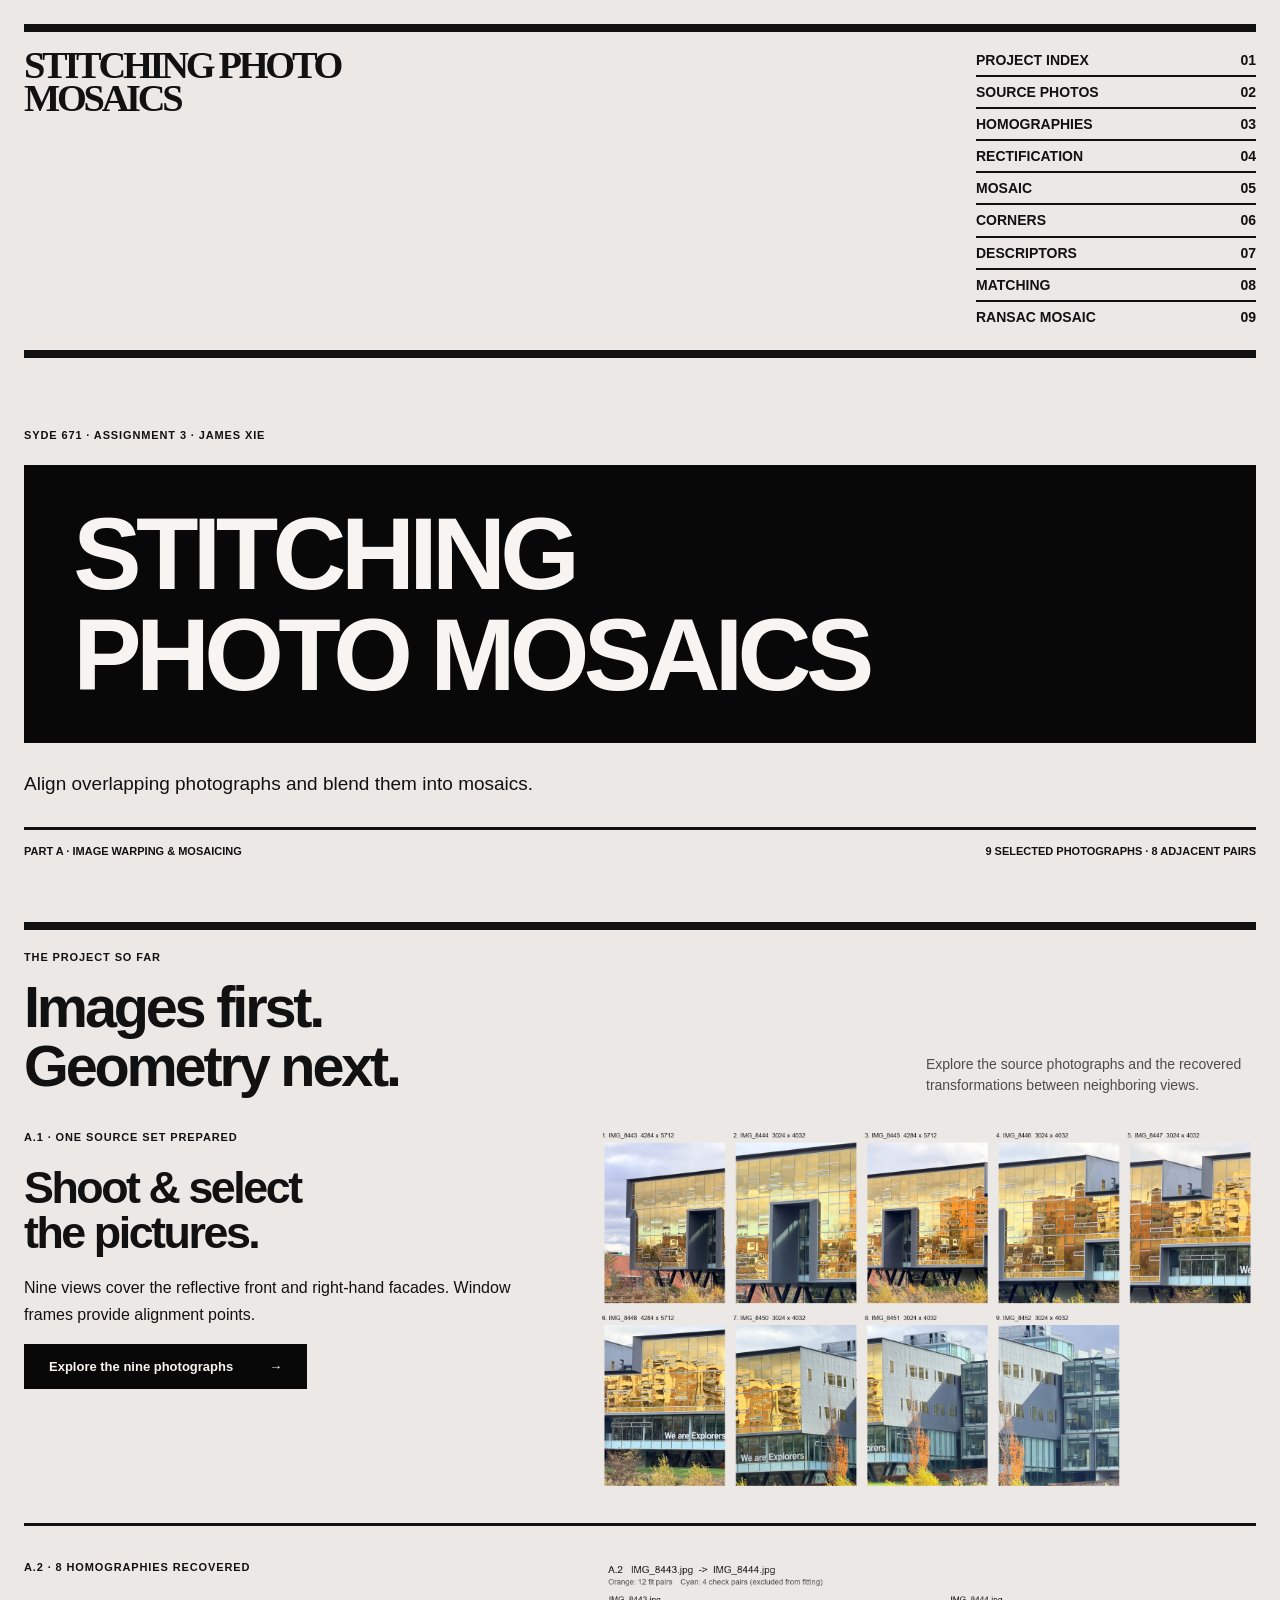
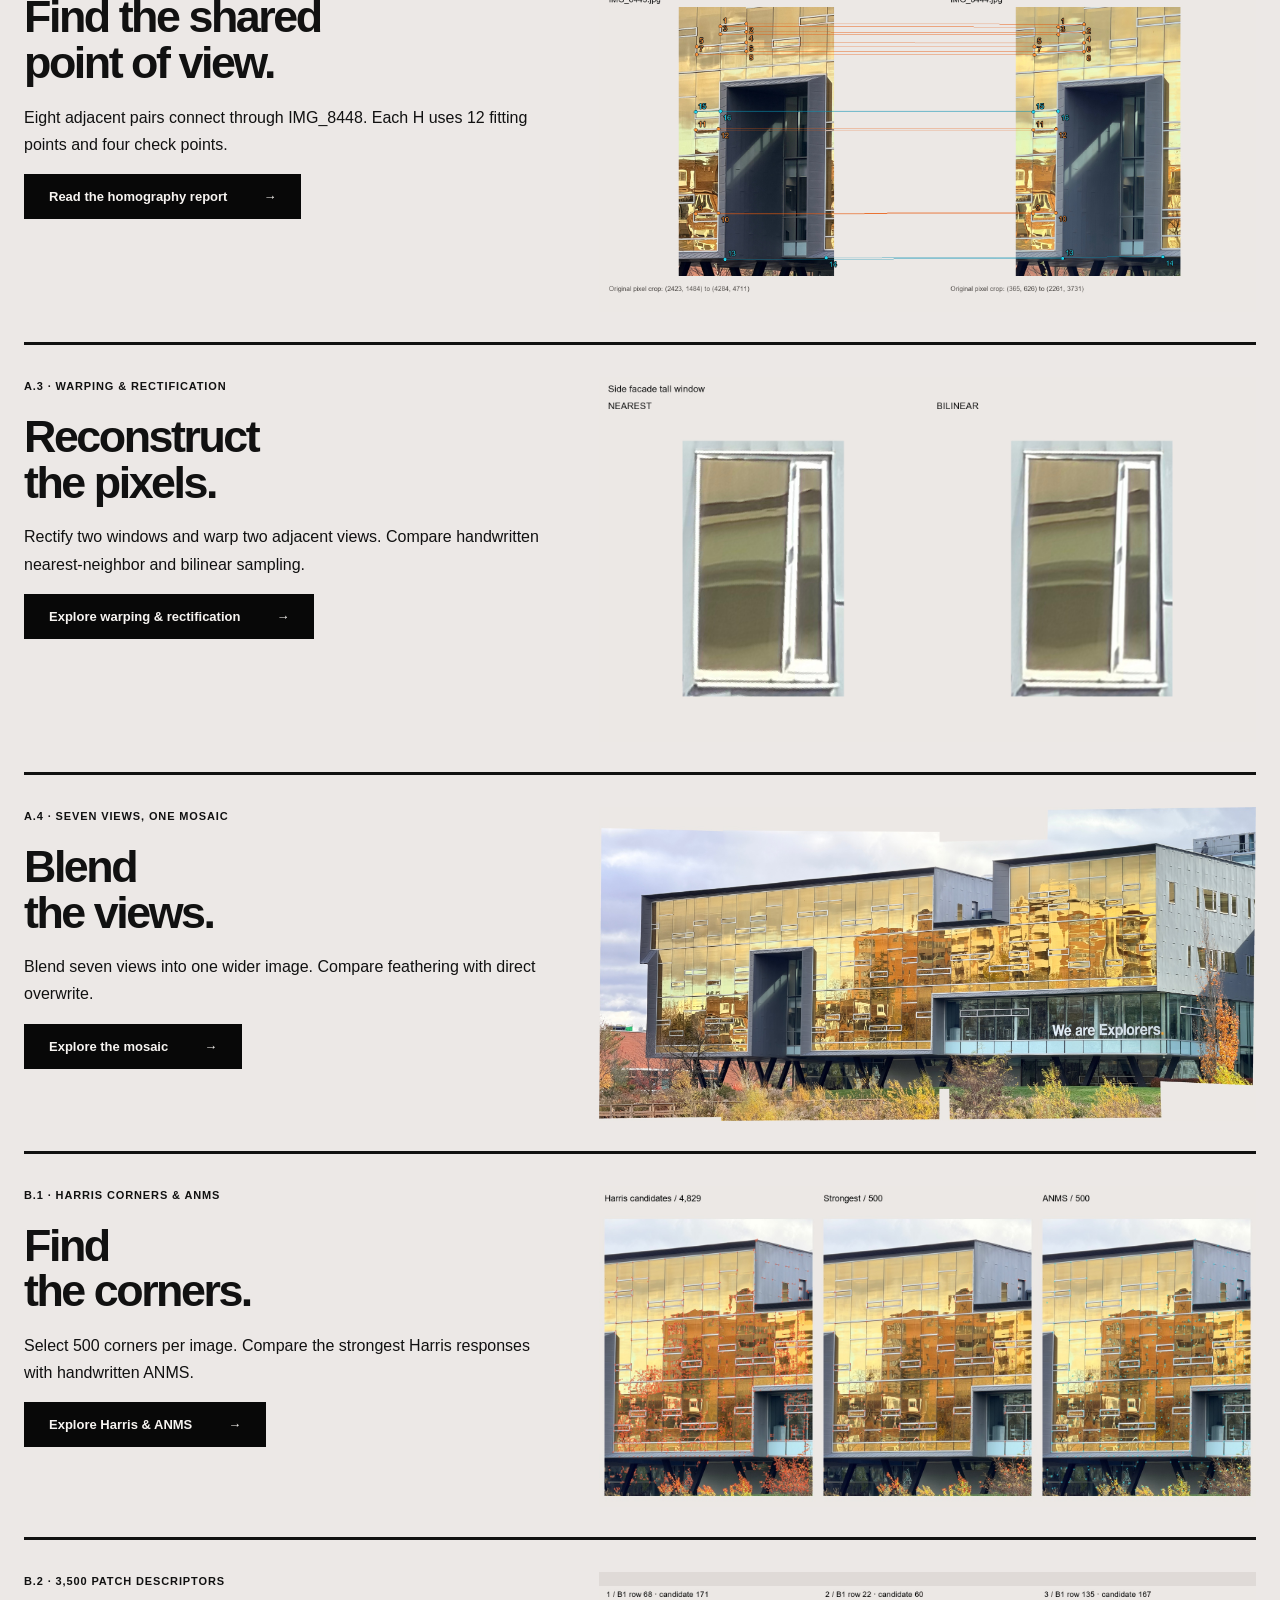
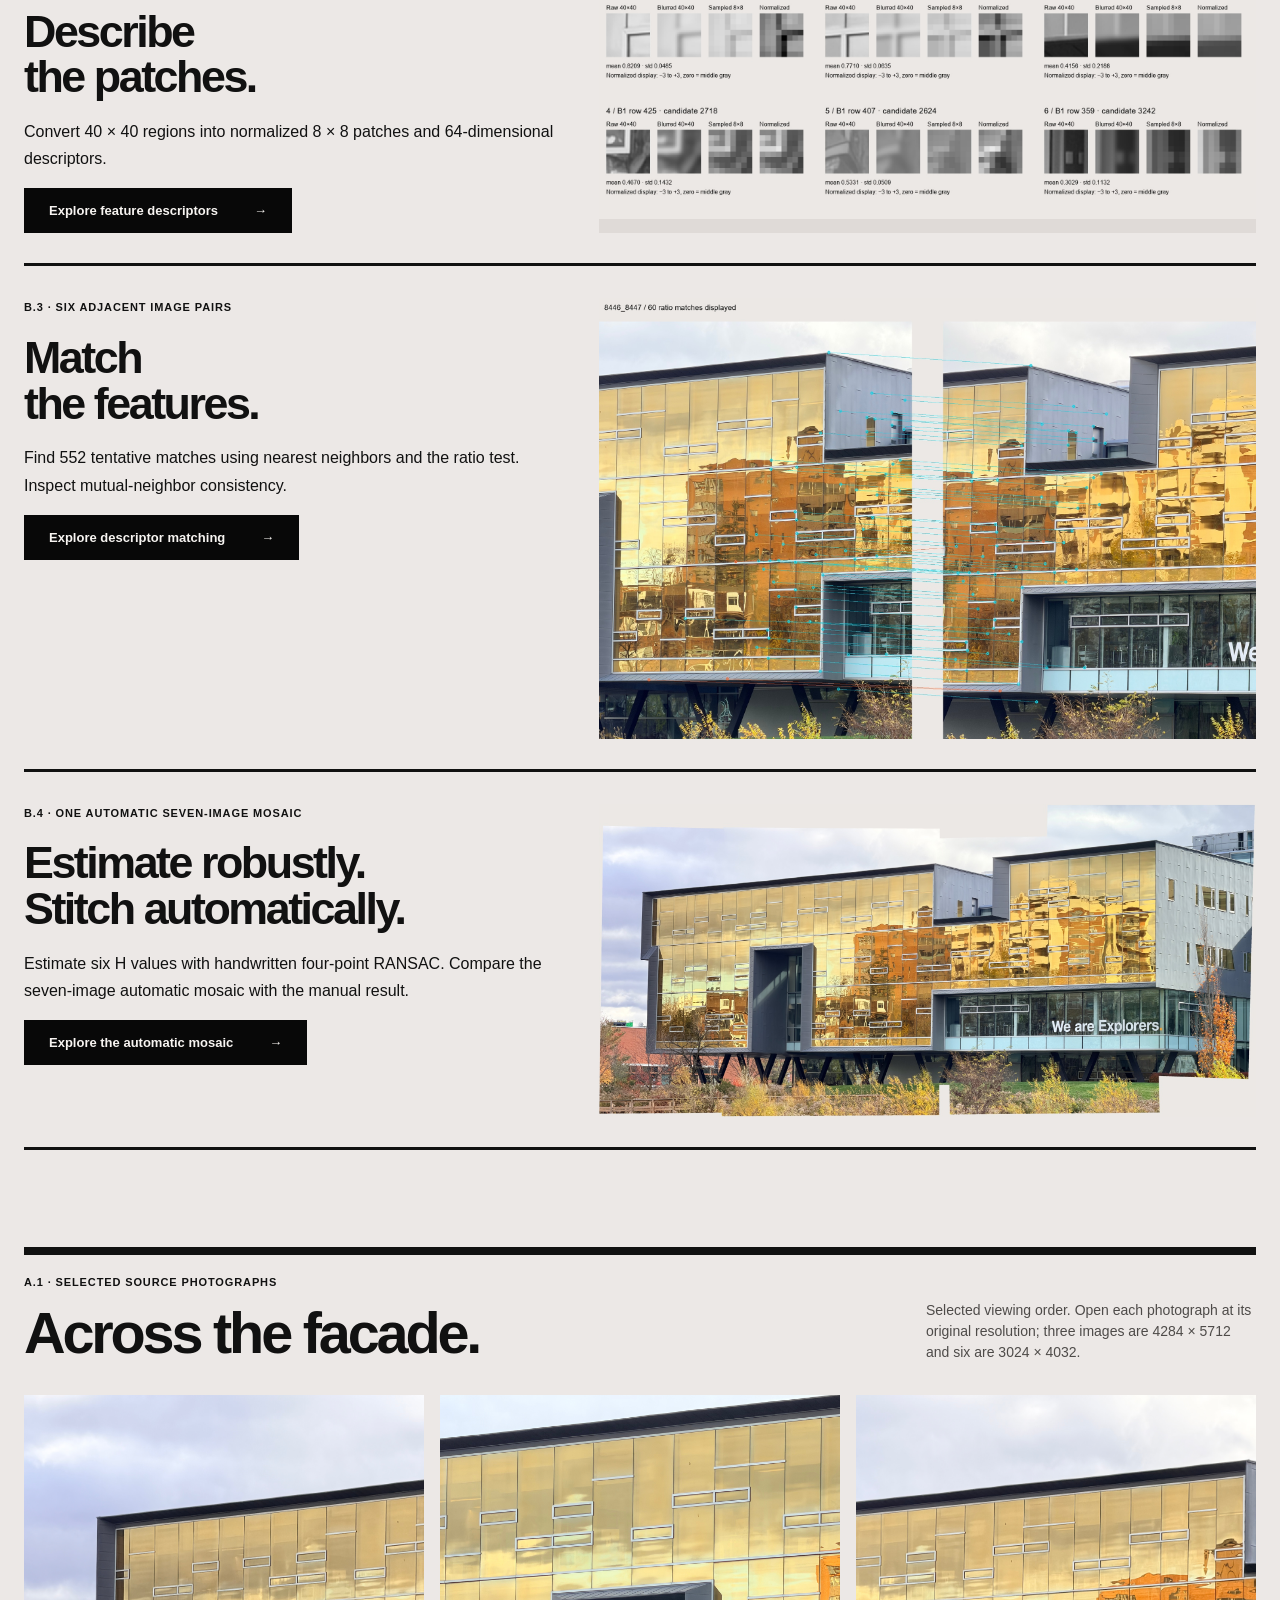
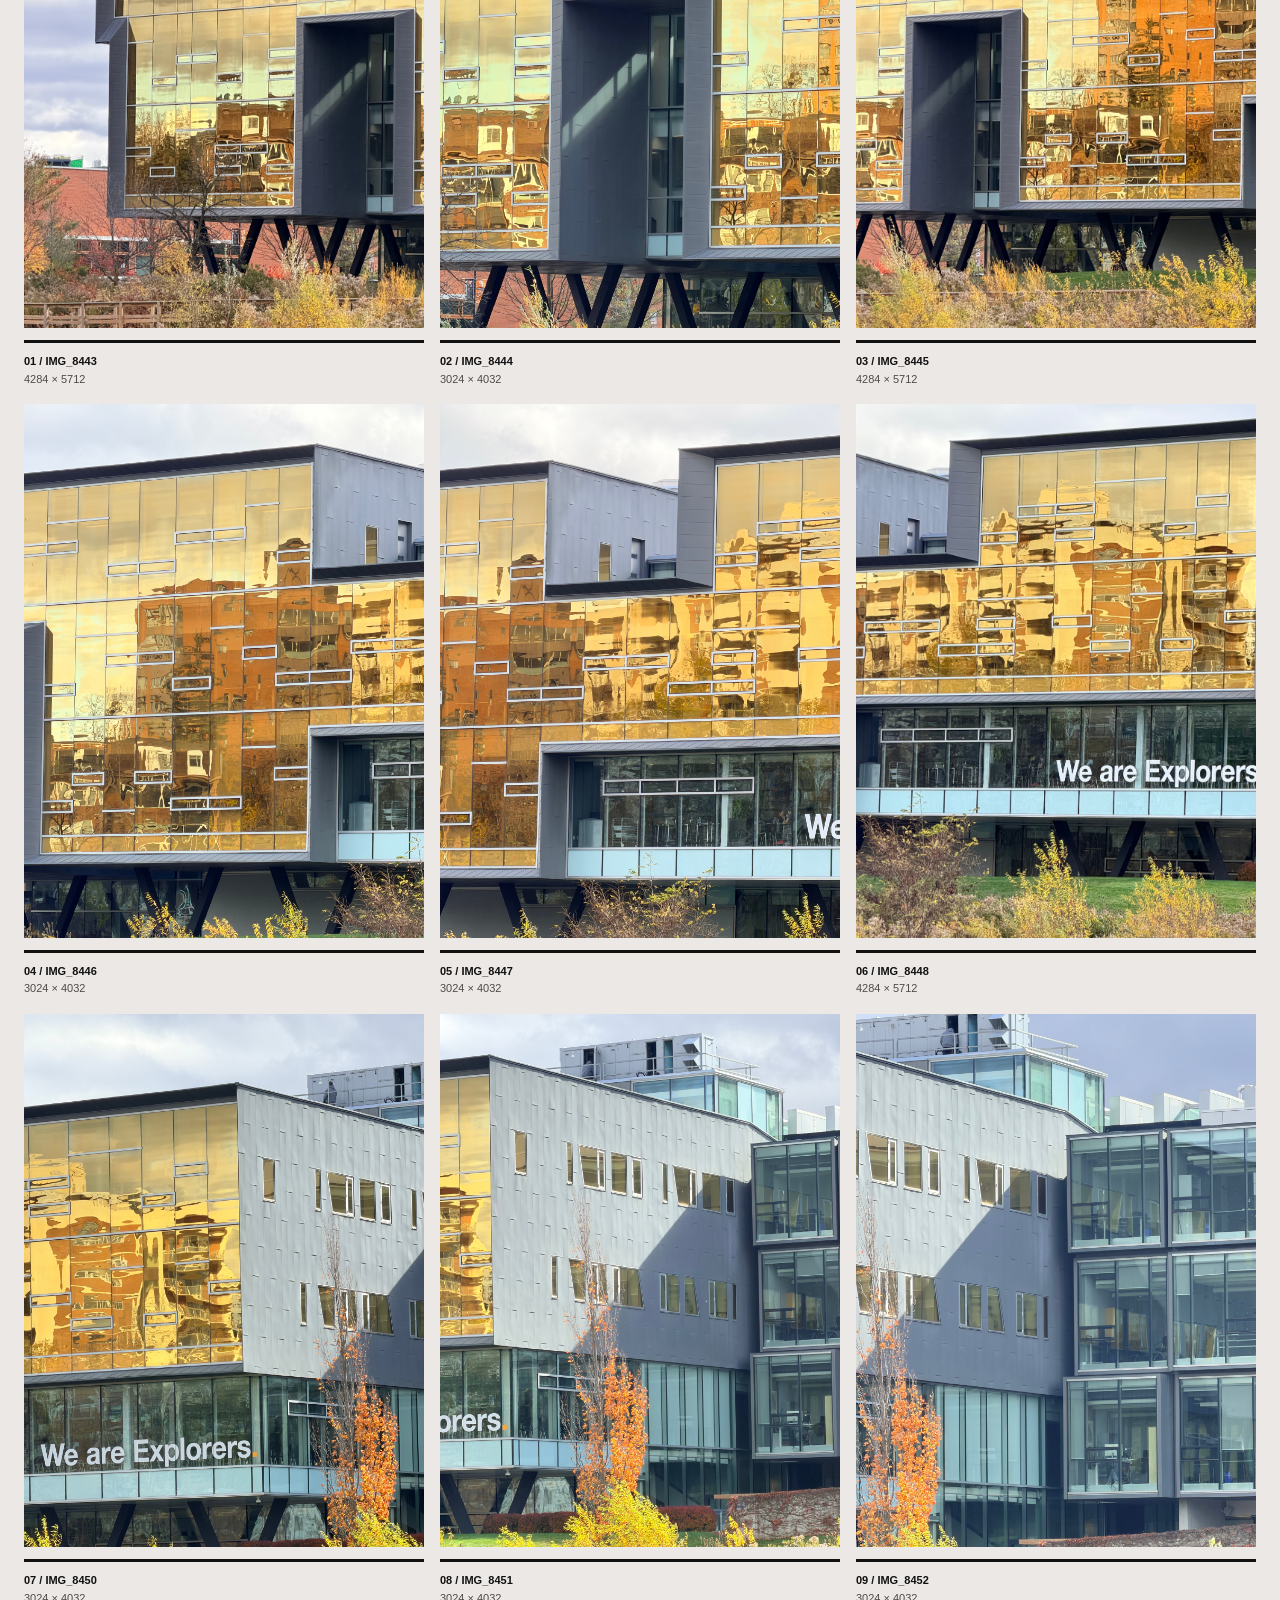
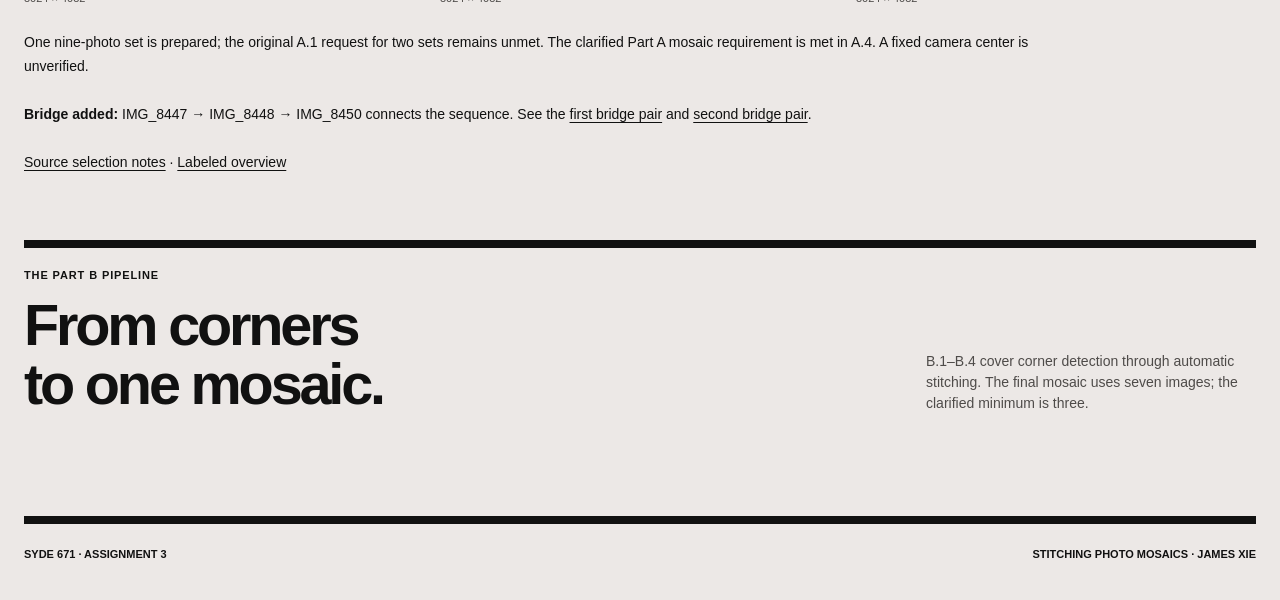
<file: index.html>
<!doctype html>
<html lang="en">
<head>
  <meta charset="utf-8">
  <meta name="viewport" content="width=device-width, initial-scale=1">
  <meta name="description" content="SYDE 671 Assignment 3: source photographs and handwritten homography recovery for stitching photo mosaics.">
  <title>Stitching Photo Mosaics · James Xie</title>
  <link rel="stylesheet" href="style.css">
</head>
<body>
<main class="shell">
  <header class="site-header">
    <a class="brand" href="index.html" aria-label="Stitching Photo Mosaics home">Stitching Photo<br>Mosaics</a>
    <nav class="header-nav" aria-label="Project navigation">
      <a href="#work">Project index <span>01</span></a>
      <a href="#a1">Source photos <span>02</span></a>
      <a href="A2/report.html">Homographies <span>03</span></a>
      <a href="A3/report.html">Rectification <span>04</span></a>
      <a href="A4/report.html">Mosaic <span>05</span></a>
      <a href="B1/report.html">Corners <span>06</span></a>
      <a href="B2/report.html">Descriptors <span>07</span></a>
      <a href="B3/report.html">Matching <span>08</span></a>
      <a href="B4/report.html">RANSAC mosaic <span>09</span></a>
    </nav>
  </header>

  <section class="project-hero">
    <p class="eyebrow">SYDE 671 · Assignment 3 · James Xie</p>
    <h1>STITCHING<br>PHOTO MOSAICS</h1>
    <p class="project-deck">Align overlapping photographs and blend them into mosaics.</p>
    <div class="project-hero-rule"><span>Part A · Image warping &amp; mosaicing</span><span>9 selected photographs · 8 adjacent pairs</span></div>
  </section>

  <section class="project-index" id="work" aria-labelledby="work-title">
    <div class="section-heading">
      <div><p class="eyebrow">The project so far</p><h2 id="work-title">Images first.<br>Geometry next.</h2></div>
      <p>Explore the source photographs and the recovered transformations between neighboring views.</p>
    </div>
    <article class="study-row">
      <div class="study-copy">
        <p class="eyebrow">A.1 · One source set prepared</p>
        <h3>Shoot &amp; select<br>the pictures.</h3>
        <p>Nine views cover the reflective front and right-hand facades. Window frames provide alignment points.</p>
        <a class="solid-link" href="#a1">Explore the nine photographs <span aria-hidden="true">→</span></a>
      </div>
      <a class="study-image" href="A1/selected_photos.jpg" aria-label="Open the labeled source-photo overview"><img src="A1/selected_photos.jpg" alt="Nine selected building photographs ordered from left to right" width="1800" height="1000"></a>
    </article>
    <article class="study-row">
      <div class="study-copy">
        <p class="eyebrow">A.2 · 8 homographies recovered</p>
        <h3>Find the shared<br>point of view.</h3>
        <p>Eight adjacent pairs connect through IMG_8448. Each H uses 12 fitting points and four check points.</p>
        <a class="solid-link" href="A2/report.html">Read the homography report <span aria-hidden="true">→</span></a>
      </div>
      <a class="study-image" href="A2/report.html#pair-8443_8444" aria-label="Inspect the first image pair"><img src="A2/figures/8443_8444_correspondences.jpg" alt="Numbered corresponding architectural points between two adjacent photographs" width="2000" height="1080" loading="lazy"></a>
    </article>
    <article class="study-row">
      <div class="study-copy"><p class="eyebrow">A.3 · Warping &amp; rectification</p><h3>Reconstruct<br>the pixels.</h3><p>Rectify two windows and warp two adjacent views. Compare handwritten nearest-neighbor and bilinear sampling.</p><a class="solid-link" href="A3/report.html">Explore warping &amp; rectification <span aria-hidden="true">→</span></a></div>
      <a class="study-image" href="A3/report.html#IMG_8451_rectification" aria-label="Inspect the side-window rectification"><img src="A3/figures/IMG_8451_rectification_comparison.jpg" alt="Nearest-neighbor and bilinear rectification of a real side-facade window" width="1800" height="1000" loading="lazy"></a>
    </article>
    <article class="study-row">
      <div class="study-copy"><p class="eyebrow">A.4 · Seven views, one mosaic</p><h3>Blend<br>the views.</h3><p>Blend seven views into one wider image. Compare feathering with direct overwrite.</p><a class="solid-link" href="A4/report.html">Explore the mosaic <span aria-hidden="true">→</span></a></div>
      <a class="study-image" href="A4/report.html#result" aria-label="Inspect the seven-image panorama"><img src="A4/figures/panorama.jpg" alt="Seven-image feathered panorama spanning the reflective building facade" loading="lazy"></a>
    </article>
    <article class="study-row">
      <div class="study-copy"><p class="eyebrow">B.1 · Harris corners &amp; ANMS</p><h3>Find<br>the corners.</h3><p>Select 500 corners per image. Compare the strongest Harris responses with handwritten ANMS.</p><a class="solid-link" href="B1/report.html">Explore Harris &amp; ANMS <span aria-hidden="true">→</span></a></div>
      <a class="study-image" href="B1/report.html#image-8446" aria-label="Compare Harris and ANMS on IMG 8446"><img src="B1/figures/IMG_8446_comparison.jpg" alt="Harris candidates, strongest 500 and ANMS 500 corner overlays" loading="lazy"></a>
    </article>
    <article class="study-row">
      <div class="study-copy"><p class="eyebrow">B.2 · 3,500 patch descriptors</p><h3>Describe<br>the patches.</h3><p>Convert 40 × 40 regions into normalized 8 × 8 patches and 64-dimensional descriptors.</p><a class="solid-link" href="B2/report.html">Explore feature descriptors <span aria-hidden="true">→</span></a></div>
      <a class="study-image" href="B2/report.html#image-8446" aria-label="Inspect descriptor examples from IMG 8446"><img src="B2/figures/IMG_8446_examples.jpg" alt="Raw 40 by 40, blurred, sampled 8 by 8 and normalized feature patches" loading="lazy"></a>
    </article>
    <article class="study-row">
      <div class="study-copy"><p class="eyebrow">B.3 · Six adjacent image pairs</p><h3>Match<br>the features.</h3><p>Find 552 tentative matches using nearest neighbors and the ratio test. Inspect mutual-neighbor consistency.</p><a class="solid-link" href="B3/report.html">Explore descriptor matching <span aria-hidden="true">→</span></a></div>
      <a class="study-image" href="B3/report.html#pair-8446_8447" aria-label="Inspect matches between IMG 8446 and IMG 8447"><img src="B3/figures/8446_8447_matches.jpg" alt="Descriptor-only feature match lines between two overlapping building photographs" loading="lazy"></a>
    </article>
    <article class="study-row">
      <div class="study-copy"><p class="eyebrow">B.4 · One automatic seven-image mosaic</p><h3>Estimate robustly.<br>Stitch automatically.</h3><p>Estimate six H values with handwritten four-point RANSAC. Compare the seven-image automatic mosaic with the manual result.</p><a class="solid-link" href="B4/report.html">Explore the automatic mosaic <span aria-hidden="true">→</span></a></div>
      <a class="study-image" href="B4/report.html#result" aria-label="Inspect the final automatic seven-image mosaic"><img src="B4/figures/automatic_mosaic.jpg" alt="Seven-image automatic mosaic generated using feature matching and RANSAC" loading="lazy"></a>
    </article>
  </section>

  <section class="photo-section" id="a1" aria-labelledby="photos-title">
    <div class="section-heading">
      <div><p class="eyebrow">A.1 · Selected source photographs</p><h2 id="photos-title">Across the facade.</h2></div>
      <p>Selected viewing order. Open each photograph at its original resolution; three images are 4284 × 5712 and six are 3024 × 4032.</p>
    </div>
    <div class="photo-grid">
      <figure><a href="A1/images/IMG_8443.jpg"><img src="A1/images/IMG_8443.jpg" alt="Selected building view 1, IMG_8443" width="4284" height="5712" loading="lazy"></a><figcaption>01 / IMG_8443<span>4284 × 5712</span></figcaption></figure>
      <figure><a href="A1/images/IMG_8444.jpg"><img src="A1/images/IMG_8444.jpg" alt="Selected building view 2, IMG_8444" width="3024" height="4032" loading="lazy"></a><figcaption>02 / IMG_8444<span>3024 × 4032</span></figcaption></figure>
      <figure><a href="A1/images/IMG_8445.jpg"><img src="A1/images/IMG_8445.jpg" alt="Selected building view 3, IMG_8445" width="4284" height="5712" loading="lazy"></a><figcaption>03 / IMG_8445<span>4284 × 5712</span></figcaption></figure>
      <figure><a href="A1/images/IMG_8446.jpg"><img src="A1/images/IMG_8446.jpg" alt="Selected building view 4, IMG_8446" width="3024" height="4032" loading="lazy"></a><figcaption>04 / IMG_8446<span>3024 × 4032</span></figcaption></figure>
      <figure><a href="A1/images/IMG_8447.jpg"><img src="A1/images/IMG_8447.jpg" alt="Selected building view 5, IMG_8447" width="3024" height="4032" loading="lazy"></a><figcaption>05 / IMG_8447<span>3024 × 4032</span></figcaption></figure>
      <figure><a href="A1/images/IMG_8448.jpg"><img src="A1/images/IMG_8448.jpg" alt="Selected building view 6, IMG_8448" width="4284" height="5712" loading="lazy"></a><figcaption>06 / IMG_8448<span>4284 × 5712</span></figcaption></figure>
      <figure><a href="A1/images/IMG_8450.jpg"><img src="A1/images/IMG_8450.jpg" alt="Selected building view 7, IMG_8450" width="3024" height="4032" loading="lazy"></a><figcaption>07 / IMG_8450<span>3024 × 4032</span></figcaption></figure>
      <figure><a href="A1/images/IMG_8451.jpg"><img src="A1/images/IMG_8451.jpg" alt="Selected building view 8, IMG_8451" width="3024" height="4032" loading="lazy"></a><figcaption>08 / IMG_8451<span>3024 × 4032</span></figcaption></figure>
      <figure><a href="A1/images/IMG_8452.jpg"><img src="A1/images/IMG_8452.jpg" alt="Selected building view 9, IMG_8452" width="3024" height="4032" loading="lazy"></a><figcaption>09 / IMG_8452<span>3024 × 4032</span></figcaption></figure>
    </div>
    <p class="source-note">One nine-photo set is prepared; the original A.1 request for two sets remains unmet. The clarified Part A mosaic requirement is met in A.4. A fixed camera center is unverified.</p>
    <p class="source-note"><strong>Bridge added:</strong> IMG_8447 → IMG_8448 → IMG_8450 connects the sequence. See the <a href="A2/report.html#pair-8447_8448">first bridge pair</a> and <a href="A2/report.html#pair-8448_8450">second bridge pair</a>.</p>
    <p class="source-note"><a href="A1/README.md">Source selection notes</a> · <a href="A1/selected_photos.jpg">Labeled overview</a></p>
  </section>

  <section class="upcoming" aria-labelledby="pipeline-title">
    <div class="section-heading"><div><p class="eyebrow">The Part B pipeline</p><h2 id="pipeline-title">From corners<br>to one mosaic.</h2></div><p>B.1–B.4 cover corner detection through automatic stitching. The final mosaic uses seven images; the clarified minimum is three.</p></div>
  </section>
  <footer class="site-footer"><span>SYDE 671 · Assignment 3</span><span>Stitching Photo Mosaics · James Xie</span></footer>
</main>
</body>
</html>
</file>
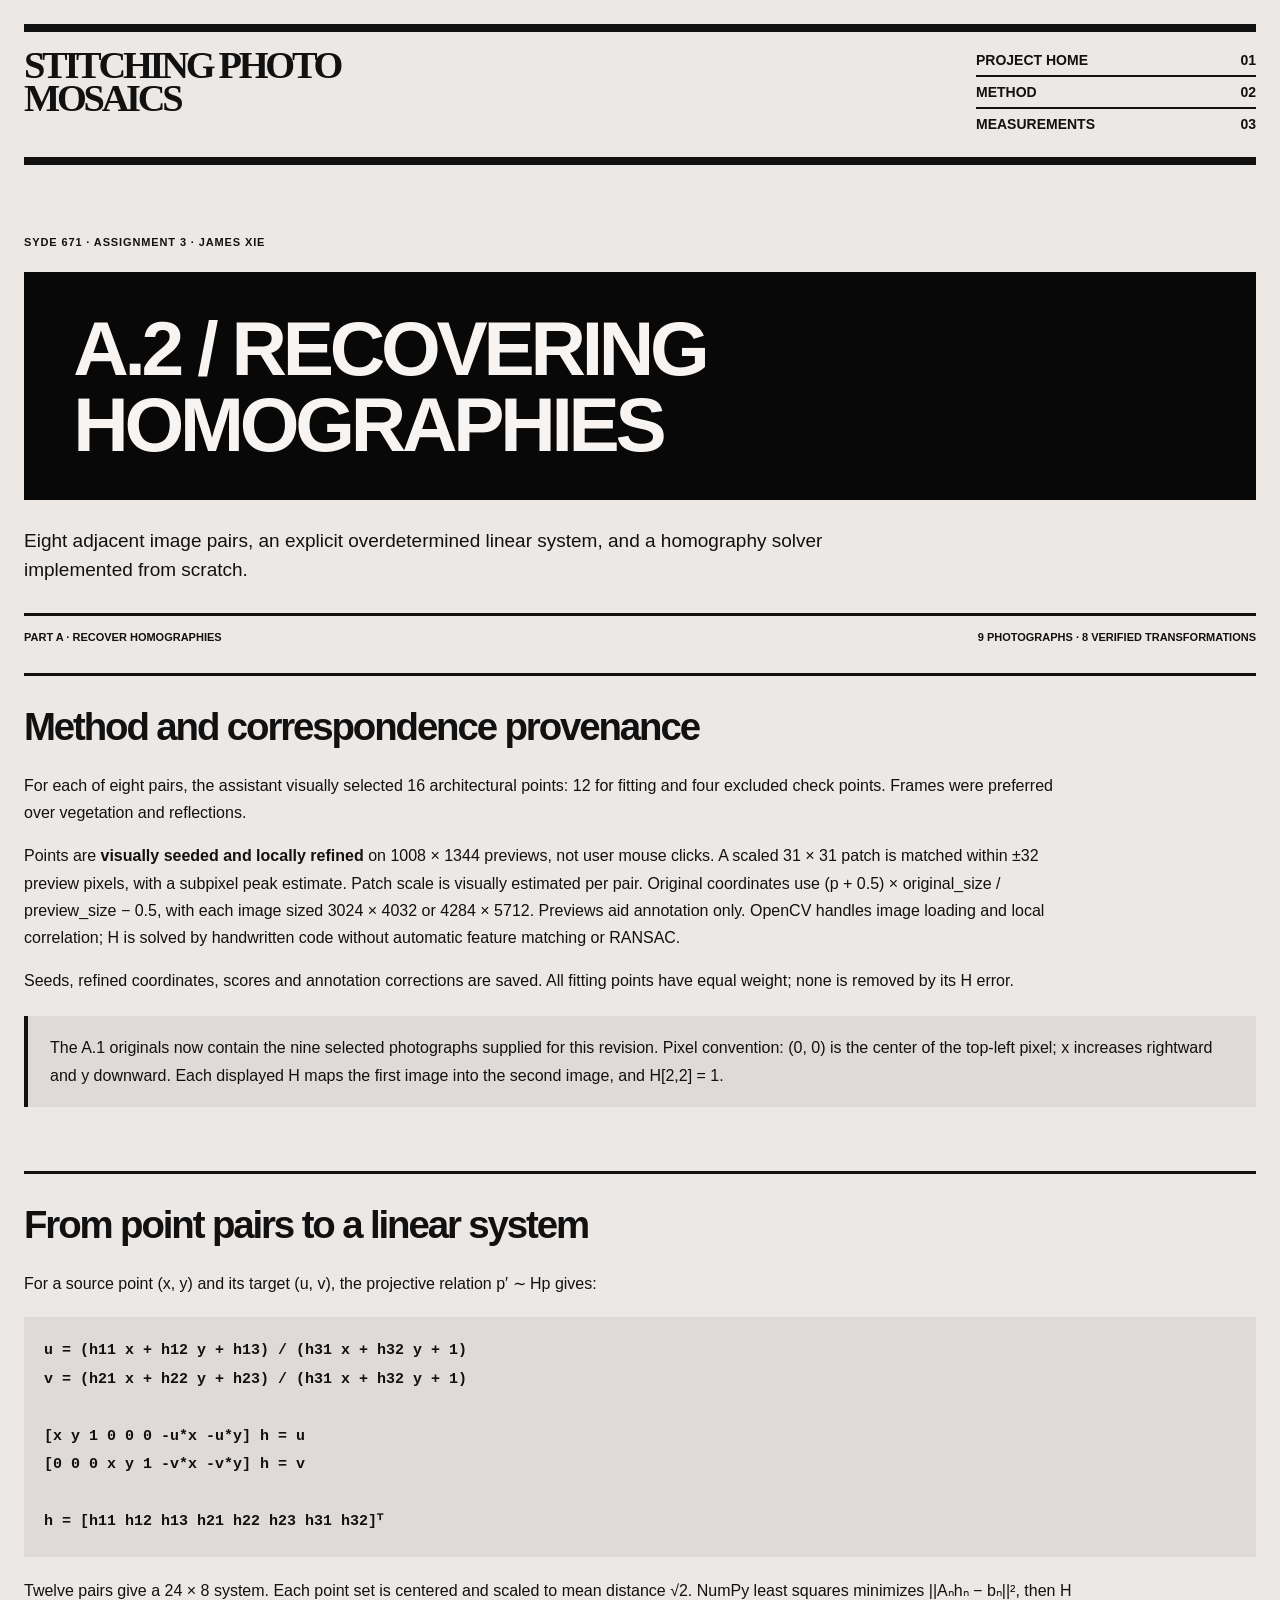
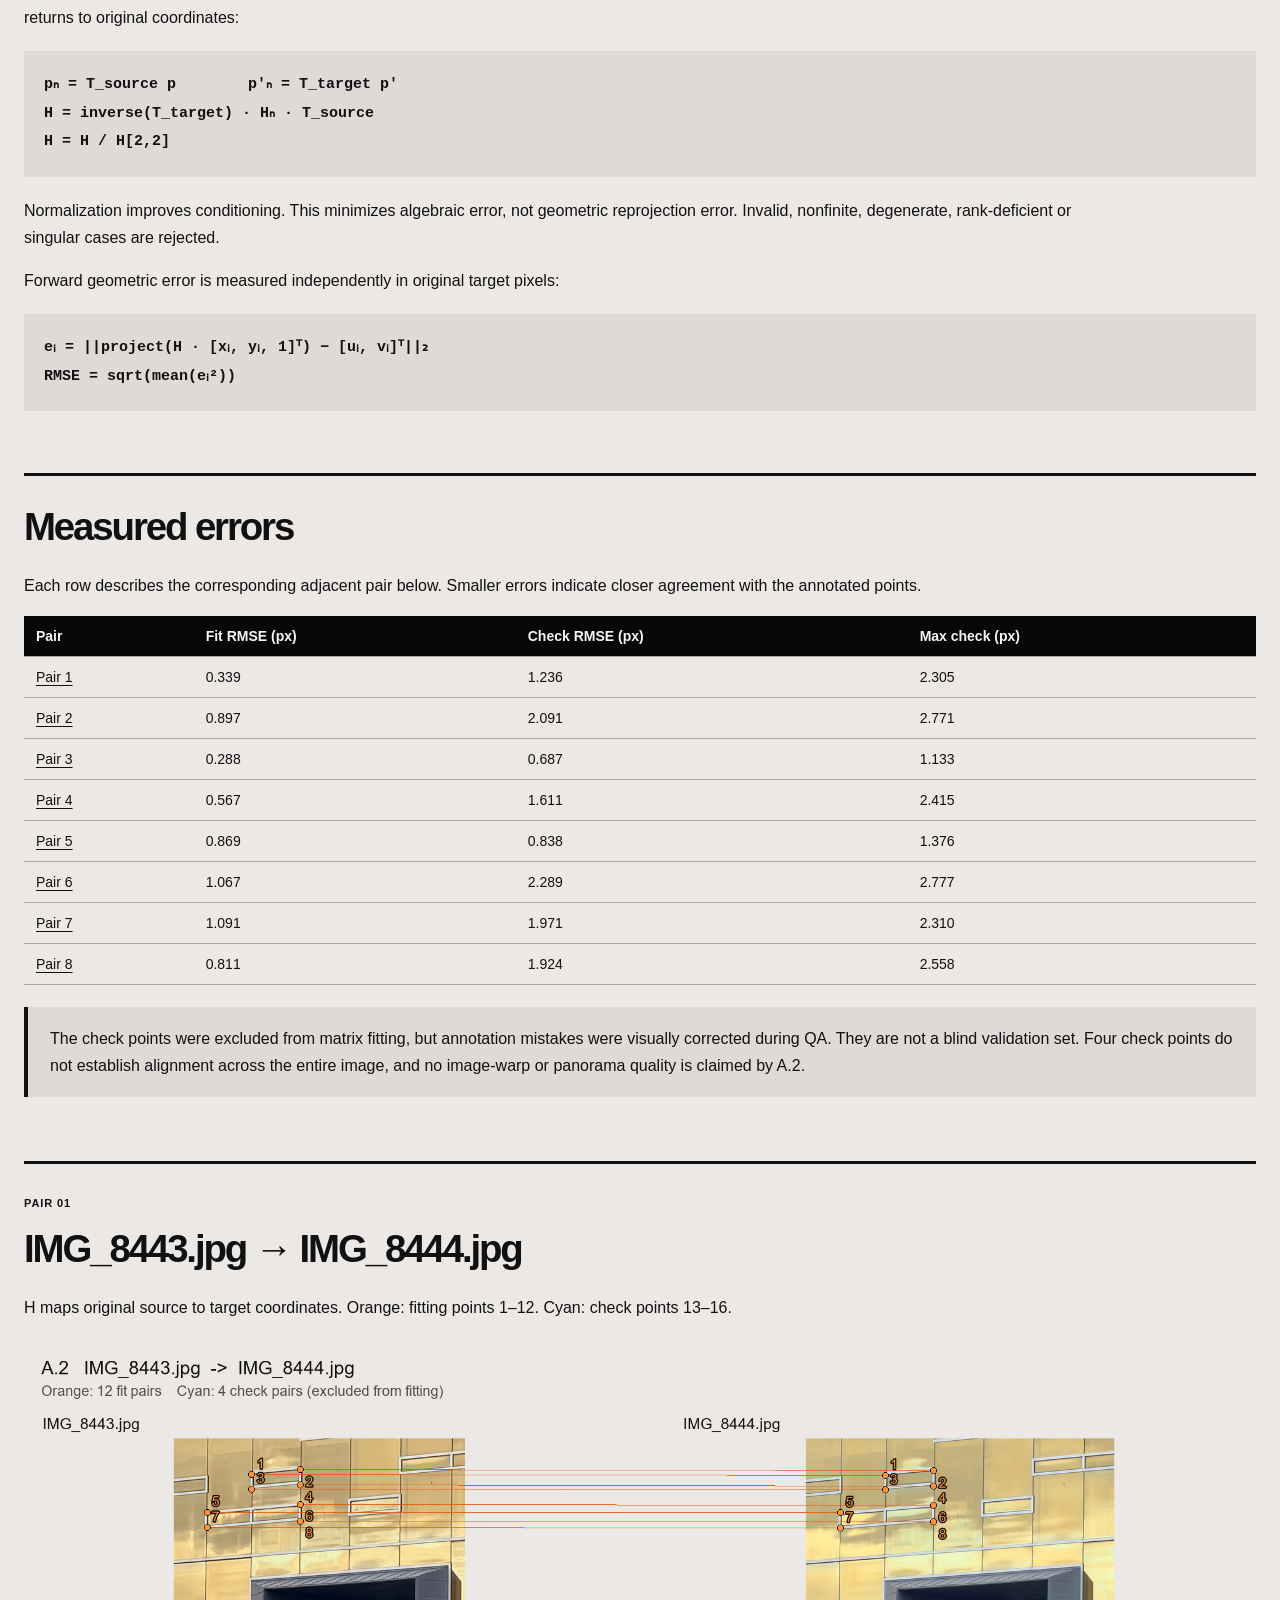
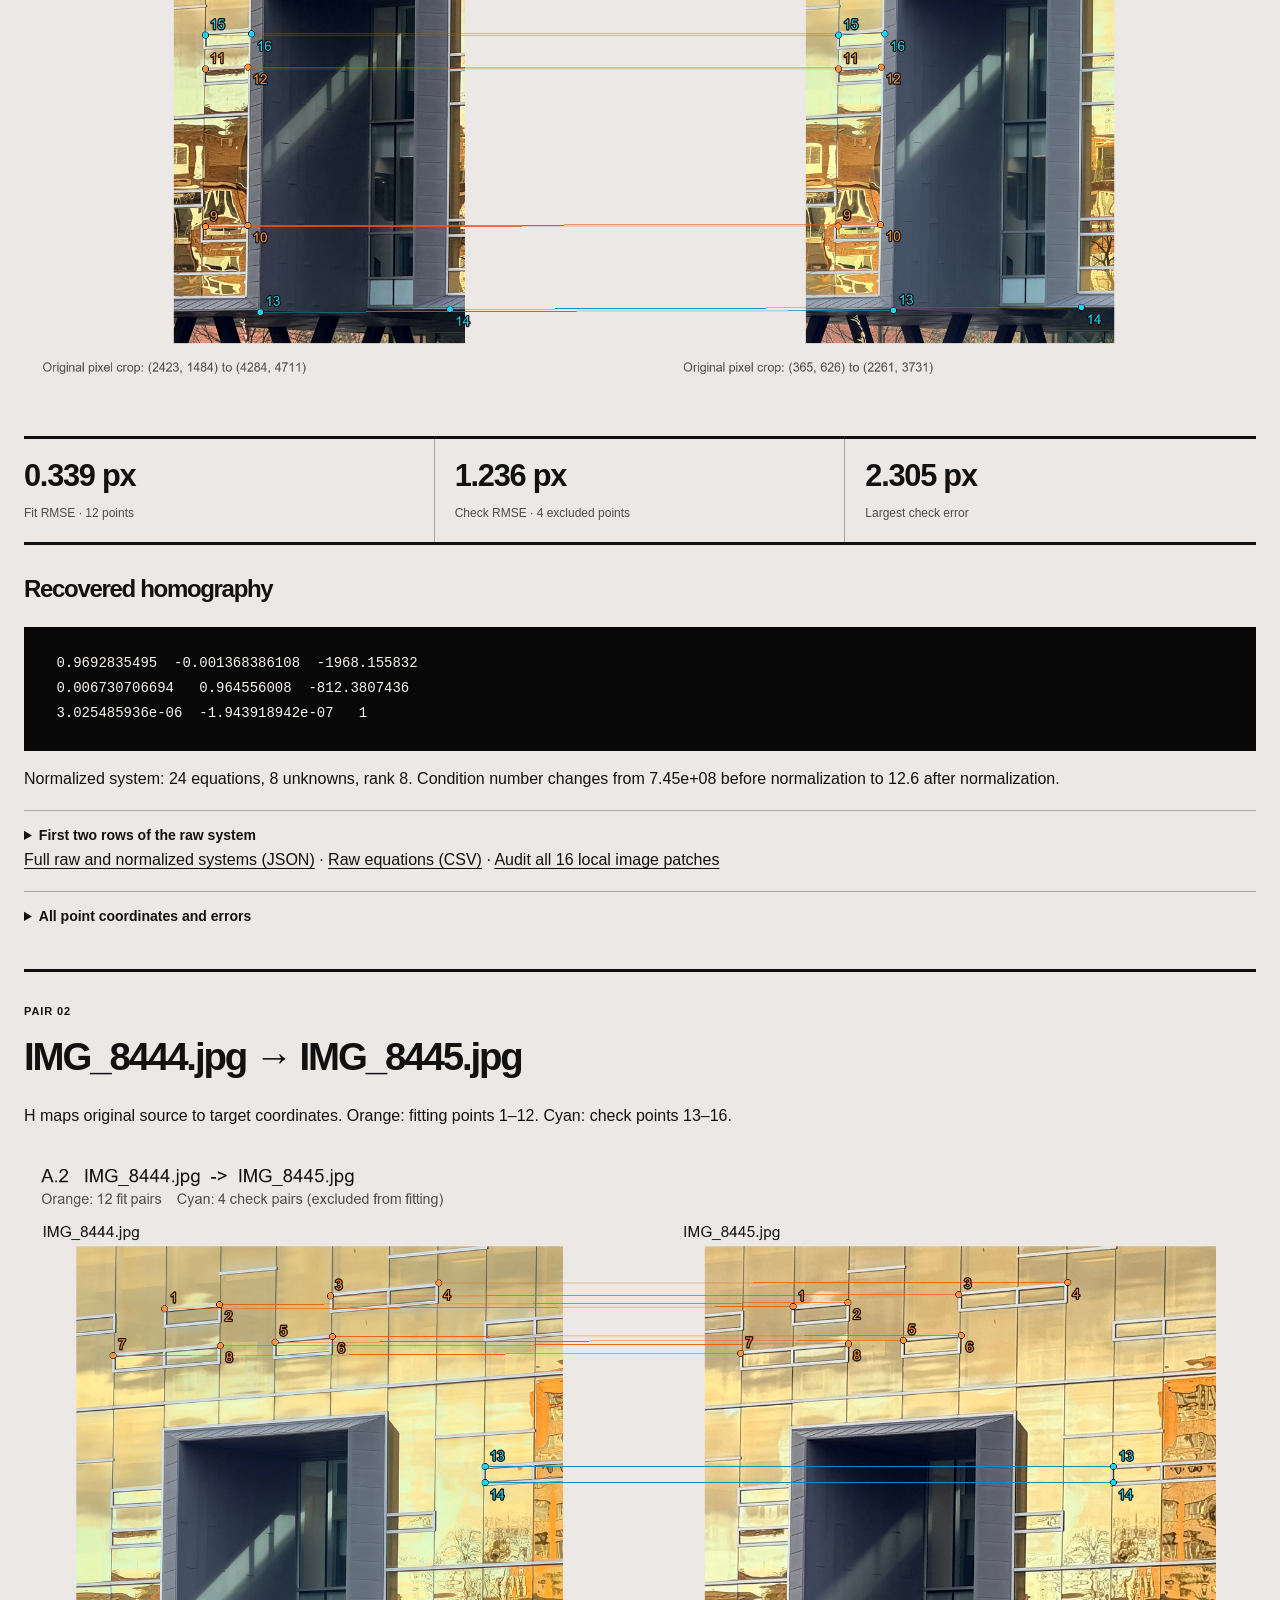
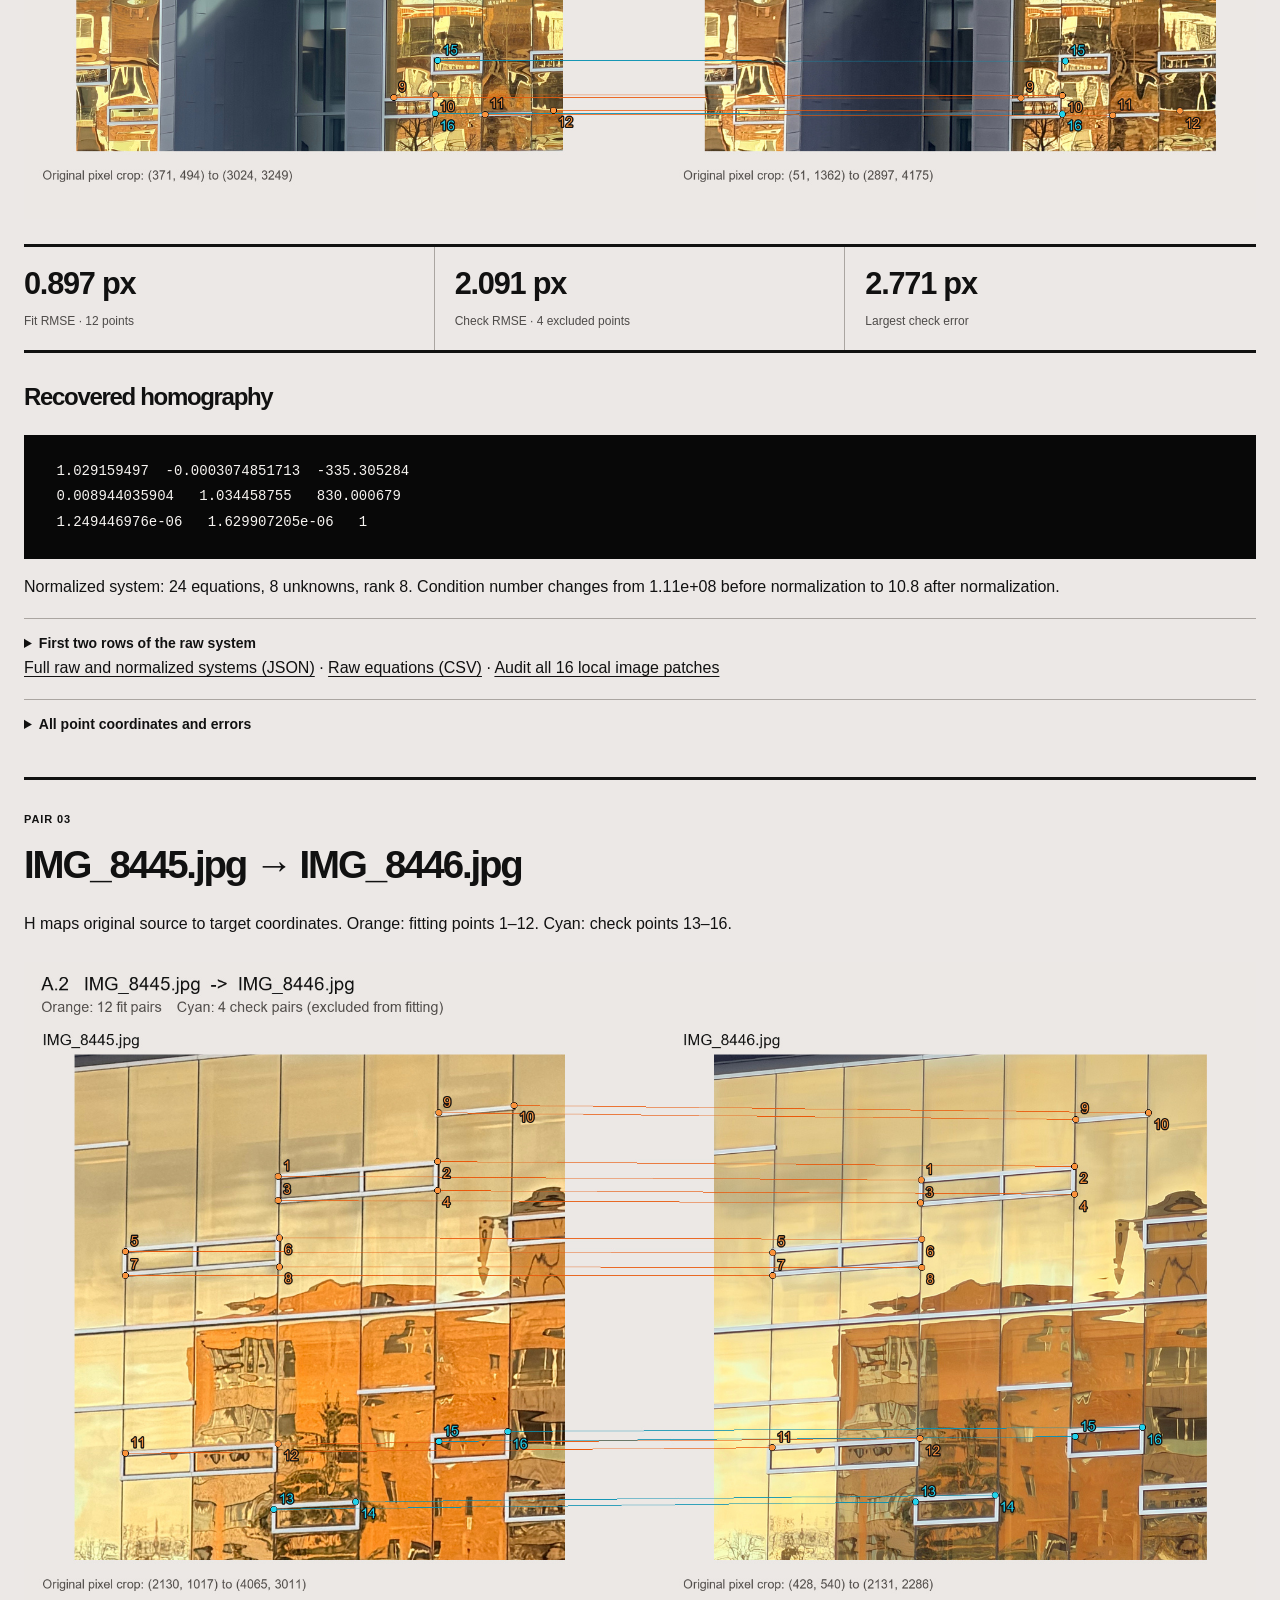
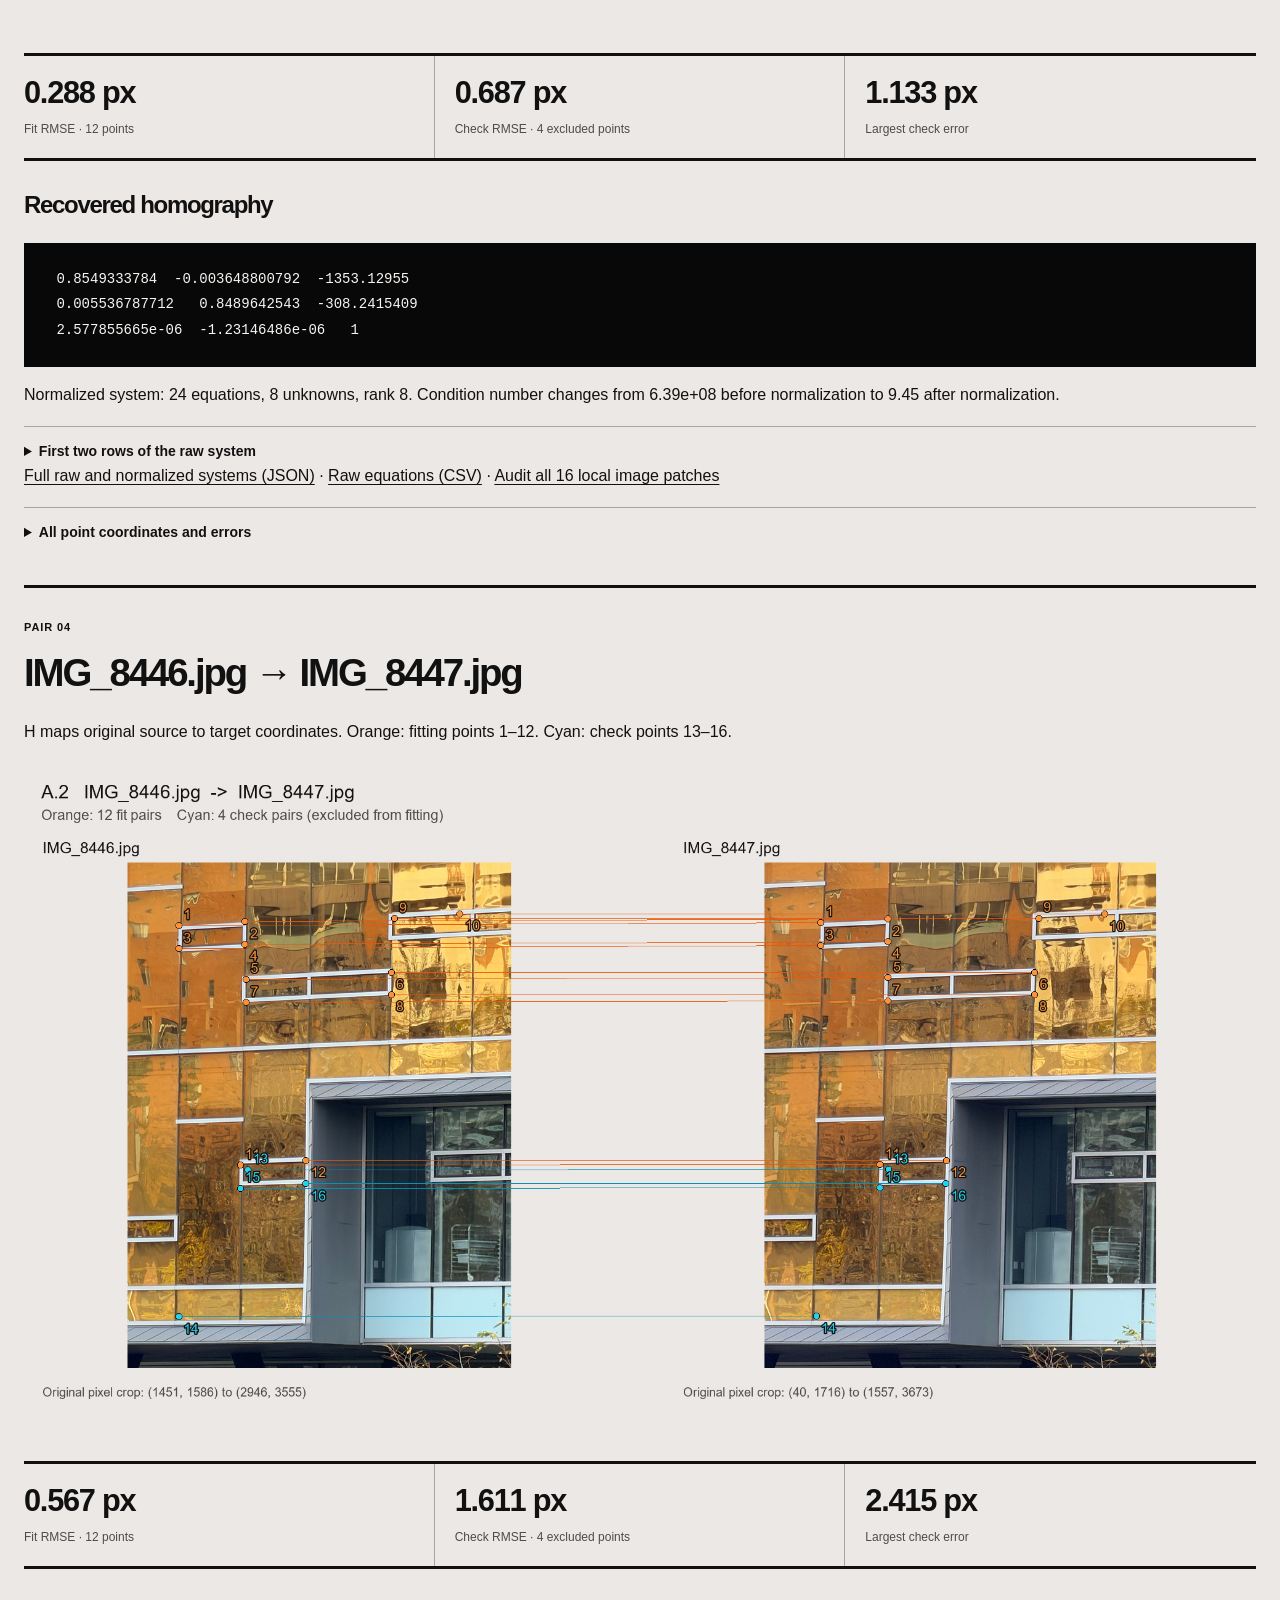
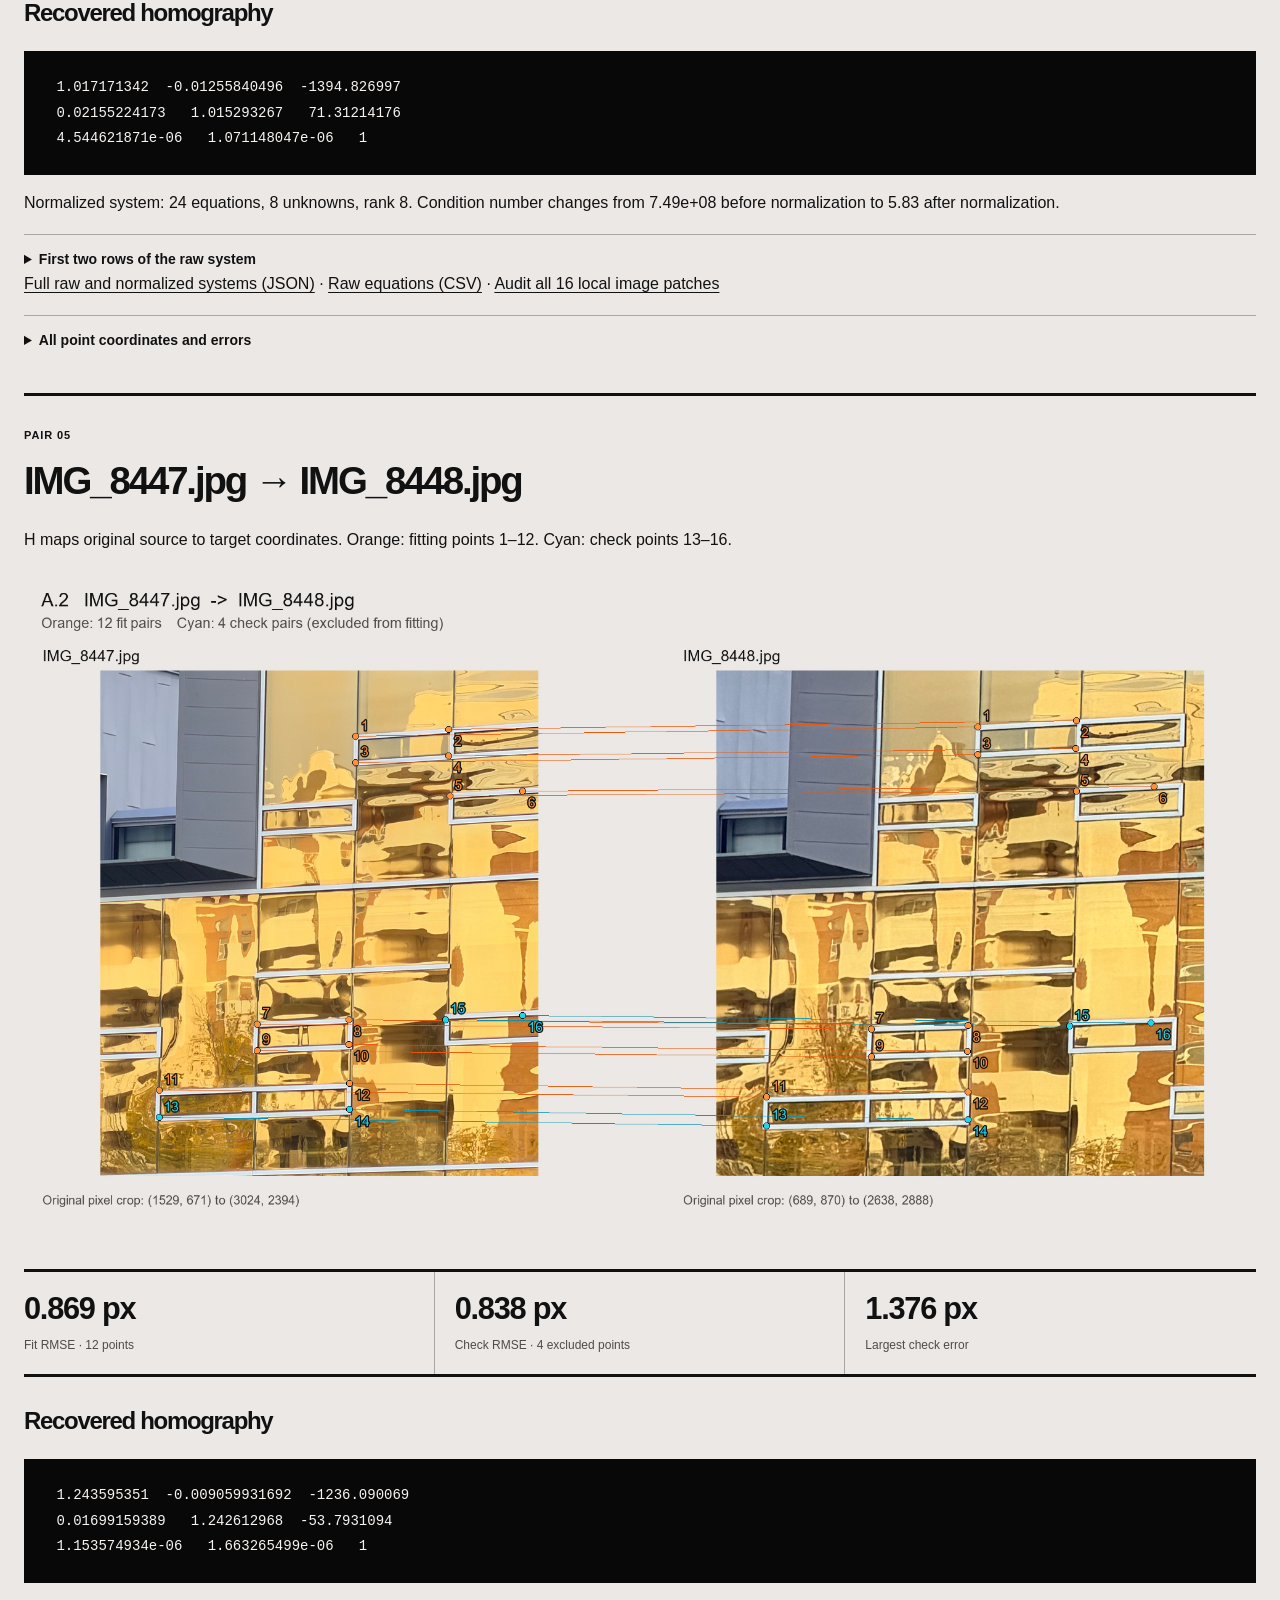
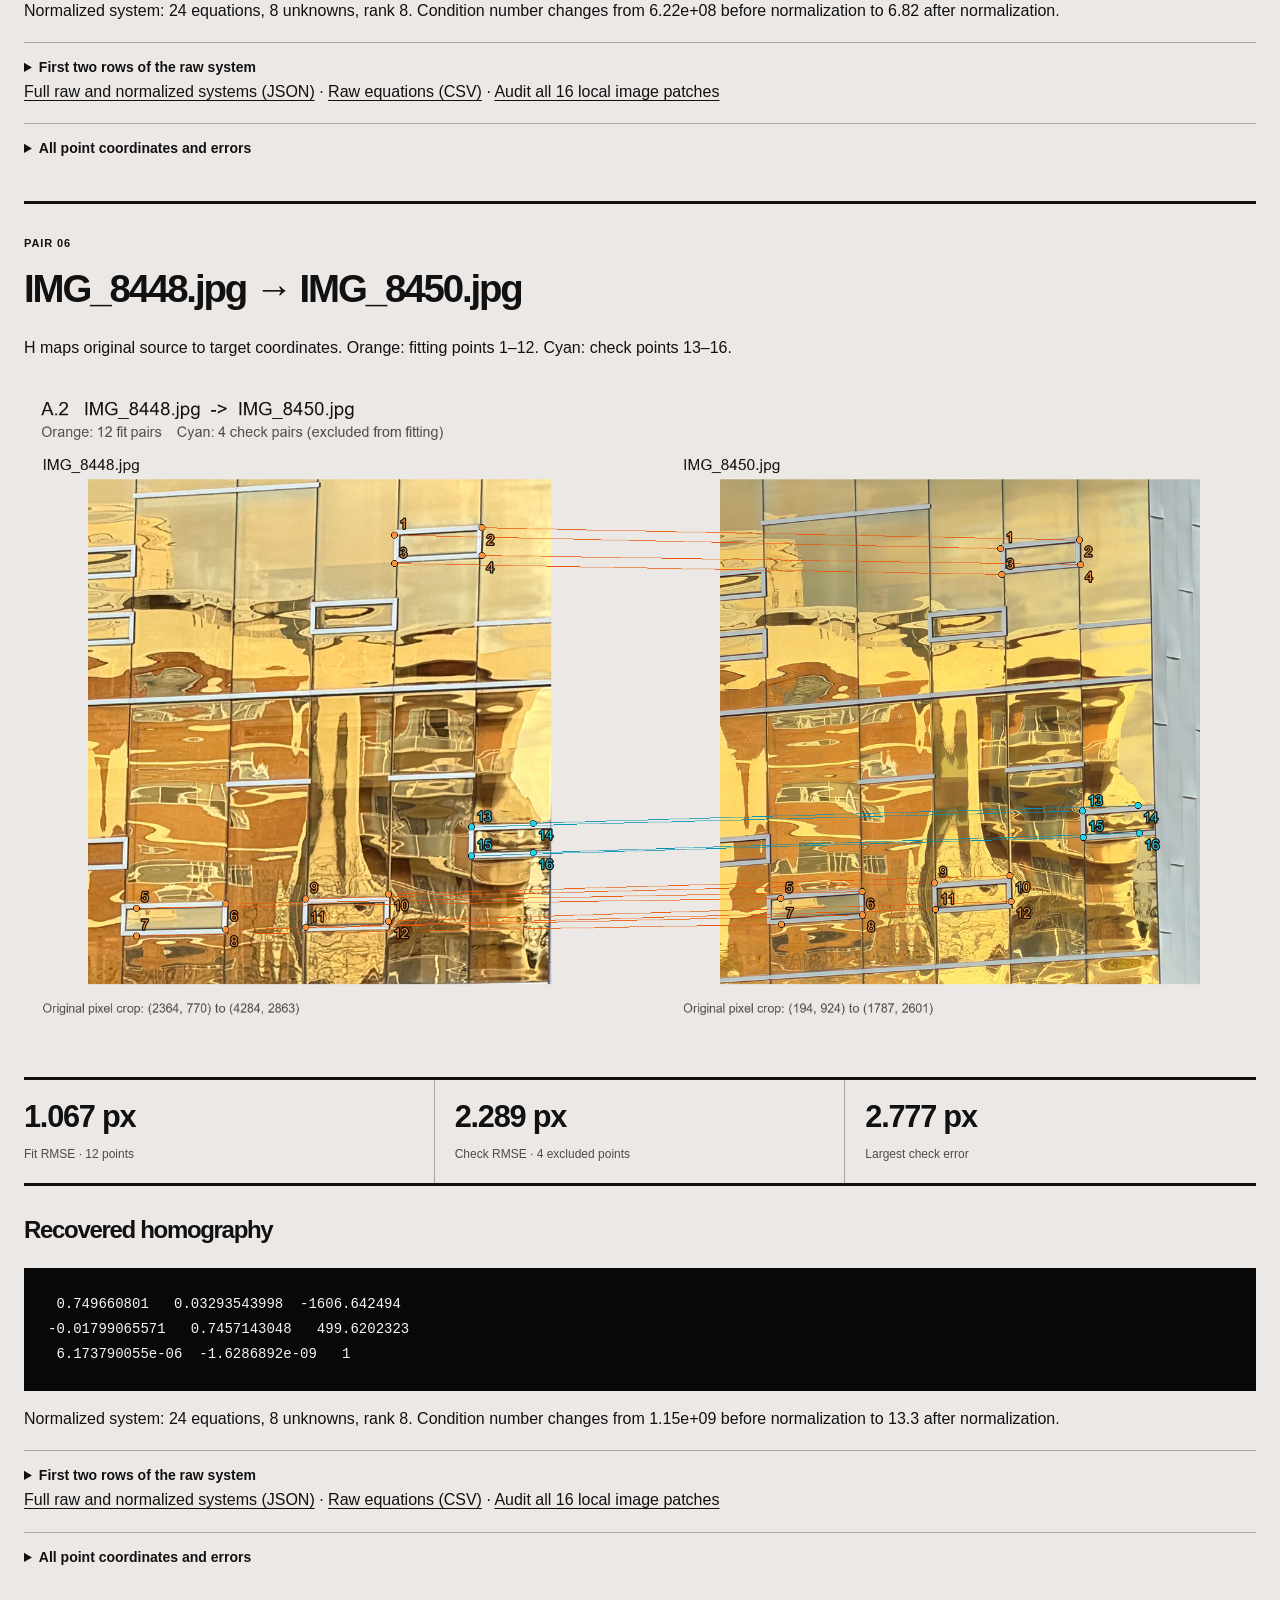
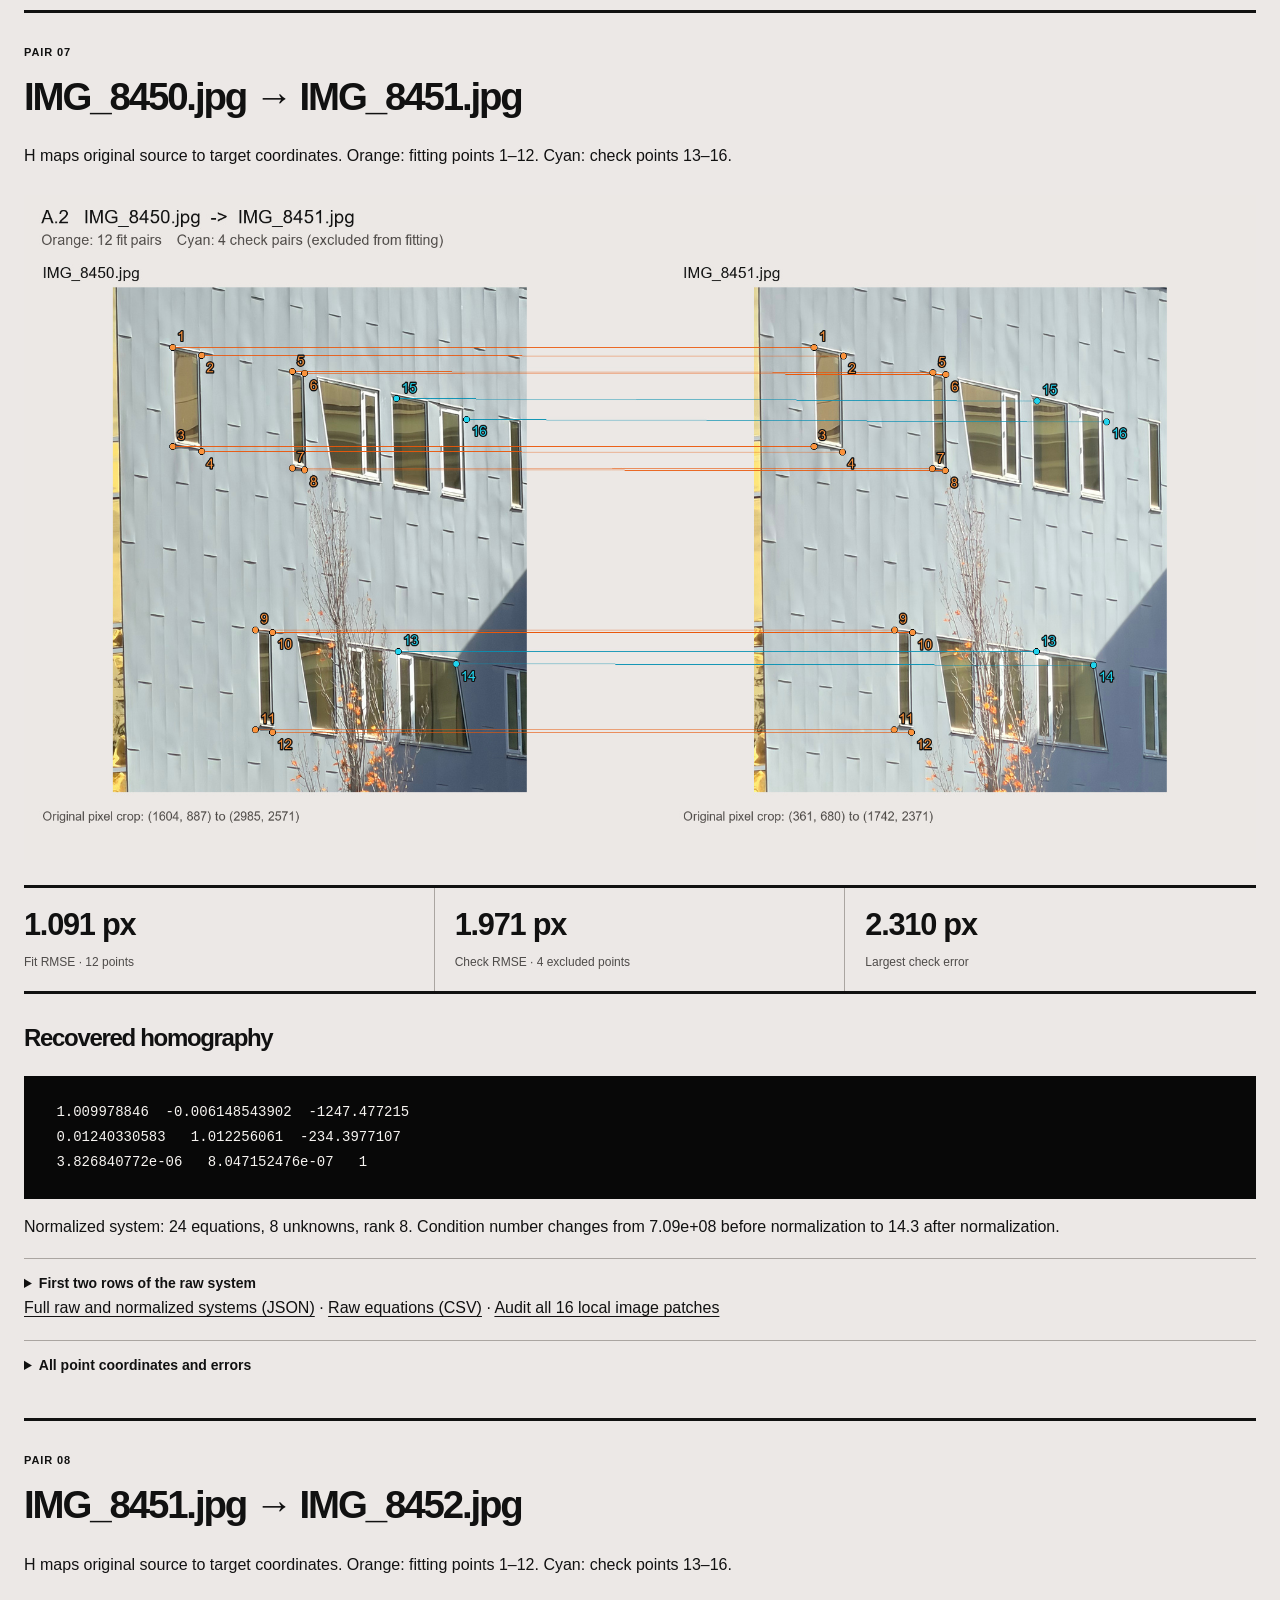
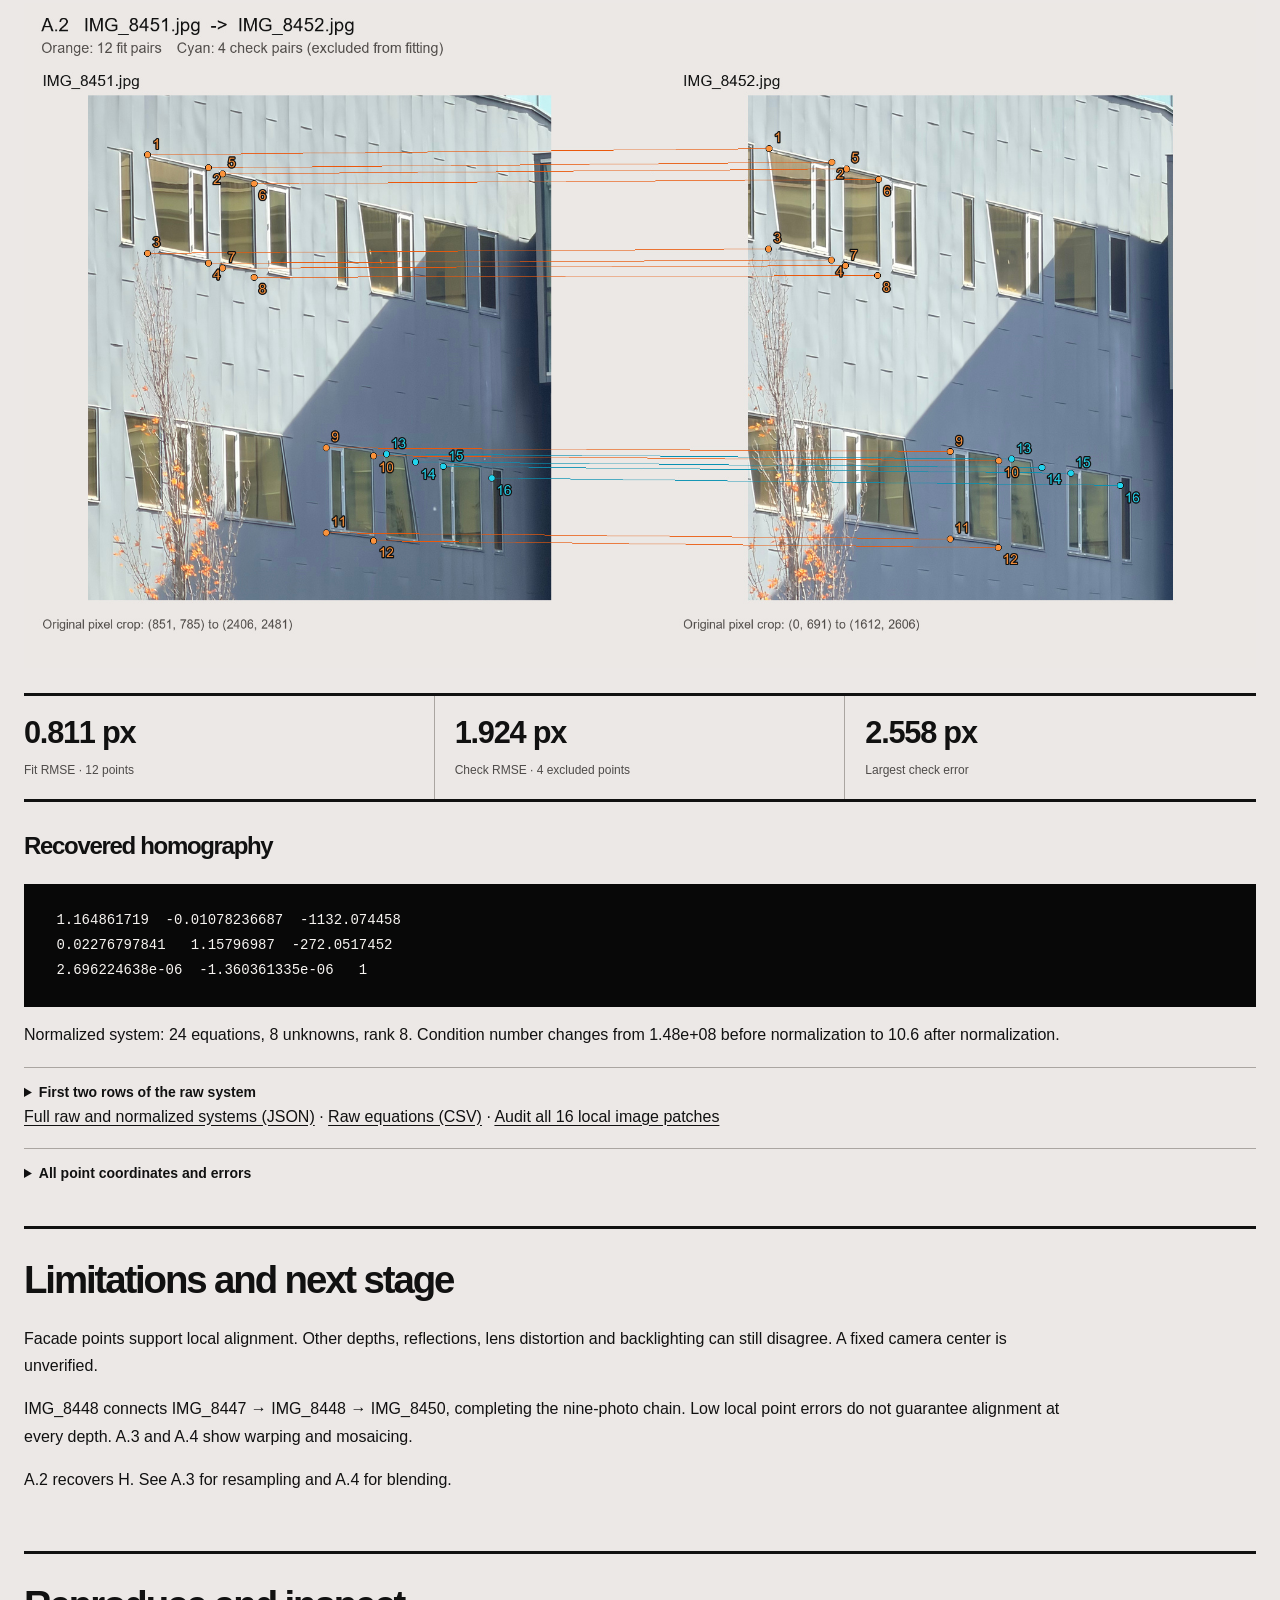
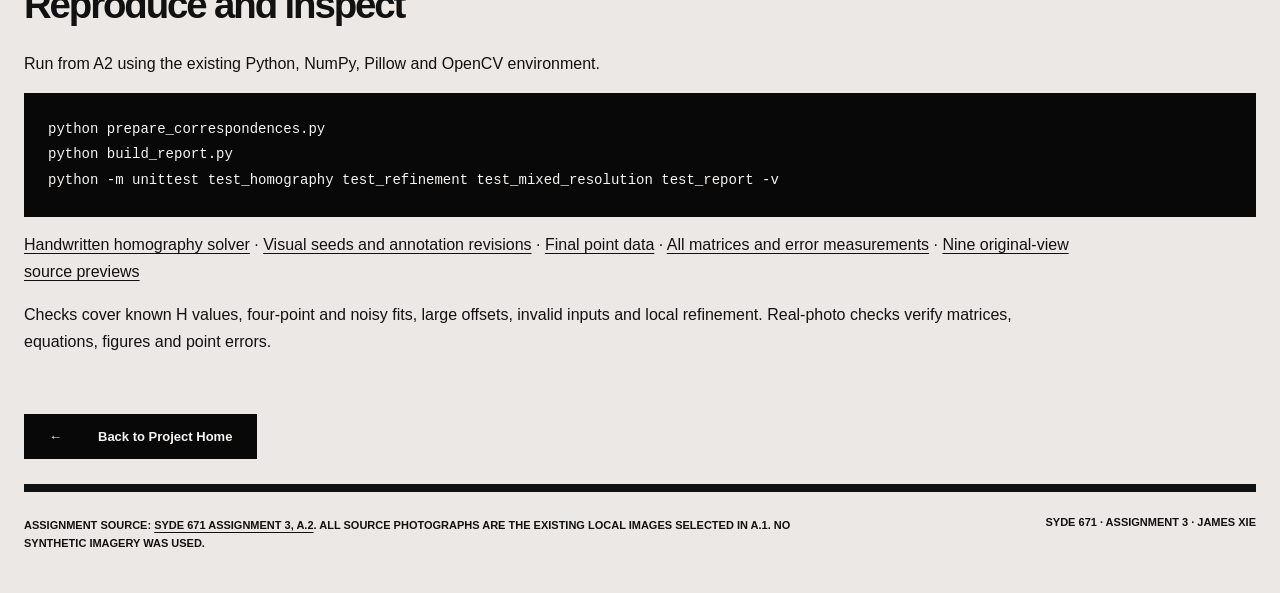
<file: A2/report.html>
<!doctype html><html lang="en"><head><meta charset="utf-8"><meta name="viewport" content="width=device-width,initial-scale=1"><title>A.2 · Recovering Homographies</title>
<link rel="stylesheet" href="../style.css"></head><body class="report-page"><main class="shell">
<header class="site-header"><a class="brand" href="../index.html" aria-label="Stitching Photo Mosaics home">Stitching Photo<br>Mosaics</a><nav class="header-nav" aria-label="Report navigation"><a href="../index.html">Project home <span>01</span></a><a href="#method">Method <span>02</span></a><a href="#results">Measurements <span>03</span></a></nav></header>
<section class="project-hero"><p class="eyebrow">SYDE 671 · Assignment 3 · James Xie</p><h1>A.2 / RECOVERING<br>HOMOGRAPHIES</h1><p class="project-deck">Eight adjacent image pairs, an explicit overdetermined linear system, and a homography solver implemented from scratch.</p><div class="project-hero-rule"><span>Part A · Recover homographies</span><span>9 photographs · 8 verified transformations</span></div></section>
<section class="report-section" id="method"><h2>Method and correspondence provenance</h2><p>For each of eight pairs, the assistant visually selected 16 architectural points: 12 for fitting and four excluded check points. Frames were preferred over vegetation and reflections.</p><p>Points are <strong>visually seeded and locally refined</strong> on 1008 × 1344 previews, not user mouse clicks. A scaled 31 × 31 patch is matched within ±32 preview pixels, with a subpixel peak estimate. Patch scale is visually estimated per pair. Original coordinates use (p + 0.5) × original_size / preview_size − 0.5, with each image sized 3024 × 4032 or 4284 × 5712. Previews aid annotation only. OpenCV handles image loading and local correlation; H is solved by handwritten code without automatic feature matching or RANSAC.</p><p>Seeds, refined coordinates, scores and annotation corrections are saved. All fitting points have equal weight; none is removed by its H error.</p><div class="note">The A.1 originals now contain the nine selected photographs supplied for this revision. Pixel convention: (0, 0) is the center of the top-left pixel; x increases rightward and y downward. Each displayed H maps the first image into the second image, and H[2,2] = 1.</div></section>
<section class="report-section"><h2>From point pairs to a linear system</h2><p>For a source point (x, y) and its target (u, v), the projective relation p′ ∼ Hp gives:</p><div class="formula">u = (h11 x + h12 y + h13) / (h31 x + h32 y + 1)
v = (h21 x + h22 y + h23) / (h31 x + h32 y + 1)

[x y 1 0 0 0 -u*x -u*y] h = u
[0 0 0 x y 1 -v*x -v*y] h = v

h = [h11 h12 h13 h21 h22 h23 h31 h32]ᵀ</div><p>Twelve pairs give a 24 × 8 system. Each point set is centered and scaled to mean distance √2. NumPy least squares minimizes ||Aₙhₙ − bₙ||², then H returns to original coordinates:</p><div class="formula">pₙ = T_source p        p′ₙ = T_target p′
H = inverse(T_target) · Hₙ · T_source
H = H / H[2,2]</div><p>Normalization improves conditioning. This minimizes algebraic error, not geometric reprojection error. Invalid, nonfinite, degenerate, rank-deficient or singular cases are rejected.</p><p>Forward geometric error is measured independently in original target pixels:</p><div class="formula">eᵢ = ||project(H · [xᵢ, yᵢ, 1]ᵀ) − [uᵢ, vᵢ]ᵀ||₂
RMSE = sqrt(mean(eᵢ²))</div></section>
<section class="report-section" id="results"><h2>Measured errors</h2><p>Each row describes the corresponding adjacent pair below. Smaller errors indicate closer agreement with the annotated points.</p><table><thead><tr><th>Pair</th><th>Fit RMSE (px)</th><th>Check RMSE (px)</th><th>Max check (px)</th></tr></thead><tbody><tr><td><a href='#pair-8443_8444'>Pair 1</a></td><td>0.339</td><td>1.236</td><td>2.305</td></tr><tr><td><a href='#pair-8444_8445'>Pair 2</a></td><td>0.897</td><td>2.091</td><td>2.771</td></tr><tr><td><a href='#pair-8445_8446'>Pair 3</a></td><td>0.288</td><td>0.687</td><td>1.133</td></tr><tr><td><a href='#pair-8446_8447'>Pair 4</a></td><td>0.567</td><td>1.611</td><td>2.415</td></tr><tr><td><a href='#pair-8447_8448'>Pair 5</a></td><td>0.869</td><td>0.838</td><td>1.376</td></tr><tr><td><a href='#pair-8448_8450'>Pair 6</a></td><td>1.067</td><td>2.289</td><td>2.777</td></tr><tr><td><a href='#pair-8450_8451'>Pair 7</a></td><td>1.091</td><td>1.971</td><td>2.310</td></tr><tr><td><a href='#pair-8451_8452'>Pair 8</a></td><td>0.811</td><td>1.924</td><td>2.558</td></tr></tbody></table><div class="warning">The check points were excluded from matrix fitting, but annotation mistakes were visually corrected during QA. They are not a blind validation set. Four check points do not establish alignment across the entire image, and no image-warp or panorama quality is claimed by A.2.</div></section><section class="report-section" id="pair-8443_8444">
<p class="eyebrow">PAIR 01</p><h2>IMG_8443.jpg → IMG_8444.jpg</h2>
<p>H maps original source to target coordinates. Orange: fitting points 1–12. Cyan: check points 13–16.</p>
<a href="figures/8443_8444_correspondences.jpg"><img src="figures/8443_8444_correspondences.jpg" alt="Numbered architectural correspondences for 8443_8444" loading="lazy"></a>
<div class="metrics"><div><strong>0.339 px</strong><span>Fit RMSE · 12 points</span></div><div><strong>1.236 px</strong><span>Check RMSE · 4 excluded points</span></div><div><strong>2.305 px</strong><span>Largest check error</span></div></div>
<h3>Recovered homography</h3><pre> 0.9692835495  -0.001368386108  -1968.155832
 0.006730706694   0.964556008  -812.3807436
 3.025485936e-06  -1.943918942e-07   1</pre>
<p>Normalized system: 24 equations, 8 unknowns, rank 8. Condition number changes from 7.45e+08 before normalization to 12.6 after normalization.</p>
<details><summary>First two rows of the raw system</summary><pre>2921.4  1714.4  1  0  0  0  -2.4943e+06  -1.4637e+06
0  0  0  2921.4  1714.4  1  -2.4933e+06  -1.4632e+06</pre><p>Right-hand side: 853.8047, 853.4664. The normalized system is solved; the raw system is shown for reference.</p></details>
<p><a href="equations/8443_8444.json">Full raw and normalized systems (JSON)</a> · <a href="equations/8443_8444_raw.csv">Raw equations (CSV)</a> · <a href="figures/8443_8444_patches.jpg">Audit all 16 local image patches</a></p>
<details><summary>All point coordinates and errors</summary><div class="scroll"><table><thead><tr><th>Point</th><th>Role</th><th>Source (x, y)</th><th>Target (u, v)</th><th>Error (px)</th><th>Local NCC</th></tr></thead><tbody><tr><td>1</td><td>fit</td><td>2921.38, 1714.38</td><td>853.80, 853.47</td><td>0.181</td><td>0.929</td></tr><tr><td>2</td><td>fit</td><td>3231.62, 1684.62</td><td>1150.98, 826.23</td><td>0.252</td><td>0.917</td></tr><tr><td>3</td><td>fit</td><td>2921.38, 1807.88</td><td>853.80, 943.32</td><td>0.245</td><td>0.916</td></tr><tr><td>4</td><td>fit</td><td>3231.62, 1782.38</td><td>1150.96, 919.93</td><td>0.056</td><td>0.897</td></tr><tr><td>5</td><td>fit</td><td>2636.62, 1956.62</td><td>580.07, 1084.17</td><td>0.394</td><td>0.867</td></tr><tr><td>6</td><td>fit</td><td>3231.62, 1905.62</td><td>1150.82, 1037.34</td><td>0.355</td><td>0.883</td></tr><tr><td>7</td><td>fit</td><td>2636.62, 2054.38</td><td>580.28, 1178.34</td><td>0.342</td><td>0.758</td></tr><tr><td>8</td><td>fit</td><td>3231.62, 2011.88</td><td>1150.67, 1139.89</td><td>0.648</td><td>0.895</td></tr><tr><td>9</td><td>fit</td><td>2623.88, 3966.88</td><td>565.51, 3010.14</td><td>0.204</td><td>0.927</td></tr><tr><td>10</td><td>fit</td><td>2895.88, 3958.38</td><td>826.58, 3001.15</td><td>0.172</td><td>0.909</td></tr><tr><td>11</td><td>fit</td><td>2623.88, 2959.62</td><td>567.40, 2044.79</td><td>0.524</td><td>0.937</td></tr><tr><td>12</td><td>fit</td><td>2895.88, 2946.88</td><td>828.02, 2032.66</td><td>0.237</td><td>0.956</td></tr><tr><td>13</td><td>check</td><td>2976.62, 4510.88</td><td>904.27, 3530.12</td><td>0.766</td><td>0.964</td></tr><tr><td>14</td><td>check</td><td>4187.88, 4493.88</td><td>2060.40, 3511.30</td><td>2.305</td><td>0.989</td></tr><tr><td>15</td><td>check</td><td>2623.88, 2742.88</td><td>567.39, 1837.49</td><td>0.276</td><td>0.922</td></tr><tr><td>16</td><td>check</td><td>2921.38, 2734.38</td><td>852.59, 1829.91</td><td>0.372</td><td>0.956</td></tr></tbody></table></div></details>
</section>
<section class="report-section" id="pair-8444_8445">
<p class="eyebrow">PAIR 02</p><h2>IMG_8444.jpg → IMG_8445.jpg</h2>
<p>H maps original source to target coordinates. Orange: fitting points 1–12. Cyan: check points 13–16.</p>
<a href="figures/8444_8445_correspondences.jpg"><img src="figures/8444_8445_correspondences.jpg" alt="Numbered architectural correspondences for 8444_8445" loading="lazy"></a>
<div class="metrics"><div><strong>0.897 px</strong><span>Fit RMSE · 12 points</span></div><div><strong>2.091 px</strong><span>Check RMSE · 4 excluded points</span></div><div><strong>2.771 px</strong><span>Largest check error</span></div></div>
<h3>Recovered homography</h3><pre> 1.029159497  -0.0003074851713  -335.305284
 0.008944035904   1.034458755   830.000679
 1.249446976e-06   1.629907205e-06   1</pre>
<p>Normalized system: 24 equations, 8 unknowns, rank 8. Condition number changes from 1.11e+08 before normalization to 10.8 after normalization.</p>
<details><summary>First two rows of the raw system</summary><pre>853  835  1  0  0  0  -4.6181e+05  -4.5206e+05
0  0  0  853  835  1  -1.4484e+06  -1.4178e+06</pre><p>Right-hand side: 541.3919, 1697.9763. The normalized system is solved; the raw system is shown for reference.</p></details>
<p><a href="equations/8444_8445.json">Full raw and normalized systems (JSON)</a> · <a href="equations/8444_8445_raw.csv">Raw equations (CSV)</a> · <a href="figures/8444_8445_patches.jpg">Audit all 16 local image patches</a></p>
<details><summary>All point coordinates and errors</summary><div class="scroll"><table><thead><tr><th>Point</th><th>Role</th><th>Source (x, y)</th><th>Target (u, v)</th><th>Error (px)</th><th>Local NCC</th></tr></thead><tbody><tr><td>1</td><td>fit</td><td>853.00, 835.00</td><td>541.39, 1697.98</td><td>0.796</td><td>0.970</td></tr><tr><td>2</td><td>fit</td><td>1153.00, 811.00</td><td>848.51, 1675.45</td><td>0.844</td><td>0.905</td></tr><tr><td>3</td><td>fit</td><td>1756.00, 763.00</td><td>1466.53, 1629.87</td><td>0.482</td><td>0.896</td></tr><tr><td>4</td><td>fit</td><td>2347.00, 694.00</td><td>2071.93, 1562.21</td><td>0.552</td><td>0.948</td></tr><tr><td>5</td><td>fit</td><td>1453.00, 1015.00</td><td>1155.58, 1885.62</td><td>0.820</td><td>0.834</td></tr><tr><td>6</td><td>fit</td><td>1768.00, 985.00</td><td>1478.20, 1857.55</td><td>0.161</td><td>0.824</td></tr><tr><td>7</td><td>fit</td><td>571.00, 1090.00</td><td>251.20, 1957.30</td><td>0.527</td><td>0.889</td></tr><tr><td>8</td><td>fit</td><td>1156.00, 1036.00</td><td>851.30, 1905.68</td><td>0.405</td><td>0.977</td></tr><tr><td>9</td><td>fit</td><td>2101.00, 2956.00</td><td>1812.20, 3877.00</td><td>0.871</td><td>0.941</td></tr><tr><td>10</td><td>fit</td><td>2326.00, 2941.00</td><td>2042.05, 3864.28</td><td>0.888</td><td>0.812</td></tr><tr><td>11</td><td>fit</td><td>2599.00, 3049.00</td><td>2321.19, 3974.86</td><td>1.719</td><td>0.964</td></tr><tr><td>12</td><td>fit</td><td>2971.00, 3025.00</td><td>2696.63, 3951.55</td><td>1.456</td><td>0.869</td></tr><tr><td>13</td><td>check</td><td>2599.00, 1696.00</td><td>2326.07, 2589.56</td><td>2.771</td><td>0.980</td></tr><tr><td>14</td><td>check</td><td>2599.00, 1783.00</td><td>2325.98, 2678.87</td><td>2.682</td><td>0.975</td></tr><tr><td>15</td><td>check</td><td>2341.00, 2755.00</td><td>2058.47, 3673.02</td><td>0.874</td><td>0.951</td></tr><tr><td>16</td><td>check</td><td>2326.00, 3043.00</td><td>2041.33, 3966.11</td><td>1.361</td><td>0.803</td></tr></tbody></table></div></details>
</section>
<section class="report-section" id="pair-8445_8446">
<p class="eyebrow">PAIR 03</p><h2>IMG_8445.jpg → IMG_8446.jpg</h2>
<p>H maps original source to target coordinates. Orange: fitting points 1–12. Cyan: check points 13–16.</p>
<a href="figures/8445_8446_correspondences.jpg"><img src="figures/8445_8446_correspondences.jpg" alt="Numbered architectural correspondences for 8445_8446" loading="lazy"></a>
<div class="metrics"><div><strong>0.288 px</strong><span>Fit RMSE · 12 points</span></div><div><strong>0.687 px</strong><span>Check RMSE · 4 excluded points</span></div><div><strong>1.133 px</strong><span>Largest check error</span></div></div>
<h3>Recovered homography</h3><pre> 0.8549333784  -0.003648800792  -1353.12955
 0.005536787712   0.8489642543  -308.2415409
 2.577855665e-06  -1.23146486e-06   1</pre>
<p>Normalized system: 24 equations, 8 unknowns, rank 8. Condition number changes from 6.39e+08 before normalization to 9.45 after normalization.</p>
<details><summary>First two rows of the raw system</summary><pre>2934.1  1497.6  1  0  0  0  -3.3546e+06  -1.7123e+06
0  0  0  2934.1  1497.6  1  -2.8561e+06  -1.4578e+06</pre><p>Right-hand side: 1143.3175, 973.4076. The normalized system is solved; the raw system is shown for reference.</p></details>
<p><a href="equations/8445_8446.json">Full raw and normalized systems (JSON)</a> · <a href="equations/8445_8446_raw.csv">Raw equations (CSV)</a> · <a href="figures/8445_8446_patches.jpg">Audit all 16 local image patches</a></p>
<details><summary>All point coordinates and errors</summary><div class="scroll"><table><thead><tr><th>Point</th><th>Role</th><th>Source (x, y)</th><th>Target (u, v)</th><th>Error (px)</th><th>Local NCC</th></tr></thead><tbody><tr><td>1</td><td>fit</td><td>2934.12, 1497.62</td><td>1143.32, 973.41</td><td>0.458</td><td>0.883</td></tr><tr><td>2</td><td>fit</td><td>3563.12, 1438.12</td><td>1675.37, 925.45</td><td>0.113</td><td>0.951</td></tr><tr><td>3</td><td>fit</td><td>2934.12, 1591.12</td><td>1143.07, 1052.65</td><td>0.271</td><td>0.842</td></tr><tr><td>4</td><td>fit</td><td>3563.12, 1552.88</td><td>1675.13, 1022.59</td><td>0.237</td><td>0.908</td></tr><tr><td>5</td><td>fit</td><td>2330.62, 1795.12</td><td>630.49, 1224.40</td><td>0.392</td><td>0.911</td></tr><tr><td>6</td><td>fit</td><td>2938.38, 1739.88</td><td>1146.23, 1178.60</td><td>0.213</td><td>0.901</td></tr><tr><td>7</td><td>fit</td><td>2330.62, 1888.62</td><td>630.34, 1303.52</td><td>0.315</td><td>0.861</td></tr><tr><td>8</td><td>fit</td><td>2938.38, 1854.62</td><td>1146.14, 1275.37</td><td>0.421</td><td>0.892</td></tr><tr><td>9</td><td>fit</td><td>3567.38, 1246.88</td><td>1679.31, 764.35</td><td>0.141</td><td>0.823</td></tr><tr><td>10</td><td>fit</td><td>3864.88, 1217.12</td><td>1930.56, 740.46</td><td>0.376</td><td>0.872</td></tr><tr><td>11</td><td>fit</td><td>2330.62, 2589.88</td><td>628.20, 1898.03</td><td>0.017</td><td>0.928</td></tr><tr><td>12</td><td>fit</td><td>2934.12, 2551.62</td><td>1141.04, 1866.06</td><td>0.076</td><td>0.764</td></tr><tr><td>13</td><td>check</td><td>2917.12, 2810.88</td><td>1126.00, 2085.67</td><td>0.104</td><td>0.878</td></tr><tr><td>14</td><td>check</td><td>3240.12, 2781.12</td><td>1399.68, 2060.66</td><td>0.236</td><td>0.873</td></tr><tr><td>15</td><td>check</td><td>3567.38, 2543.12</td><td>1677.49, 1859.96</td><td>0.733</td><td>0.868</td></tr><tr><td>16</td><td>check</td><td>3839.38, 2504.88</td><td>1908.07, 1827.77</td><td>1.133</td><td>0.723</td></tr></tbody></table></div></details>
</section>
<section class="report-section" id="pair-8446_8447">
<p class="eyebrow">PAIR 04</p><h2>IMG_8446.jpg → IMG_8447.jpg</h2>
<p>H maps original source to target coordinates. Orange: fitting points 1–12. Cyan: check points 13–16.</p>
<a href="figures/8446_8447_correspondences.jpg"><img src="figures/8446_8447_correspondences.jpg" alt="Numbered architectural correspondences for 8446_8447" loading="lazy"></a>
<div class="metrics"><div><strong>0.567 px</strong><span>Fit RMSE · 12 points</span></div><div><strong>1.611 px</strong><span>Check RMSE · 4 excluded points</span></div><div><strong>2.415 px</strong><span>Largest check error</span></div></div>
<h3>Recovered homography</h3><pre> 1.017171342  -0.01255840496  -1394.826997
 0.02155224173   1.015293267   71.31214176
 4.544621871e-06   1.071148047e-06   1</pre>
<p>Normalized system: 24 equations, 8 unknowns, rank 8. Condition number changes from 7.49e+08 before normalization to 5.83 after normalization.</p>
<details><summary>First two rows of the raw system</summary><pre>1651  1831  1  0  0  0  -4.2741e+05  -4.7401e+05
0  0  0  1651  1831  1  -3.2155e+06  -3.5661e+06</pre><p>Right-hand side: 258.8820, 1947.6226. The normalized system is solved; the raw system is shown for reference.</p></details>
<p><a href="equations/8446_8447.json">Full raw and normalized systems (JSON)</a> · <a href="equations/8446_8447_raw.csv">Raw equations (CSV)</a> · <a href="figures/8446_8447_patches.jpg">Audit all 16 local image patches</a></p>
<details><summary>All point coordinates and errors</summary><div class="scroll"><table><thead><tr><th>Point</th><th>Role</th><th>Source (x, y)</th><th>Target (u, v)</th><th>Error (px)</th><th>Local NCC</th></tr></thead><tbody><tr><td>1</td><td>fit</td><td>1651.00, 1831.00</td><td>258.88, 1947.62</td><td>0.250</td><td>0.972</td></tr><tr><td>2</td><td>fit</td><td>1909.00, 1816.00</td><td>517.85, 1935.14</td><td>0.948</td><td>0.814</td></tr><tr><td>3</td><td>fit</td><td>1651.00, 1921.00</td><td>258.38, 2038.10</td><td>0.547</td><td>0.947</td></tr><tr><td>4</td><td>fit</td><td>1909.00, 1903.00</td><td>517.55, 2022.30</td><td>0.586</td><td>0.953</td></tr><tr><td>5</td><td>fit</td><td>1912.00, 2041.00</td><td>518.95, 2161.22</td><td>0.221</td><td>0.949</td></tr><tr><td>6</td><td>fit</td><td>2479.00, 2014.00</td><td>1086.48, 2140.95</td><td>0.410</td><td>0.923</td></tr><tr><td>7</td><td>fit</td><td>1912.00, 2131.00</td><td>518.10, 2251.60</td><td>0.568</td><td>0.939</td></tr><tr><td>8</td><td>fit</td><td>2479.00, 2101.00</td><td>1085.55, 2227.15</td><td>0.623</td><td>0.917</td></tr><tr><td>9</td><td>fit</td><td>2491.00, 1804.00</td><td>1101.58, 1931.90</td><td>0.911</td><td>0.900</td></tr><tr><td>10</td><td>fit</td><td>2746.00, 1786.00</td><td>1356.87, 1916.14</td><td>0.499</td><td>0.823</td></tr><tr><td>11</td><td>fit</td><td>1891.00, 2764.00</td><td>488.14, 2885.40</td><td>0.419</td><td>0.931</td></tr><tr><td>12</td><td>fit</td><td>2146.00, 2746.00</td><td>744.09, 2868.86</td><td>0.279</td><td>0.953</td></tr><tr><td>13</td><td>check</td><td>1921.00, 2782.00</td><td>519.97, 2904.01</td><td>1.960</td><td>0.893</td></tr><tr><td>14</td><td>check</td><td>1651.00, 3355.00</td><td>240.82, 3472.49</td><td>2.415</td><td>0.949</td></tr><tr><td>15</td><td>check</td><td>1891.00, 2854.00</td><td>487.71, 2975.62</td><td>0.809</td><td>0.921</td></tr><tr><td>16</td><td>check</td><td>2146.00, 2836.00</td><td>742.81, 2959.30</td><td>0.235</td><td>0.948</td></tr></tbody></table></div></details>
</section>
<section class="report-section" id="pair-8447_8448">
<p class="eyebrow">PAIR 05</p><h2>IMG_8447.jpg → IMG_8448.jpg</h2>
<p>H maps original source to target coordinates. Orange: fitting points 1–12. Cyan: check points 13–16.</p>
<a href="figures/8447_8448_correspondences.jpg"><img src="figures/8447_8448_correspondences.jpg" alt="Numbered architectural correspondences for 8447_8448" loading="lazy"></a>
<div class="metrics"><div><strong>0.869 px</strong><span>Fit RMSE · 12 points</span></div><div><strong>0.838 px</strong><span>Check RMSE · 4 excluded points</span></div><div><strong>1.376 px</strong><span>Largest check error</span></div></div>
<h3>Recovered homography</h3><pre> 1.243595351  -0.009059931692  -1236.090069
 0.01699159389   1.242612968  -53.7931094
 1.153574934e-06   1.663265499e-06   1</pre>
<p>Normalized system: 24 equations, 8 unknowns, rank 8. Condition number changes from 6.22e+08 before normalization to 6.82 after normalization.</p>
<details><summary>First two rows of the raw system</summary><pre>2401  895  1  0  0  0  -4.1649e+06  -1.5525e+06
0  0  0  2401  895  1  -2.6273e+06  -9.7934e+05</pre><p>Right-hand side: 1734.6555, 1094.2337. The normalized system is solved; the raw system is shown for reference.</p></details>
<p><a href="equations/8447_8448.json">Full raw and normalized systems (JSON)</a> · <a href="equations/8447_8448_raw.csv">Raw equations (CSV)</a> · <a href="figures/8447_8448_patches.jpg">Audit all 16 local image patches</a></p>
<details><summary>All point coordinates and errors</summary><div class="scroll"><table><thead><tr><th>Point</th><th>Role</th><th>Source (x, y)</th><th>Target (u, v)</th><th>Error (px)</th><th>Local NCC</th></tr></thead><tbody><tr><td>1</td><td>fit</td><td>2401.00, 895.00</td><td>1734.66, 1094.23</td><td>0.443</td><td>0.939</td></tr><tr><td>2</td><td>fit</td><td>2719.00, 871.00</td><td>2126.83, 1070.03</td><td>0.801</td><td>0.931</td></tr><tr><td>3</td><td>fit</td><td>2401.00, 985.00</td><td>1734.12, 1205.03</td><td>1.104</td><td>0.871</td></tr><tr><td>4</td><td>fit</td><td>2719.00, 961.00</td><td>2125.65, 1181.23</td><td>0.861</td><td>0.890</td></tr><tr><td>5</td><td>fit</td><td>2722.00, 1099.00</td><td>2127.07, 1351.94</td><td>1.485</td><td>0.947</td></tr><tr><td>6</td><td>fit</td><td>2971.00, 1081.00</td><td>2437.84, 1332.89</td><td>1.737</td><td>0.859</td></tr><tr><td>7</td><td>fit</td><td>2065.00, 1876.00</td><td>1307.54, 2300.01</td><td>0.303</td><td>0.841</td></tr><tr><td>8</td><td>fit</td><td>2377.00, 1861.00</td><td>1693.19, 2285.28</td><td>0.473</td><td>0.945</td></tr><tr><td>9</td><td>fit</td><td>2065.00, 1966.00</td><td>1307.16, 2410.95</td><td>0.521</td><td>0.957</td></tr><tr><td>10</td><td>fit</td><td>2377.00, 1945.00</td><td>1692.46, 2389.28</td><td>0.271</td><td>0.950</td></tr><tr><td>11</td><td>fit</td><td>1729.00, 2101.00</td><td>890.12, 2572.36</td><td>0.172</td><td>0.933</td></tr><tr><td>12</td><td>fit</td><td>2380.00, 2077.00</td><td>1693.88, 2551.37</td><td>0.593</td><td>0.910</td></tr><tr><td>13</td><td>check</td><td>1729.00, 2194.00</td><td>889.62, 2687.03</td><td>0.533</td><td>0.941</td></tr><tr><td>14</td><td>check</td><td>2380.00, 2167.00</td><td>1693.23, 2662.49</td><td>0.051</td><td>0.952</td></tr><tr><td>15</td><td>check</td><td>2707.00, 1861.00</td><td>2100.18, 2289.70</td><td>0.793</td><td>0.943</td></tr><tr><td>16</td><td>check</td><td>2971.00, 1846.00</td><td>2424.88, 2275.23</td><td>1.376</td><td>0.984</td></tr></tbody></table></div></details>
</section>
<section class="report-section" id="pair-8448_8450">
<p class="eyebrow">PAIR 06</p><h2>IMG_8448.jpg → IMG_8450.jpg</h2>
<p>H maps original source to target coordinates. Orange: fitting points 1–12. Cyan: check points 13–16.</p>
<a href="figures/8448_8450_correspondences.jpg"><img src="figures/8448_8450_correspondences.jpg" alt="Numbered architectural correspondences for 8448_8450" loading="lazy"></a>
<div class="metrics"><div><strong>1.067 px</strong><span>Fit RMSE · 12 points</span></div><div><strong>2.289 px</strong><span>Check RMSE · 4 excluded points</span></div><div><strong>2.777 px</strong><span>Largest check error</span></div></div>
<h3>Recovered homography</h3><pre> 0.749660801   0.03293543998  -1606.642494
-0.01799065571   0.7457143048   499.6202323
 6.173790055e-06  -1.6286892e-09   1</pre>
<p>Normalized system: 24 equations, 8 unknowns, rank 8. Condition number changes from 1.15e+09 before normalization to 13.3 after normalization.</p>
<details><summary>First two rows of the raw system</summary><pre>3635.4  1000.4  1  0  0  0  -4.0945e+06  -1.1267e+06
0  0  0  3635.4  1000.4  1  -4.1929e+06  -1.1538e+06</pre><p>Right-hand side: 1126.2870, 1153.3563. The normalized system is solved; the raw system is shown for reference.</p></details>
<p><a href="equations/8448_8450.json">Full raw and normalized systems (JSON)</a> · <a href="equations/8448_8450_raw.csv">Raw equations (CSV)</a> · <a href="figures/8448_8450_patches.jpg">Audit all 16 local image patches</a></p>
<details><summary>All point coordinates and errors</summary><div class="scroll"><table><thead><tr><th>Point</th><th>Role</th><th>Source (x, y)</th><th>Target (u, v)</th><th>Error (px)</th><th>Local NCC</th></tr></thead><tbody><tr><td>1</td><td>fit</td><td>3635.38, 1000.38</td><td>1126.29, 1153.36</td><td>0.950</td><td>0.800</td></tr><tr><td>2</td><td>fit</td><td>3996.62, 970.62</td><td>1387.75, 1124.44</td><td>0.836</td><td>0.801</td></tr><tr><td>3</td><td>fit</td><td>3635.38, 1119.38</td><td>1129.39, 1240.95</td><td>0.783</td><td>0.738</td></tr><tr><td>4</td><td>fit</td><td>3996.62, 1085.38</td><td>1390.96, 1207.86</td><td>0.556</td><td>0.783</td></tr><tr><td>5</td><td>fit</td><td>2564.38, 2547.38</td><td>394.66, 2316.57</td><td>1.230</td><td>0.791</td></tr><tr><td>6</td><td>fit</td><td>2934.12, 2530.38</td><td>664.53, 2293.55</td><td>1.322</td><td>0.783</td></tr><tr><td>7</td><td>fit</td><td>2564.38, 2662.12</td><td>396.95, 2400.69</td><td>0.211</td><td>0.811</td></tr><tr><td>8</td><td>fit</td><td>2934.12, 2636.62</td><td>666.62, 2370.35</td><td>1.114</td><td>0.704</td></tr><tr><td>9</td><td>fit</td><td>3265.62, 2509.12</td><td>905.66, 2264.55</td><td>1.743</td><td>0.654</td></tr><tr><td>10</td><td>fit</td><td>3609.88, 2487.88</td><td>1156.64, 2239.25</td><td>1.185</td><td>0.490</td></tr><tr><td>11</td><td>fit</td><td>3265.62, 2628.12</td><td>909.02, 2352.75</td><td>0.844</td><td>0.804</td></tr><tr><td>12</td><td>fit</td><td>3609.88, 2602.62</td><td>1159.39, 2324.91</td><td>1.197</td><td>0.627</td></tr><tr><td>13</td><td>check</td><td>3954.12, 2211.62</td><td>1398.38, 2026.30</td><td>2.777</td><td>0.800</td></tr><tr><td>14</td><td>check</td><td>4209.12, 2194.62</td><td>1582.22, 2007.33</td><td>2.417</td><td>0.530</td></tr><tr><td>15</td><td>check</td><td>3954.12, 2330.62</td><td>1400.38, 2113.15</td><td>1.699</td><td>0.806</td></tr><tr><td>16</td><td>check</td><td>4209.12, 2317.88</td><td>1586.06, 2098.16</td><td>2.128</td><td>0.781</td></tr></tbody></table></div></details>
</section>
<section class="report-section" id="pair-8450_8451">
<p class="eyebrow">PAIR 07</p><h2>IMG_8450.jpg → IMG_8451.jpg</h2>
<p>H maps original source to target coordinates. Orange: fitting points 1–12. Cyan: check points 13–16.</p>
<a href="figures/8450_8451_correspondences.jpg"><img src="figures/8450_8451_correspondences.jpg" alt="Numbered architectural correspondences for 8450_8451" loading="lazy"></a>
<div class="metrics"><div><strong>1.091 px</strong><span>Fit RMSE · 12 points</span></div><div><strong>1.971 px</strong><span>Check RMSE · 4 excluded points</span></div><div><strong>2.310 px</strong><span>Largest check error</span></div></div>
<h3>Recovered homography</h3><pre> 1.009978846  -0.006148543902  -1247.477215
 0.01240330583   1.012256061  -234.3977107
 3.826840772e-06   8.047152476e-07   1</pre>
<p>Normalized system: 24 equations, 8 unknowns, rank 8. Condition number changes from 7.09e+08 before normalization to 14.3 after normalization.</p>
<details><summary>First two rows of the raw system</summary><pre>1804  1087  1  0  0  0  -1.0148e+06  -6.1145e+05
0  0  0  1804  1087  1  -1.5887e+06  -9.5728e+05</pre><p>Right-hand side: 562.5132, 880.6618. The normalized system is solved; the raw system is shown for reference.</p></details>
<p><a href="equations/8450_8451.json">Full raw and normalized systems (JSON)</a> · <a href="equations/8450_8451_raw.csv">Raw equations (CSV)</a> · <a href="figures/8450_8451_patches.jpg">Audit all 16 local image patches</a></p>
<details><summary>All point coordinates and errors</summary><div class="scroll"><table><thead><tr><th>Point</th><th>Role</th><th>Source (x, y)</th><th>Target (u, v)</th><th>Error (px)</th><th>Local NCC</th></tr></thead><tbody><tr><td>1</td><td>fit</td><td>1804.00, 1087.00</td><td>562.51, 880.66</td><td>1.227</td><td>0.915</td></tr><tr><td>2</td><td>fit</td><td>1900.00, 1114.00</td><td>660.12, 910.12</td><td>1.131</td><td>0.932</td></tr><tr><td>3</td><td>fit</td><td>1804.00, 1417.00</td><td>561.52, 1212.97</td><td>0.441</td><td>0.976</td></tr><tr><td>4</td><td>fit</td><td>1900.00, 1435.00</td><td>657.79, 1231.31</td><td>0.674</td><td>0.961</td></tr><tr><td>5</td><td>fit</td><td>2203.00, 1168.00</td><td>960.49, 966.29</td><td>0.837</td><td>0.861</td></tr><tr><td>6</td><td>fit</td><td>2245.00, 1174.00</td><td>1003.88, 972.17</td><td>0.838</td><td>0.844</td></tr><tr><td>7</td><td>fit</td><td>2203.00, 1489.00</td><td>957.29, 1287.98</td><td>1.838</td><td>0.927</td></tr><tr><td>8</td><td>fit</td><td>2245.00, 1495.00</td><td>1001.89, 1294.28</td><td>0.973</td><td>0.917</td></tr><tr><td>9</td><td>fit</td><td>2080.00, 2029.00</td><td>831.89, 1827.35</td><td>1.002</td><td>0.952</td></tr><tr><td>10</td><td>fit</td><td>2137.00, 2038.00</td><td>891.05, 1836.87</td><td>1.478</td><td>0.923</td></tr><tr><td>11</td><td>fit</td><td>2080.00, 2362.00</td><td>829.42, 2161.03</td><td>1.150</td><td>0.969</td></tr><tr><td>12</td><td>fit</td><td>2137.00, 2371.00</td><td>888.06, 2170.52</td><td>0.782</td><td>0.920</td></tr><tr><td>13</td><td>check</td><td>2557.00, 2101.00</td><td>1305.43, 1900.76</td><td>2.244</td><td>0.875</td></tr><tr><td>14</td><td>check</td><td>2749.00, 2143.00</td><td>1498.64, 1944.41</td><td>1.403</td><td>0.968</td></tr><tr><td>15</td><td>check</td><td>2551.00, 1258.00</td><td>1308.93, 1059.54</td><td>1.791</td><td>0.966</td></tr><tr><td>16</td><td>check</td><td>2785.00, 1327.00</td><td>1541.38, 1130.59</td><td>2.310</td><td>0.894</td></tr></tbody></table></div></details>
</section>
<section class="report-section" id="pair-8451_8452">
<p class="eyebrow">PAIR 08</p><h2>IMG_8451.jpg → IMG_8452.jpg</h2>
<p>H maps original source to target coordinates. Orange: fitting points 1–12. Cyan: check points 13–16.</p>
<a href="figures/8451_8452_correspondences.jpg"><img src="figures/8451_8452_correspondences.jpg" alt="Numbered architectural correspondences for 8451_8452" loading="lazy"></a>
<div class="metrics"><div><strong>0.811 px</strong><span>Fit RMSE · 12 points</span></div><div><strong>1.924 px</strong><span>Check RMSE · 4 excluded points</span></div><div><strong>2.558 px</strong><span>Largest check error</span></div></div>
<h3>Recovered homography</h3><pre> 1.164861719  -0.01078236687  -1132.074458
 0.02276797841   1.15796987  -272.0517452
 2.696224638e-06  -1.360361335e-06   1</pre>
<p>Normalized system: 24 equations, 8 unknowns, rank 8. Condition number changes from 1.48e+08 before normalization to 10.6 after normalization.</p>
<details><summary>First two rows of the raw system</summary><pre>1051  985  1  0  0  0  -84795  -79470
0  0  0  1051  985  1  -9.3736e+05  -8.785e+05</pre><p>Right-hand side: 80.6800, 891.8776. The normalized system is solved; the raw system is shown for reference.</p></details>
<p><a href="equations/8451_8452.json">Full raw and normalized systems (JSON)</a> · <a href="equations/8451_8452_raw.csv">Raw equations (CSV)</a> · <a href="figures/8451_8452_patches.jpg">Audit all 16 local image patches</a></p>
<details><summary>All point coordinates and errors</summary><div class="scroll"><table><thead><tr><th>Point</th><th>Role</th><th>Source (x, y)</th><th>Target (u, v)</th><th>Error (px)</th><th>Local NCC</th></tr></thead><tbody><tr><td>1</td><td>fit</td><td>1051.00, 985.00</td><td>80.68, 891.88</td><td>1.064</td><td>0.910</td></tr><tr><td>2</td><td>fit</td><td>1255.00, 1027.00</td><td>317.76, 943.69</td><td>0.411</td><td>0.923</td></tr><tr><td>3</td><td>fit</td><td>1051.00, 1315.00</td><td>78.43, 1273.29</td><td>0.492</td><td>0.802</td></tr><tr><td>4</td><td>fit</td><td>1255.00, 1348.00</td><td>315.40, 1314.79</td><td>0.871</td><td>0.946</td></tr><tr><td>5</td><td>fit</td><td>1303.00, 1048.00</td><td>373.96, 969.65</td><td>0.588</td><td>0.969</td></tr><tr><td>6</td><td>fit</td><td>1408.00, 1081.00</td><td>496.07, 1009.36</td><td>0.833</td><td>0.967</td></tr><tr><td>7</td><td>fit</td><td>1303.00, 1366.00</td><td>369.20, 1336.78</td><td>1.268</td><td>0.954</td></tr><tr><td>8</td><td>fit</td><td>1408.00, 1396.00</td><td>492.31, 1373.15</td><td>0.817</td><td>0.922</td></tr><tr><td>9</td><td>fit</td><td>1651.00, 1969.00</td><td>768.62, 2042.96</td><td>1.000</td><td>0.918</td></tr><tr><td>10</td><td>fit</td><td>1810.00, 1996.00</td><td>952.39, 2076.27</td><td>0.459</td><td>0.852</td></tr><tr><td>11</td><td>fit</td><td>1651.00, 2254.00</td><td>766.36, 2372.51</td><td>0.639</td><td>0.876</td></tr><tr><td>12</td><td>fit</td><td>1810.00, 2281.00</td><td>949.57, 2405.56</td><td>0.807</td><td>0.830</td></tr><tr><td>13</td><td>check</td><td>1852.00, 1990.00</td><td>1000.97, 2071.16</td><td>1.517</td><td>0.860</td></tr><tr><td>14</td><td>check</td><td>1951.00, 2017.00</td><td>1114.39, 2101.93</td><td>1.803</td><td>0.822</td></tr><tr><td>15</td><td>check</td><td>2044.00, 2032.00</td><td>1224.64, 2124.00</td><td>2.558</td><td>0.917</td></tr><tr><td>16</td><td>check</td><td>2206.00, 2071.00</td><td>1411.51, 2171.05</td><td>1.649</td><td>0.941</td></tr></tbody></table></div></details>
</section>
<section class="report-section"><h2>Limitations and next stage</h2><p>Facade points support local alignment. Other depths, reflections, lens distortion and backlighting can still disagree. A fixed camera center is unverified.</p><p>IMG_8448 connects IMG_8447 → IMG_8448 → IMG_8450, completing the nine-photo chain. Low local point errors do not guarantee alignment at every depth. A.3 and A.4 show warping and mosaicing.</p><p>A.2 recovers H. See A.3 for resampling and A.4 for blending.</p></section>
<section class="report-section"><h2>Reproduce and inspect</h2><p>Run from A2 using the existing Python, NumPy, Pillow and OpenCV environment.</p><pre>python prepare_correspondences.py
python build_report.py
python -m unittest test_homography test_refinement test_mixed_resolution test_report -v</pre><p><a href="homography.py">Handwritten homography solver</a> · <a href="manual_seeds.json">Visual seeds and annotation revisions</a> · <a href="correspondences.json">Final point data</a> · <a href="homographies.json">All matrices and error measurements</a> · <a href="../A1/selected_photos.jpg">Nine original-view source previews</a></p><p>Checks cover known H values, four-point and noisy fits, large offsets, invalid inputs and local refinement. Real-photo checks verify matrices, equations, figures and point errors.</p></section>
<nav class="project-home-nav" aria-label="Project navigation"><a class="solid-link" href="../index.html"><span aria-hidden="true">&larr;</span>Back to Project Home</a></nav>
<footer class="site-footer"><p>Assignment source: <a href="../references/assignment-3.pdf">SYDE 671 Assignment 3, A.2</a>. All source photographs are the existing local images selected in A.1. No synthetic imagery was used.</p><span>SYDE 671 · Assignment 3 · James Xie</span></footer></main></body></html>
</file>
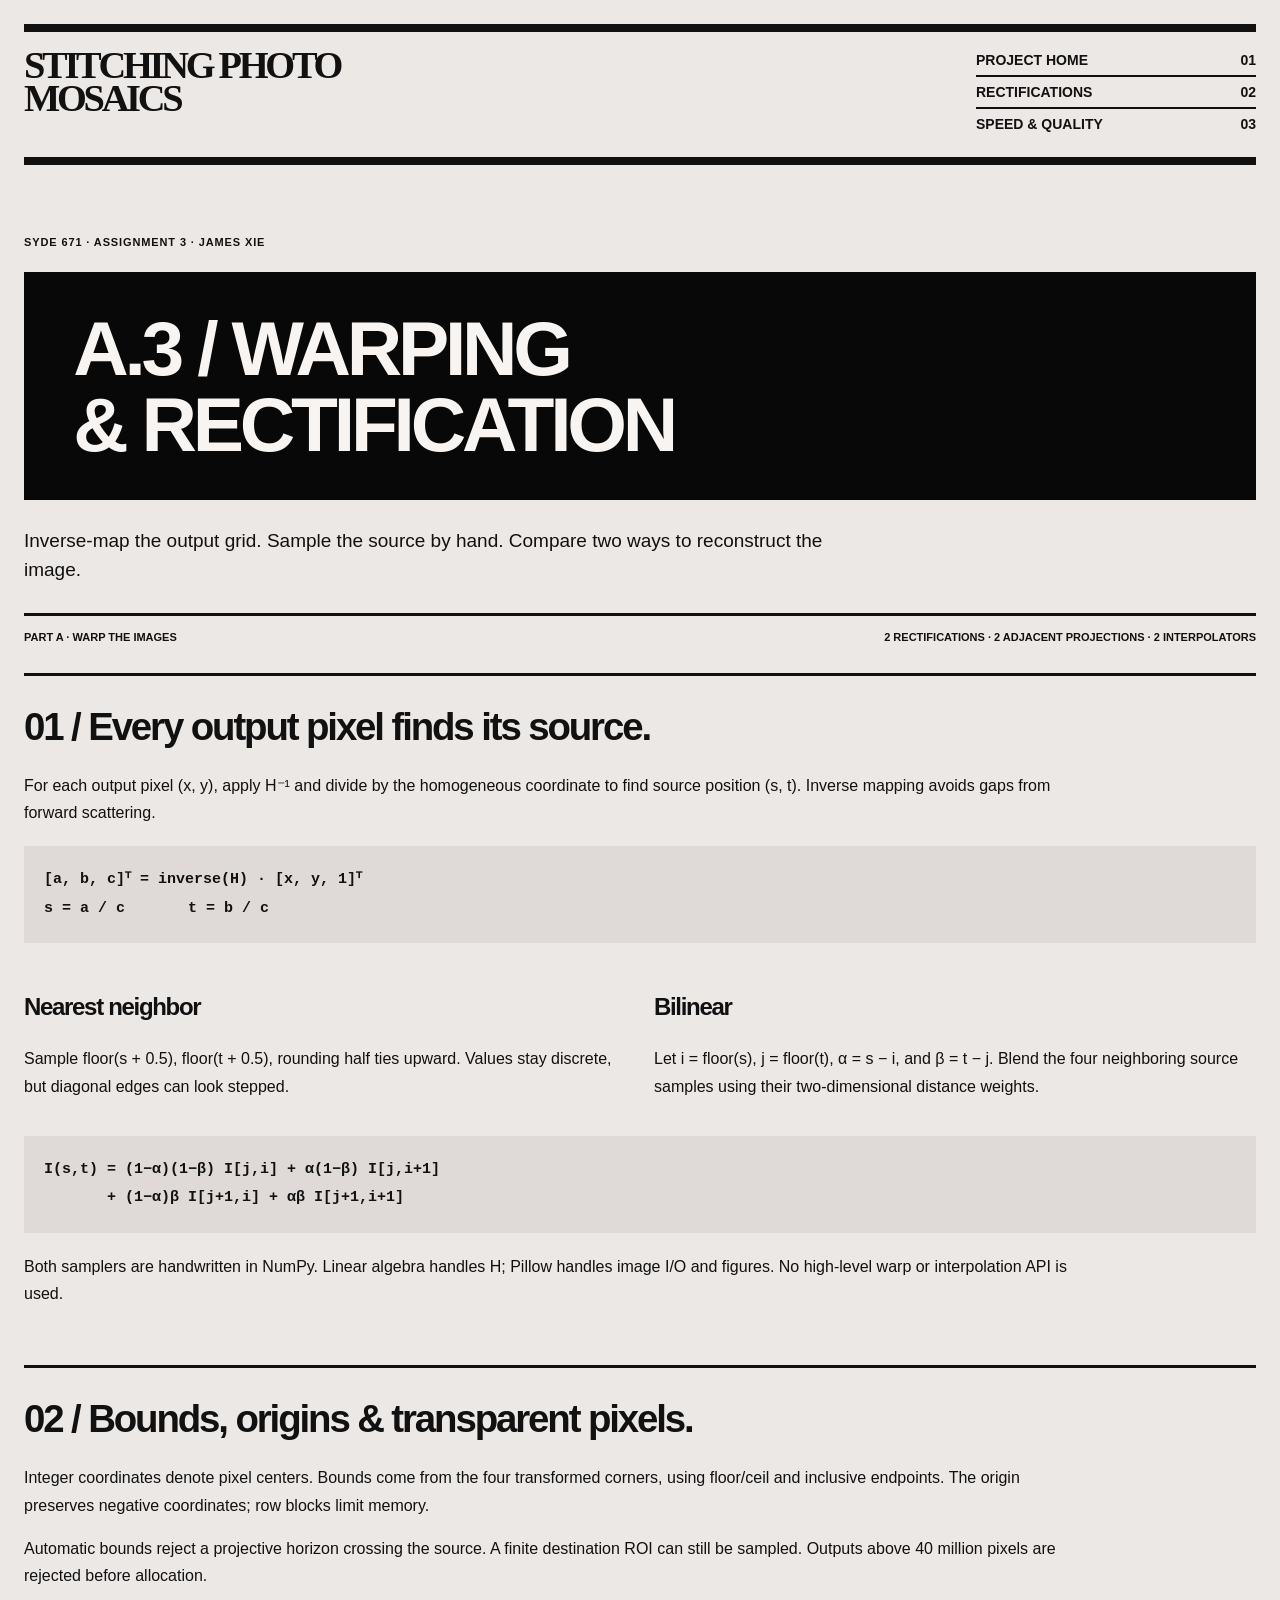
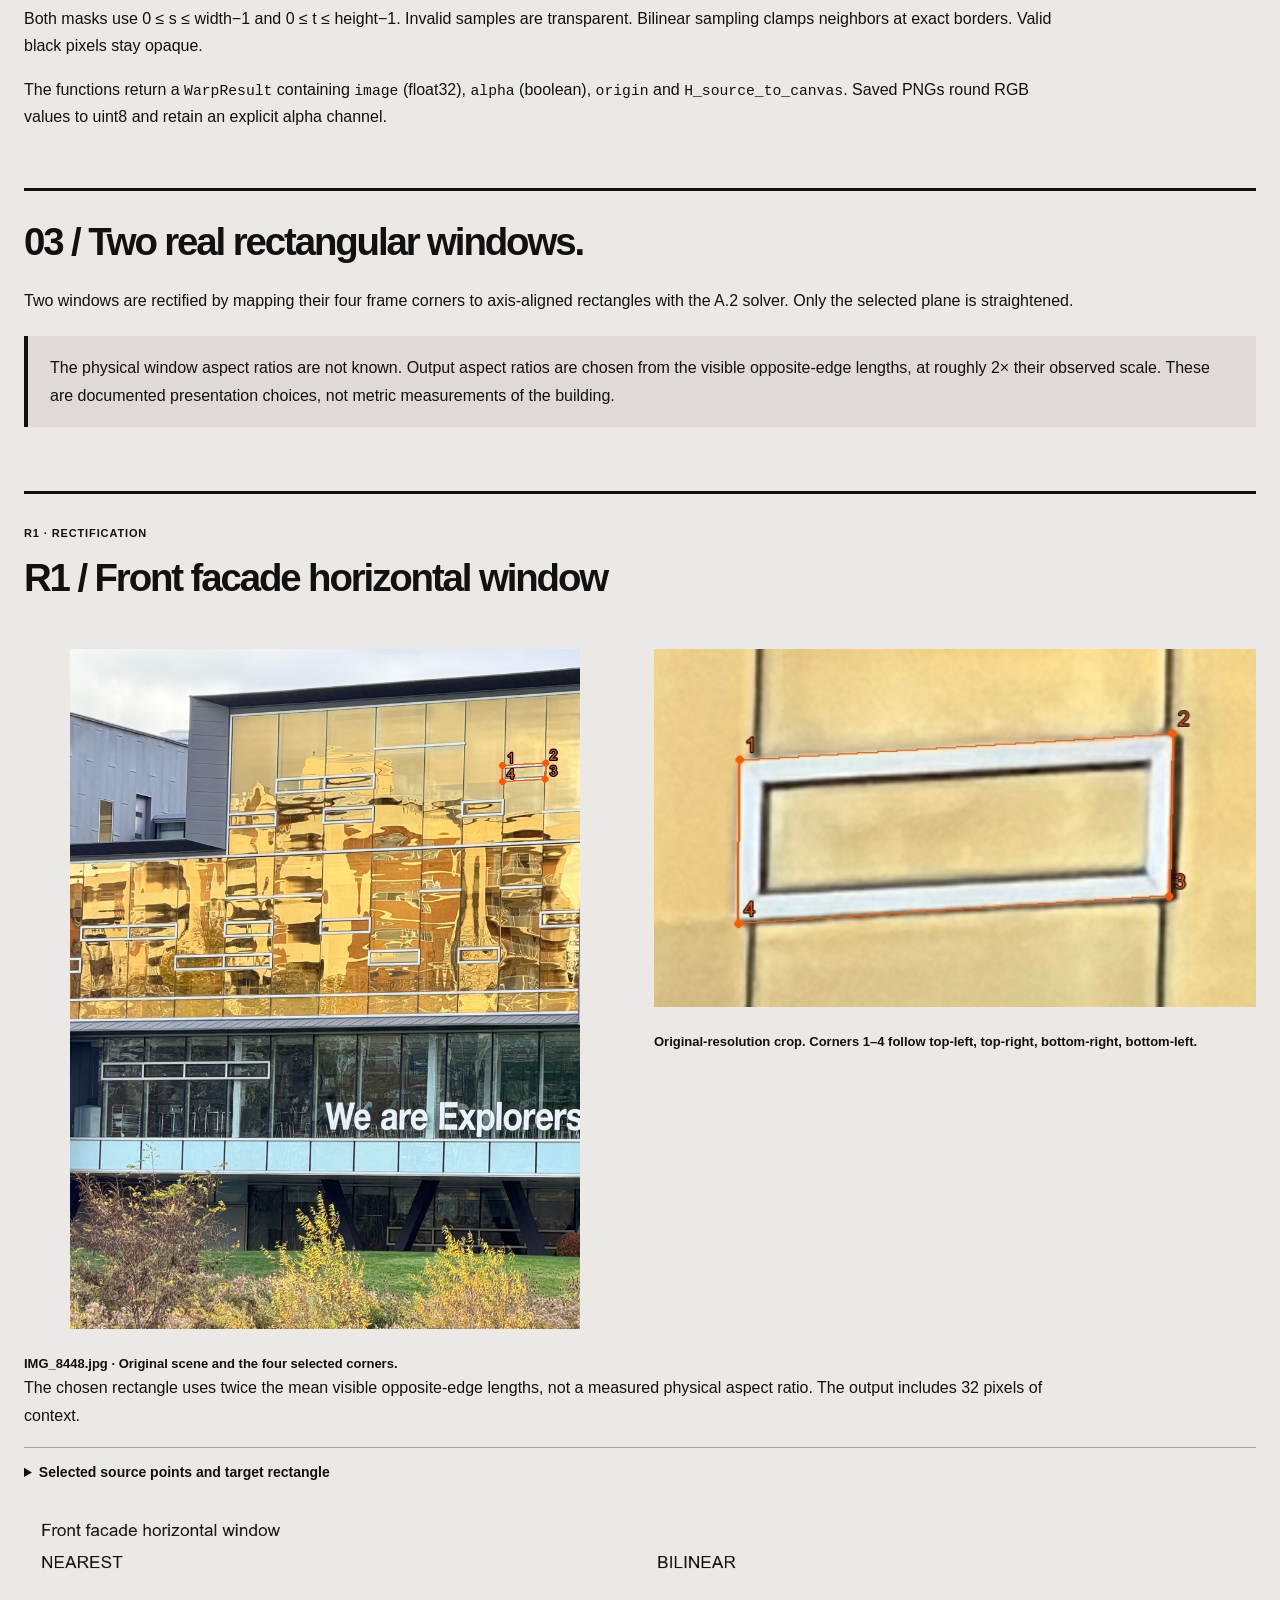
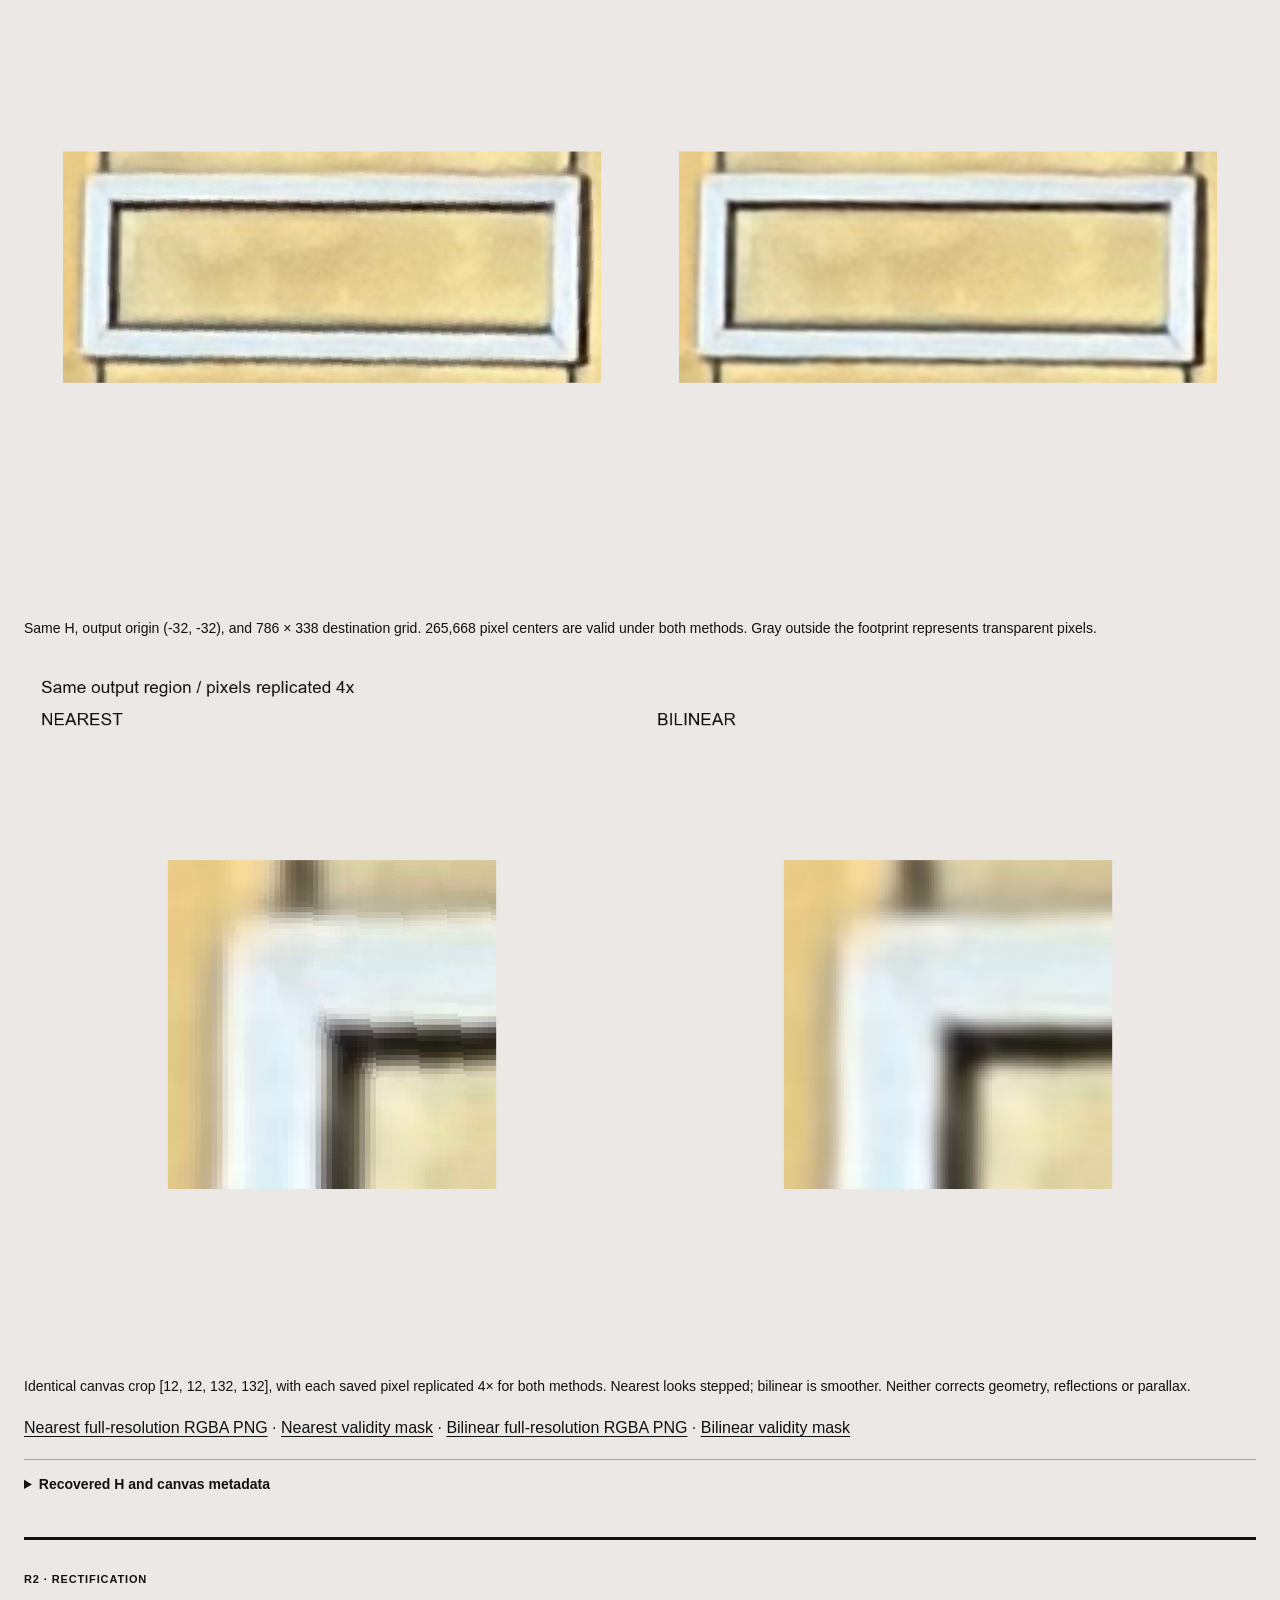
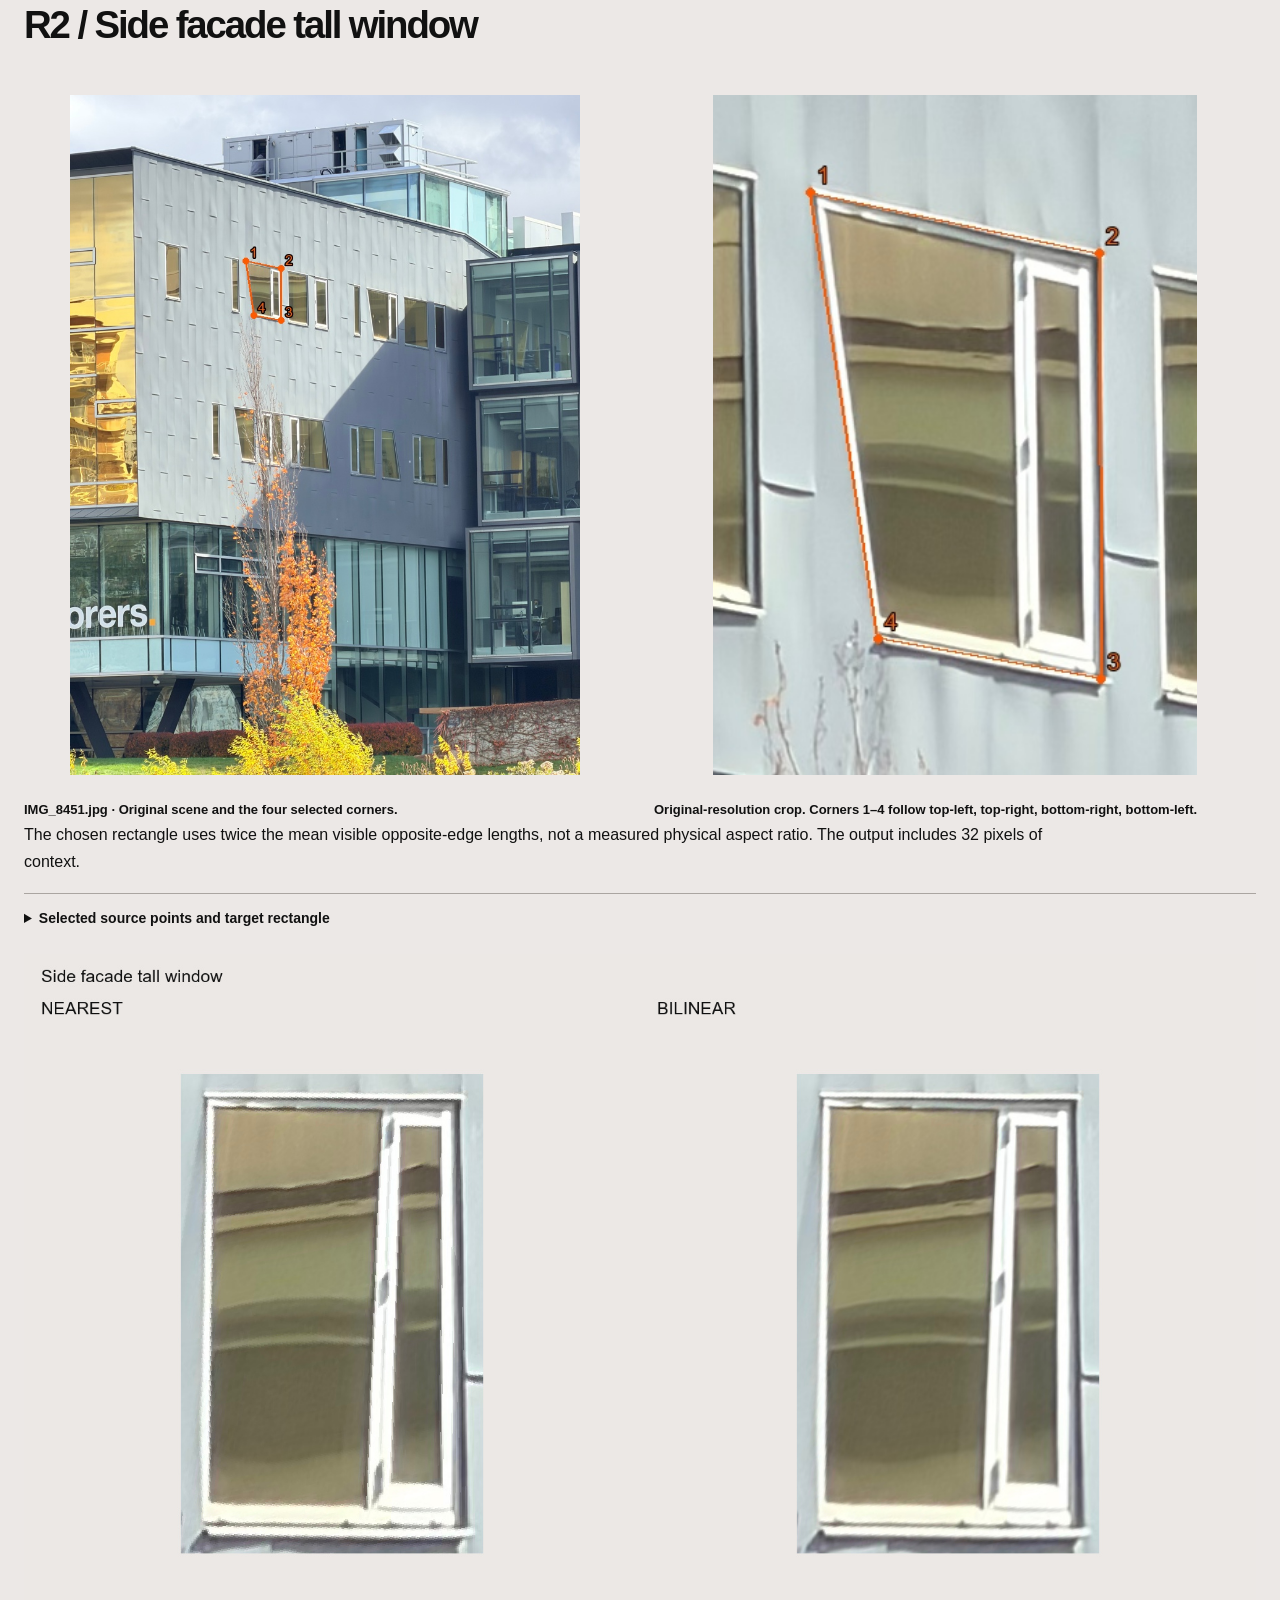
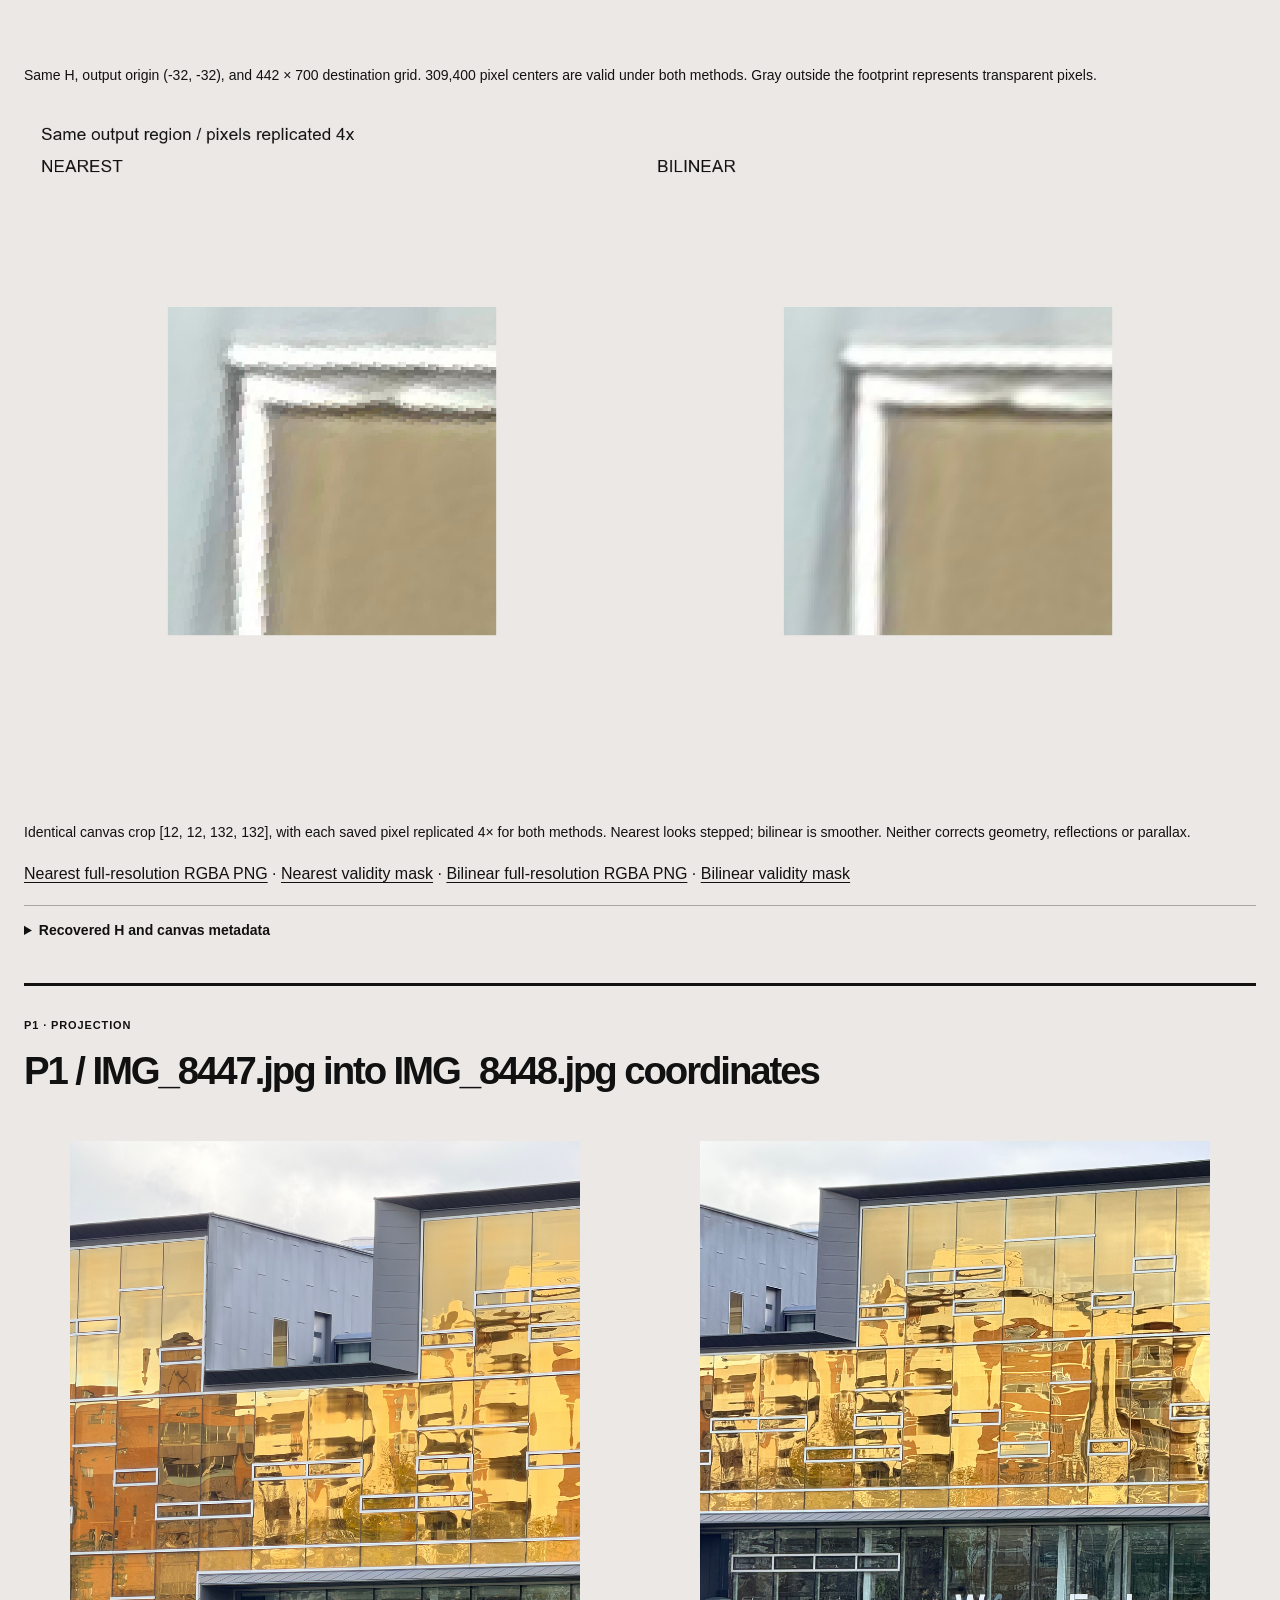
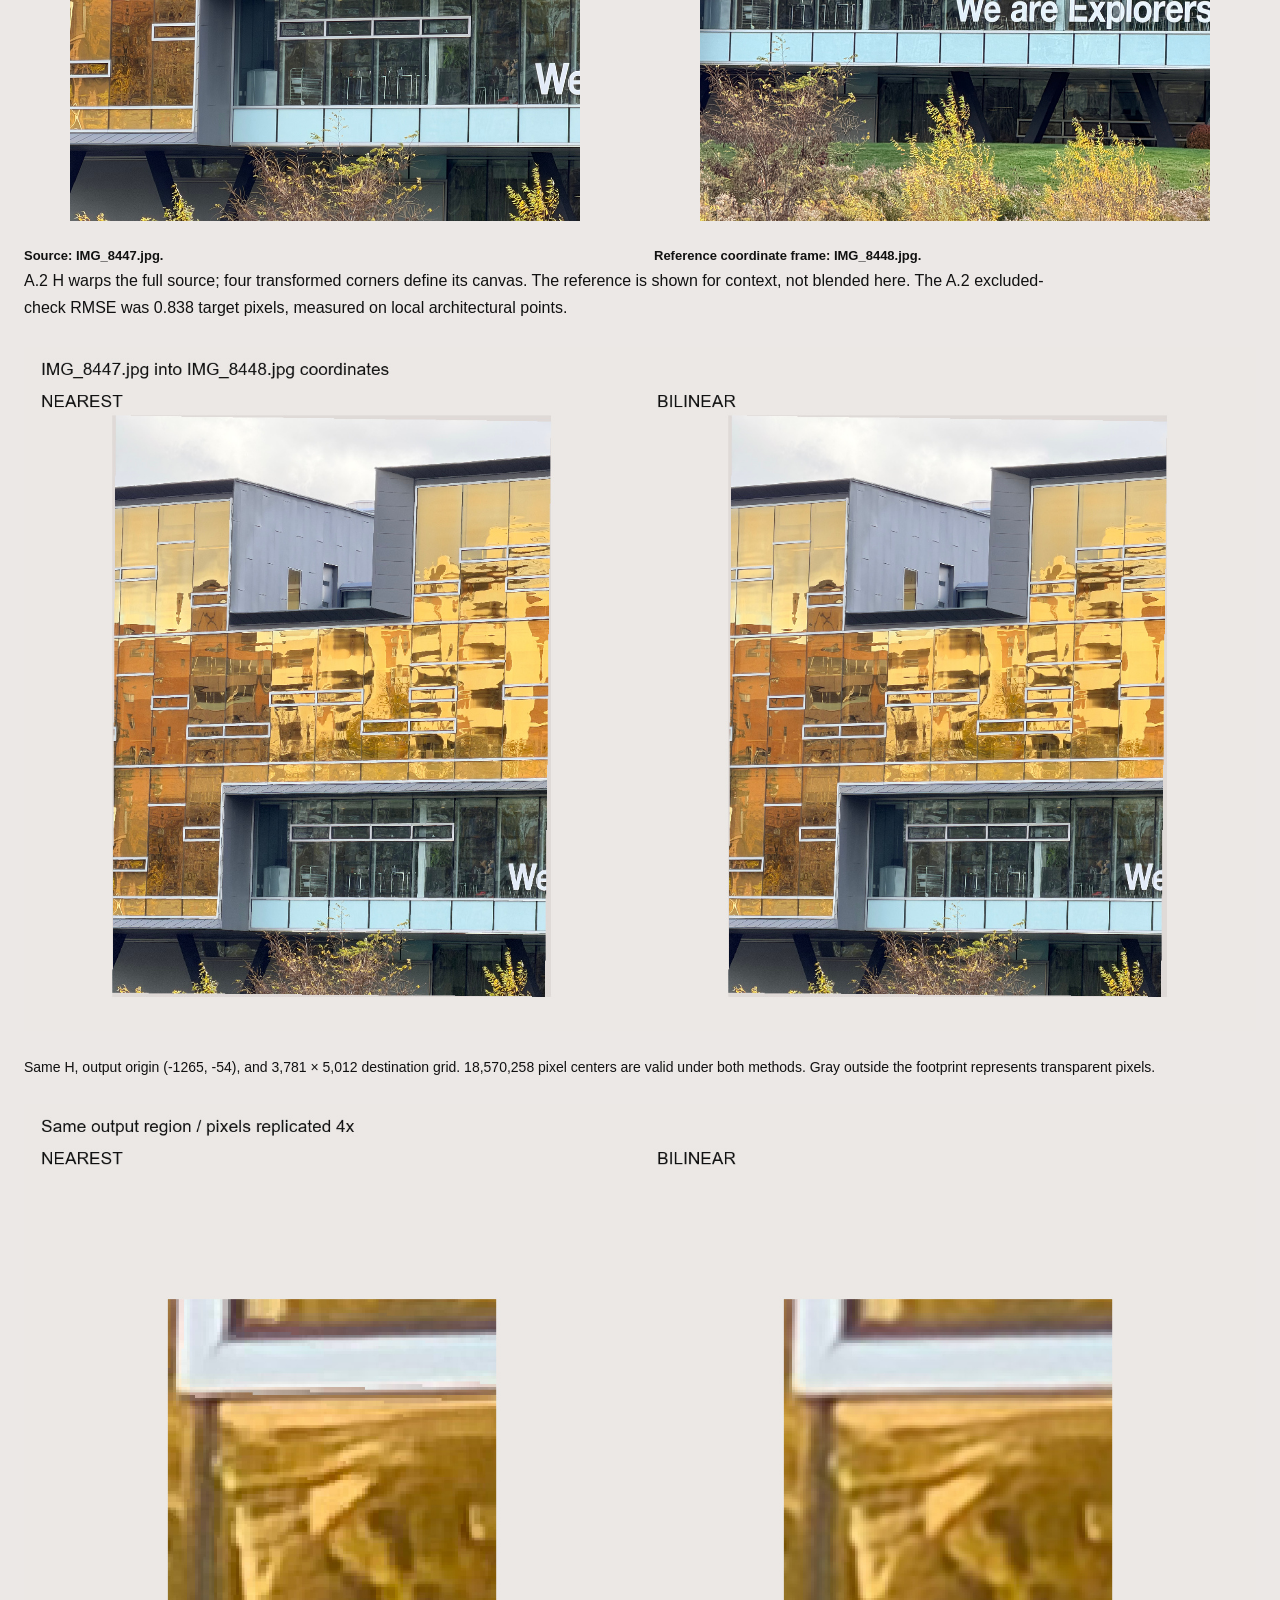
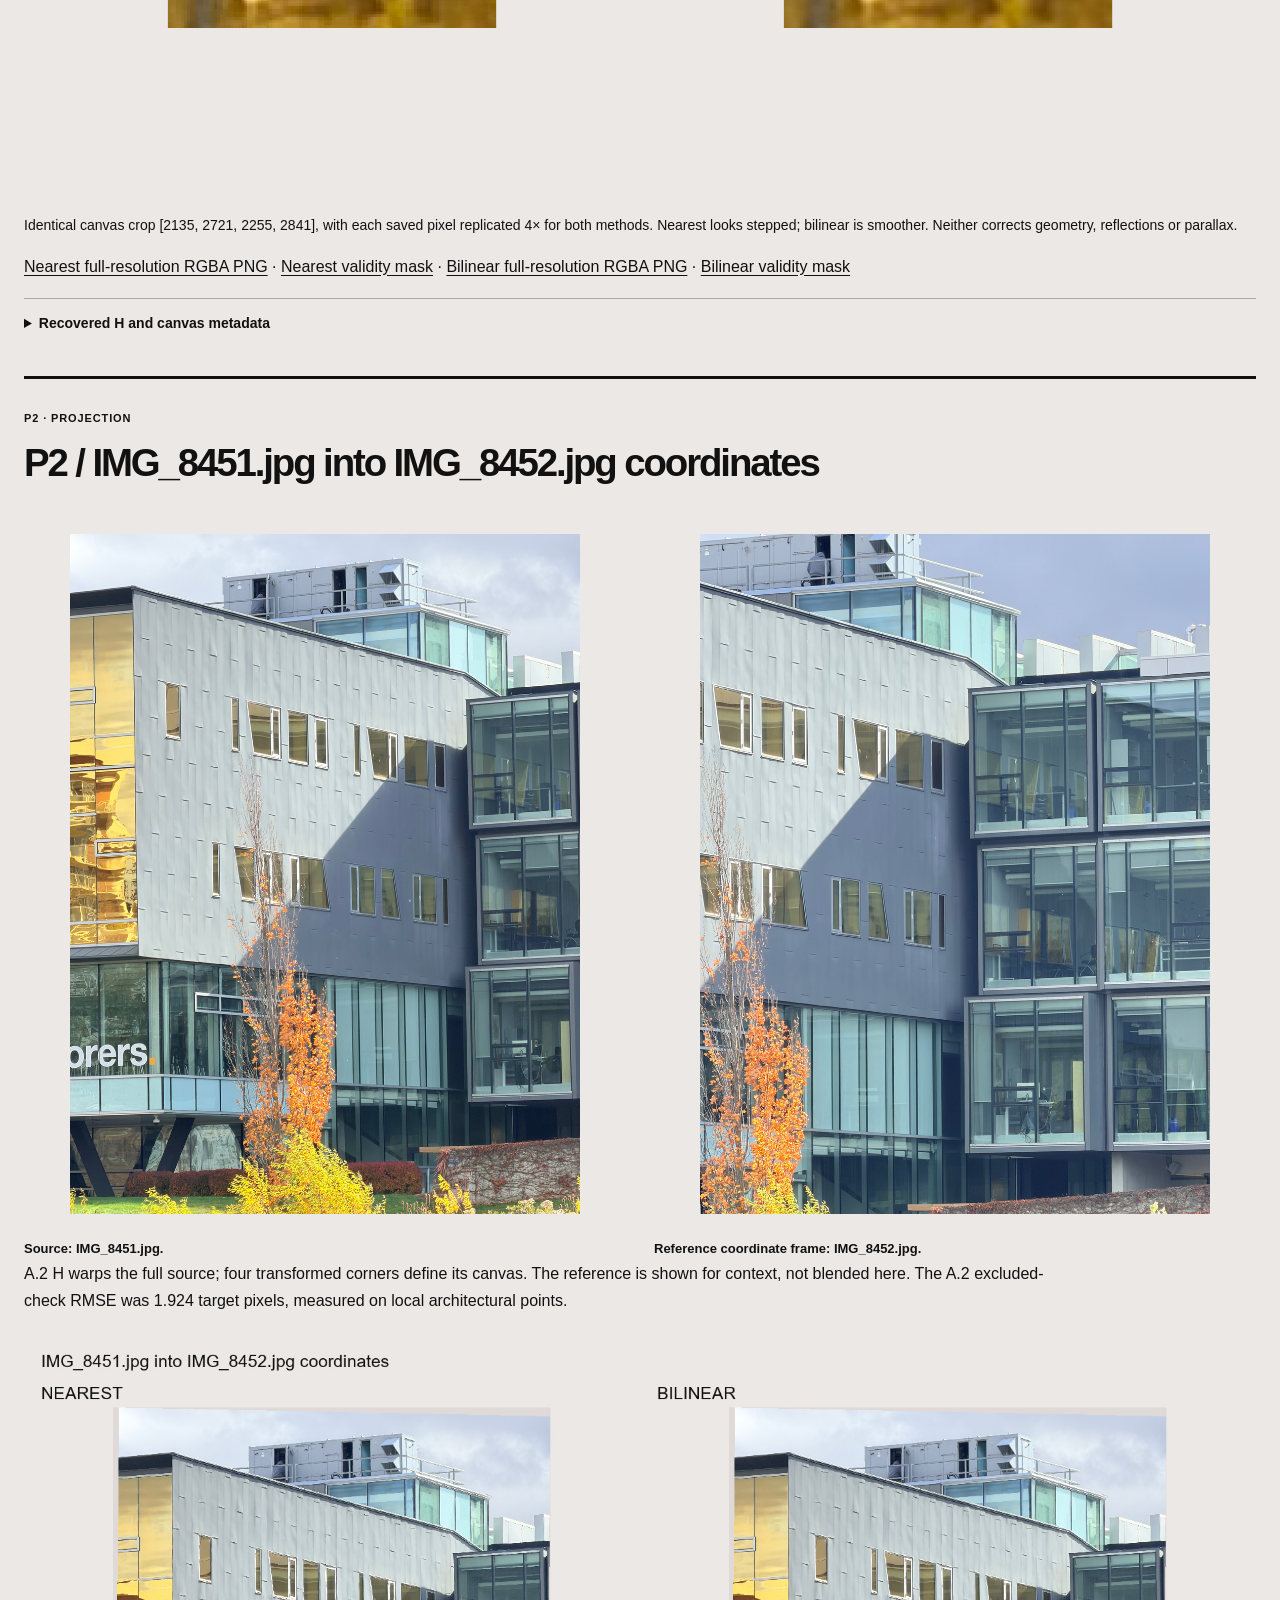
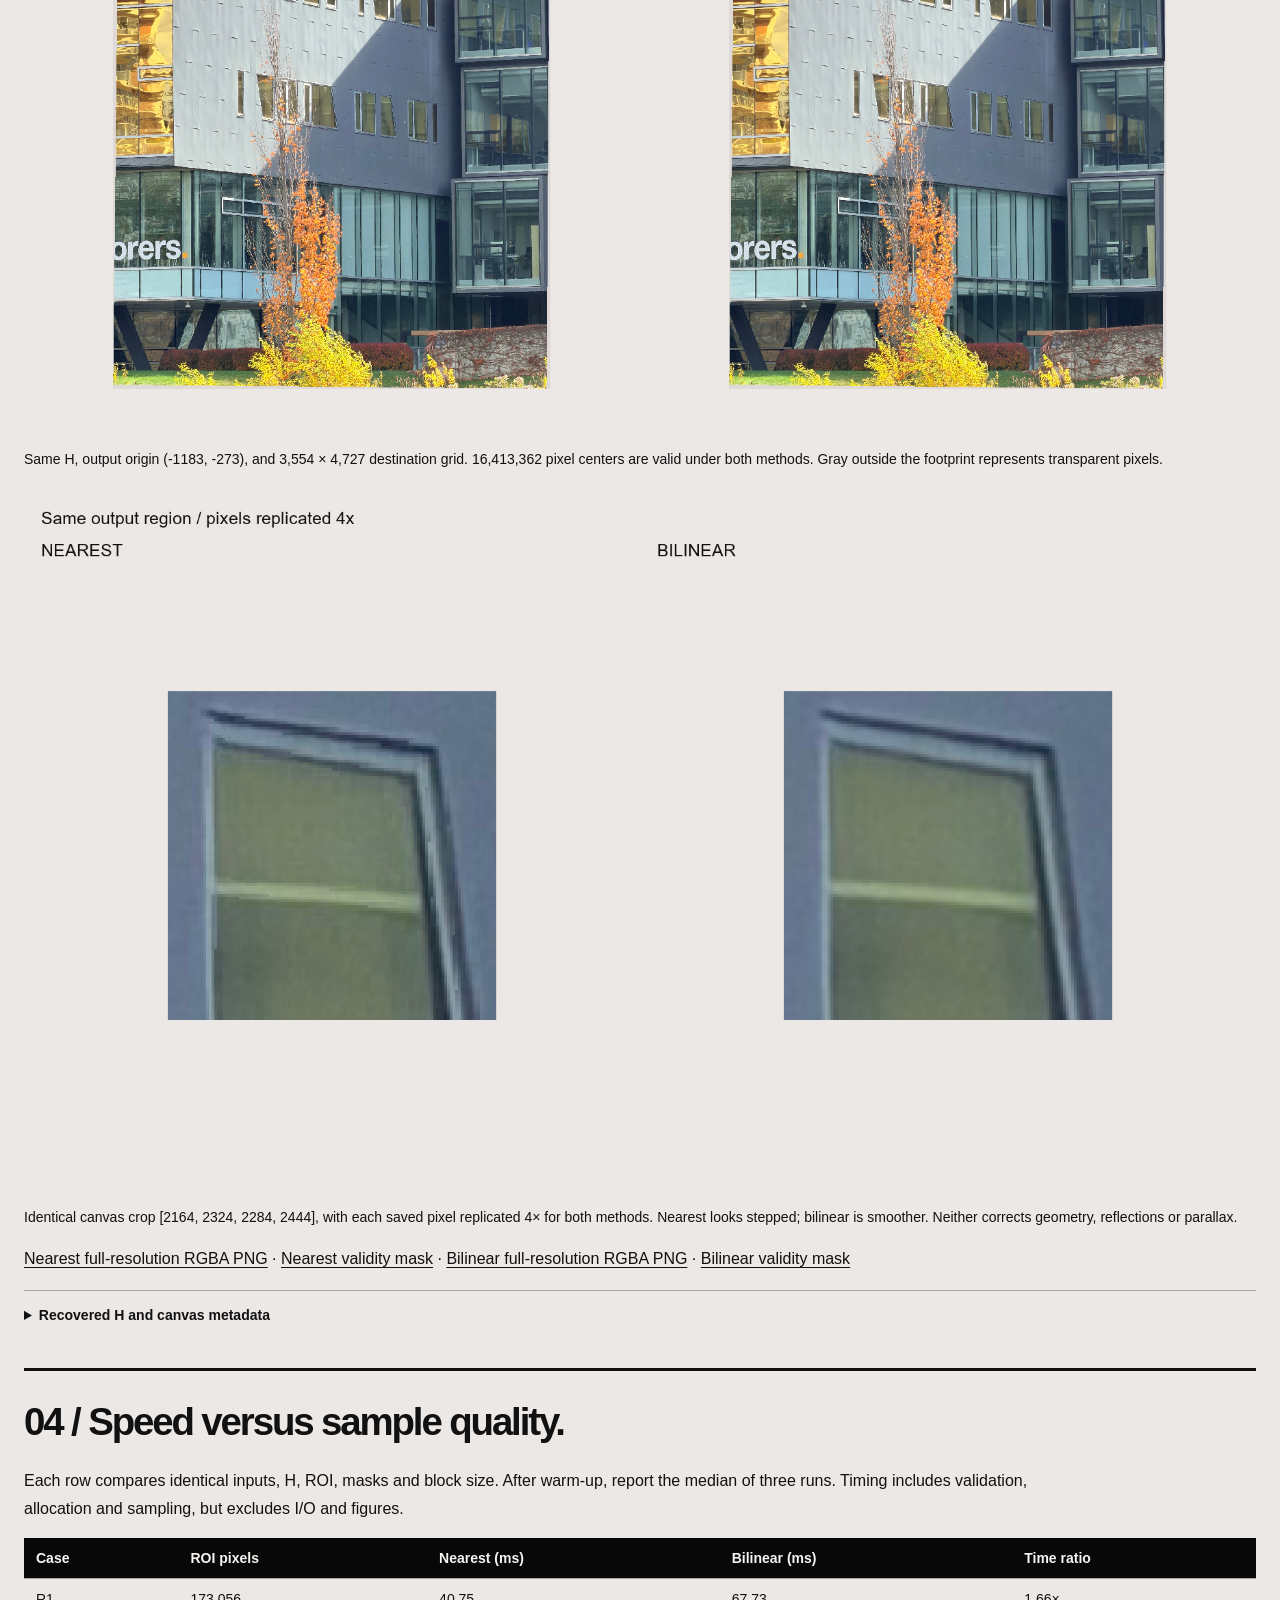
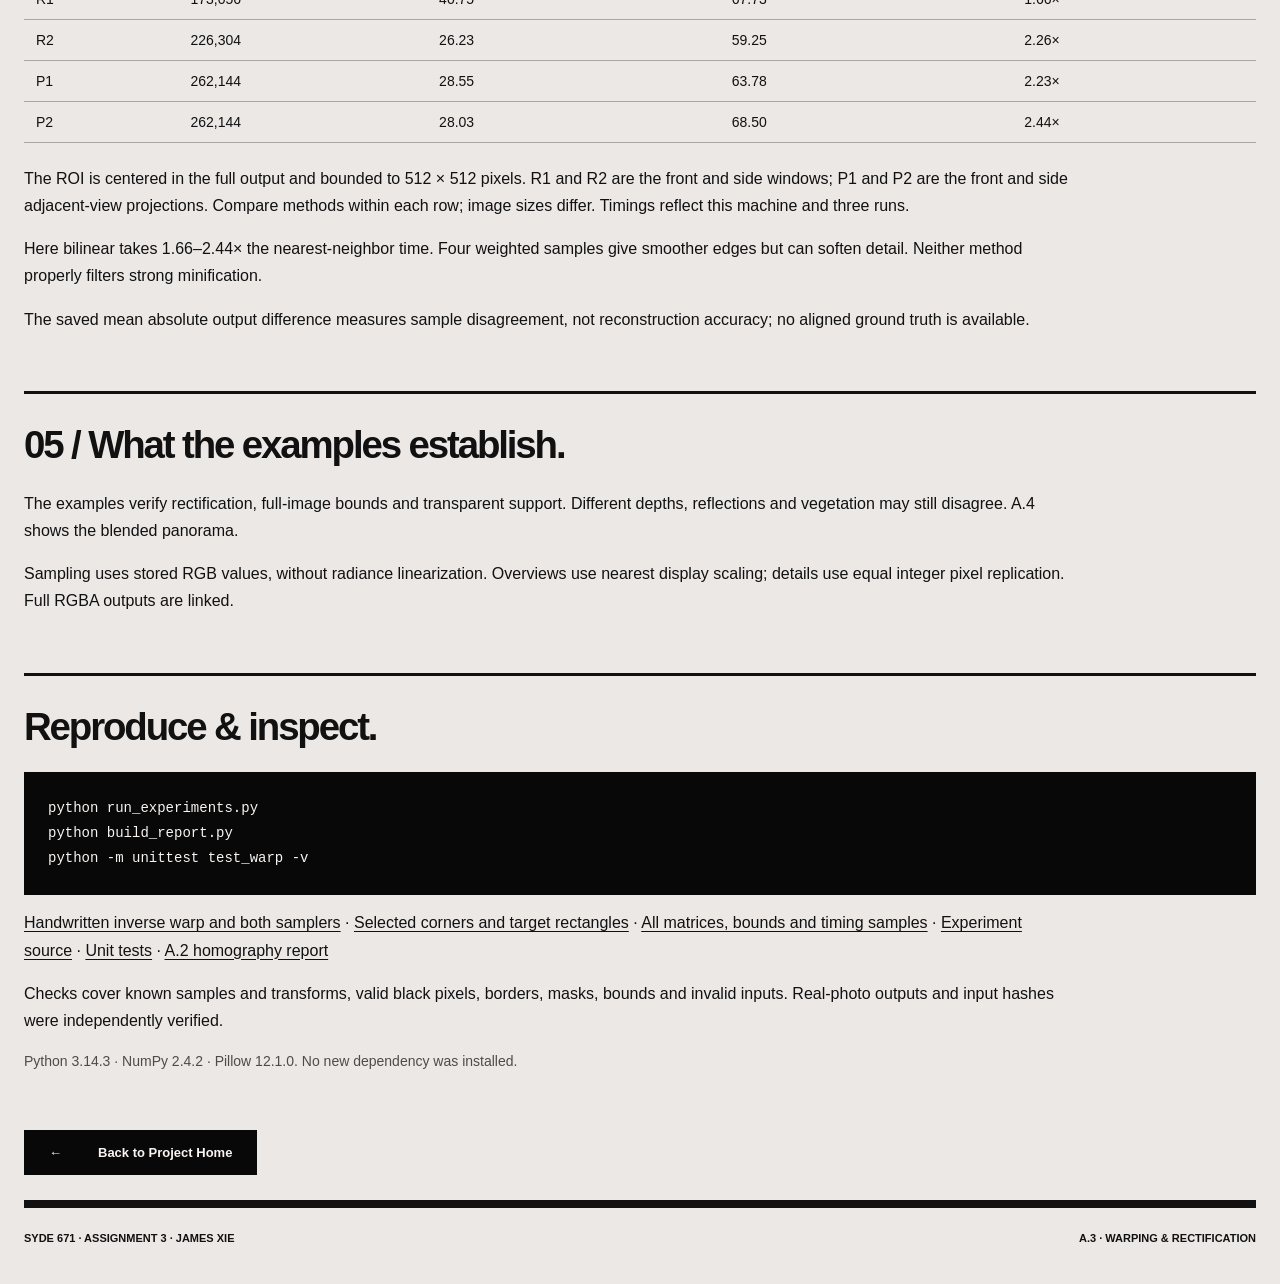
<file: A3/report.html>
<!doctype html><html lang="en"><head><meta charset="utf-8"><meta name="viewport" content="width=device-width,initial-scale=1"><title>A.3 · Warping &amp; Rectification</title><link rel="stylesheet" href="../style.css"><link rel="stylesheet" href="page.css"></head><body class="report-page"><main class="shell">
<header class="site-header"><a class="brand" href="../index.html">Stitching Photo<br>Mosaics</a><nav class="header-nav" aria-label="A.3 navigation"><a href="../index.html">Project home <span>01</span></a><a href="#rectifications">Rectifications <span>02</span></a><a href="#timing">Speed &amp; quality <span>03</span></a></nav></header>
<section class="project-hero"><p class="eyebrow">SYDE 671 · Assignment 3 · James Xie</p><h1>A.3 / WARPING<br>&amp; RECTIFICATION</h1><p class="project-deck">Inverse-map the output grid. Sample the source by hand. Compare two ways to reconstruct the image.</p><div class="project-hero-rule"><span>Part A · Warp the images</span><span>2 rectifications · 2 adjacent projections · 2 interpolators</span></div></section>
<section class="report-section" id="method"><h2>01 / Every output pixel finds its source.</h2><p>For each output pixel (x, y), apply H⁻¹ and divide by the homogeneous coordinate to find source position (s, t). Inverse mapping avoids gaps from forward scattering.</p><div class="formula">[a, b, c]ᵀ = inverse(H) · [x, y, 1]ᵀ
s = a / c       t = b / c</div><div class="two-up"><div><h3>Nearest neighbor</h3><p>Sample floor(s + 0.5), floor(t + 0.5), rounding half ties upward. Values stay discrete, but diagonal edges can look stepped.</p></div><div><h3>Bilinear</h3><p>Let i = floor(s), j = floor(t), α = s − i, and β = t − j. Blend the four neighboring source samples using their two-dimensional distance weights.</p></div></div><div class="formula">I(s,t) = (1−α)(1−β) I[j,i] + α(1−β) I[j,i+1]
       + (1−α)β I[j+1,i] + αβ I[j+1,i+1]</div><p>Both samplers are handwritten in NumPy. Linear algebra handles H; Pillow handles image I/O and figures. No high-level warp or interpolation API is used.</p></section>
<section class="report-section"><h2>02 / Bounds, origins &amp; transparent pixels.</h2><p>Integer coordinates denote pixel centers. Bounds come from the four transformed corners, using floor/ceil and inclusive endpoints. The origin preserves negative coordinates; row blocks limit memory.</p><p>Automatic bounds reject a projective horizon crossing the source. A finite destination ROI can still be sampled. Outputs above 40 million pixels are rejected before allocation.</p><p>Both masks use 0 ≤ s ≤ width−1 and 0 ≤ t ≤ height−1. Invalid samples are transparent. Bilinear sampling clamps neighbors at exact borders. Valid black pixels stay opaque.</p><p>The functions return a <code>WarpResult</code> containing <code>image</code> (float32), <code>alpha</code> (boolean), <code>origin</code> and <code>H_source_to_canvas</code>. Saved PNGs round RGB values to uint8 and retain an explicit alpha channel.</p></section>
<section class="report-section" id="rectifications"><h2>03 / Two real rectangular windows.</h2><p>Two windows are rectified by mapping their four frame corners to axis-aligned rectangles with the A.2 solver. Only the selected plane is straightened.</p><div class="note">The physical window aspect ratios are not known. Output aspect ratios are chosen from the visible opposite-edge lengths, at roughly 2× their observed scale. These are documented presentation choices, not metric measurements of the building.</div></section>
<section class="report-section" id="IMG_8448_rectification"><p class="eyebrow">R1 · RECTIFICATION</p><h2>R1 / Front facade horizontal window</h2><div class="two-up"><figure><a href="../A1/images/IMG_8448.jpg"><img src="figures/IMG_8448_rectification_source.jpg" alt="Original photograph with selected window corners" loading="lazy"></a><figcaption>IMG_8448.jpg · Original scene and the four selected corners.</figcaption></figure><figure><a href="figures/IMG_8448_rectification_input_detail.jpg"><img src="figures/IMG_8448_rectification_input_detail.jpg" alt="Original-resolution selected rectangular frame" loading="lazy"></a><figcaption>Original-resolution crop. Corners 1–4 follow top-left, top-right, bottom-right, bottom-left.</figcaption></figure></div>
<p>The chosen rectangle uses twice the mean visible opposite-edge lengths, not a measured physical aspect ratio. The output includes 32 pixels of context.</p>
<details><summary>Selected source points and target rectangle</summary><div class="scroll"><table><thead><tr><th>Corner</th><th>Source pixel center</th><th>Target pixel center</th></tr></thead><tbody><tr><td>1</td><td>3634, 979</td><td>0, 0</td></tr><tr><td>2</td><td>3995, 957</td><td>721, 0</td></tr><tr><td>3</td><td>3992, 1093</td><td>721, 273</td></tr><tr><td>4</td><td>3633, 1116</td><td>0, 273</td></tr></tbody></table></div><p>Four-corner algebraic fit residual: at most 1.2e-12 target pixels. This checks the supplied corner mapping, not independent accuracy or physical calibration.</p></details>
<figure class="result-figure"><a href="figures/IMG_8448_rectification_comparison.jpg"><img src="figures/IMG_8448_rectification_comparison.jpg" alt="Nearest-neighbor and bilinear outputs of Front facade horizontal window" loading="lazy"></a><figcaption>Same H, output origin (-32, -32), and 786 × 338 destination grid. 265,668 pixel centers are valid under both methods. Gray outside the footprint represents transparent pixels.</figcaption></figure>
<figure class="result-figure"><a href="figures/IMG_8448_rectification_details.jpg"><img src="figures/IMG_8448_rectification_details.jpg" alt="Identical output crop comparing interpolation pixel structure" loading="lazy"></a><figcaption>Identical canvas crop [12, 12, 132, 132], with each saved pixel replicated 4× for both methods. Nearest looks stepped; bilinear is smoother. Neither corrects geometry, reflections or parallax.</figcaption></figure>
<p class="resource-links"><a href="results/IMG_8448_rectification_nearest.png">Nearest full-resolution RGBA PNG</a> · <a href="results/IMG_8448_rectification_nearest_mask.png">Nearest validity mask</a> · <a href="results/IMG_8448_rectification_bilinear.png">Bilinear full-resolution RGBA PNG</a> · <a href="results/IMG_8448_rectification_bilinear_mask.png">Bilinear validity mask</a></p>
<details><summary>Recovered H and canvas metadata</summary><pre> 1.75011557   0.0127745662  -6372.42628
 0.106695525   1.75077657  -2101.7418
-2.23679992e-05  -3.63199364e-05   1</pre><p>World origin: (-32, -32); output array: 786 × 338. Subtract the origin for canvas indices. Full transforms, masks and timing data are linked.</p></details>
</section><section class="report-section" id="IMG_8451_rectification"><p class="eyebrow">R2 · RECTIFICATION</p><h2>R2 / Side facade tall window</h2><div class="two-up"><figure><a href="../A1/images/IMG_8451.jpg"><img src="figures/IMG_8451_rectification_source.jpg" alt="Original photograph with selected window corners" loading="lazy"></a><figcaption>IMG_8451.jpg · Original scene and the four selected corners.</figcaption></figure><figure><a href="figures/IMG_8451_rectification_input_detail.jpg"><img src="figures/IMG_8451_rectification_input_detail.jpg" alt="Original-resolution selected rectangular frame" loading="lazy"></a><figcaption>Original-resolution crop. Corners 1–4 follow top-left, top-right, bottom-right, bottom-left.</figcaption></figure></div>
<p>The chosen rectangle uses twice the mean visible opposite-edge lengths, not a measured physical aspect ratio. The output includes 32 pixels of context.</p>
<details><summary>Selected source points and target rectangle</summary><div class="scroll"><table><thead><tr><th>Corner</th><th>Source pixel center</th><th>Target pixel center</th></tr></thead><tbody><tr><td>1</td><td>1041, 984</td><td>0, 0</td></tr><tr><td>2</td><td>1250, 1028</td><td>377, 0</td></tr><tr><td>3</td><td>1251, 1336</td><td>377, 635</td></tr><tr><td>4</td><td>1090, 1307</td><td>0, 635</td></tr></tbody></table></div><p>Four-corner algebraic fit residual: at most 7.7e-13 target pixels. This checks the supplied corner mapping, not independent accuracy or physical calibration.</p></details>
<figure class="result-figure"><a href="figures/IMG_8451_rectification_comparison.jpg"><img src="figures/IMG_8451_rectification_comparison.jpg" alt="Nearest-neighbor and bilinear outputs of Side facade tall window" loading="lazy"></a><figcaption>Same H, output origin (-32, -32), and 442 × 700 destination grid. 309,400 pixel centers are valid under both methods. Gray outside the footprint represents transparent pixels.</figcaption></figure>
<figure class="result-figure"><a href="figures/IMG_8451_rectification_details.jpg"><img src="figures/IMG_8451_rectification_details.jpg" alt="Identical output crop comparing interpolation pixel structure" loading="lazy"></a><figcaption>Identical canvas crop [12, 12, 132, 132], with each saved pixel replicated 4× for both methods. Nearest looks stepped; bilinear is smoother. Neither corrects geometry, reflections or parallax.</figcaption></figure>
<p class="resource-links"><a href="results/IMG_8451_rectification_nearest.png">Nearest full-resolution RGBA PNG</a> · <a href="results/IMG_8451_rectification_nearest_mask.png">Nearest validity mask</a> · <a href="results/IMG_8451_rectification_bilinear.png">Bilinear full-resolution RGBA PNG</a> · <a href="results/IMG_8451_rectification_bilinear_mask.png">Bilinear validity mask</a></p>
<details><summary>Recovered H and canvas metadata</summary><pre> 1.10597071  -0.167778838  -986.221129
-0.199536386   0.947797832  -724.91569
 3.30875999e-05  -0.000435619427   1</pre><p>World origin: (-32, -32); output array: 442 × 700. Subtract the origin for canvas indices. Full transforms, masks and timing data are linked.</p></details>
</section><section class="report-section" id="8447_8448_projection"><p class="eyebrow">P1 · PROJECTION</p><h2>P1 / IMG_8447.jpg into IMG_8448.jpg coordinates</h2><div class="two-up"><figure><a href="../A1/images/IMG_8447.jpg"><img src="../A1/previews/IMG_8447.jpg" alt="Original source photograph" loading="lazy"></a><figcaption>Source: IMG_8447.jpg.</figcaption></figure><figure><a href="../A1/images/IMG_8448.jpg"><img src="../A1/previews/IMG_8448.jpg" alt="Reference photograph whose coordinate frame is used" loading="lazy"></a><figcaption>Reference coordinate frame: IMG_8448.jpg.</figcaption></figure></div>
<p>A.2 H warps the full source; four transformed corners define its canvas. The reference is shown for context, not blended here. The A.2 excluded-check RMSE was 0.838 target pixels, measured on local architectural points.</p>
<figure class="result-figure"><a href="figures/8447_8448_projection_comparison.jpg"><img src="figures/8447_8448_projection_comparison.jpg" alt="Nearest-neighbor and bilinear outputs of IMG_8447.jpg into IMG_8448.jpg coordinates" loading="lazy"></a><figcaption>Same H, output origin (-1265, -54), and 3,781 × 5,012 destination grid. 18,570,258 pixel centers are valid under both methods. Gray outside the footprint represents transparent pixels.</figcaption></figure>
<figure class="result-figure"><a href="figures/8447_8448_projection_details.jpg"><img src="figures/8447_8448_projection_details.jpg" alt="Identical output crop comparing interpolation pixel structure" loading="lazy"></a><figcaption>Identical canvas crop [2135, 2721, 2255, 2841], with each saved pixel replicated 4× for both methods. Nearest looks stepped; bilinear is smoother. Neither corrects geometry, reflections or parallax.</figcaption></figure>
<p class="resource-links"><a href="results/8447_8448_projection_nearest.png">Nearest full-resolution RGBA PNG</a> · <a href="results/8447_8448_projection_nearest_mask.png">Nearest validity mask</a> · <a href="results/8447_8448_projection_bilinear.png">Bilinear full-resolution RGBA PNG</a> · <a href="results/8447_8448_projection_bilinear_mask.png">Bilinear validity mask</a></p>
<details><summary>Recovered H and canvas metadata</summary><pre> 1.24359535  -0.00905993169  -1236.09007
 0.0169915939   1.24261297  -53.7931094
 1.15357493e-06   1.6632655e-06   1</pre><p>World origin: (-1265, -54); output array: 3781 × 5012. Subtract the origin for canvas indices. Full transforms, masks and timing data are linked.</p></details>
</section><section class="report-section" id="8451_8452_projection"><p class="eyebrow">P2 · PROJECTION</p><h2>P2 / IMG_8451.jpg into IMG_8452.jpg coordinates</h2><div class="two-up"><figure><a href="../A1/images/IMG_8451.jpg"><img src="../A1/previews/IMG_8451.jpg" alt="Original source photograph" loading="lazy"></a><figcaption>Source: IMG_8451.jpg.</figcaption></figure><figure><a href="../A1/images/IMG_8452.jpg"><img src="../A1/previews/IMG_8452.jpg" alt="Reference photograph whose coordinate frame is used" loading="lazy"></a><figcaption>Reference coordinate frame: IMG_8452.jpg.</figcaption></figure></div>
<p>A.2 H warps the full source; four transformed corners define its canvas. The reference is shown for context, not blended here. The A.2 excluded-check RMSE was 1.924 target pixels, measured on local architectural points.</p>
<figure class="result-figure"><a href="figures/8451_8452_projection_comparison.jpg"><img src="figures/8451_8452_projection_comparison.jpg" alt="Nearest-neighbor and bilinear outputs of IMG_8451.jpg into IMG_8452.jpg coordinates" loading="lazy"></a><figcaption>Same H, output origin (-1183, -273), and 3,554 × 4,727 destination grid. 16,413,362 pixel centers are valid under both methods. Gray outside the footprint represents transparent pixels.</figcaption></figure>
<figure class="result-figure"><a href="figures/8451_8452_projection_details.jpg"><img src="figures/8451_8452_projection_details.jpg" alt="Identical output crop comparing interpolation pixel structure" loading="lazy"></a><figcaption>Identical canvas crop [2164, 2324, 2284, 2444], with each saved pixel replicated 4× for both methods. Nearest looks stepped; bilinear is smoother. Neither corrects geometry, reflections or parallax.</figcaption></figure>
<p class="resource-links"><a href="results/8451_8452_projection_nearest.png">Nearest full-resolution RGBA PNG</a> · <a href="results/8451_8452_projection_nearest_mask.png">Nearest validity mask</a> · <a href="results/8451_8452_projection_bilinear.png">Bilinear full-resolution RGBA PNG</a> · <a href="results/8451_8452_projection_bilinear_mask.png">Bilinear validity mask</a></p>
<details><summary>Recovered H and canvas metadata</summary><pre> 1.16486172  -0.0107823669  -1132.07446
 0.0227679784   1.15796987  -272.051745
 2.69622464e-06  -1.36036133e-06   1</pre><p>World origin: (-1183, -273); output array: 3554 × 4727. Subtract the origin for canvas indices. Full transforms, masks and timing data are linked.</p></details>
</section>
<section class="report-section" id="timing"><h2>04 / Speed versus sample quality.</h2><p>Each row compares identical inputs, H, ROI, masks and block size. After warm-up, report the median of three runs. Timing includes validation, allocation and sampling, but excludes I/O and figures.</p><div class="scroll"><table><thead><tr><th>Case</th><th>ROI pixels</th><th>Nearest (ms)</th><th>Bilinear (ms)</th><th>Time ratio</th></tr></thead><tbody><tr><td>R1</td><td>173,056</td><td>40.75</td><td>67.73</td><td>1.66×</td></tr><tr><td>R2</td><td>226,304</td><td>26.23</td><td>59.25</td><td>2.26×</td></tr><tr><td>P1</td><td>262,144</td><td>28.55</td><td>63.78</td><td>2.23×</td></tr><tr><td>P2</td><td>262,144</td><td>28.03</td><td>68.50</td><td>2.44×</td></tr></tbody></table></div><p>The ROI is centered in the full output and bounded to 512 × 512 pixels. R1 and R2 are the front and side windows; P1 and P2 are the front and side adjacent-view projections. Compare methods within each row; image sizes differ. Timings reflect this machine and three runs.</p><p>Here bilinear takes 1.66–2.44× the nearest-neighbor time. Four weighted samples give smoother edges but can soften detail. Neither method properly filters strong minification.</p><p>The saved mean absolute output difference measures sample disagreement, not reconstruction accuracy; no aligned ground truth is available.</p></section>
<section class="report-section"><h2>05 / What the examples establish.</h2><p>The examples verify rectification, full-image bounds and transparent support. Different depths, reflections and vegetation may still disagree. A.4 shows the blended panorama.</p><p>Sampling uses stored RGB values, without radiance linearization. Overviews use nearest display scaling; details use equal integer pixel replication. Full RGBA outputs are linked.</p></section>
<section class="report-section"><h2>Reproduce &amp; inspect.</h2><pre>python run_experiments.py
python build_report.py
python -m unittest test_warp -v</pre><p><a href="warp.py">Handwritten inverse warp and both samplers</a> · <a href="rectification_points.json">Selected corners and target rectangles</a> · <a href="measurements.json">All matrices, bounds and timing samples</a> · <a href="run_experiments.py">Experiment source</a> · <a href="test_warp.py">Unit tests</a> · <a href="../A2/report.html">A.2 homography report</a></p><p>Checks cover known samples and transforms, valid black pixels, borders, masks, bounds and invalid inputs. Real-photo outputs and input hashes were independently verified.</p><p class="method-note">Python 3.14.3 · NumPy 2.4.2 · Pillow 12.1.0. No new dependency was installed.</p></section>
<nav class="project-home-nav" aria-label="Project navigation"><a class="solid-link" href="../index.html"><span aria-hidden="true">&larr;</span>Back to Project Home</a></nav>
<footer class="site-footer"><span>SYDE 671 · Assignment 3 · James Xie</span><span>A.3 · Warping &amp; rectification</span></footer></main></body></html>
</file>
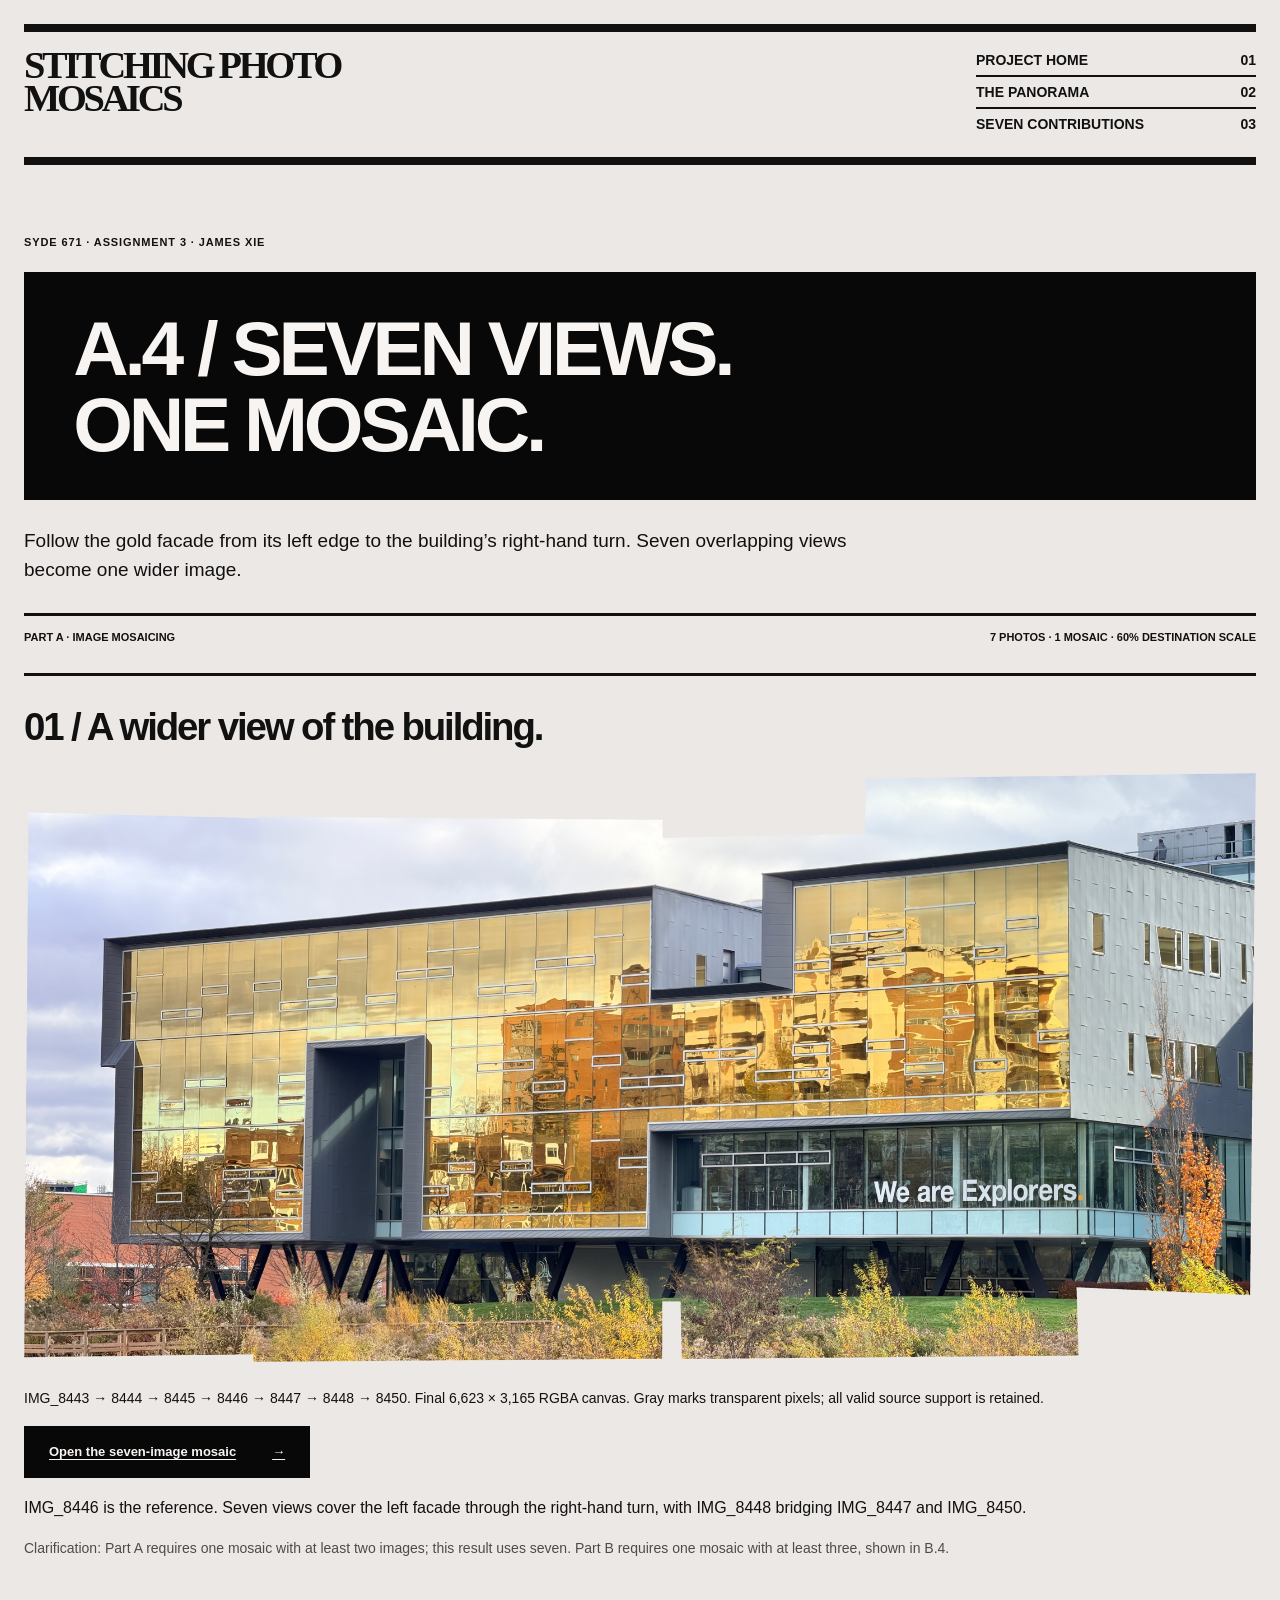
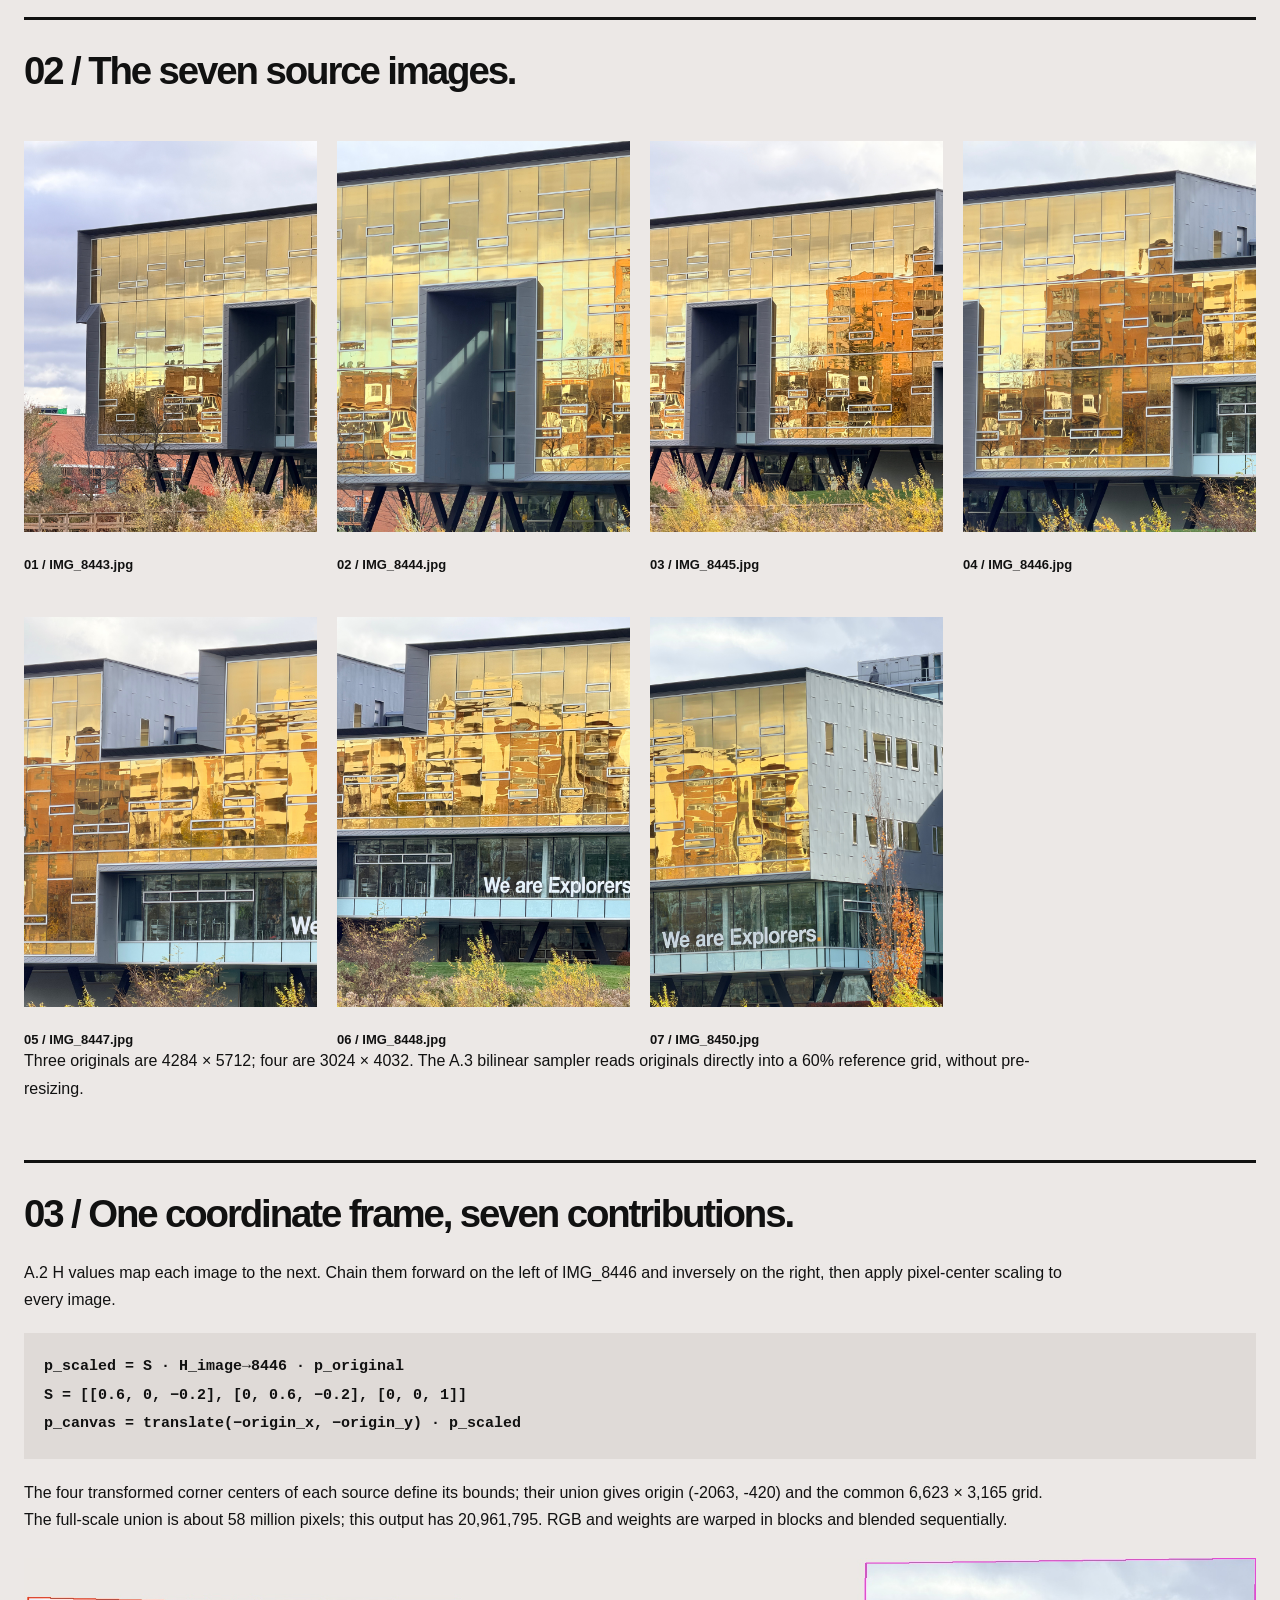
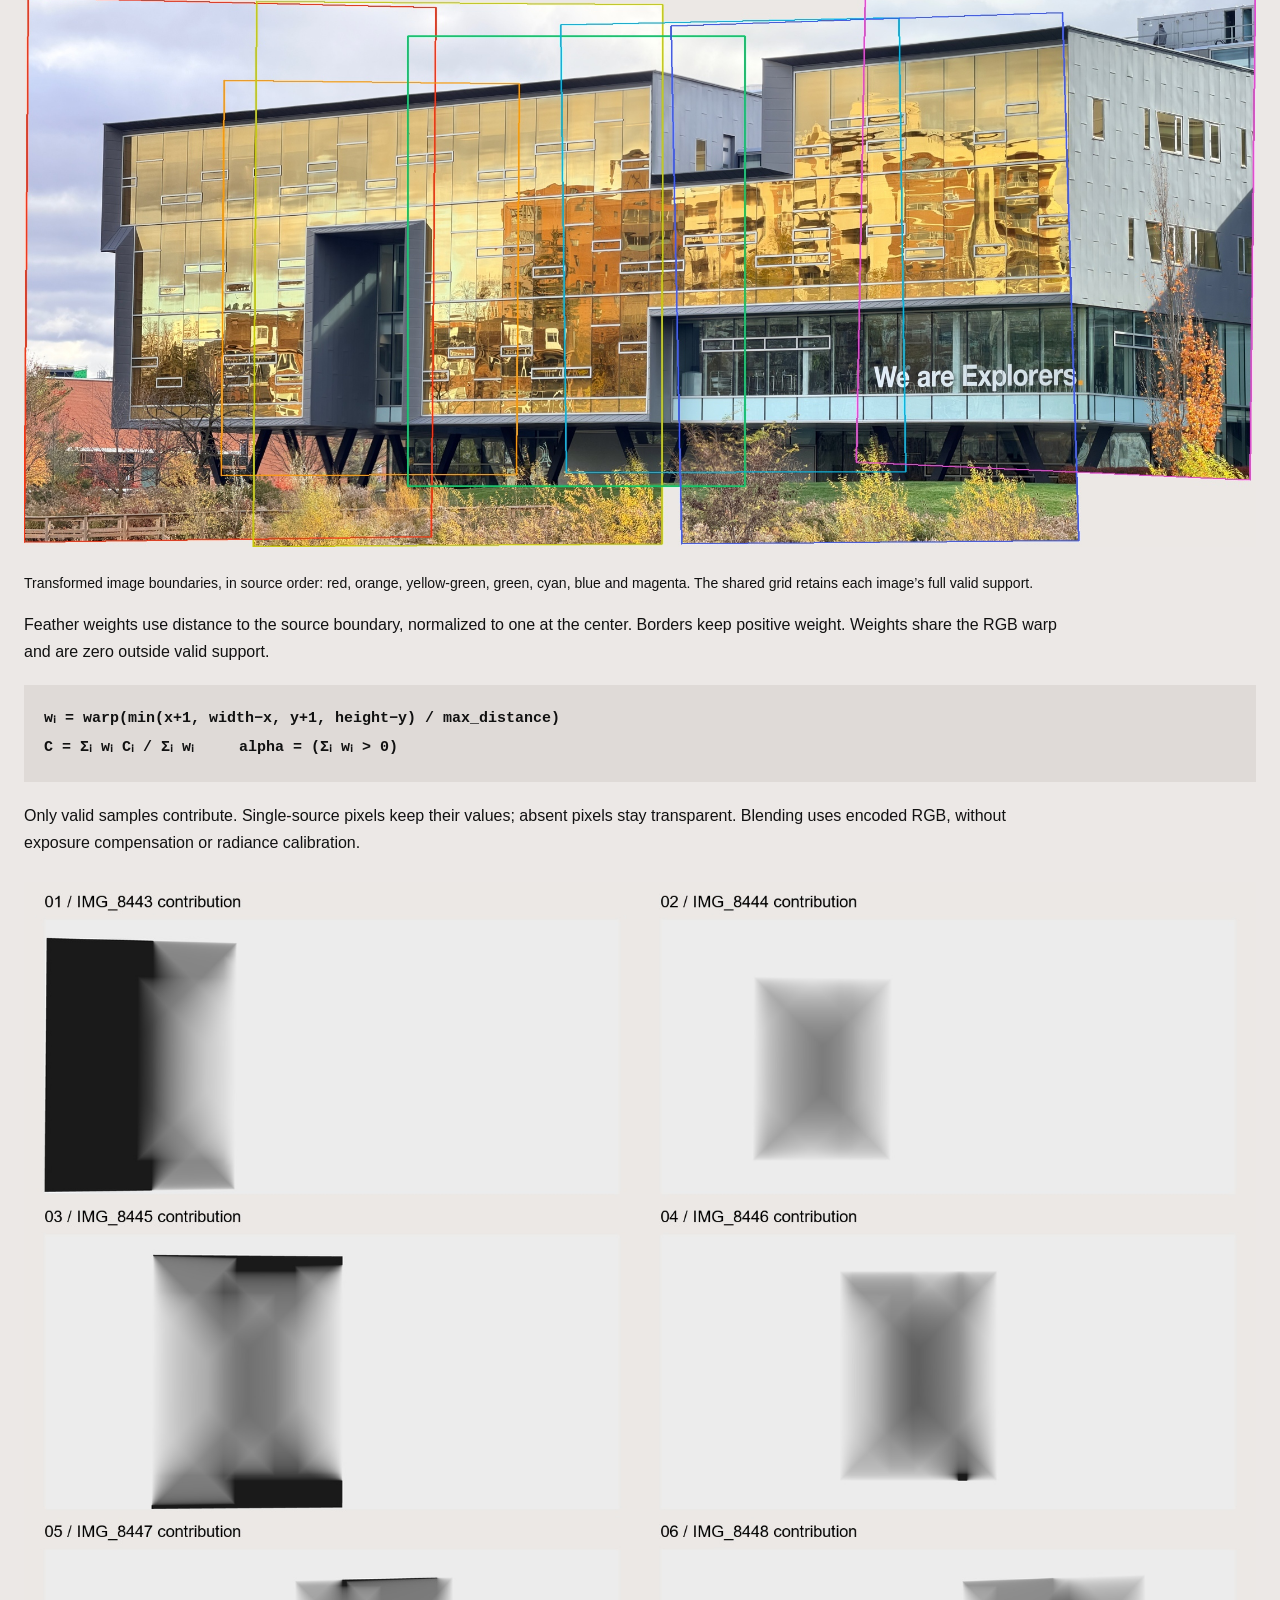
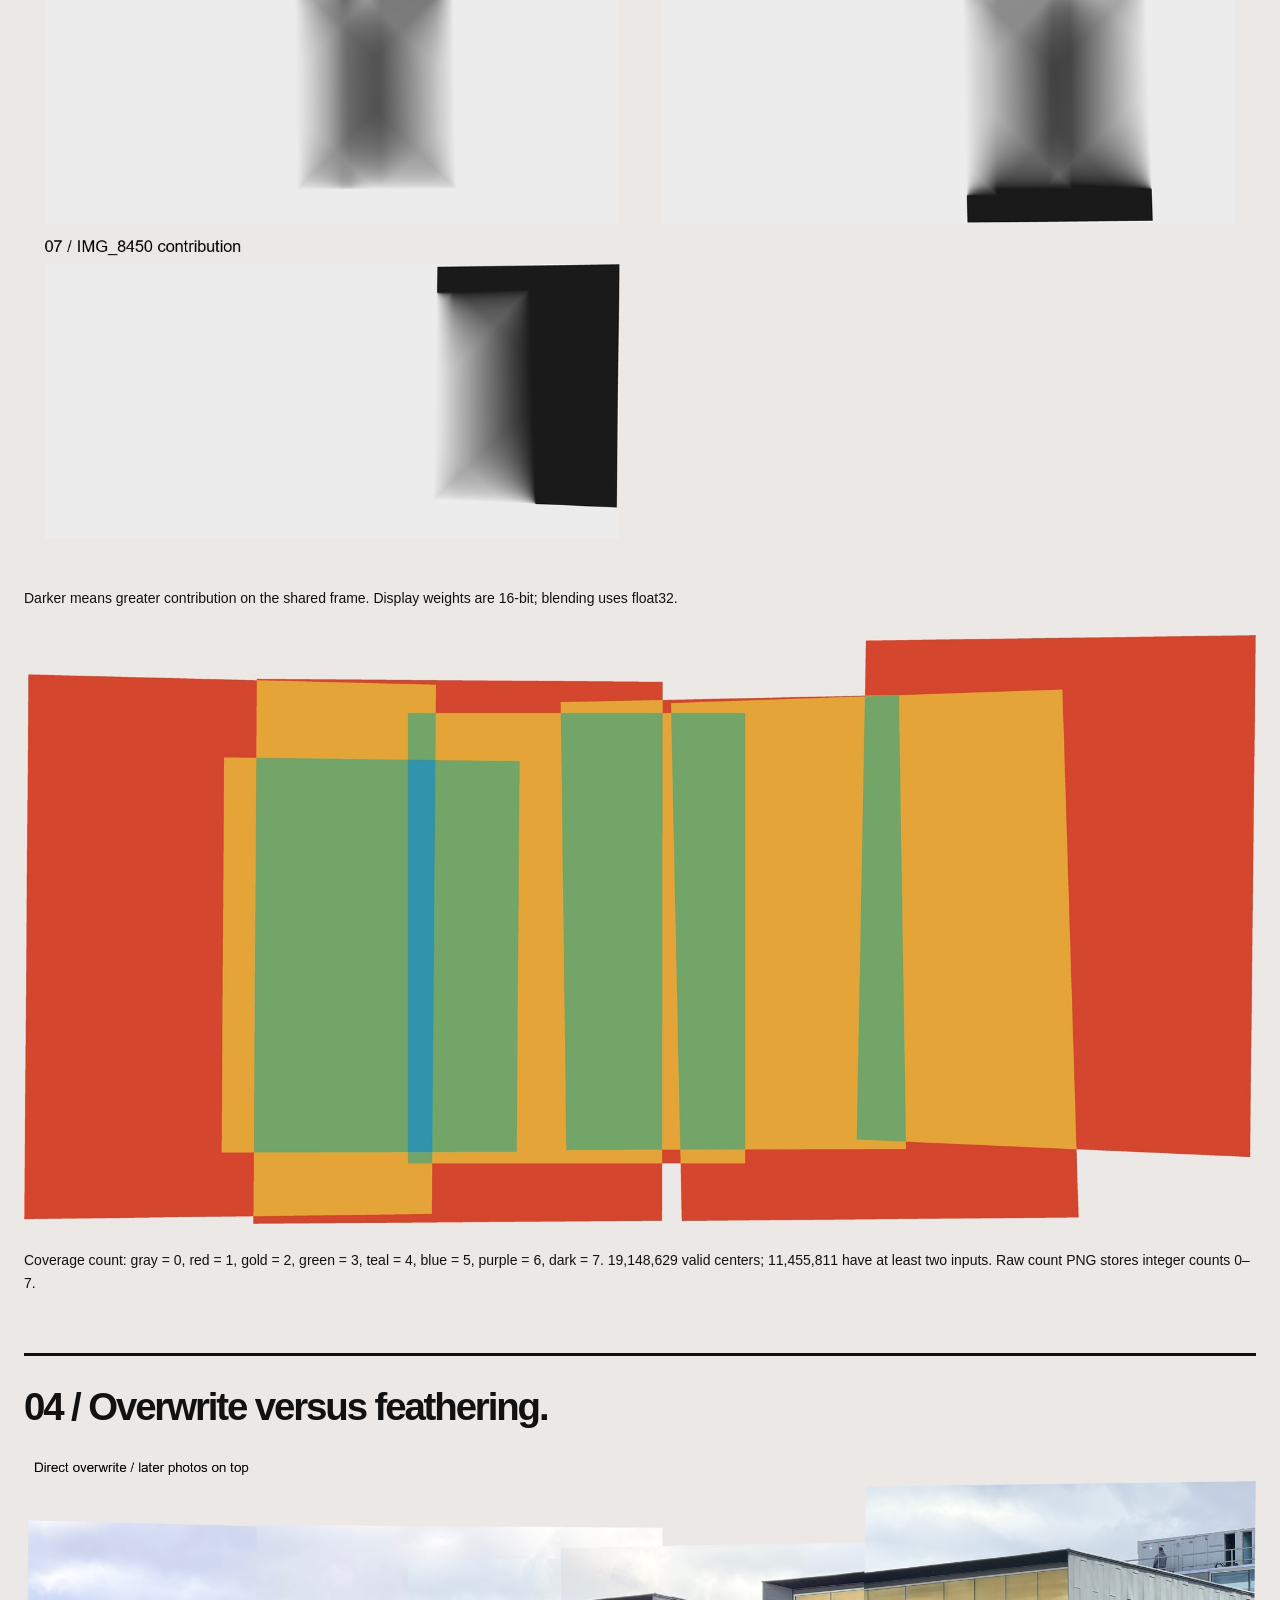
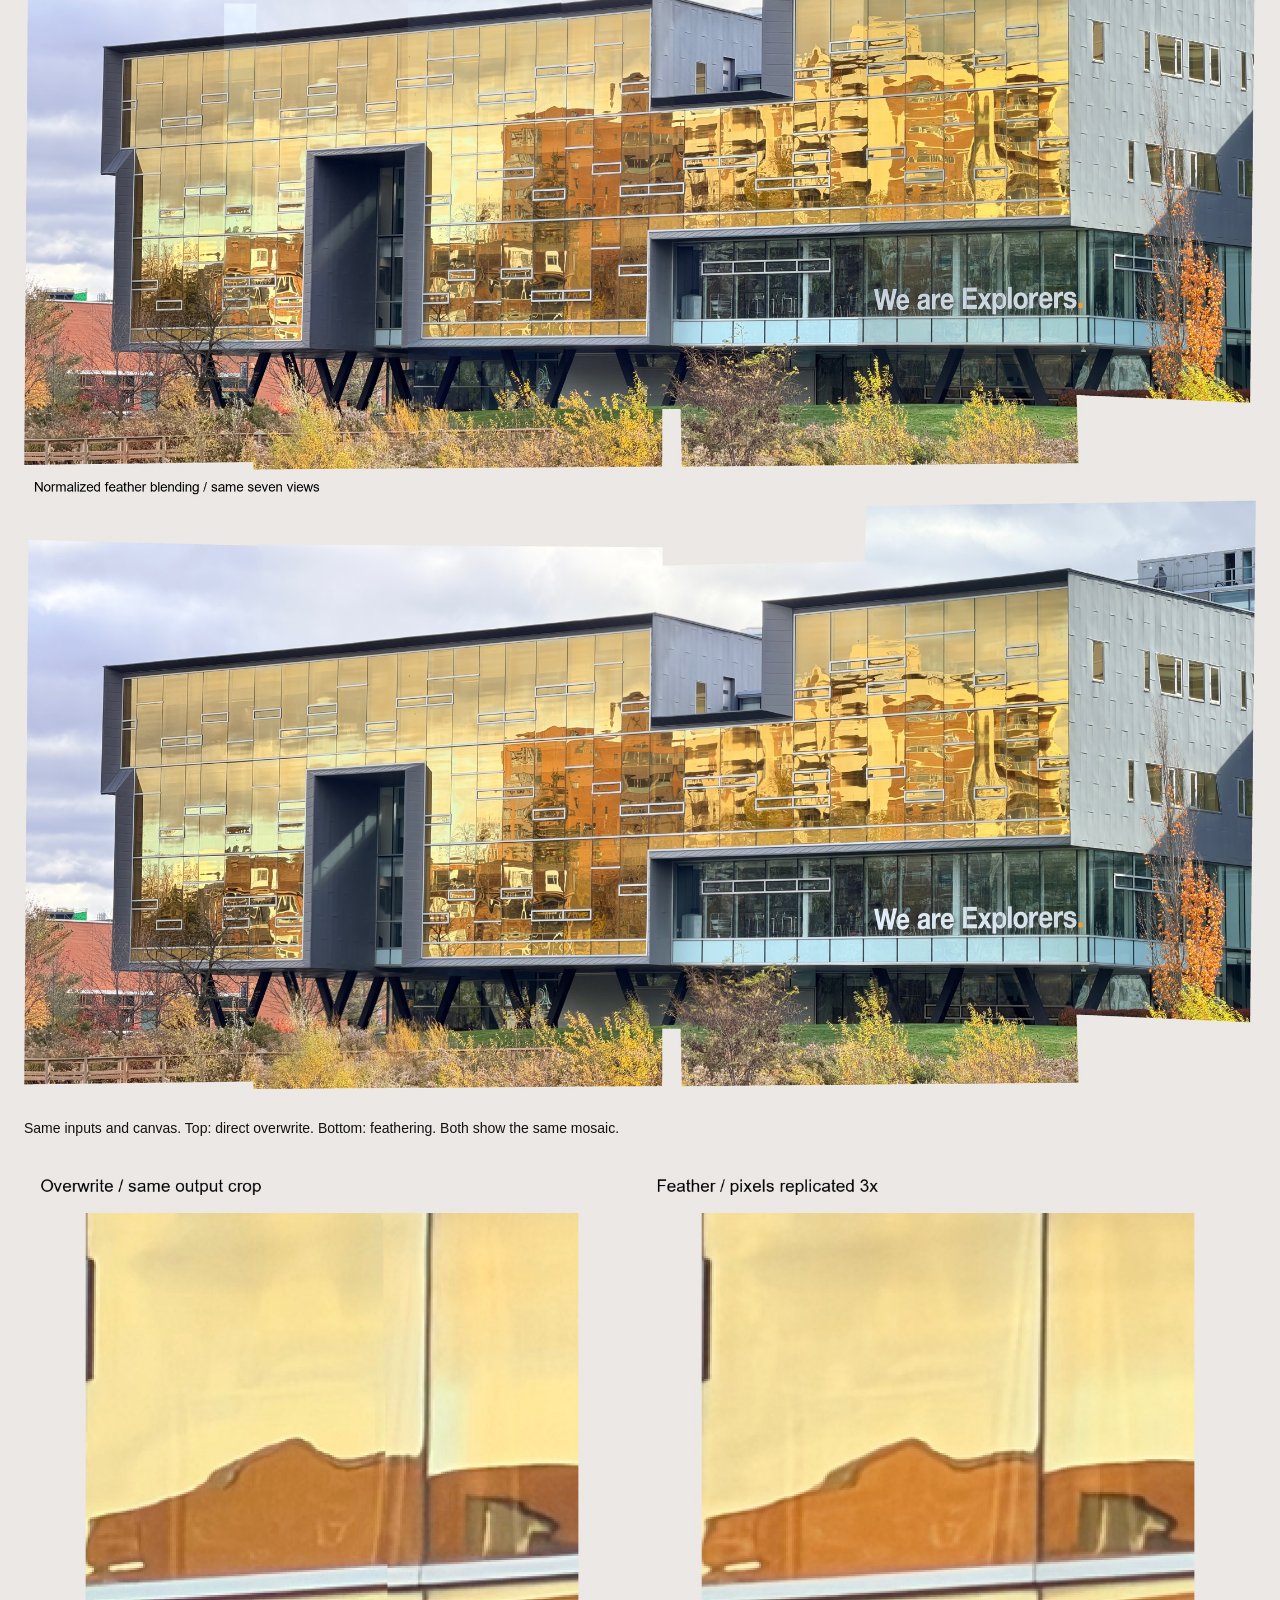
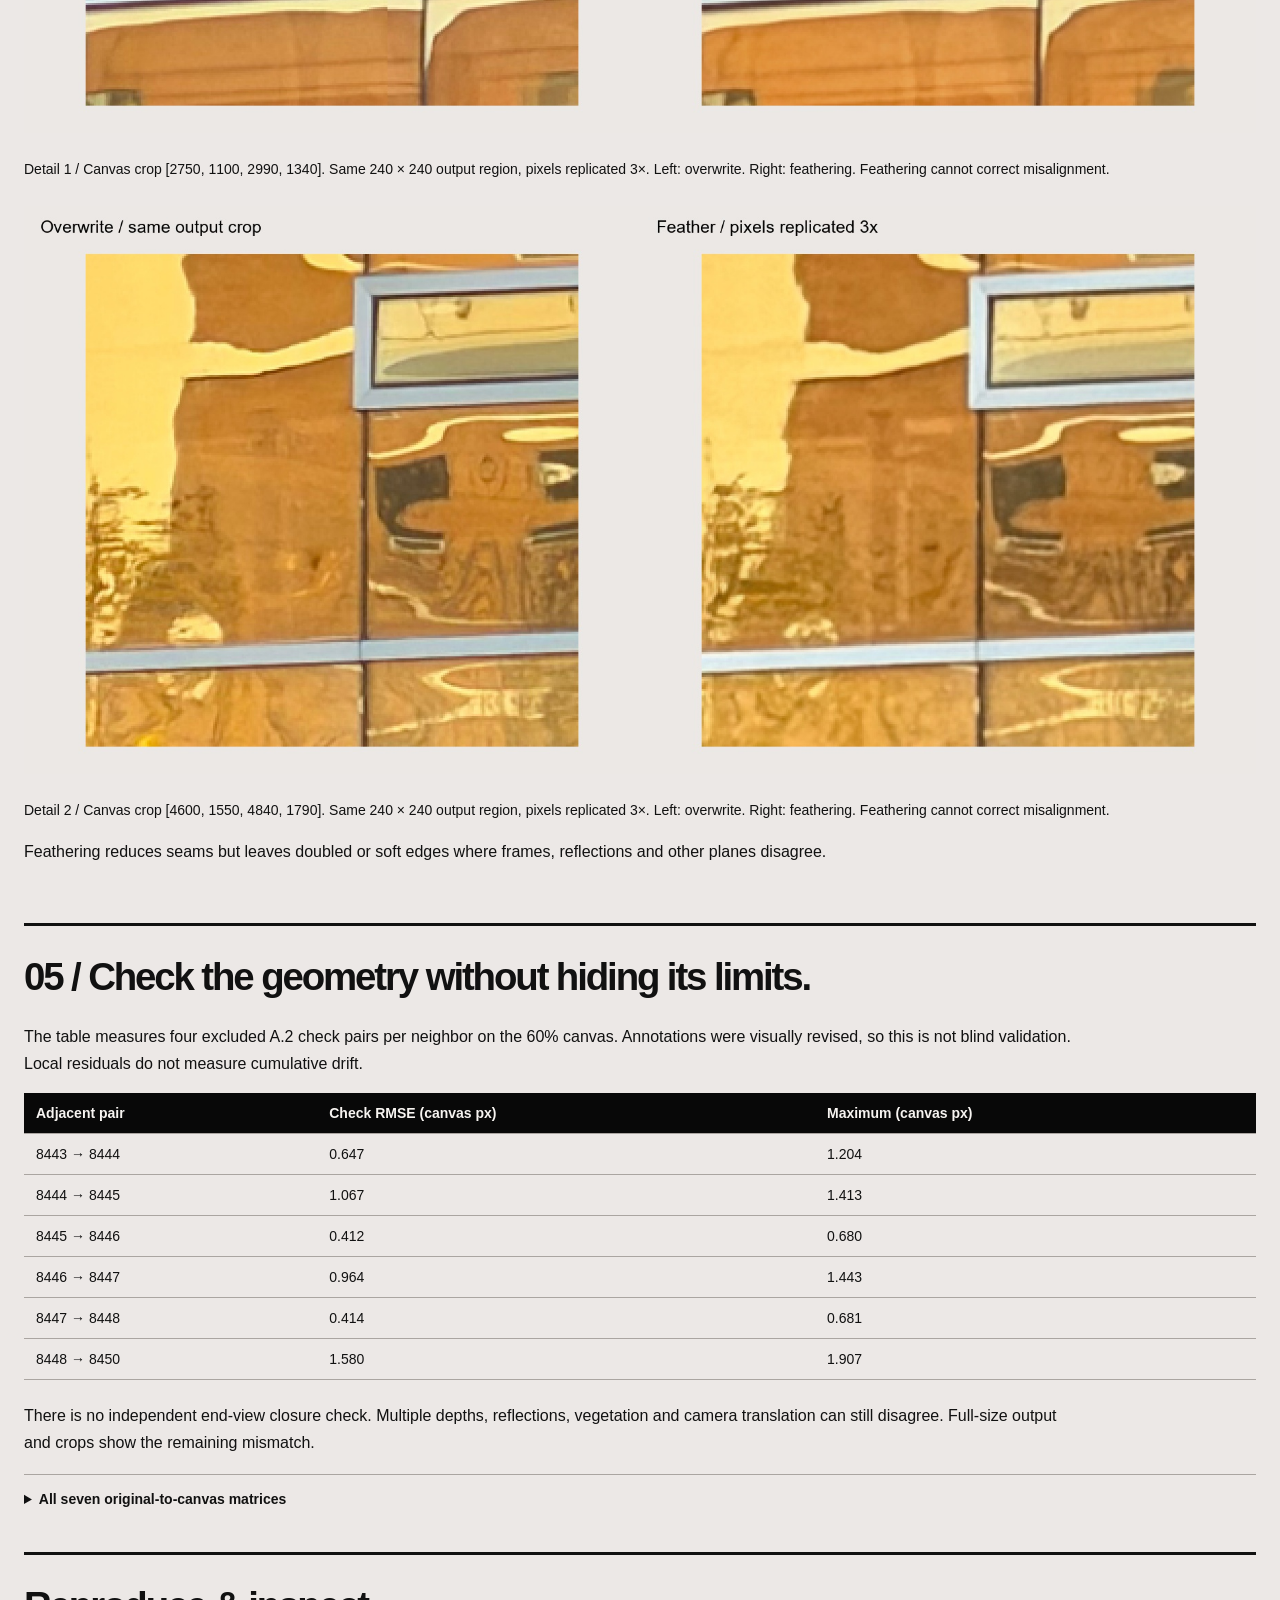
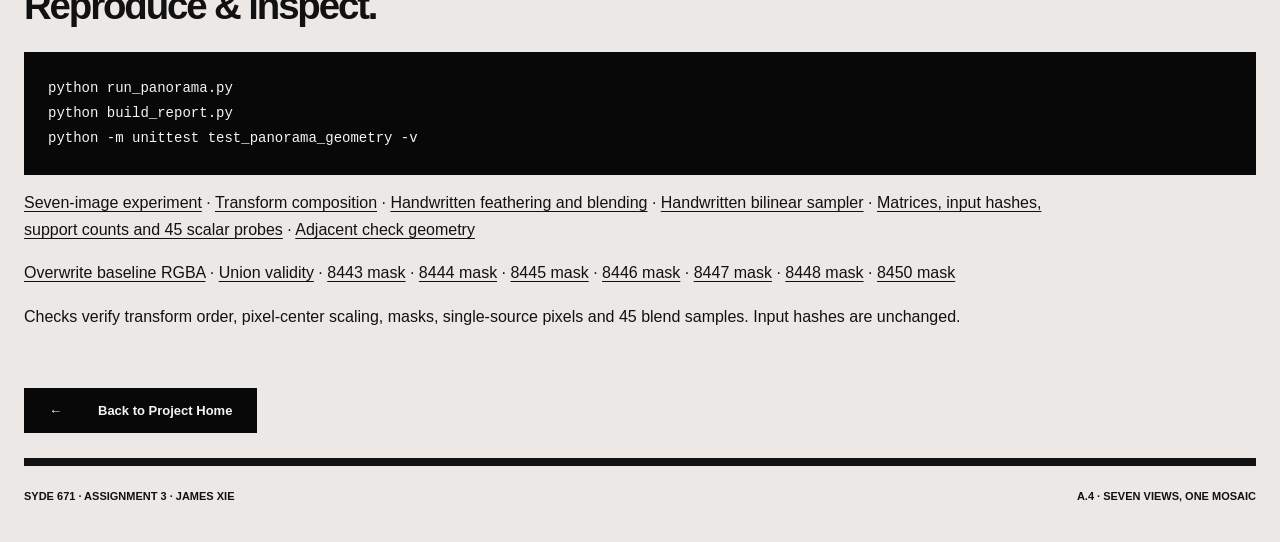
<file: A4/report.html>
<!doctype html><html lang="en"><head><meta charset="utf-8"><meta name="viewport" content="width=device-width,initial-scale=1"><title>A.4 · Seven Views, One Mosaic</title><link rel="stylesheet" href="../style.css"><link rel="stylesheet" href="../A3/page.css"><link rel="stylesheet" href="page.css"></head>
<body class="report-page"><main class="shell">
<header class="site-header"><a class="brand" href="../index.html">Stitching Photo<br>Mosaics</a><nav class="header-nav" aria-label="A.4 navigation"><a href="../index.html">Project home <span>01</span></a><a href="#result">The panorama <span>02</span></a><a href="#method">Seven contributions <span>03</span></a></nav></header>
<section class="project-hero"><p class="eyebrow">SYDE 671 · Assignment 3 · James Xie</p><h1>A.4 / SEVEN VIEWS.<br>ONE MOSAIC.</h1><p class="project-deck">Follow the gold facade from its left edge to the building’s right-hand turn. Seven overlapping views become one wider image.</p><div class="project-hero-rule"><span>Part A · Image mosaicing</span><span>7 photos · 1 mosaic · 60% destination scale</span></div></section>
<section class="report-section" id="result"><h2>01 / A wider view of the building.</h2><figure class="result-figure"><a href="results/panorama.png"><img src="figures/panorama.jpg" alt="Seven-image panorama spanning the reflective building facade from left to right" loading="eager"></a><figcaption>IMG_8443 → 8444 → 8445 → 8446 → 8447 → 8448 → 8450. Final 6,623 × 3,165 RGBA canvas. Gray marks transparent pixels; all valid source support is retained.</figcaption></figure><p><a class="solid-link" href="results/panorama.png">Open the seven-image mosaic <span>→</span></a></p><p>IMG_8446 is the reference. Seven views cover the left facade through the right-hand turn, with IMG_8448 bridging IMG_8447 and IMG_8450.</p><p class="method-note">Clarification: Part A requires one mosaic with at least two images; this result uses seven. Part B requires one mosaic with at least three, shown in B.4.</p></section>
<section class="report-section"><h2>02 / The seven source images.</h2><div class="source-strip"><figure><a href="../A1/images/IMG_8443.jpg"><img src="../A1/previews/IMG_8443.jpg" alt="Source photograph IMG_8443.jpg" loading="lazy"></a><figcaption>01 / IMG_8443.jpg</figcaption></figure><figure><a href="../A1/images/IMG_8444.jpg"><img src="../A1/previews/IMG_8444.jpg" alt="Source photograph IMG_8444.jpg" loading="lazy"></a><figcaption>02 / IMG_8444.jpg</figcaption></figure><figure><a href="../A1/images/IMG_8445.jpg"><img src="../A1/previews/IMG_8445.jpg" alt="Source photograph IMG_8445.jpg" loading="lazy"></a><figcaption>03 / IMG_8445.jpg</figcaption></figure><figure><a href="../A1/images/IMG_8446.jpg"><img src="../A1/previews/IMG_8446.jpg" alt="Source photograph IMG_8446.jpg" loading="lazy"></a><figcaption>04 / IMG_8446.jpg</figcaption></figure><figure><a href="../A1/images/IMG_8447.jpg"><img src="../A1/previews/IMG_8447.jpg" alt="Source photograph IMG_8447.jpg" loading="lazy"></a><figcaption>05 / IMG_8447.jpg</figcaption></figure><figure><a href="../A1/images/IMG_8448.jpg"><img src="../A1/previews/IMG_8448.jpg" alt="Source photograph IMG_8448.jpg" loading="lazy"></a><figcaption>06 / IMG_8448.jpg</figcaption></figure><figure><a href="../A1/images/IMG_8450.jpg"><img src="../A1/previews/IMG_8450.jpg" alt="Source photograph IMG_8450.jpg" loading="lazy"></a><figcaption>07 / IMG_8450.jpg</figcaption></figure></div><p>Three originals are 4284 × 5712; four are 3024 × 4032. The A.3 bilinear sampler reads originals directly into a 60% reference grid, without pre-resizing.</p></section>
<section class="report-section" id="method"><h2>03 / One coordinate frame, seven contributions.</h2><p>A.2 H values map each image to the next. Chain them forward on the left of IMG_8446 and inversely on the right, then apply pixel-center scaling to every image.</p><div class="formula">p_scaled = S · H_image→8446 · p_original
S = [[0.6, 0, −0.2], [0, 0.6, −0.2], [0, 0, 1]]
p_canvas = translate(−origin_x, −origin_y) · p_scaled</div><p>The four transformed corner centers of each source define its bounds; their union gives origin (-2063, -420) and the common 6,623 × 3,165 grid. The full-scale union is about 58 million pixels; this output has 20,961,795. RGB and weights are warped in blocks and blended sequentially.</p><figure class="result-figure"><a href="figures/panorama_footprints.jpg"><img src="figures/panorama_footprints.jpg" alt="Seven transformed source-image corner footprints over the final mosaic" loading="lazy"></a><figcaption>Transformed image boundaries, in source order: red, orange, yellow-green, green, cyan, blue and magenta. The shared grid retains each image’s full valid support.</figcaption></figure>
<p>Feather weights use distance to the source boundary, normalized to one at the center. Borders keep positive weight. Weights share the RGB warp and are zero outside valid support.</p><div class="formula">wᵢ = warp(min(x+1, width−x, y+1, height−y) / max_distance)
C = Σᵢ wᵢ Cᵢ / Σᵢ wᵢ     alpha = (Σᵢ wᵢ > 0)</div><p>Only valid samples contribute. Single-source pixels keep their values; absent pixels stay transparent. Blending uses encoded RGB, without exposure compensation or radiance calibration.</p><figure class="result-figure"><a href="figures/panorama_contributions.jpg"><img src="figures/panorama_contributions.jpg" alt="Seven normalized contribution maps shown on an identical shared canvas" loading="lazy"></a><figcaption>Darker means greater contribution on the shared frame. Display weights are 16-bit; blending uses float32.</figcaption></figure><figure class="result-figure"><a href="figures/panorama_coverage.jpg"><img src="figures/panorama_coverage.jpg" alt="Number of valid input images covering each output location" loading="lazy"></a><figcaption>Coverage count: gray = 0, red = 1, gold = 2, green = 3, teal = 4, blue = 5, purple = 6, dark = 7. 19,148,629 valid centers; 11,455,811 have at least two inputs. <a href="results/panorama_coverage_count.png">Raw count PNG</a> stores integer counts 0–7.</figcaption></figure></section>
<section class="report-section"><h2>04 / Overwrite versus feathering.</h2><figure class="result-figure"><a href="figures/panorama_comparison.jpg"><img src="figures/panorama_comparison.jpg" alt="Stacked seven-image mosaic comparison: direct overwrite and normalized feathering" loading="lazy"></a><figcaption>Same inputs and canvas. Top: direct overwrite. Bottom: feathering. Both show the same mosaic.</figcaption></figure><figure class="result-figure"><a href="figures/panorama_detail_1.jpg"><img src="figures/panorama_detail_1.jpg" alt="Identical crop comparing overwrite and feathering" loading="lazy"></a><figcaption>Detail 1 / Canvas crop [2750, 1100, 2990, 1340]. Same 240 × 240 output region, pixels replicated 3×. Left: overwrite. Right: feathering. Feathering cannot correct misalignment.</figcaption></figure><figure class="result-figure"><a href="figures/panorama_detail_2.jpg"><img src="figures/panorama_detail_2.jpg" alt="Identical crop comparing overwrite and feathering" loading="lazy"></a><figcaption>Detail 2 / Canvas crop [4600, 1550, 4840, 1790]. Same 240 × 240 output region, pixels replicated 3×. Left: overwrite. Right: feathering. Feathering cannot correct misalignment.</figcaption></figure><p>Feathering reduces seams but leaves doubled or soft edges where frames, reflections and other planes disagree.</p></section>
<section class="report-section"><h2>05 / Check the geometry without hiding its limits.</h2><p>The table measures four excluded A.2 check pairs per neighbor on the 60% canvas. Annotations were visually revised, so this is not blind validation. Local residuals do not measure cumulative drift.</p><div class="scroll"><table><thead><tr><th>Adjacent pair</th><th>Check RMSE (canvas px)</th><th>Maximum (canvas px)</th></tr></thead><tbody><tr><td>8443 → 8444</td><td>0.647</td><td>1.204</td></tr><tr><td>8444 → 8445</td><td>1.067</td><td>1.413</td></tr><tr><td>8445 → 8446</td><td>0.412</td><td>0.680</td></tr><tr><td>8446 → 8447</td><td>0.964</td><td>1.443</td></tr><tr><td>8447 → 8448</td><td>0.414</td><td>0.681</td></tr><tr><td>8448 → 8450</td><td>1.580</td><td>1.907</td></tr></tbody></table></div><p>There is no independent end-view closure check. Multiple depths, reflections, vegetation and camera translation can still disagree. Full-size output and crops show the remaining mismatch.</p><details><summary>All seven original-to-canvas matrices</summary><details><summary>IMG_8443.jpg → shared canvas</summary><pre> 0.521707154  -0.00384679251   22.8750077
 0.0146188571   0.50796635   209.333478
 6.79409484e-06   1.43274517e-07   0.99016595</pre></details><details><summary>IMG_8444.jpg → shared canvas</summary><pre> 0.534911002  -0.00301299593   1073.21552
 0.00937739757   0.526777758   655.733765
 3.89145735e-06   3.55214946e-07   0.998113515</pre></details><details><summary>IMG_8445.jpg → shared canvas</summary><pre> 0.518277628  -0.00472954619   1250.92227
 0.00440425644   0.508861584   234.855075
 2.57785567e-06  -1.23146486e-06   1</pre></details><details><summary>IMG_8446.jpg → shared canvas</summary><pre> 0.6   0   2062.8
 0   0.6   419.8
 0   0   1</pre></details><details><summary>IMG_8447.jpg → shared canvas</summary><pre> 0.576973254   0.00411169615   2867.28466
-0.0141094307   0.590410021   358.016382
-4.41734901e-06  -1.10323529e-06   0.993917236</pre></details><details><summary>IMG_8448.jpg → shared canvas</summary><pre> 0.460739407   0.00206779407   3436.9113
-0.0181641305   0.47452013   361.089794
-4.43820086e-06  -2.24307006e-06   0.988310559</pre></details><details><summary>IMG_8450.jpg → shared canvas</summary><pre> 0.578005393  -0.0227458949   4376.92363
-0.00918151855   0.636735235   28.2125699
-1.39421727e-05  -2.39006191e-06   0.967104595</pre></details></details></section>
<section class="report-section"><h2>Reproduce &amp; inspect.</h2><pre>python run_panorama.py
python build_report.py
python -m unittest test_panorama_geometry -v</pre><p><a href="run_panorama.py">Seven-image experiment</a> · <a href="panorama_geometry.py">Transform composition</a> · <a href="blend.py">Handwritten feathering and blending</a> · <a href="../A3/warp.py">Handwritten bilinear sampler</a> · <a href="panorama_measurements.json">Matrices, input hashes, support counts and 45 scalar probes</a> · <a href="panorama_alignment.json">Adjacent check geometry</a></p><p><a href="results/panorama_overwrite.png">Overwrite baseline RGBA</a> · <a href="results/panorama_union_mask.png">Union validity</a> · <a href="results/panorama_8443_mask.png">8443 mask</a> · <a href="results/panorama_8444_mask.png">8444 mask</a> · <a href="results/panorama_8445_mask.png">8445 mask</a> · <a href="results/panorama_8446_mask.png">8446 mask</a> · <a href="results/panorama_8447_mask.png">8447 mask</a> · <a href="results/panorama_8448_mask.png">8448 mask</a> · <a href="results/panorama_8450_mask.png">8450 mask</a></p><p>Checks verify transform order, pixel-center scaling, masks, single-source pixels and 45 blend samples. Input hashes are unchanged.</p></section>
<nav class="project-home-nav" aria-label="Project navigation"><a class="solid-link" href="../index.html"><span aria-hidden="true">&larr;</span>Back to Project Home</a></nav>
<footer class="site-footer"><span>SYDE 671 · Assignment 3 · James Xie</span><span>A.4 · Seven views, one mosaic</span></footer></main></body></html>
</file>
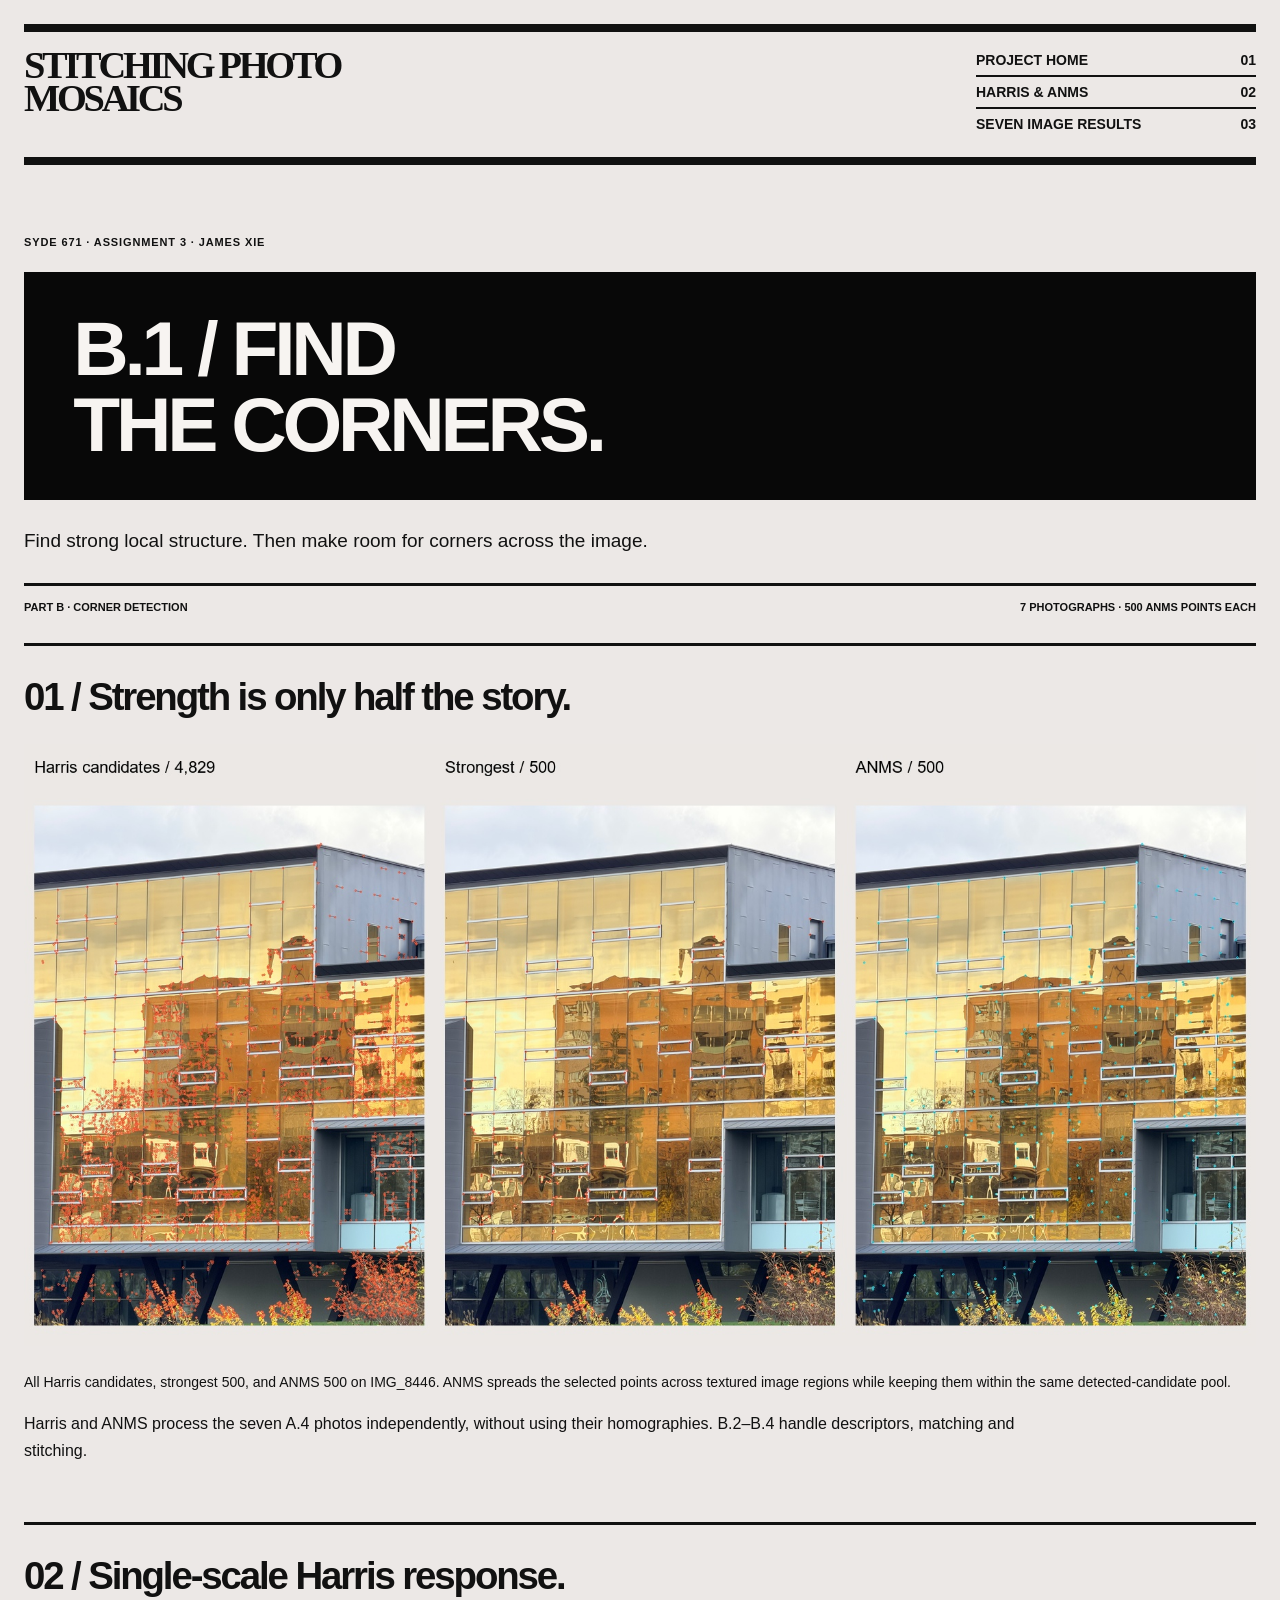
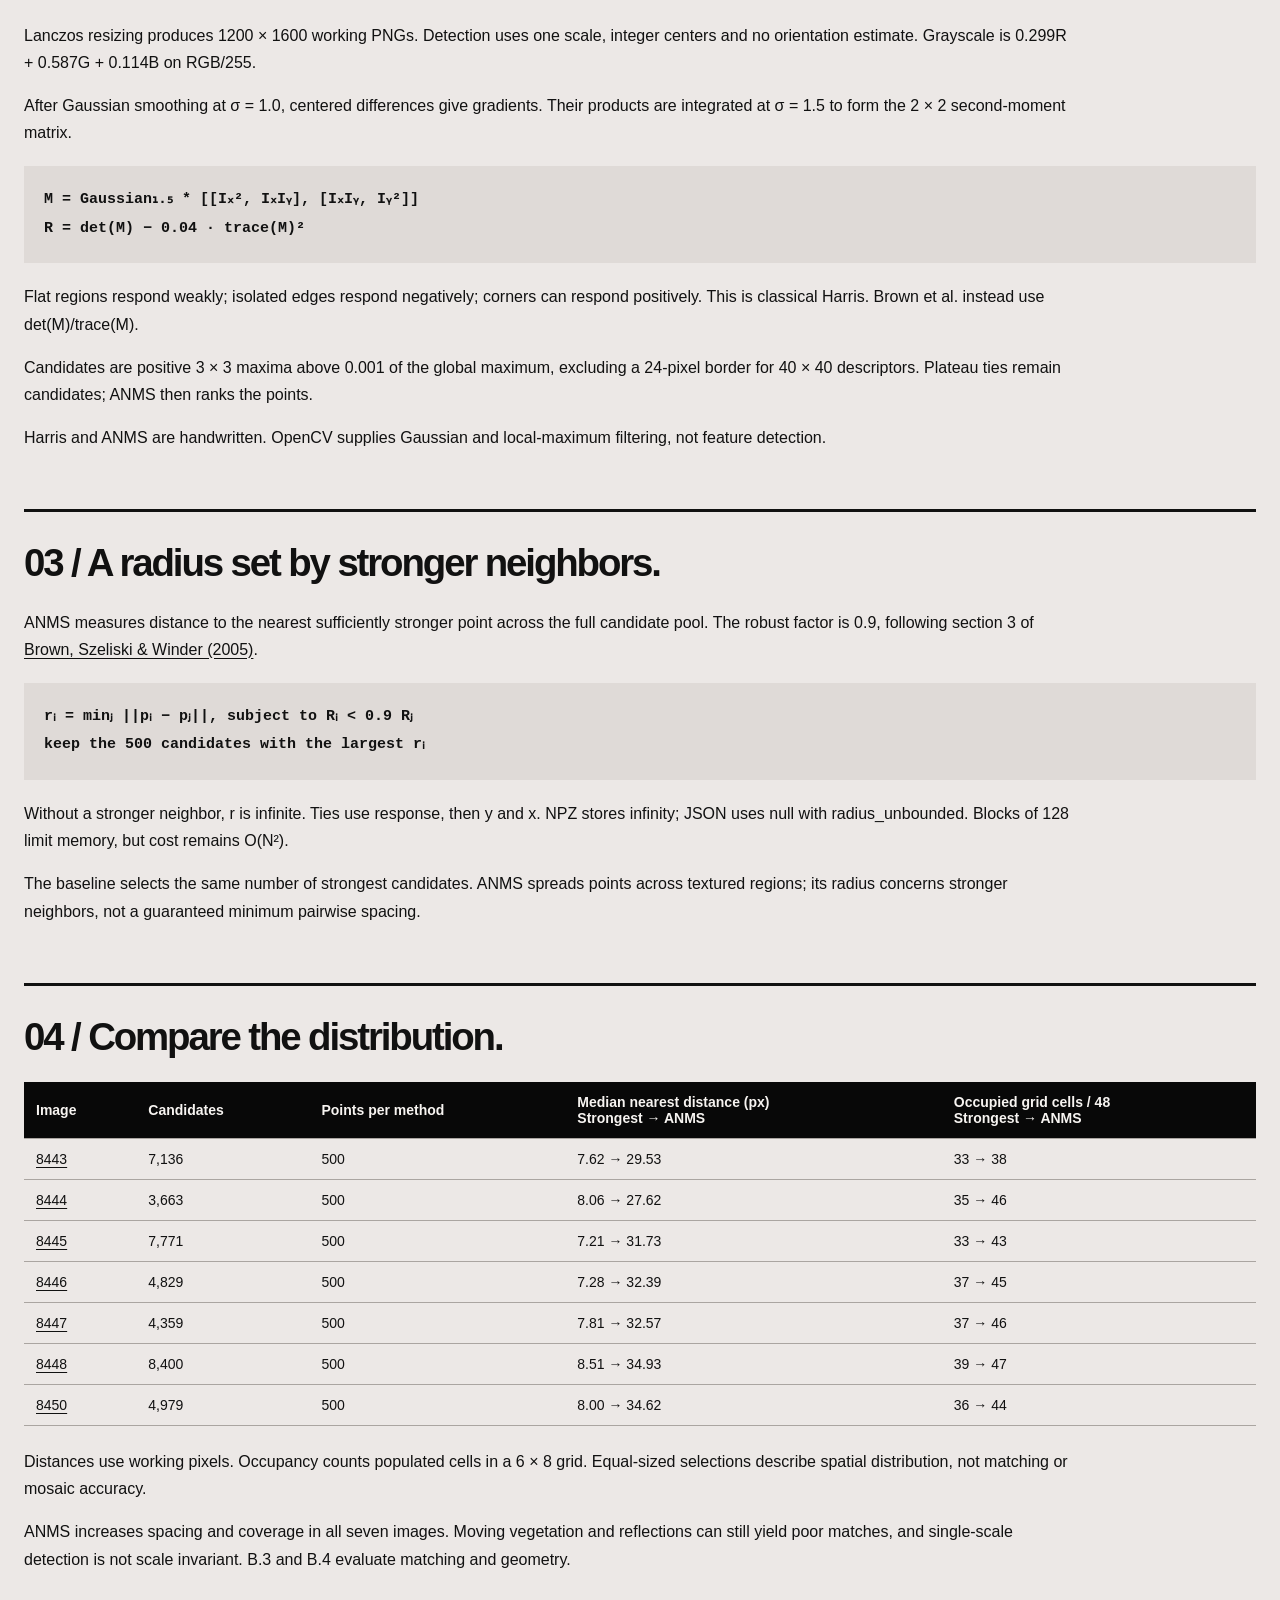
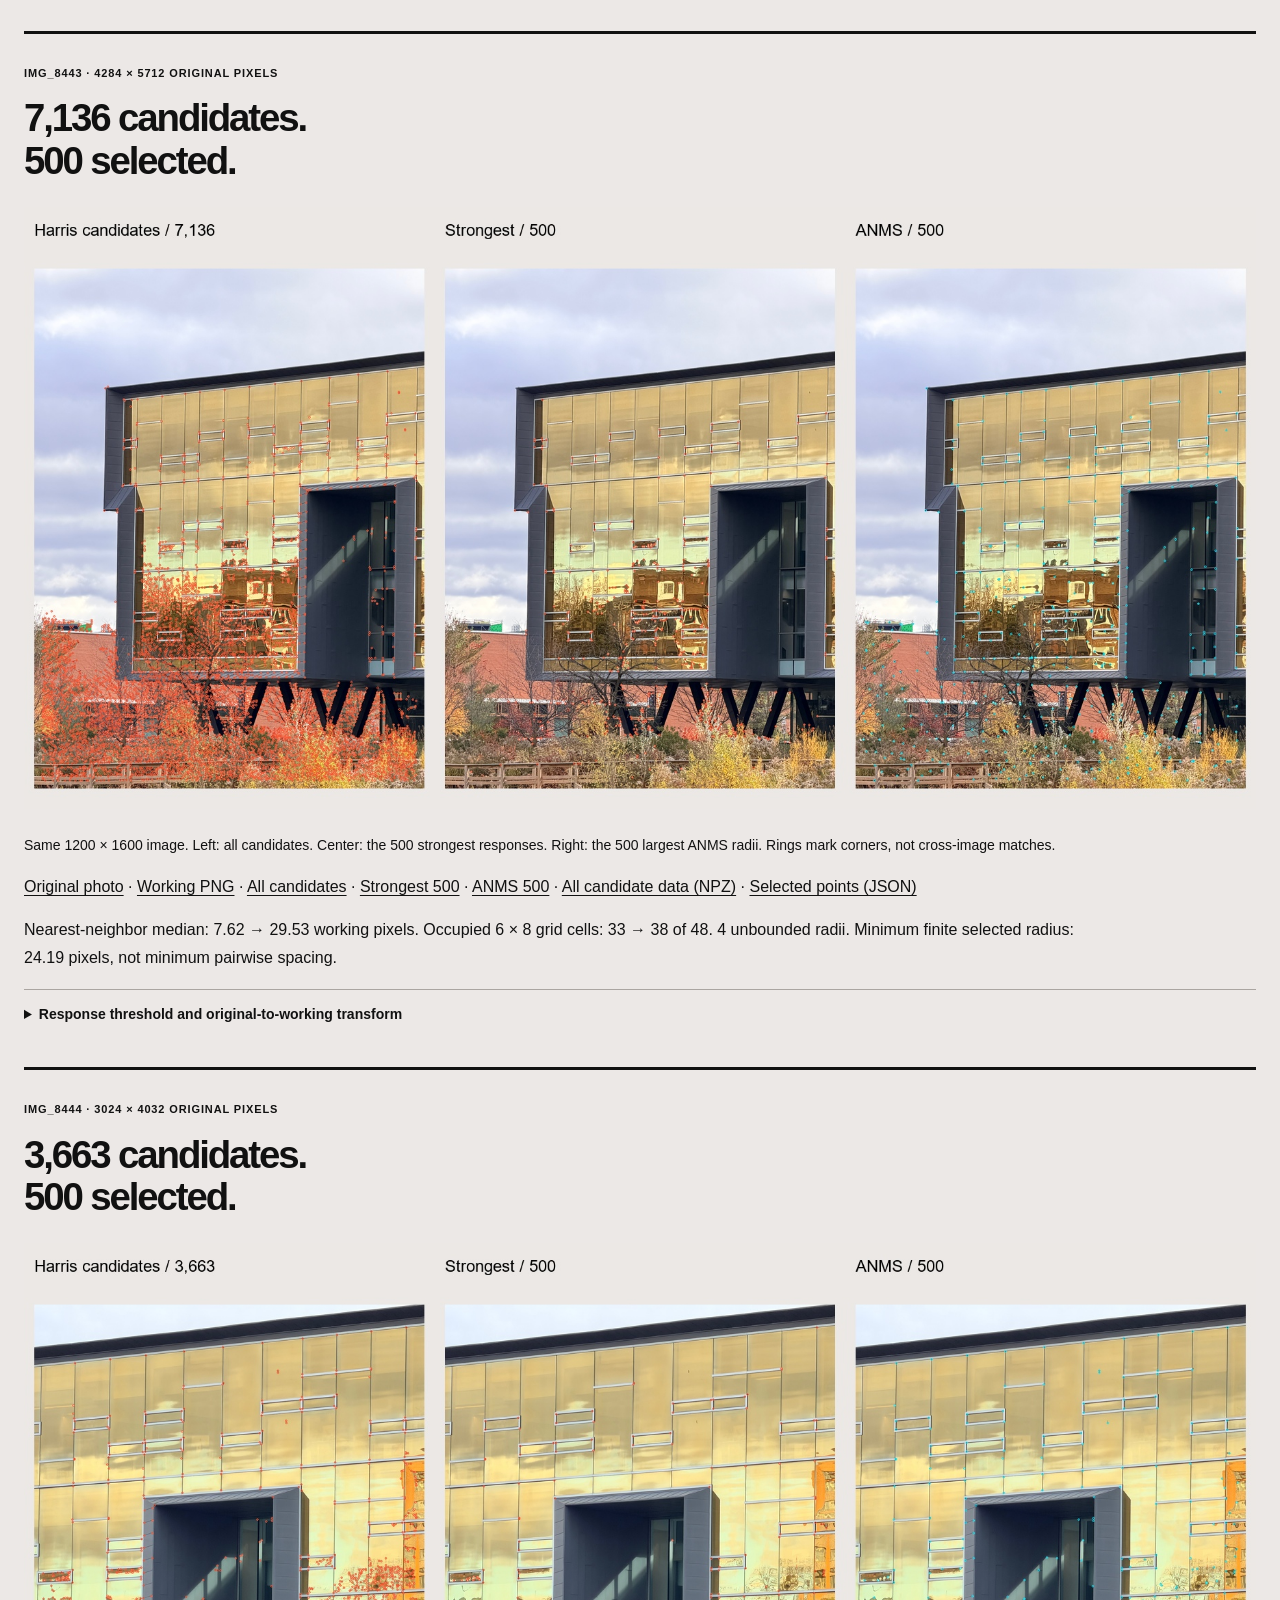
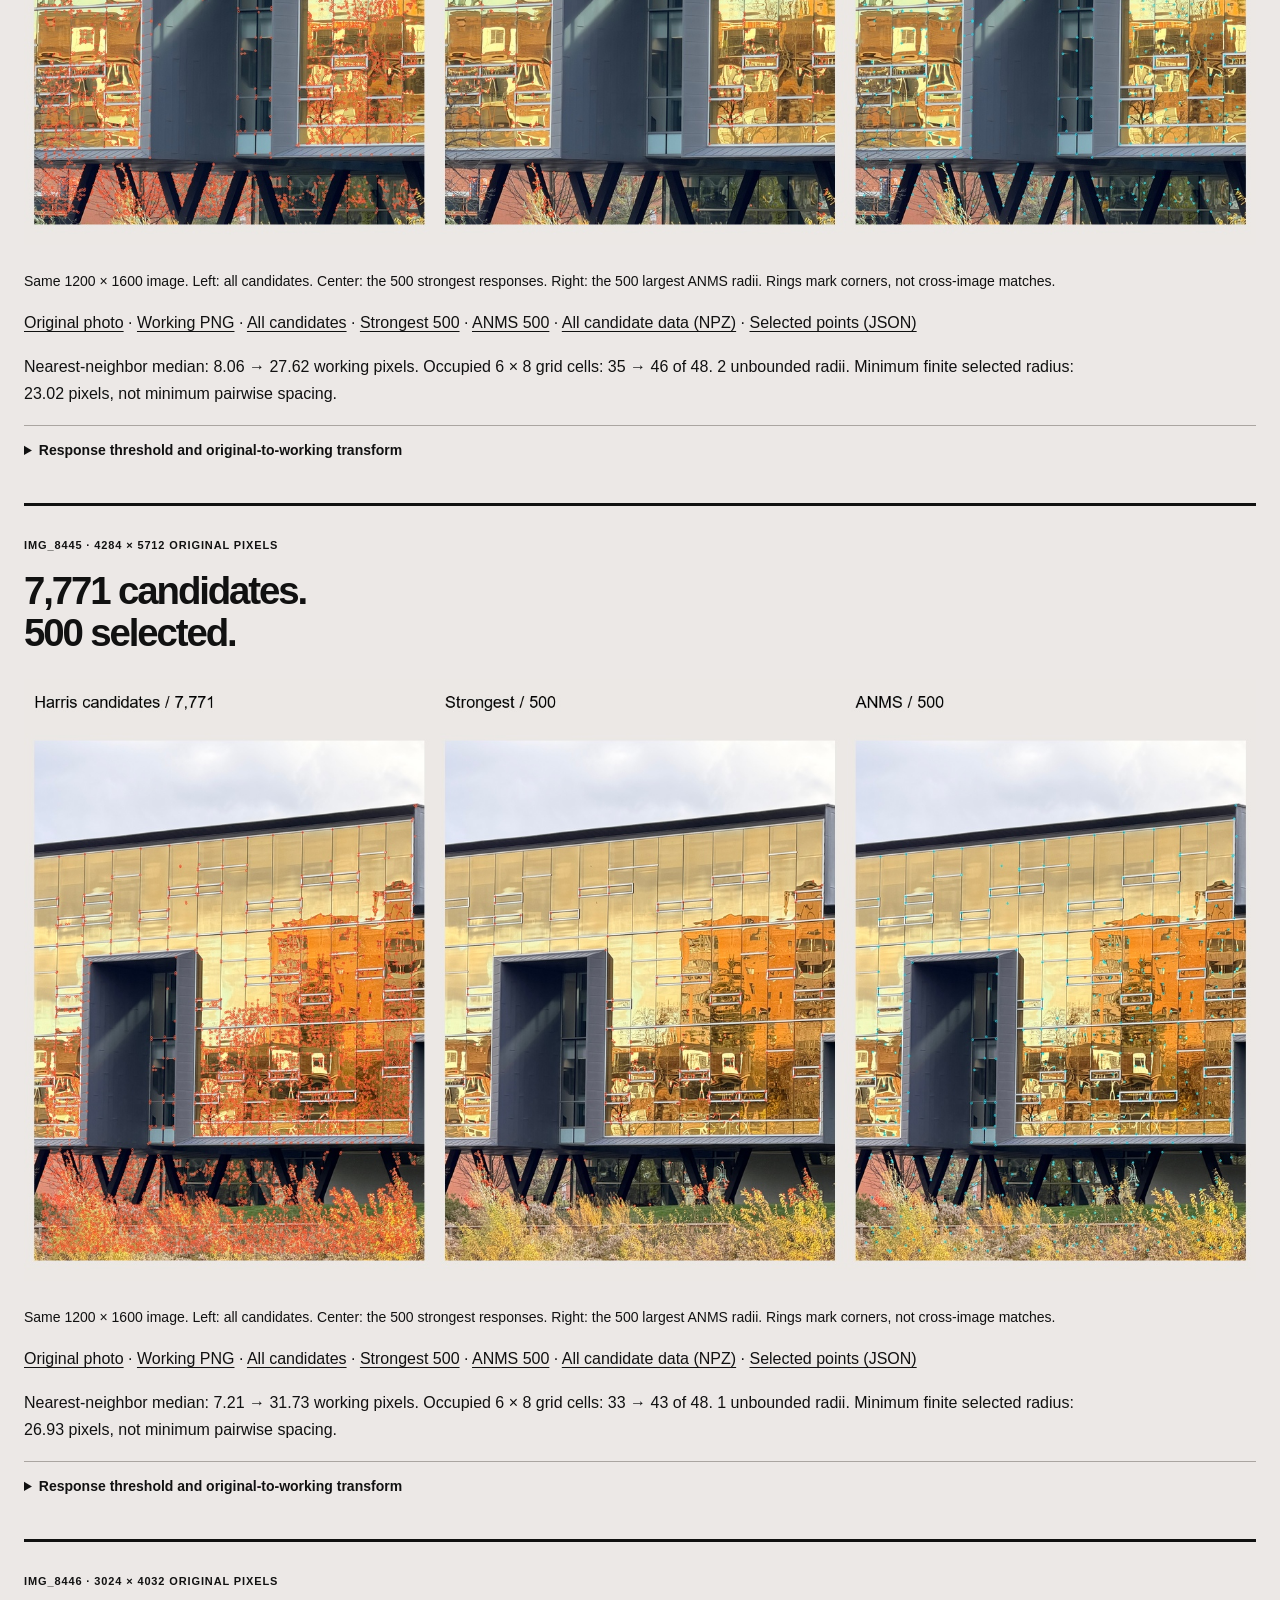
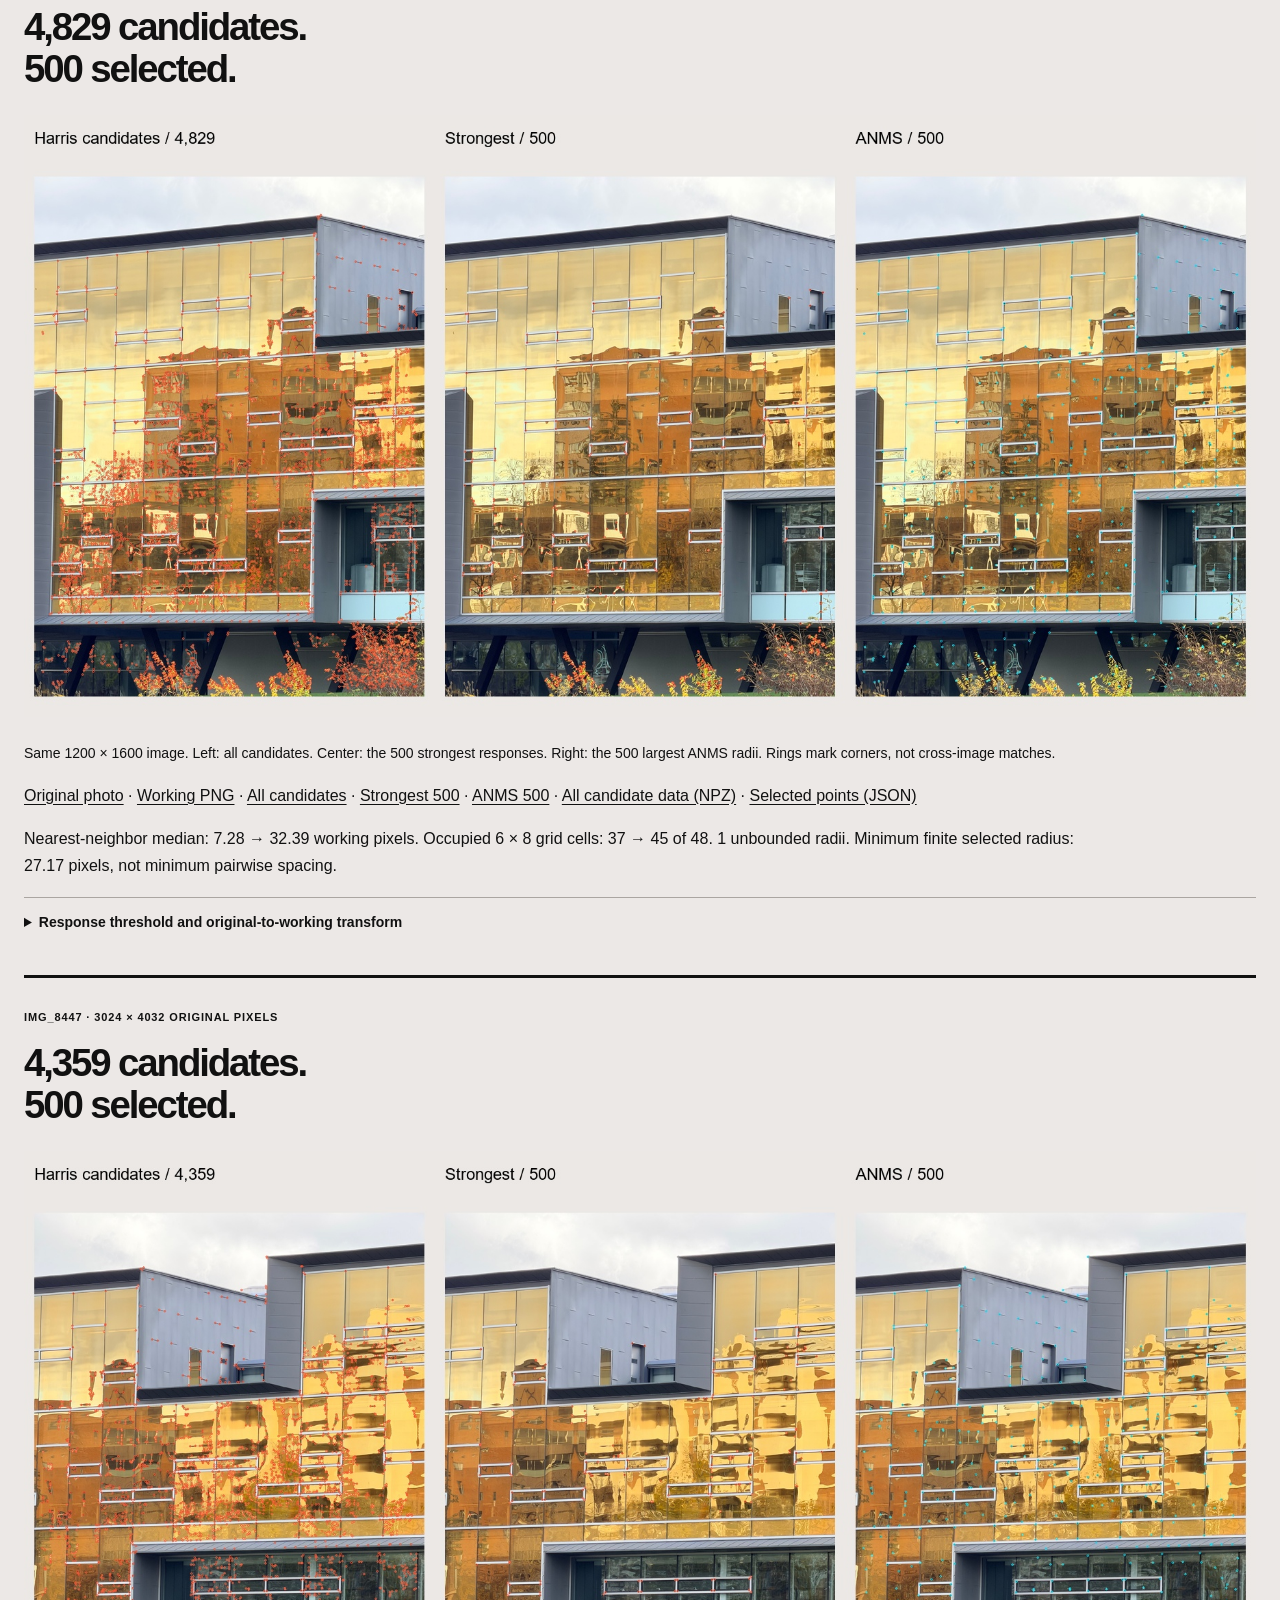
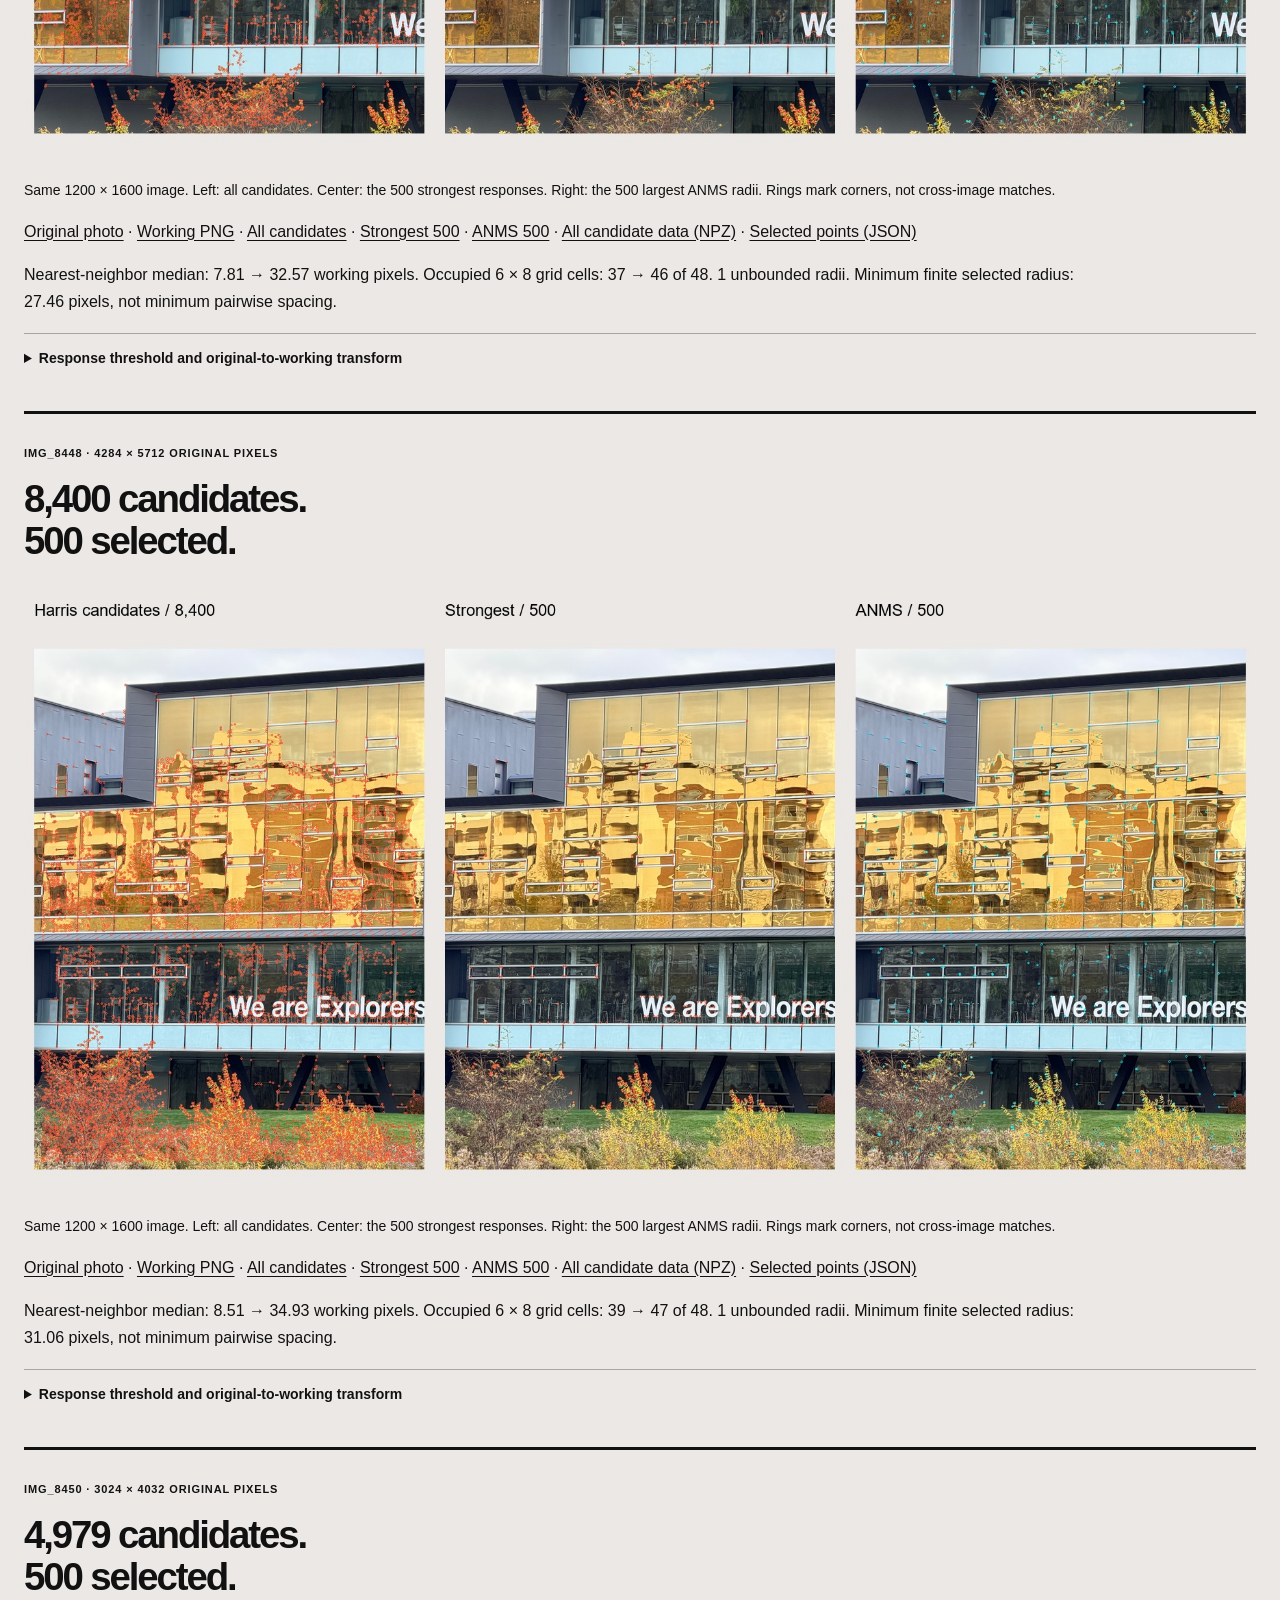
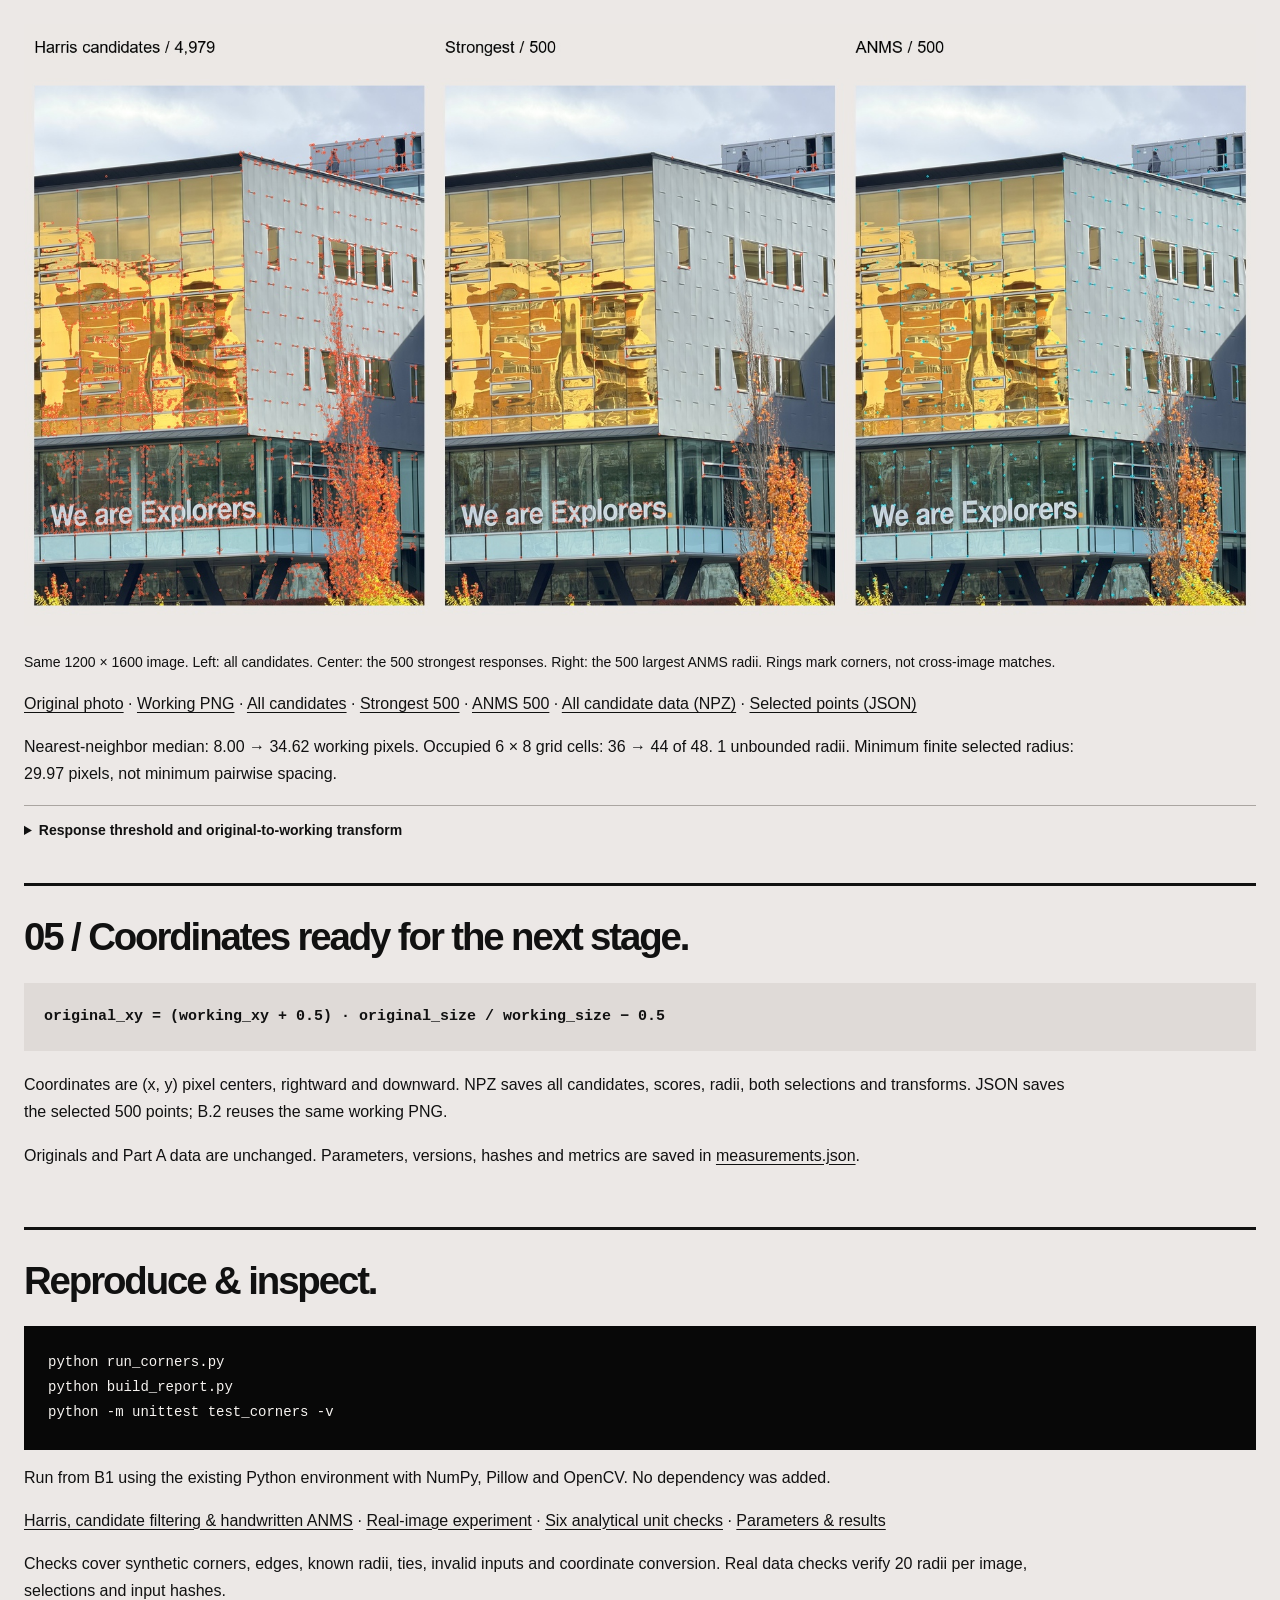
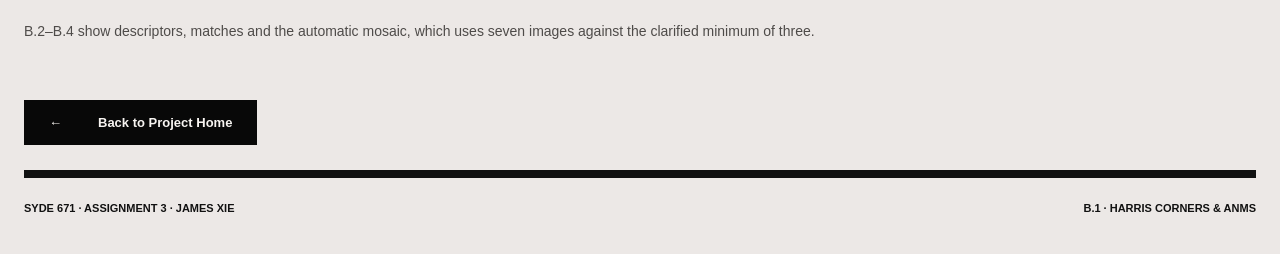
<file: B1/report.html>
<!doctype html><html lang="en"><head><meta charset="utf-8"><meta name="viewport" content="width=device-width,initial-scale=1"><title>B.1 · Find the Corners</title><link rel="stylesheet" href="../style.css"><link rel="stylesheet" href="../A3/page.css"></head><body class="report-page"><main class="shell">
<header class="site-header"><a class="brand" href="../index.html">Stitching Photo<br>Mosaics</a><nav class="header-nav" aria-label="B.1 navigation"><a href="../index.html">Project home <span>01</span></a><a href="#method">Harris &amp; ANMS <span>02</span></a><a href="#results">Seven image results <span>03</span></a></nav></header>
<section class="project-hero"><p class="eyebrow">SYDE 671 · Assignment 3 · James Xie</p><h1>B.1 / FIND<br>THE CORNERS.</h1><p class="project-deck">Find strong local structure. Then make room for corners across the image.</p><div class="project-hero-rule"><span>Part B · Corner detection</span><span>7 photographs · 500 ANMS points each</span></div></section>
<section class="report-section"><h2>01 / Strength is only half the story.</h2><figure class="result-figure"><a href="#image-8446"><img src="figures/IMG_8446_comparison.jpg" alt="Harris candidates compared with equal-count strongest and ANMS selections" loading="eager"></a><figcaption>All Harris candidates, strongest 500, and ANMS 500 on IMG_8446. ANMS spreads the selected points across textured image regions while keeping them within the same detected-candidate pool.</figcaption></figure><p>Harris and ANMS process the seven A.4 photos independently, without using their homographies. B.2–B.4 handle descriptors, matching and stitching.</p></section>
<section class="report-section" id="method"><h2>02 / Single-scale Harris response.</h2><p>Lanczos resizing produces 1200 × 1600 working PNGs. Detection uses one scale, integer centers and no orientation estimate. Grayscale is 0.299R + 0.587G + 0.114B on RGB/255.</p><p>After Gaussian smoothing at σ = 1.0, centered differences give gradients. Their products are integrated at σ = 1.5 to form the 2 × 2 second-moment matrix.</p><div class="formula">M = Gaussian₁.₅ * [[Iₓ², IₓIᵧ], [IₓIᵧ, Iᵧ²]]
R = det(M) − 0.04 · trace(M)²</div><p>Flat regions respond weakly; isolated edges respond negatively; corners can respond positively. This is classical Harris. Brown et al. instead use det(M)/trace(M).</p><p>Candidates are positive 3 × 3 maxima above 0.001 of the global maximum, excluding a 24-pixel border for 40 × 40 descriptors. Plateau ties remain candidates; ANMS then ranks the points.</p><p>Harris and ANMS are handwritten. OpenCV supplies Gaussian and local-maximum filtering, not feature detection.</p></section>
<section class="report-section"><h2>03 / A radius set by stronger neighbors.</h2><p>ANMS measures distance to the nearest sufficiently stronger point across the full candidate pool. The robust factor is 0.9, following section 3 of <a href="https://www.microsoft.com/en-us/research/wp-content/uploads/2005/06/cvpr05.pdf">Brown, Szeliski &amp; Winder (2005)</a>.</p><div class="formula">rᵢ = minⱼ ||pᵢ − pⱼ||, subject to Rᵢ &lt; 0.9 Rⱼ
keep the 500 candidates with the largest rᵢ</div><p>Without a stronger neighbor, r is infinite. Ties use response, then y and x. NPZ stores infinity; JSON uses null with radius_unbounded. Blocks of 128 limit memory, but cost remains O(N²).</p><p>The baseline selects the same number of strongest candidates. ANMS spreads points across textured regions; its radius concerns stronger neighbors, not a guaranteed minimum pairwise spacing.</p></section>
<section class="report-section" id="results"><h2>04 / Compare the distribution.</h2><div class="scroll"><table><thead><tr><th>Image</th><th>Candidates</th><th>Points per method</th><th>Median nearest distance (px)<br>Strongest → ANMS</th><th>Occupied grid cells / 48<br>Strongest → ANMS</th></tr></thead><tbody><tr><td><a href="#image-8443">8443</a></td><td>7,136</td><td>500</td><td>7.62 → 29.53</td><td>33 → 38</td></tr><tr><td><a href="#image-8444">8444</a></td><td>3,663</td><td>500</td><td>8.06 → 27.62</td><td>35 → 46</td></tr><tr><td><a href="#image-8445">8445</a></td><td>7,771</td><td>500</td><td>7.21 → 31.73</td><td>33 → 43</td></tr><tr><td><a href="#image-8446">8446</a></td><td>4,829</td><td>500</td><td>7.28 → 32.39</td><td>37 → 45</td></tr><tr><td><a href="#image-8447">8447</a></td><td>4,359</td><td>500</td><td>7.81 → 32.57</td><td>37 → 46</td></tr><tr><td><a href="#image-8448">8448</a></td><td>8,400</td><td>500</td><td>8.51 → 34.93</td><td>39 → 47</td></tr><tr><td><a href="#image-8450">8450</a></td><td>4,979</td><td>500</td><td>8.00 → 34.62</td><td>36 → 44</td></tr></tbody></table></div><p>Distances use working pixels. Occupancy counts populated cells in a 6 × 8 grid. Equal-sized selections describe spatial distribution, not matching or mosaic accuracy.</p><p>ANMS increases spacing and coverage in all seven images. Moving vegetation and reflections can still yield poor matches, and single-scale detection is not scale invariant. B.3 and B.4 evaluate matching and geometry.</p></section><section class="report-section image-case" id="image-8443"><p class="eyebrow">IMG_8443 · 4284 × 5712 original pixels</p><h2>7,136 candidates.<br>500 selected.</h2><figure class="result-figure"><a href="figures/IMG_8443_comparison.jpg"><img src="figures/IMG_8443_comparison.jpg" alt="IMG 8443: Harris candidates, strongest 500, and ANMS 500 corner overlays" loading="lazy"></a><figcaption>Same 1200 × 1600 image. Left: all candidates. Center: the 500 strongest responses. Right: the 500 largest ANMS radii. Rings mark corners, not cross-image matches.</figcaption></figure><p class="resource-links"><a href="../A1/images/IMG_8443.jpg">Original photo</a> · <a href="working/IMG_8443.png">Working PNG</a> · <a href="figures/IMG_8443_candidates.jpg">All candidates</a> · <a href="figures/IMG_8443_strongest.jpg">Strongest 500</a> · <a href="figures/IMG_8443_anms.jpg">ANMS 500</a> · <a href="points/IMG_8443.npz">All candidate data (NPZ)</a> · <a href="points/IMG_8443.json">Selected points (JSON)</a></p><p>Nearest-neighbor median: 7.62 → 29.53 working pixels. Occupied 6 × 8 grid cells: 33 → 38 of 48. 4 unbounded radii. Minimum finite selected radius: 24.19 pixels, not minimum pairwise spacing.</p><details><summary>Response threshold and original-to-working transform</summary><p>Positive response maximum: 0.000167381935. Absolute threshold: 1.67381935e-07. The same relative threshold, scales and border are used for all images.</p><pre> 0.2801120448   0  -0.3599439776
 0   0.2801120448  -0.3599439776
 0   0   1</pre><p>Working pixel centers are integer-valued. Original locations may be fractional because of the recorded resize transform.</p></details></section><section class="report-section image-case" id="image-8444"><p class="eyebrow">IMG_8444 · 3024 × 4032 original pixels</p><h2>3,663 candidates.<br>500 selected.</h2><figure class="result-figure"><a href="figures/IMG_8444_comparison.jpg"><img src="figures/IMG_8444_comparison.jpg" alt="IMG 8444: Harris candidates, strongest 500, and ANMS 500 corner overlays" loading="lazy"></a><figcaption>Same 1200 × 1600 image. Left: all candidates. Center: the 500 strongest responses. Right: the 500 largest ANMS radii. Rings mark corners, not cross-image matches.</figcaption></figure><p class="resource-links"><a href="../A1/images/IMG_8444.jpg">Original photo</a> · <a href="working/IMG_8444.png">Working PNG</a> · <a href="figures/IMG_8444_candidates.jpg">All candidates</a> · <a href="figures/IMG_8444_strongest.jpg">Strongest 500</a> · <a href="figures/IMG_8444_anms.jpg">ANMS 500</a> · <a href="points/IMG_8444.npz">All candidate data (NPZ)</a> · <a href="points/IMG_8444.json">Selected points (JSON)</a></p><p>Nearest-neighbor median: 8.06 → 27.62 working pixels. Occupied 6 × 8 grid cells: 35 → 46 of 48. 2 unbounded radii. Minimum finite selected radius: 23.02 pixels, not minimum pairwise spacing.</p><details><summary>Response threshold and original-to-working transform</summary><p>Positive response maximum: 0.000159245111. Absolute threshold: 1.59245111e-07. The same relative threshold, scales and border are used for all images.</p><pre> 0.3968253968   0  -0.3015873016
 0   0.3968253968  -0.3015873016
 0   0   1</pre><p>Working pixel centers are integer-valued. Original locations may be fractional because of the recorded resize transform.</p></details></section><section class="report-section image-case" id="image-8445"><p class="eyebrow">IMG_8445 · 4284 × 5712 original pixels</p><h2>7,771 candidates.<br>500 selected.</h2><figure class="result-figure"><a href="figures/IMG_8445_comparison.jpg"><img src="figures/IMG_8445_comparison.jpg" alt="IMG 8445: Harris candidates, strongest 500, and ANMS 500 corner overlays" loading="lazy"></a><figcaption>Same 1200 × 1600 image. Left: all candidates. Center: the 500 strongest responses. Right: the 500 largest ANMS radii. Rings mark corners, not cross-image matches.</figcaption></figure><p class="resource-links"><a href="../A1/images/IMG_8445.jpg">Original photo</a> · <a href="working/IMG_8445.png">Working PNG</a> · <a href="figures/IMG_8445_candidates.jpg">All candidates</a> · <a href="figures/IMG_8445_strongest.jpg">Strongest 500</a> · <a href="figures/IMG_8445_anms.jpg">ANMS 500</a> · <a href="points/IMG_8445.npz">All candidate data (NPZ)</a> · <a href="points/IMG_8445.json">Selected points (JSON)</a></p><p>Nearest-neighbor median: 7.21 → 31.73 working pixels. Occupied 6 × 8 grid cells: 33 → 43 of 48. 1 unbounded radii. Minimum finite selected radius: 26.93 pixels, not minimum pairwise spacing.</p><details><summary>Response threshold and original-to-working transform</summary><p>Positive response maximum: 0.00029624304. Absolute threshold: 2.9624304e-07. The same relative threshold, scales and border are used for all images.</p><pre> 0.2801120448   0  -0.3599439776
 0   0.2801120448  -0.3599439776
 0   0   1</pre><p>Working pixel centers are integer-valued. Original locations may be fractional because of the recorded resize transform.</p></details></section><section class="report-section image-case" id="image-8446"><p class="eyebrow">IMG_8446 · 3024 × 4032 original pixels</p><h2>4,829 candidates.<br>500 selected.</h2><figure class="result-figure"><a href="figures/IMG_8446_comparison.jpg"><img src="figures/IMG_8446_comparison.jpg" alt="IMG 8446: Harris candidates, strongest 500, and ANMS 500 corner overlays" loading="lazy"></a><figcaption>Same 1200 × 1600 image. Left: all candidates. Center: the 500 strongest responses. Right: the 500 largest ANMS radii. Rings mark corners, not cross-image matches.</figcaption></figure><p class="resource-links"><a href="../A1/images/IMG_8446.jpg">Original photo</a> · <a href="working/IMG_8446.png">Working PNG</a> · <a href="figures/IMG_8446_candidates.jpg">All candidates</a> · <a href="figures/IMG_8446_strongest.jpg">Strongest 500</a> · <a href="figures/IMG_8446_anms.jpg">ANMS 500</a> · <a href="points/IMG_8446.npz">All candidate data (NPZ)</a> · <a href="points/IMG_8446.json">Selected points (JSON)</a></p><p>Nearest-neighbor median: 7.28 → 32.39 working pixels. Occupied 6 × 8 grid cells: 37 → 45 of 48. 1 unbounded radii. Minimum finite selected radius: 27.17 pixels, not minimum pairwise spacing.</p><details><summary>Response threshold and original-to-working transform</summary><p>Positive response maximum: 0.000174370885. Absolute threshold: 1.74370885e-07. The same relative threshold, scales and border are used for all images.</p><pre> 0.3968253968   0  -0.3015873016
 0   0.3968253968  -0.3015873016
 0   0   1</pre><p>Working pixel centers are integer-valued. Original locations may be fractional because of the recorded resize transform.</p></details></section><section class="report-section image-case" id="image-8447"><p class="eyebrow">IMG_8447 · 3024 × 4032 original pixels</p><h2>4,359 candidates.<br>500 selected.</h2><figure class="result-figure"><a href="figures/IMG_8447_comparison.jpg"><img src="figures/IMG_8447_comparison.jpg" alt="IMG 8447: Harris candidates, strongest 500, and ANMS 500 corner overlays" loading="lazy"></a><figcaption>Same 1200 × 1600 image. Left: all candidates. Center: the 500 strongest responses. Right: the 500 largest ANMS radii. Rings mark corners, not cross-image matches.</figcaption></figure><p class="resource-links"><a href="../A1/images/IMG_8447.jpg">Original photo</a> · <a href="working/IMG_8447.png">Working PNG</a> · <a href="figures/IMG_8447_candidates.jpg">All candidates</a> · <a href="figures/IMG_8447_strongest.jpg">Strongest 500</a> · <a href="figures/IMG_8447_anms.jpg">ANMS 500</a> · <a href="points/IMG_8447.npz">All candidate data (NPZ)</a> · <a href="points/IMG_8447.json">Selected points (JSON)</a></p><p>Nearest-neighbor median: 7.81 → 32.57 working pixels. Occupied 6 × 8 grid cells: 37 → 46 of 48. 1 unbounded radii. Minimum finite selected radius: 27.46 pixels, not minimum pairwise spacing.</p><details><summary>Response threshold and original-to-working transform</summary><p>Positive response maximum: 0.00016506063. Absolute threshold: 1.6506063e-07. The same relative threshold, scales and border are used for all images.</p><pre> 0.3968253968   0  -0.3015873016
 0   0.3968253968  -0.3015873016
 0   0   1</pre><p>Working pixel centers are integer-valued. Original locations may be fractional because of the recorded resize transform.</p></details></section><section class="report-section image-case" id="image-8448"><p class="eyebrow">IMG_8448 · 4284 × 5712 original pixels</p><h2>8,400 candidates.<br>500 selected.</h2><figure class="result-figure"><a href="figures/IMG_8448_comparison.jpg"><img src="figures/IMG_8448_comparison.jpg" alt="IMG 8448: Harris candidates, strongest 500, and ANMS 500 corner overlays" loading="lazy"></a><figcaption>Same 1200 × 1600 image. Left: all candidates. Center: the 500 strongest responses. Right: the 500 largest ANMS radii. Rings mark corners, not cross-image matches.</figcaption></figure><p class="resource-links"><a href="../A1/images/IMG_8448.jpg">Original photo</a> · <a href="working/IMG_8448.png">Working PNG</a> · <a href="figures/IMG_8448_candidates.jpg">All candidates</a> · <a href="figures/IMG_8448_strongest.jpg">Strongest 500</a> · <a href="figures/IMG_8448_anms.jpg">ANMS 500</a> · <a href="points/IMG_8448.npz">All candidate data (NPZ)</a> · <a href="points/IMG_8448.json">Selected points (JSON)</a></p><p>Nearest-neighbor median: 8.51 → 34.93 working pixels. Occupied 6 × 8 grid cells: 39 → 47 of 48. 1 unbounded radii. Minimum finite selected radius: 31.06 pixels, not minimum pairwise spacing.</p><details><summary>Response threshold and original-to-working transform</summary><p>Positive response maximum: 0.000247139109. Absolute threshold: 2.47139109e-07. The same relative threshold, scales and border are used for all images.</p><pre> 0.2801120448   0  -0.3599439776
 0   0.2801120448  -0.3599439776
 0   0   1</pre><p>Working pixel centers are integer-valued. Original locations may be fractional because of the recorded resize transform.</p></details></section><section class="report-section image-case" id="image-8450"><p class="eyebrow">IMG_8450 · 3024 × 4032 original pixels</p><h2>4,979 candidates.<br>500 selected.</h2><figure class="result-figure"><a href="figures/IMG_8450_comparison.jpg"><img src="figures/IMG_8450_comparison.jpg" alt="IMG 8450: Harris candidates, strongest 500, and ANMS 500 corner overlays" loading="lazy"></a><figcaption>Same 1200 × 1600 image. Left: all candidates. Center: the 500 strongest responses. Right: the 500 largest ANMS radii. Rings mark corners, not cross-image matches.</figcaption></figure><p class="resource-links"><a href="../A1/images/IMG_8450.jpg">Original photo</a> · <a href="working/IMG_8450.png">Working PNG</a> · <a href="figures/IMG_8450_candidates.jpg">All candidates</a> · <a href="figures/IMG_8450_strongest.jpg">Strongest 500</a> · <a href="figures/IMG_8450_anms.jpg">ANMS 500</a> · <a href="points/IMG_8450.npz">All candidate data (NPZ)</a> · <a href="points/IMG_8450.json">Selected points (JSON)</a></p><p>Nearest-neighbor median: 8.00 → 34.62 working pixels. Occupied 6 × 8 grid cells: 36 → 44 of 48. 1 unbounded radii. Minimum finite selected radius: 29.97 pixels, not minimum pairwise spacing.</p><details><summary>Response threshold and original-to-working transform</summary><p>Positive response maximum: 0.000191669236. Absolute threshold: 1.91669236e-07. The same relative threshold, scales and border are used for all images.</p><pre> 0.3968253968   0  -0.3015873016
 0   0.3968253968  -0.3015873016
 0   0   1</pre><p>Working pixel centers are integer-valued. Original locations may be fractional because of the recorded resize transform.</p></details></section>
<section class="report-section"><h2>05 / Coordinates ready for the next stage.</h2><div class="formula">original_xy = (working_xy + 0.5) · original_size / working_size − 0.5</div><p>Coordinates are (x, y) pixel centers, rightward and downward. NPZ saves all candidates, scores, radii, both selections and transforms. JSON saves the selected 500 points; B.2 reuses the same working PNG.</p><p>Originals and Part A data are unchanged. Parameters, versions, hashes and metrics are saved in <a href="measurements.json">measurements.json</a>.</p></section>
<section class="report-section"><h2>Reproduce &amp; inspect.</h2><pre>python run_corners.py
python build_report.py
python -m unittest test_corners -v</pre><p>Run from B1 using the existing Python environment with NumPy, Pillow and OpenCV. No dependency was added.</p><p><a href="corners.py">Harris, candidate filtering &amp; handwritten ANMS</a> · <a href="run_corners.py">Real-image experiment</a> · <a href="test_corners.py">Six analytical unit checks</a> · <a href="measurements.json">Parameters &amp; results</a></p><p>Checks cover synthetic corners, edges, known radii, ties, invalid inputs and coordinate conversion. Real data checks verify 20 radii per image, selections and input hashes.</p><p class="method-note">B.2–B.4 show descriptors, matches and the automatic mosaic, which uses seven images against the clarified minimum of three.</p></section>
<nav class="project-home-nav" aria-label="Project navigation"><a class="solid-link" href="../index.html"><span aria-hidden="true">&larr;</span>Back to Project Home</a></nav>
<footer class="site-footer"><span>SYDE 671 · Assignment 3 · James Xie</span><span>B.1 · Harris corners &amp; ANMS</span></footer></main></body></html>
</file>
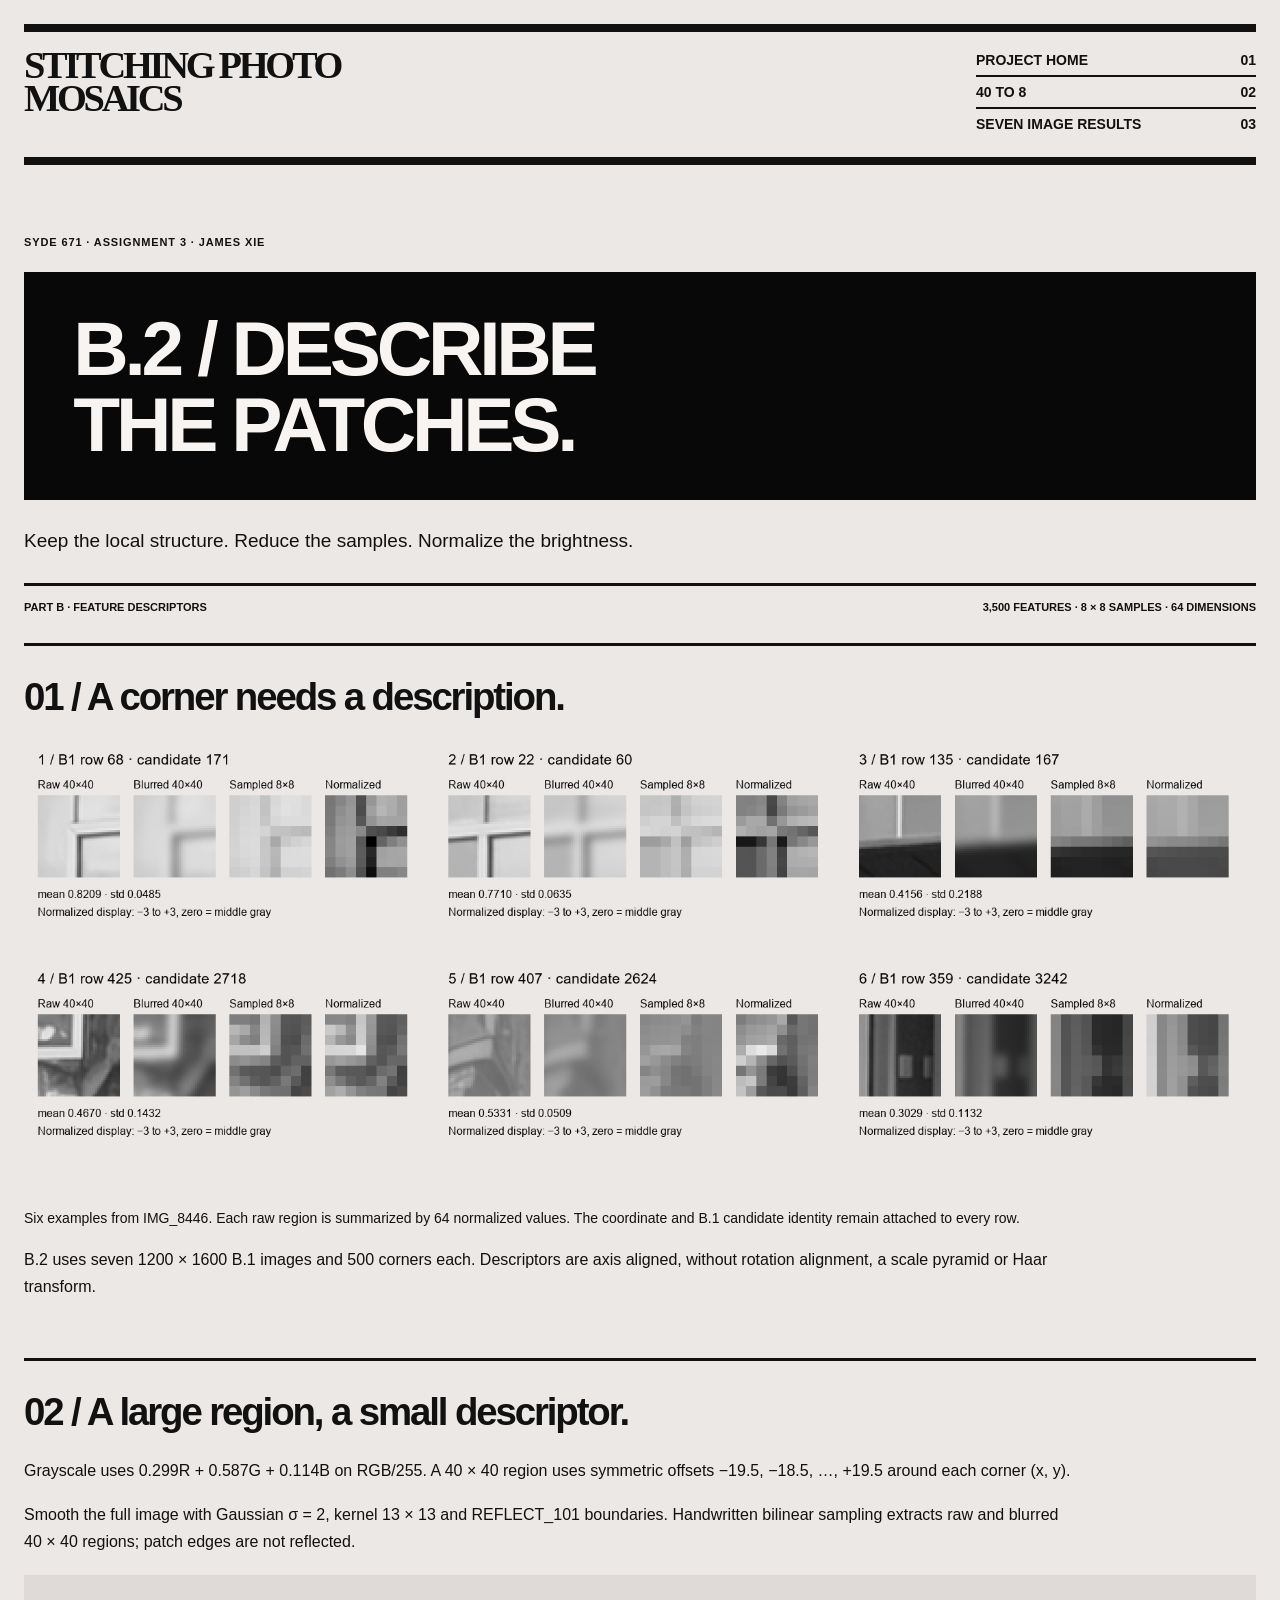
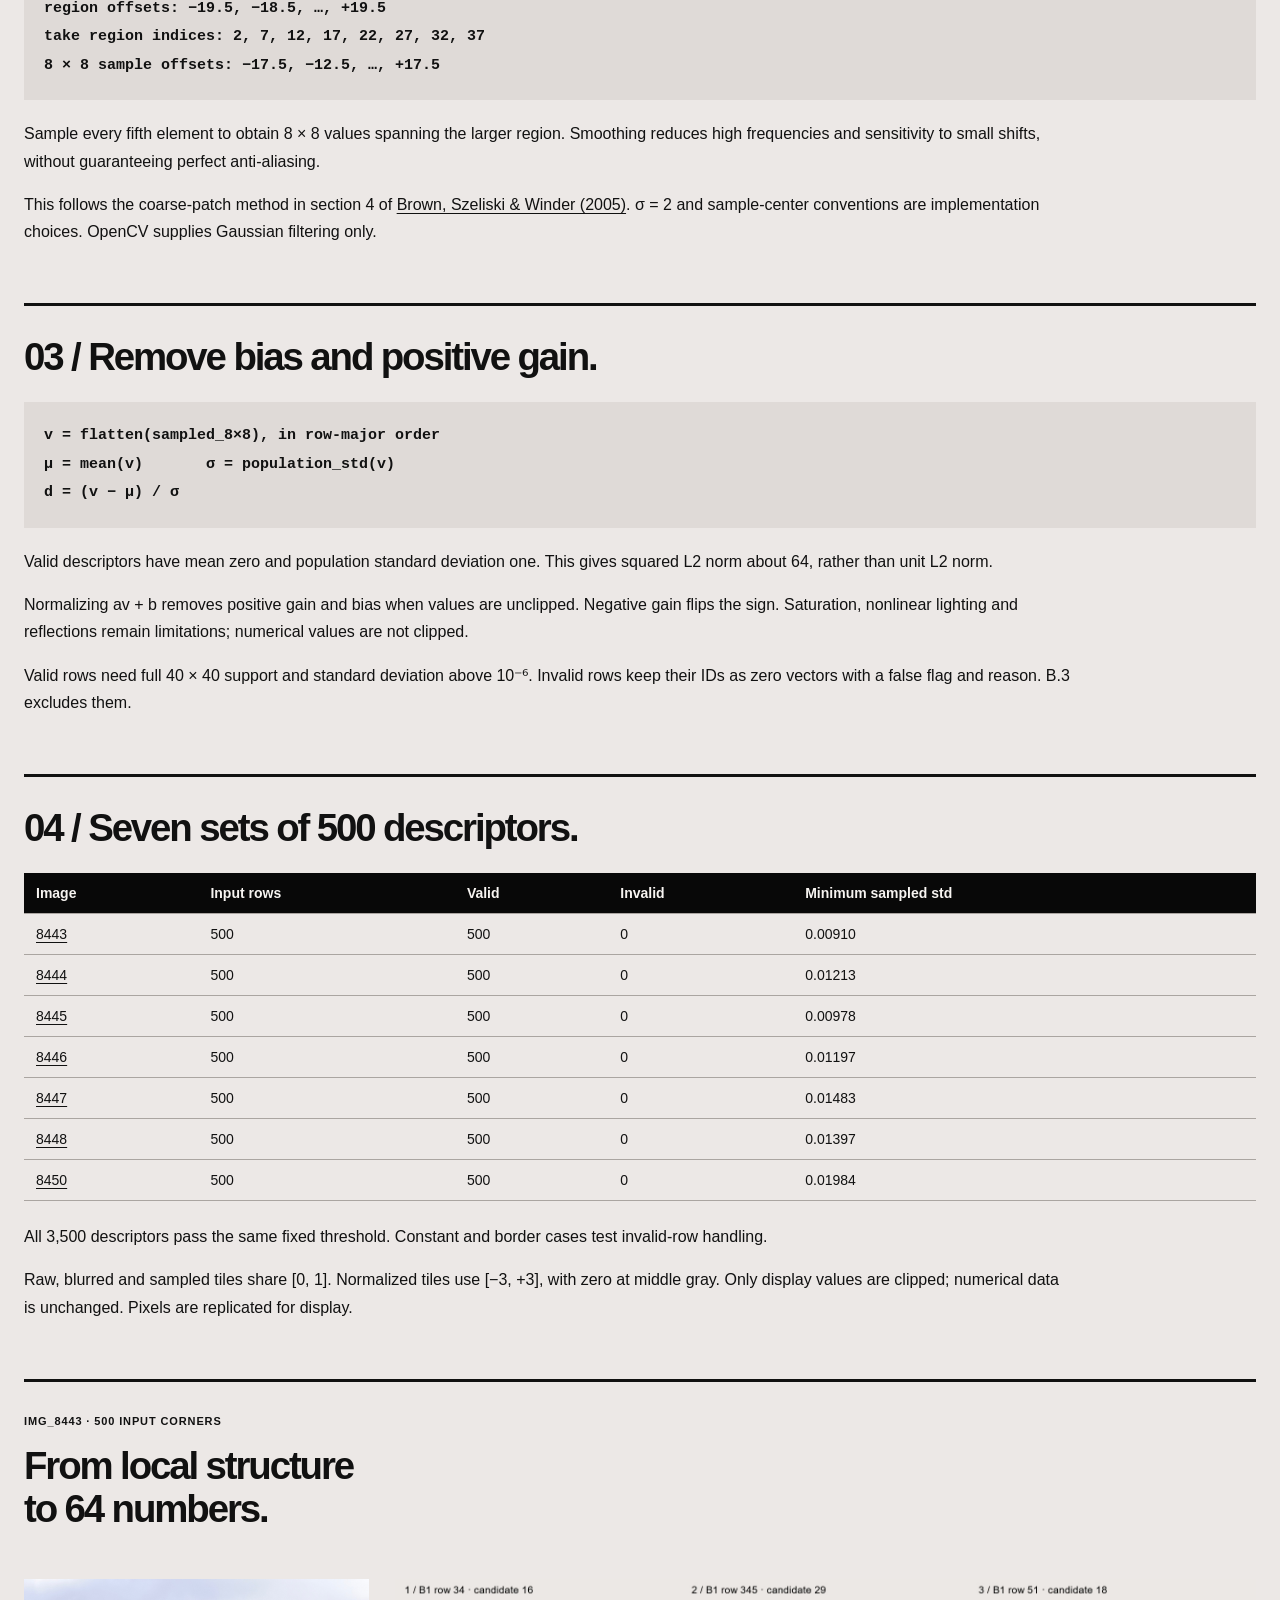
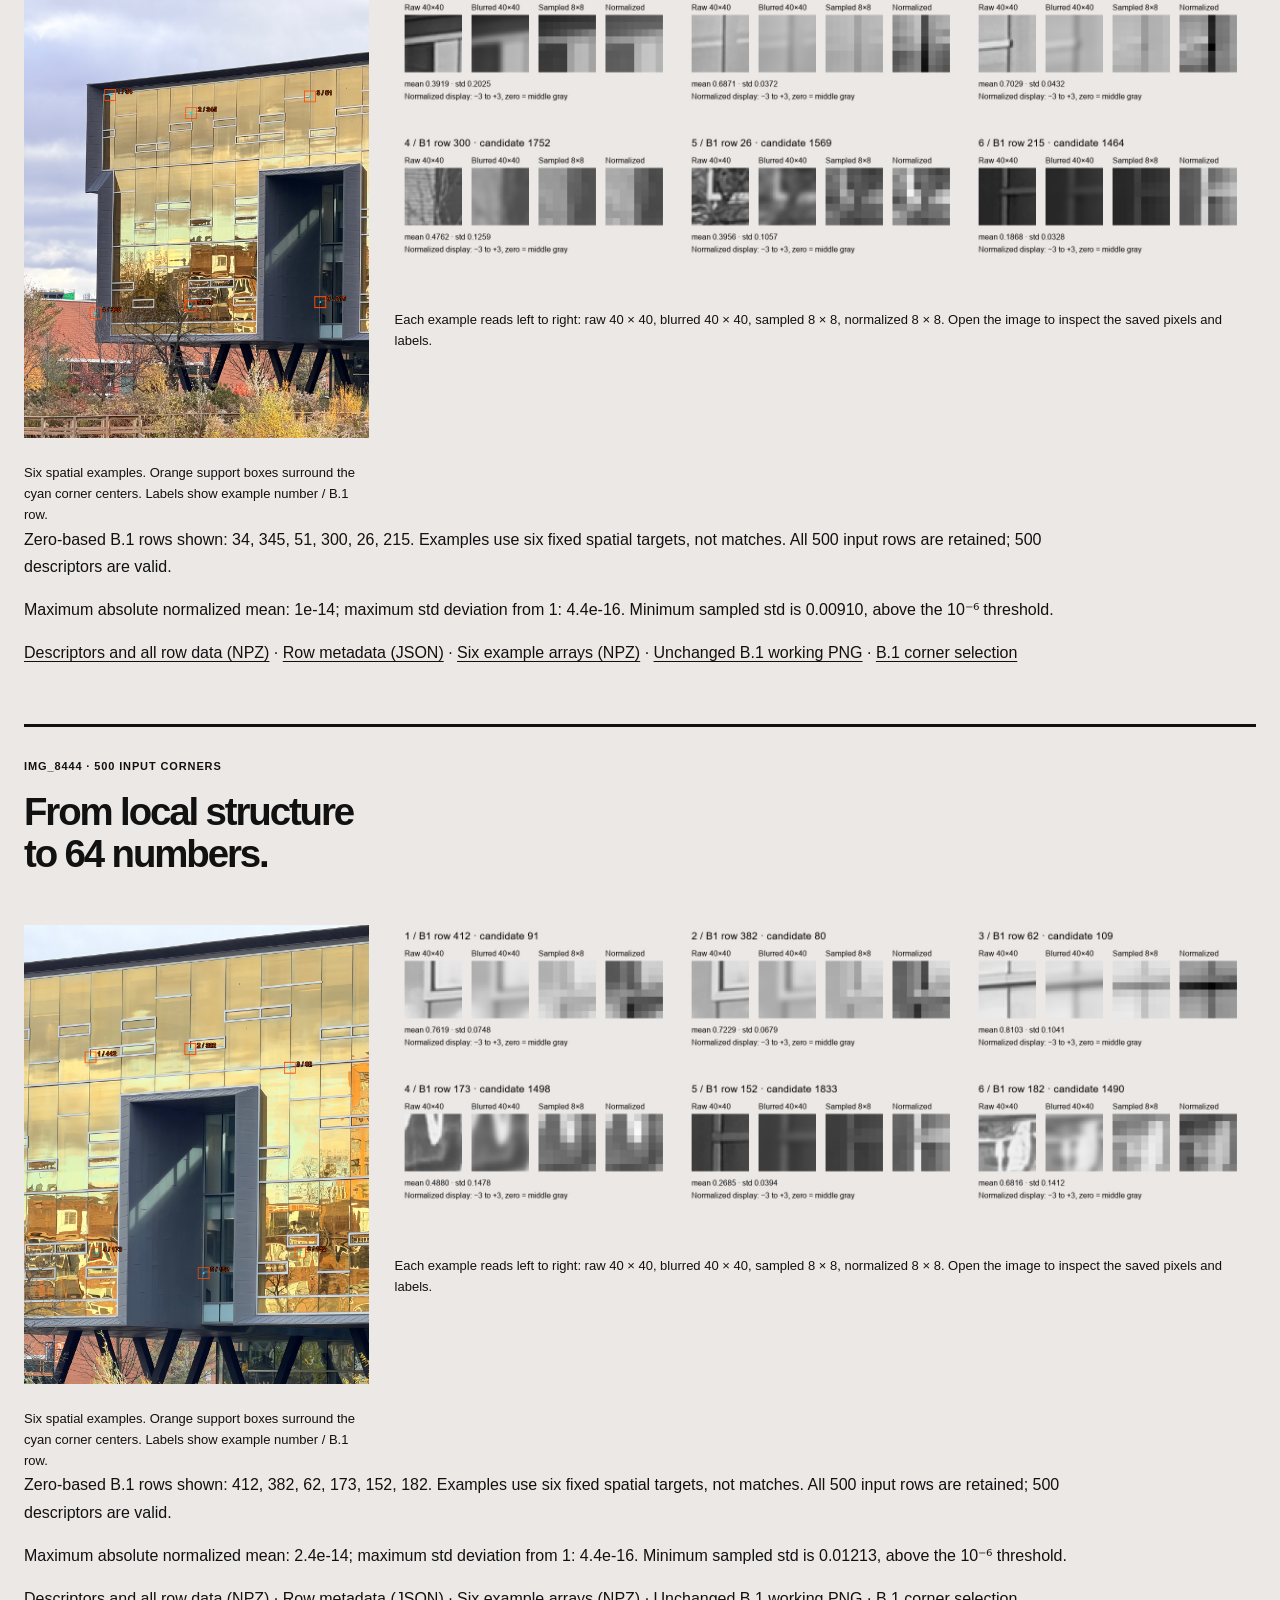
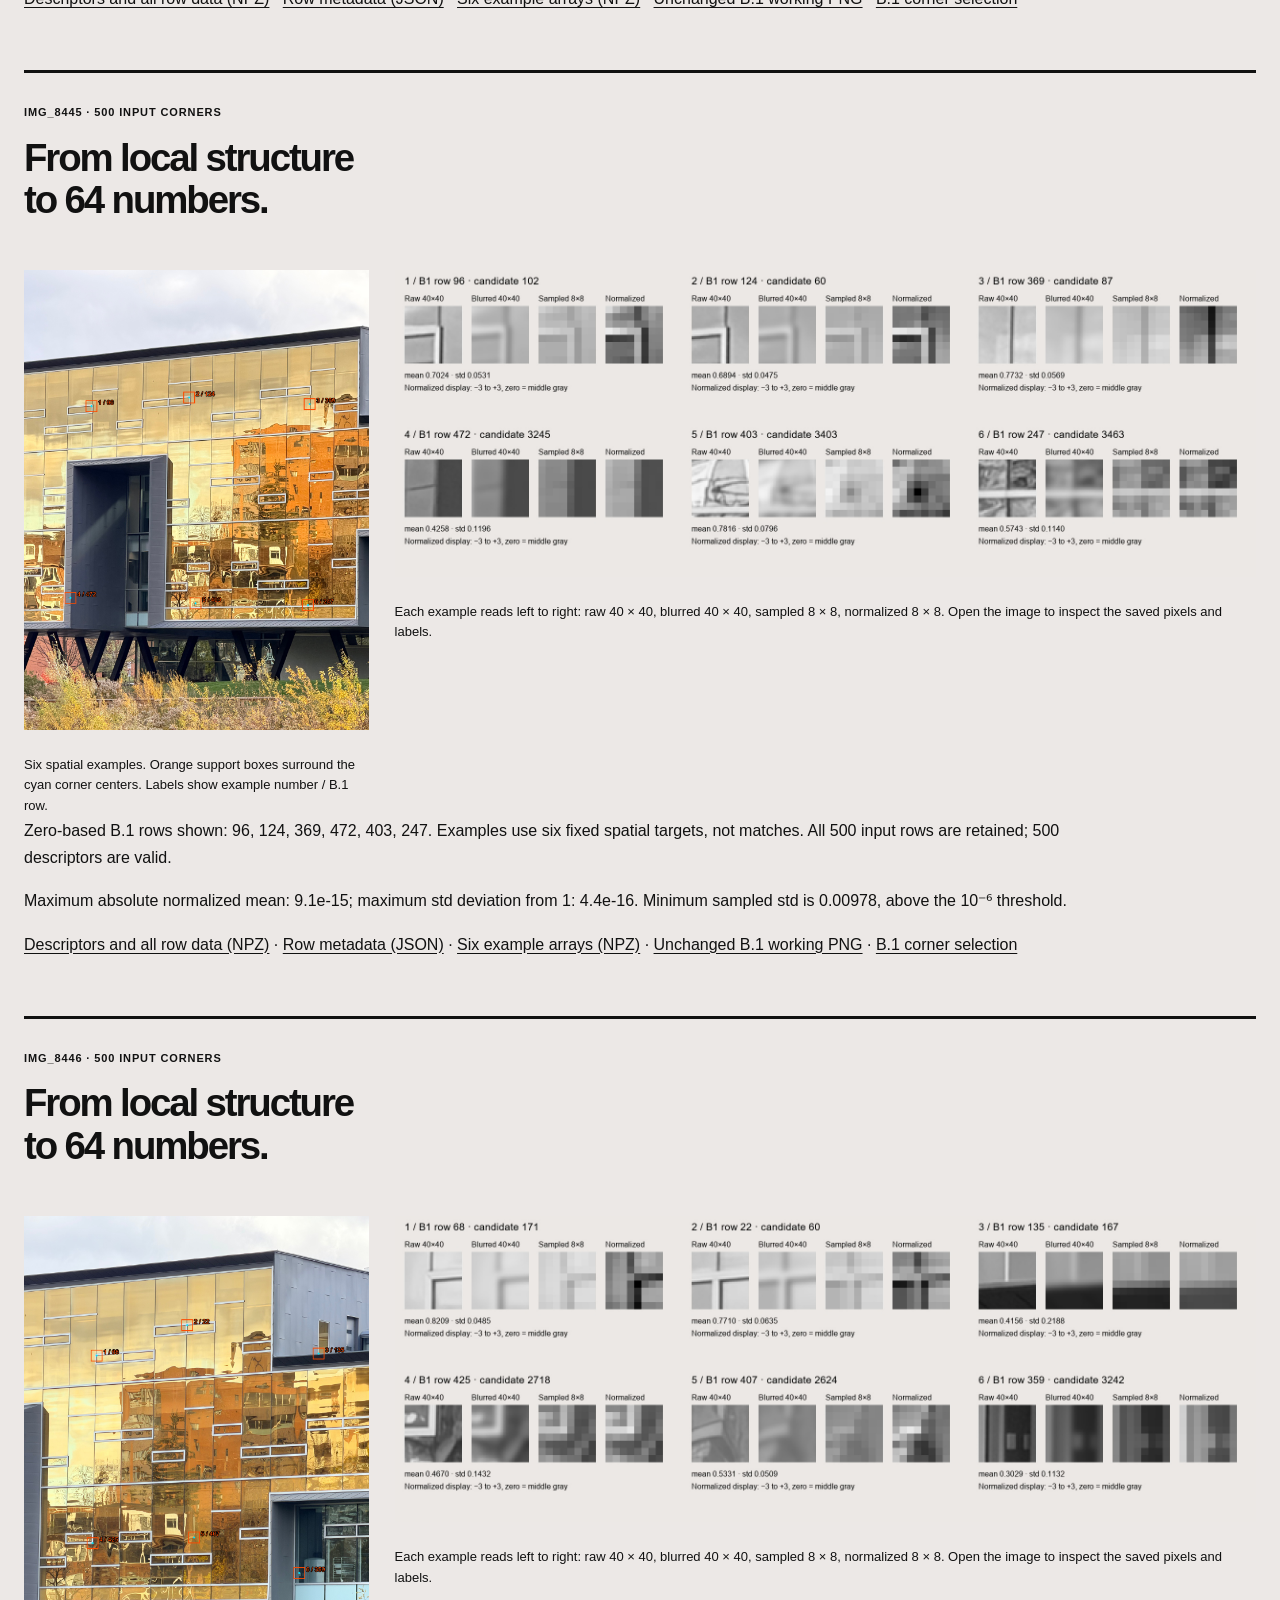
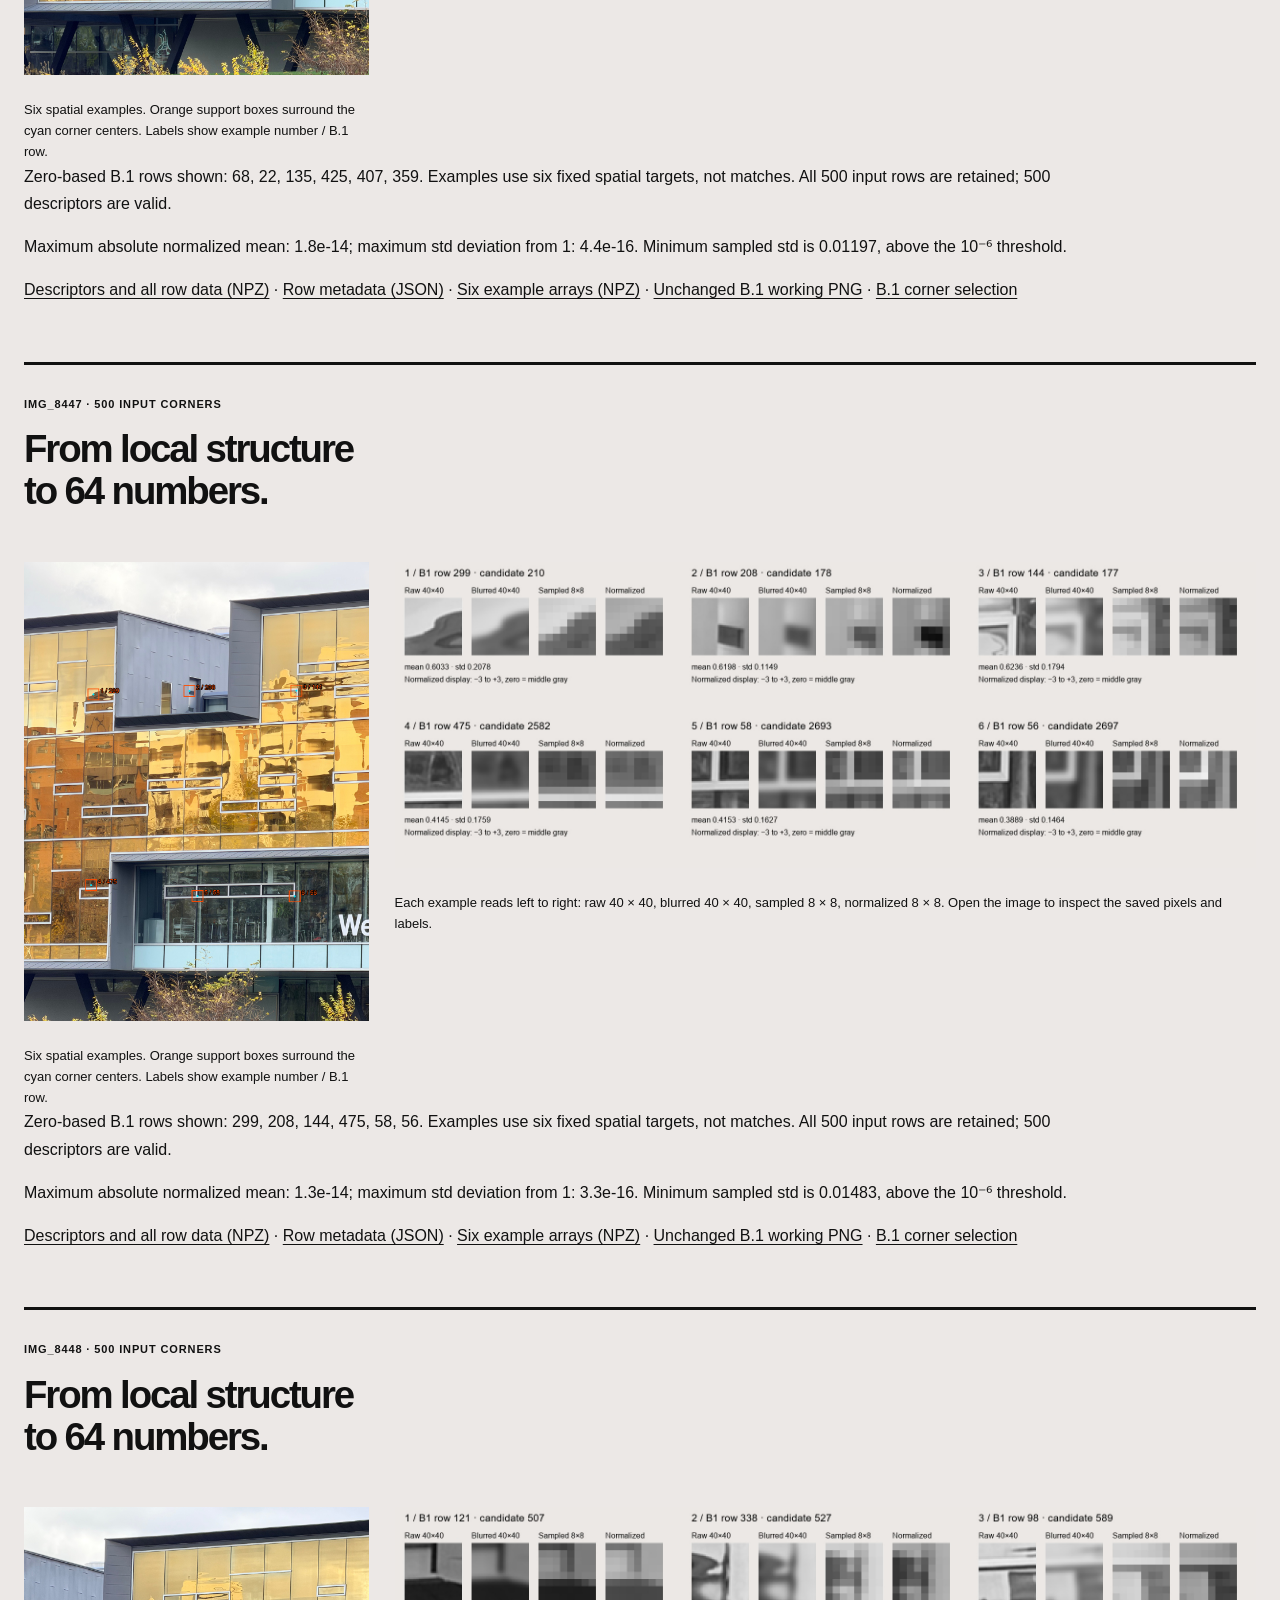
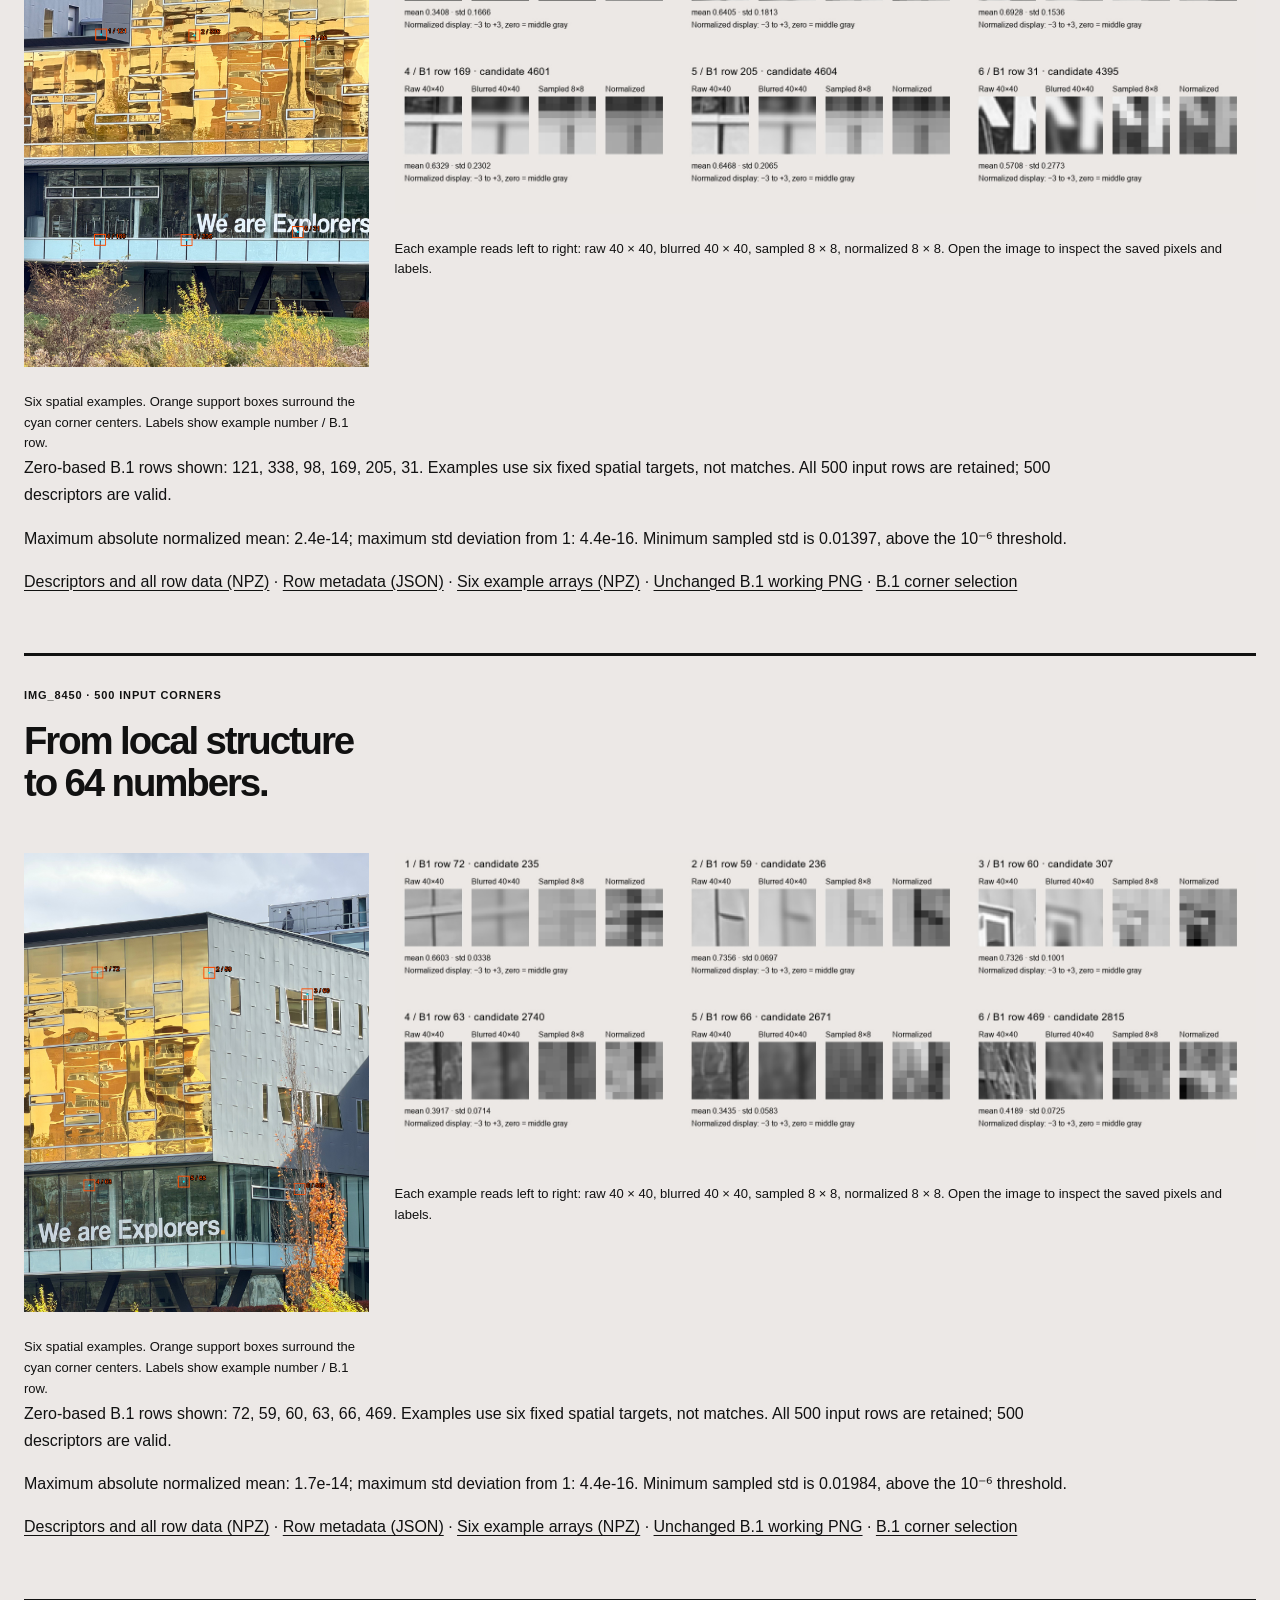
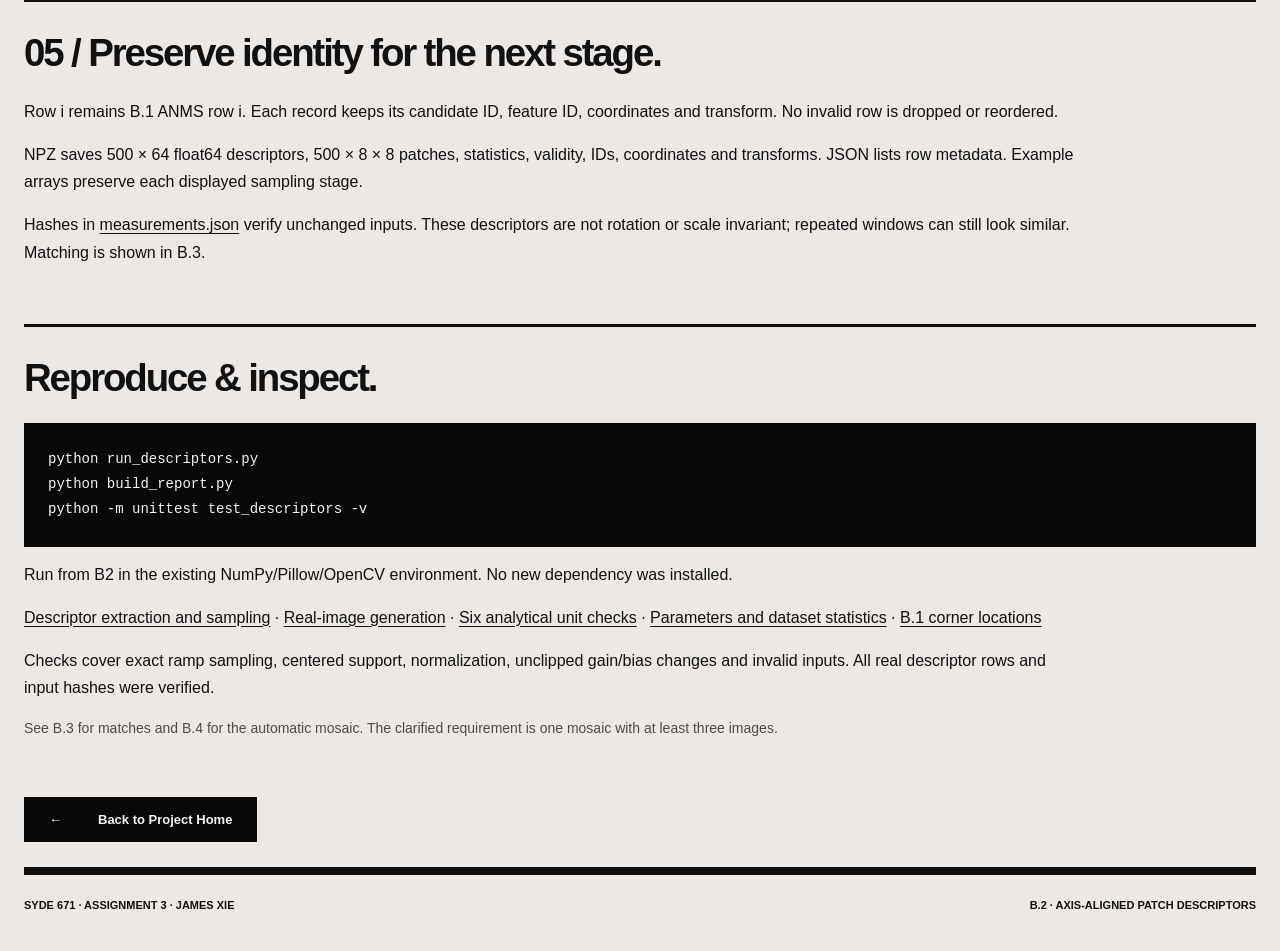
<file: B2/report.html>
<!doctype html><html lang="en"><head><meta charset="utf-8"><meta name="viewport" content="width=device-width,initial-scale=1"><title>B.2 · Describe the Patches</title><link rel="stylesheet" href="../style.css"><link rel="stylesheet" href="../A3/page.css"><link rel="stylesheet" href="page.css"></head><body class="report-page"><main class="shell">
<header class="site-header"><a class="brand" href="../index.html">Stitching Photo<br>Mosaics</a><nav class="header-nav" aria-label="B.2 navigation"><a href="../index.html">Project home <span>01</span></a><a href="#method">40 to 8 <span>02</span></a><a href="#results">Seven image results <span>03</span></a></nav></header>
<section class="project-hero"><p class="eyebrow">SYDE 671 · Assignment 3 · James Xie</p><h1>B.2 / DESCRIBE<br>THE PATCHES.</h1><p class="project-deck">Keep the local structure. Reduce the samples. Normalize the brightness.</p><div class="project-hero-rule"><span>Part B · Feature descriptors</span><span>3,500 features · 8 × 8 samples · 64 dimensions</span></div></section>
<section class="report-section"><h2>01 / A corner needs a description.</h2><figure class="result-figure"><a href="figures/IMG_8446_examples.jpg"><img src="figures/IMG_8446_examples.jpg" alt="Six local feature regions reduced from 40 by 40 to normalized 8 by 8 descriptors" loading="eager"></a><figcaption>Six examples from IMG_8446. Each raw region is summarized by 64 normalized values. The coordinate and B.1 candidate identity remain attached to every row.</figcaption></figure><p>B.2 uses seven 1200 × 1600 B.1 images and 500 corners each. Descriptors are axis aligned, without rotation alignment, a scale pyramid or Haar transform.</p></section>
<section class="report-section" id="method"><h2>02 / A large region, a small descriptor.</h2><p>Grayscale uses 0.299R + 0.587G + 0.114B on RGB/255. A 40 × 40 region uses symmetric offsets −19.5, −18.5, …, +19.5 around each corner (x, y).</p><p>Smooth the full image with Gaussian σ = 2, kernel 13 × 13 and REFLECT_101 boundaries. Handwritten bilinear sampling extracts raw and blurred 40 × 40 regions; patch edges are not reflected.</p><div class="formula">region offsets: −19.5, −18.5, …, +19.5
take region indices: 2, 7, 12, 17, 22, 27, 32, 37
8 × 8 sample offsets: −17.5, −12.5, …, +17.5</div><p>Sample every fifth element to obtain 8 × 8 values spanning the larger region. Smoothing reduces high frequencies and sensitivity to small shifts, without guaranteeing perfect anti-aliasing.</p><p>This follows the coarse-patch method in section 4 of <a href="https://www.microsoft.com/en-us/research/wp-content/uploads/2005/06/cvpr05.pdf">Brown, Szeliski &amp; Winder (2005)</a>. σ = 2 and sample-center conventions are implementation choices. OpenCV supplies Gaussian filtering only.</p></section>
<section class="report-section"><h2>03 / Remove bias and positive gain.</h2><div class="formula">v = flatten(sampled_8×8), in row-major order
μ = mean(v)       σ = population_std(v)
d = (v − μ) / σ</div><p>Valid descriptors have mean zero and population standard deviation one. This gives squared L2 norm about 64, rather than unit L2 norm.</p><p>Normalizing av + b removes positive gain and bias when values are unclipped. Negative gain flips the sign. Saturation, nonlinear lighting and reflections remain limitations; numerical values are not clipped.</p><p>Valid rows need full 40 × 40 support and standard deviation above 10⁻⁶. Invalid rows keep their IDs as zero vectors with a false flag and reason. B.3 excludes them.</p></section>
<section class="report-section" id="results"><h2>04 / Seven sets of 500 descriptors.</h2><div class="scroll"><table><thead><tr><th>Image</th><th>Input rows</th><th>Valid</th><th>Invalid</th><th>Minimum sampled std</th></tr></thead><tbody><tr><td><a href="#image-8443">8443</a></td><td>500</td><td>500</td><td>0</td><td>0.00910</td></tr><tr><td><a href="#image-8444">8444</a></td><td>500</td><td>500</td><td>0</td><td>0.01213</td></tr><tr><td><a href="#image-8445">8445</a></td><td>500</td><td>500</td><td>0</td><td>0.00978</td></tr><tr><td><a href="#image-8446">8446</a></td><td>500</td><td>500</td><td>0</td><td>0.01197</td></tr><tr><td><a href="#image-8447">8447</a></td><td>500</td><td>500</td><td>0</td><td>0.01483</td></tr><tr><td><a href="#image-8448">8448</a></td><td>500</td><td>500</td><td>0</td><td>0.01397</td></tr><tr><td><a href="#image-8450">8450</a></td><td>500</td><td>500</td><td>0</td><td>0.01984</td></tr></tbody></table></div><p>All 3,500 descriptors pass the same fixed threshold. Constant and border cases test invalid-row handling.</p><p>Raw, blurred and sampled tiles share [0, 1]. Normalized tiles use [−3, +3], with zero at middle gray. Only display values are clipped; numerical data is unchanged. Pixels are replicated for display.</p></section><section class="report-section image-case" id="image-8443"><p class="eyebrow">IMG_8443 · 500 input corners</p><h2>From local structure<br>to 64 numbers.</h2><div class="example-layout"><figure class="location-map"><a href="figures/IMG_8443_locations.jpg"><img src="figures/IMG_8443_locations.jpg" alt="Six selected feature positions and 40-pixel support boxes in IMG 8443" loading="lazy"></a><figcaption>Six spatial examples. Orange support boxes surround the cyan corner centers. Labels show example number / B.1 row.</figcaption></figure><figure><a href="figures/IMG_8443_examples.jpg"><img src="figures/IMG_8443_examples.jpg" alt="Six feature examples each showing raw 40 by 40 region, blurred region, sampled 8 by 8 and normalized values" loading="lazy"></a><figcaption>Each example reads left to right: raw 40 × 40, blurred 40 × 40, sampled 8 × 8, normalized 8 × 8. Open the image to inspect the saved pixels and labels.</figcaption></figure></div><p>Zero-based B.1 rows shown: 34, 345, 51, 300, 26, 215. Examples use six fixed spatial targets, not matches. All 500 input rows are retained; 500 descriptors are valid.</p><p>Maximum absolute normalized mean: 1e-14; maximum std deviation from 1: 4.4e-16. Minimum sampled std is 0.00910, above the 10⁻⁶ threshold.</p><p><a href="data/IMG_8443.npz">Descriptors and all row data (NPZ)</a> · <a href="data/IMG_8443.json">Row metadata (JSON)</a> · <a href="examples/IMG_8443.npz">Six example arrays (NPZ)</a> · <a href="../B1/working/IMG_8443.png">Unchanged B.1 working PNG</a> · <a href="../B1/report.html#image-8443">B.1 corner selection</a></p></section><section class="report-section image-case" id="image-8444"><p class="eyebrow">IMG_8444 · 500 input corners</p><h2>From local structure<br>to 64 numbers.</h2><div class="example-layout"><figure class="location-map"><a href="figures/IMG_8444_locations.jpg"><img src="figures/IMG_8444_locations.jpg" alt="Six selected feature positions and 40-pixel support boxes in IMG 8444" loading="lazy"></a><figcaption>Six spatial examples. Orange support boxes surround the cyan corner centers. Labels show example number / B.1 row.</figcaption></figure><figure><a href="figures/IMG_8444_examples.jpg"><img src="figures/IMG_8444_examples.jpg" alt="Six feature examples each showing raw 40 by 40 region, blurred region, sampled 8 by 8 and normalized values" loading="lazy"></a><figcaption>Each example reads left to right: raw 40 × 40, blurred 40 × 40, sampled 8 × 8, normalized 8 × 8. Open the image to inspect the saved pixels and labels.</figcaption></figure></div><p>Zero-based B.1 rows shown: 412, 382, 62, 173, 152, 182. Examples use six fixed spatial targets, not matches. All 500 input rows are retained; 500 descriptors are valid.</p><p>Maximum absolute normalized mean: 2.4e-14; maximum std deviation from 1: 4.4e-16. Minimum sampled std is 0.01213, above the 10⁻⁶ threshold.</p><p><a href="data/IMG_8444.npz">Descriptors and all row data (NPZ)</a> · <a href="data/IMG_8444.json">Row metadata (JSON)</a> · <a href="examples/IMG_8444.npz">Six example arrays (NPZ)</a> · <a href="../B1/working/IMG_8444.png">Unchanged B.1 working PNG</a> · <a href="../B1/report.html#image-8444">B.1 corner selection</a></p></section><section class="report-section image-case" id="image-8445"><p class="eyebrow">IMG_8445 · 500 input corners</p><h2>From local structure<br>to 64 numbers.</h2><div class="example-layout"><figure class="location-map"><a href="figures/IMG_8445_locations.jpg"><img src="figures/IMG_8445_locations.jpg" alt="Six selected feature positions and 40-pixel support boxes in IMG 8445" loading="lazy"></a><figcaption>Six spatial examples. Orange support boxes surround the cyan corner centers. Labels show example number / B.1 row.</figcaption></figure><figure><a href="figures/IMG_8445_examples.jpg"><img src="figures/IMG_8445_examples.jpg" alt="Six feature examples each showing raw 40 by 40 region, blurred region, sampled 8 by 8 and normalized values" loading="lazy"></a><figcaption>Each example reads left to right: raw 40 × 40, blurred 40 × 40, sampled 8 × 8, normalized 8 × 8. Open the image to inspect the saved pixels and labels.</figcaption></figure></div><p>Zero-based B.1 rows shown: 96, 124, 369, 472, 403, 247. Examples use six fixed spatial targets, not matches. All 500 input rows are retained; 500 descriptors are valid.</p><p>Maximum absolute normalized mean: 9.1e-15; maximum std deviation from 1: 4.4e-16. Minimum sampled std is 0.00978, above the 10⁻⁶ threshold.</p><p><a href="data/IMG_8445.npz">Descriptors and all row data (NPZ)</a> · <a href="data/IMG_8445.json">Row metadata (JSON)</a> · <a href="examples/IMG_8445.npz">Six example arrays (NPZ)</a> · <a href="../B1/working/IMG_8445.png">Unchanged B.1 working PNG</a> · <a href="../B1/report.html#image-8445">B.1 corner selection</a></p></section><section class="report-section image-case" id="image-8446"><p class="eyebrow">IMG_8446 · 500 input corners</p><h2>From local structure<br>to 64 numbers.</h2><div class="example-layout"><figure class="location-map"><a href="figures/IMG_8446_locations.jpg"><img src="figures/IMG_8446_locations.jpg" alt="Six selected feature positions and 40-pixel support boxes in IMG 8446" loading="lazy"></a><figcaption>Six spatial examples. Orange support boxes surround the cyan corner centers. Labels show example number / B.1 row.</figcaption></figure><figure><a href="figures/IMG_8446_examples.jpg"><img src="figures/IMG_8446_examples.jpg" alt="Six feature examples each showing raw 40 by 40 region, blurred region, sampled 8 by 8 and normalized values" loading="lazy"></a><figcaption>Each example reads left to right: raw 40 × 40, blurred 40 × 40, sampled 8 × 8, normalized 8 × 8. Open the image to inspect the saved pixels and labels.</figcaption></figure></div><p>Zero-based B.1 rows shown: 68, 22, 135, 425, 407, 359. Examples use six fixed spatial targets, not matches. All 500 input rows are retained; 500 descriptors are valid.</p><p>Maximum absolute normalized mean: 1.8e-14; maximum std deviation from 1: 4.4e-16. Minimum sampled std is 0.01197, above the 10⁻⁶ threshold.</p><p><a href="data/IMG_8446.npz">Descriptors and all row data (NPZ)</a> · <a href="data/IMG_8446.json">Row metadata (JSON)</a> · <a href="examples/IMG_8446.npz">Six example arrays (NPZ)</a> · <a href="../B1/working/IMG_8446.png">Unchanged B.1 working PNG</a> · <a href="../B1/report.html#image-8446">B.1 corner selection</a></p></section><section class="report-section image-case" id="image-8447"><p class="eyebrow">IMG_8447 · 500 input corners</p><h2>From local structure<br>to 64 numbers.</h2><div class="example-layout"><figure class="location-map"><a href="figures/IMG_8447_locations.jpg"><img src="figures/IMG_8447_locations.jpg" alt="Six selected feature positions and 40-pixel support boxes in IMG 8447" loading="lazy"></a><figcaption>Six spatial examples. Orange support boxes surround the cyan corner centers. Labels show example number / B.1 row.</figcaption></figure><figure><a href="figures/IMG_8447_examples.jpg"><img src="figures/IMG_8447_examples.jpg" alt="Six feature examples each showing raw 40 by 40 region, blurred region, sampled 8 by 8 and normalized values" loading="lazy"></a><figcaption>Each example reads left to right: raw 40 × 40, blurred 40 × 40, sampled 8 × 8, normalized 8 × 8. Open the image to inspect the saved pixels and labels.</figcaption></figure></div><p>Zero-based B.1 rows shown: 299, 208, 144, 475, 58, 56. Examples use six fixed spatial targets, not matches. All 500 input rows are retained; 500 descriptors are valid.</p><p>Maximum absolute normalized mean: 1.3e-14; maximum std deviation from 1: 3.3e-16. Minimum sampled std is 0.01483, above the 10⁻⁶ threshold.</p><p><a href="data/IMG_8447.npz">Descriptors and all row data (NPZ)</a> · <a href="data/IMG_8447.json">Row metadata (JSON)</a> · <a href="examples/IMG_8447.npz">Six example arrays (NPZ)</a> · <a href="../B1/working/IMG_8447.png">Unchanged B.1 working PNG</a> · <a href="../B1/report.html#image-8447">B.1 corner selection</a></p></section><section class="report-section image-case" id="image-8448"><p class="eyebrow">IMG_8448 · 500 input corners</p><h2>From local structure<br>to 64 numbers.</h2><div class="example-layout"><figure class="location-map"><a href="figures/IMG_8448_locations.jpg"><img src="figures/IMG_8448_locations.jpg" alt="Six selected feature positions and 40-pixel support boxes in IMG 8448" loading="lazy"></a><figcaption>Six spatial examples. Orange support boxes surround the cyan corner centers. Labels show example number / B.1 row.</figcaption></figure><figure><a href="figures/IMG_8448_examples.jpg"><img src="figures/IMG_8448_examples.jpg" alt="Six feature examples each showing raw 40 by 40 region, blurred region, sampled 8 by 8 and normalized values" loading="lazy"></a><figcaption>Each example reads left to right: raw 40 × 40, blurred 40 × 40, sampled 8 × 8, normalized 8 × 8. Open the image to inspect the saved pixels and labels.</figcaption></figure></div><p>Zero-based B.1 rows shown: 121, 338, 98, 169, 205, 31. Examples use six fixed spatial targets, not matches. All 500 input rows are retained; 500 descriptors are valid.</p><p>Maximum absolute normalized mean: 2.4e-14; maximum std deviation from 1: 4.4e-16. Minimum sampled std is 0.01397, above the 10⁻⁶ threshold.</p><p><a href="data/IMG_8448.npz">Descriptors and all row data (NPZ)</a> · <a href="data/IMG_8448.json">Row metadata (JSON)</a> · <a href="examples/IMG_8448.npz">Six example arrays (NPZ)</a> · <a href="../B1/working/IMG_8448.png">Unchanged B.1 working PNG</a> · <a href="../B1/report.html#image-8448">B.1 corner selection</a></p></section><section class="report-section image-case" id="image-8450"><p class="eyebrow">IMG_8450 · 500 input corners</p><h2>From local structure<br>to 64 numbers.</h2><div class="example-layout"><figure class="location-map"><a href="figures/IMG_8450_locations.jpg"><img src="figures/IMG_8450_locations.jpg" alt="Six selected feature positions and 40-pixel support boxes in IMG 8450" loading="lazy"></a><figcaption>Six spatial examples. Orange support boxes surround the cyan corner centers. Labels show example number / B.1 row.</figcaption></figure><figure><a href="figures/IMG_8450_examples.jpg"><img src="figures/IMG_8450_examples.jpg" alt="Six feature examples each showing raw 40 by 40 region, blurred region, sampled 8 by 8 and normalized values" loading="lazy"></a><figcaption>Each example reads left to right: raw 40 × 40, blurred 40 × 40, sampled 8 × 8, normalized 8 × 8. Open the image to inspect the saved pixels and labels.</figcaption></figure></div><p>Zero-based B.1 rows shown: 72, 59, 60, 63, 66, 469. Examples use six fixed spatial targets, not matches. All 500 input rows are retained; 500 descriptors are valid.</p><p>Maximum absolute normalized mean: 1.7e-14; maximum std deviation from 1: 4.4e-16. Minimum sampled std is 0.01984, above the 10⁻⁶ threshold.</p><p><a href="data/IMG_8450.npz">Descriptors and all row data (NPZ)</a> · <a href="data/IMG_8450.json">Row metadata (JSON)</a> · <a href="examples/IMG_8450.npz">Six example arrays (NPZ)</a> · <a href="../B1/working/IMG_8450.png">Unchanged B.1 working PNG</a> · <a href="../B1/report.html#image-8450">B.1 corner selection</a></p></section>
<section class="report-section"><h2>05 / Preserve identity for the next stage.</h2><p>Row i remains B.1 ANMS row i. Each record keeps its candidate ID, feature ID, coordinates and transform. No invalid row is dropped or reordered.</p><p>NPZ saves 500 × 64 float64 descriptors, 500 × 8 × 8 patches, statistics, validity, IDs, coordinates and transforms. JSON lists row metadata. Example arrays preserve each displayed sampling stage.</p><p>Hashes in <a href="measurements.json">measurements.json</a> verify unchanged inputs. These descriptors are not rotation or scale invariant; repeated windows can still look similar. Matching is shown in B.3.</p></section>
<section class="report-section"><h2>Reproduce &amp; inspect.</h2><pre>python run_descriptors.py
python build_report.py
python -m unittest test_descriptors -v</pre><p>Run from B2 in the existing NumPy/Pillow/OpenCV environment. No new dependency was installed.</p><p><a href="descriptors.py">Descriptor extraction and sampling</a> · <a href="run_descriptors.py">Real-image generation</a> · <a href="test_descriptors.py">Six analytical unit checks</a> · <a href="measurements.json">Parameters and dataset statistics</a> · <a href="../B1/report.html">B.1 corner locations</a></p><p>Checks cover exact ramp sampling, centered support, normalization, unclipped gain/bias changes and invalid inputs. All real descriptor rows and input hashes were verified.</p><p class="method-note">See B.3 for matches and B.4 for the automatic mosaic. The clarified requirement is one mosaic with at least three images.</p></section>
<nav class="project-home-nav" aria-label="Project navigation"><a class="solid-link" href="../index.html"><span aria-hidden="true">&larr;</span>Back to Project Home</a></nav>
<footer class="site-footer"><span>SYDE 671 · Assignment 3 · James Xie</span><span>B.2 · Axis-aligned patch descriptors</span></footer></main></body></html>
</file>
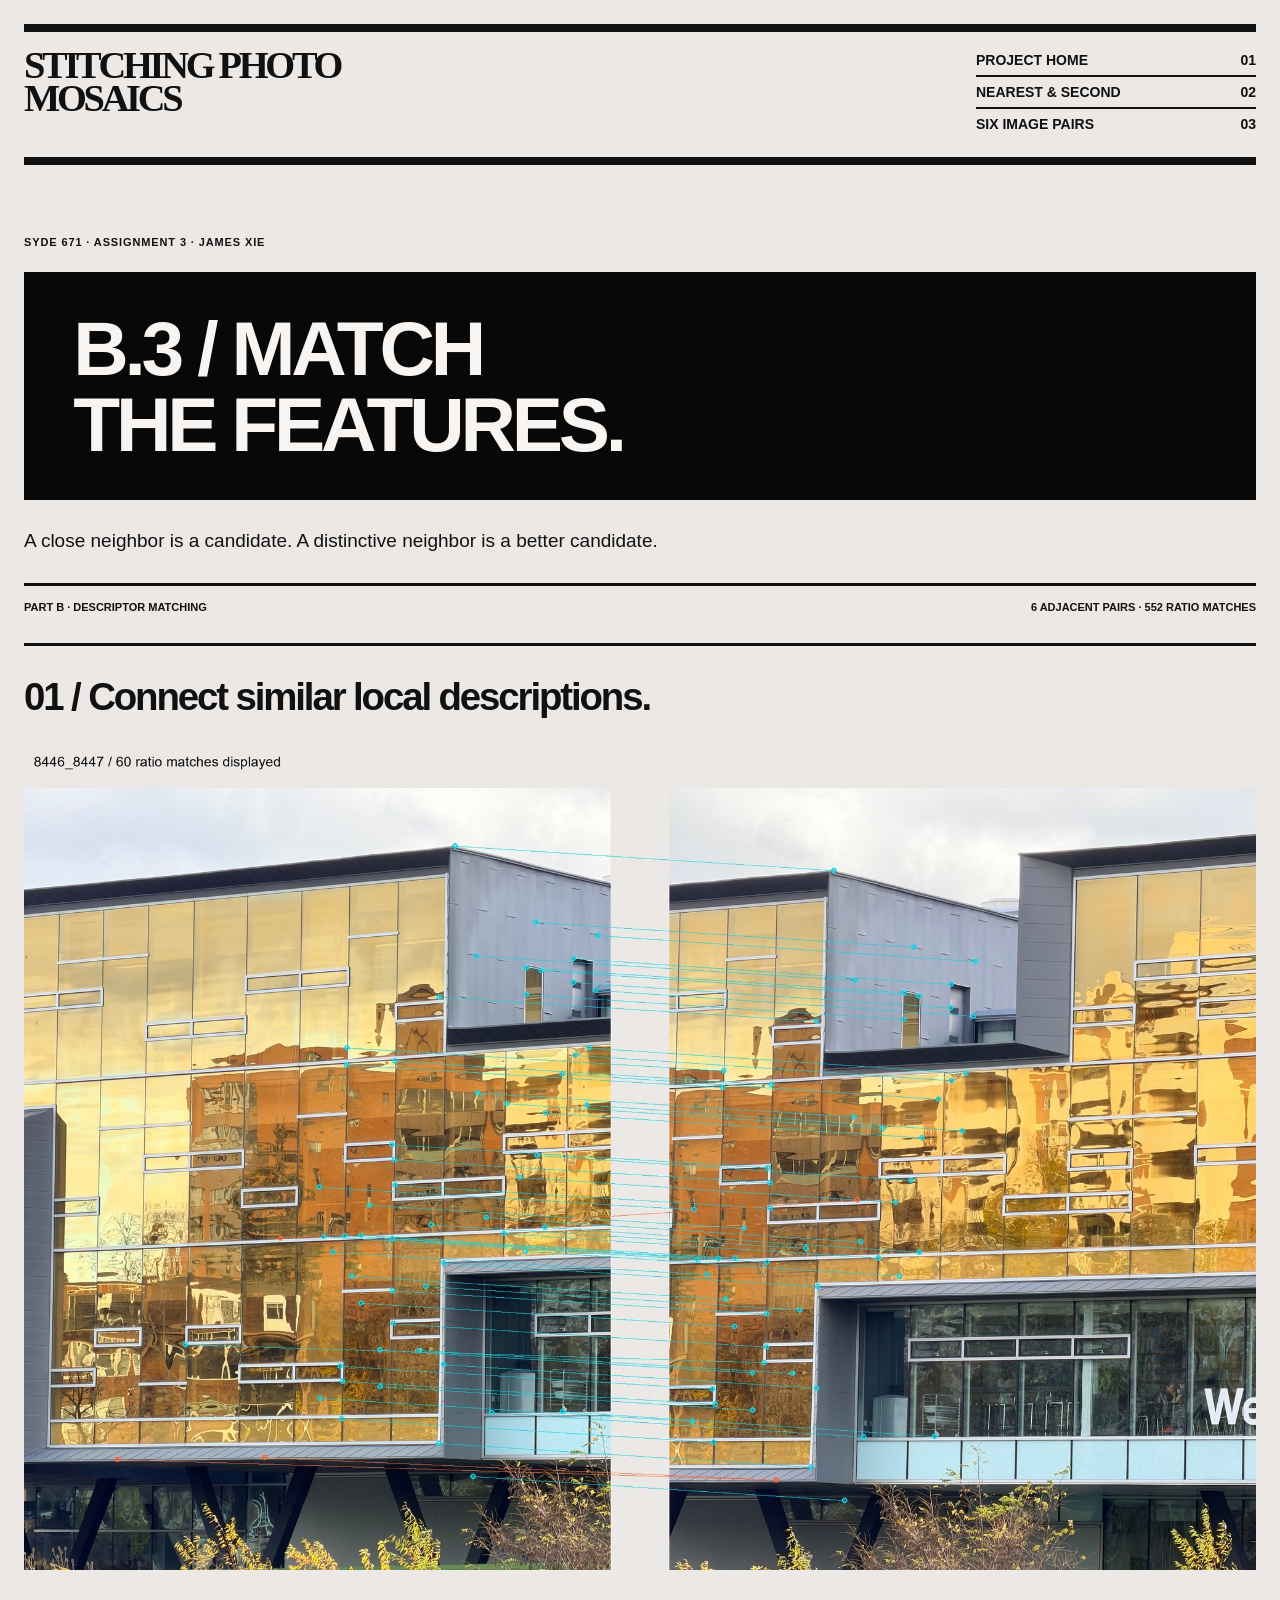
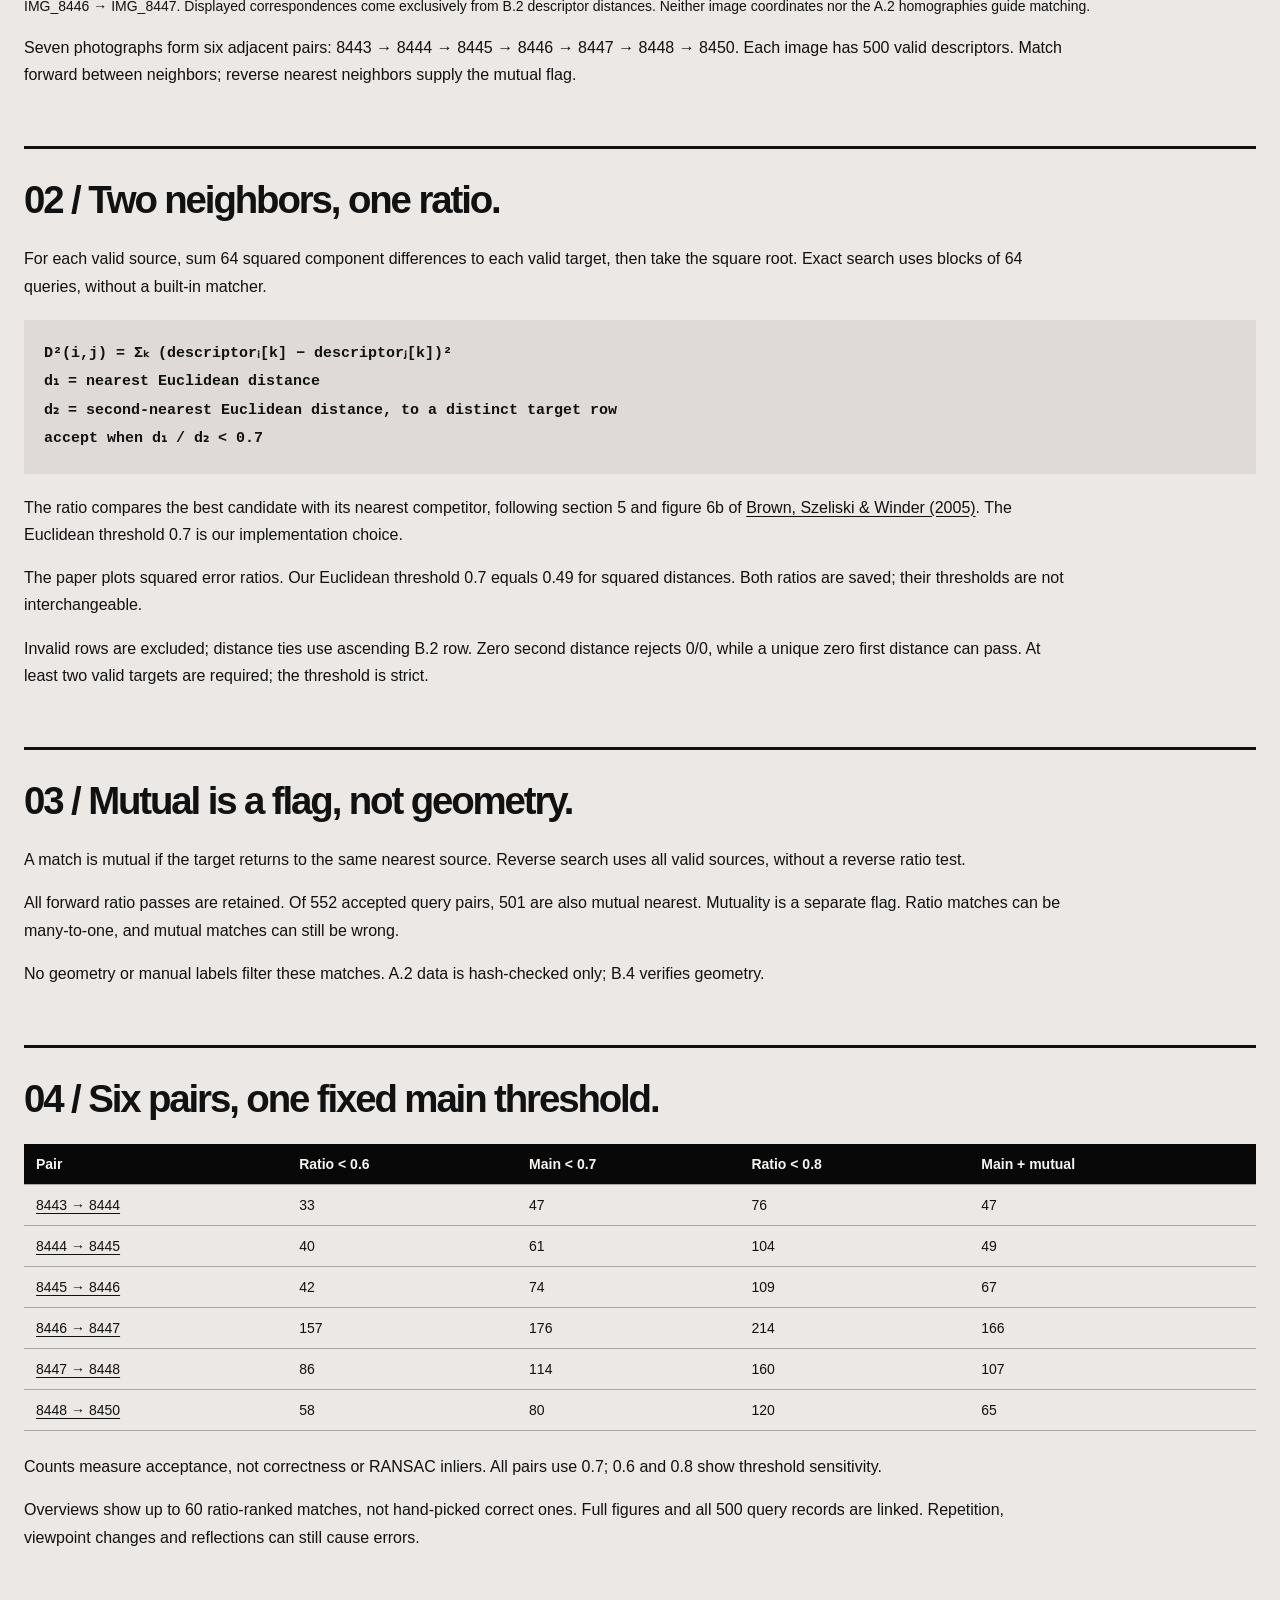
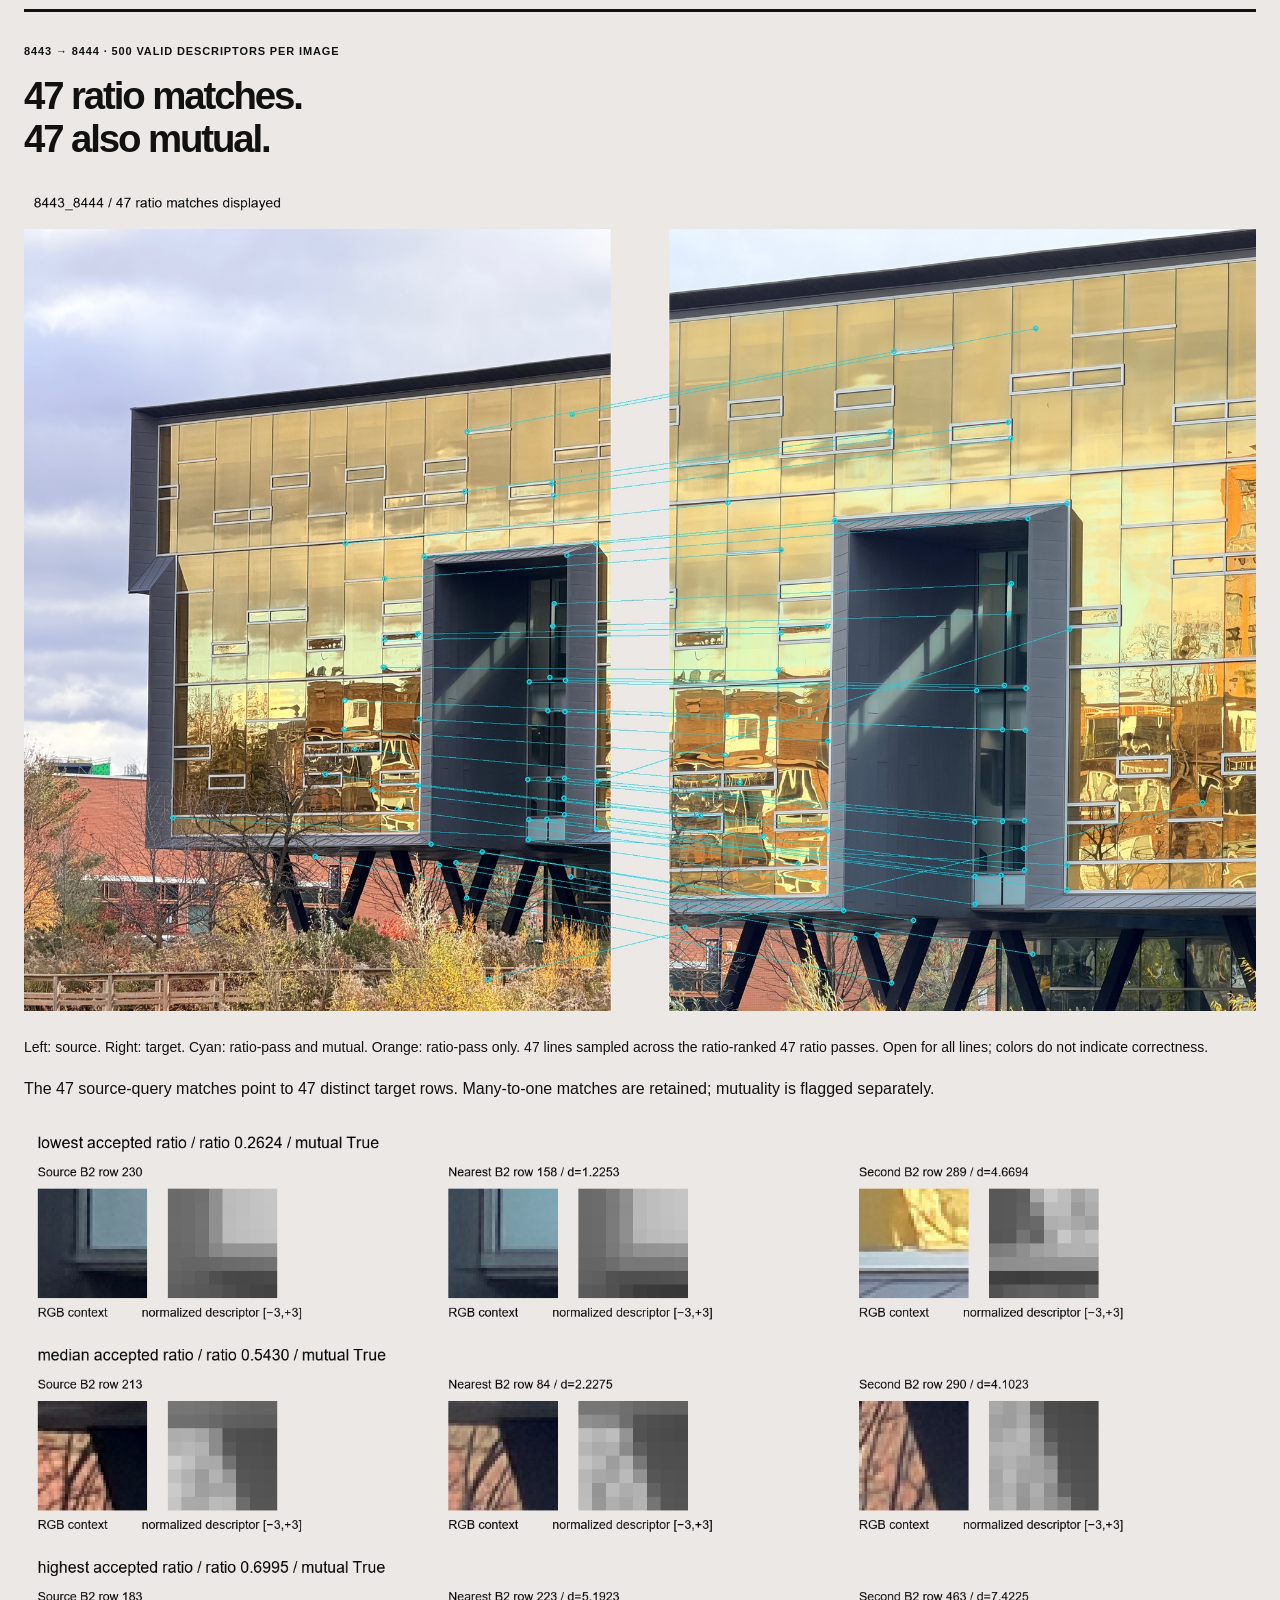
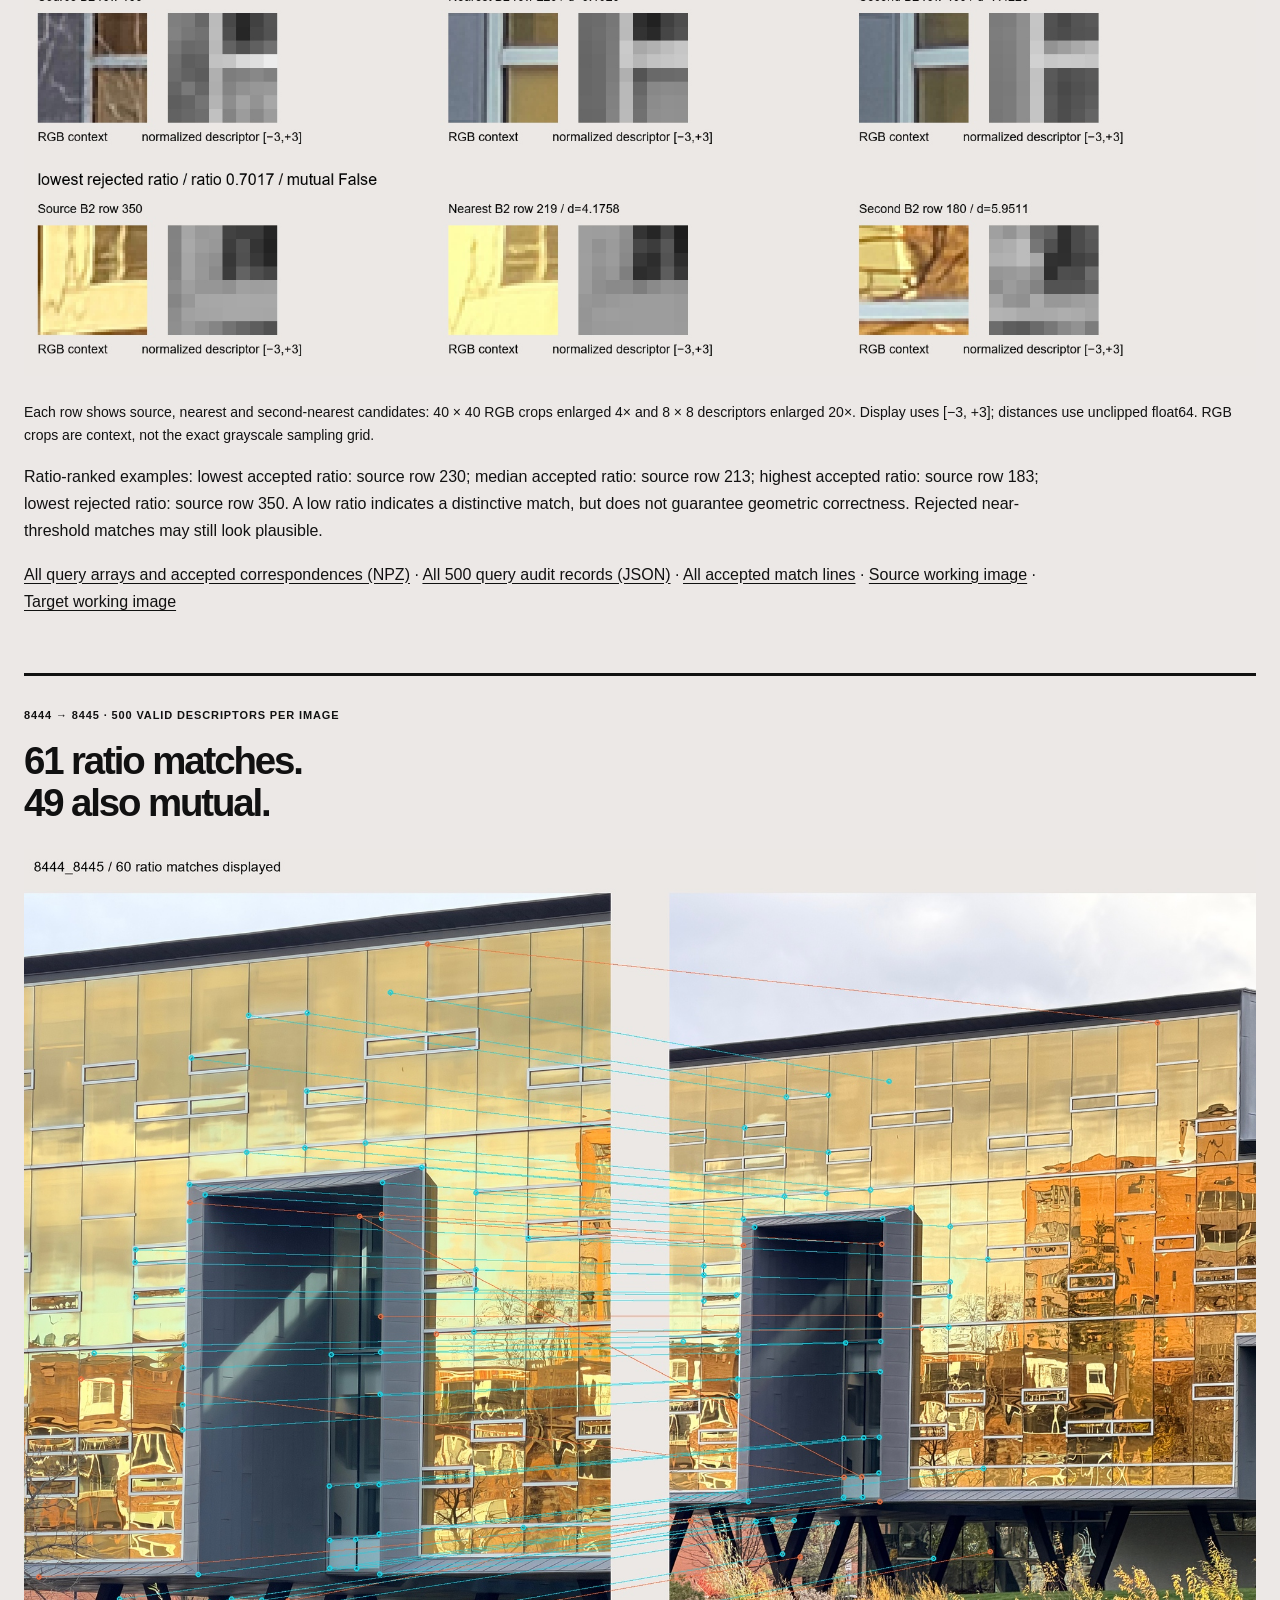
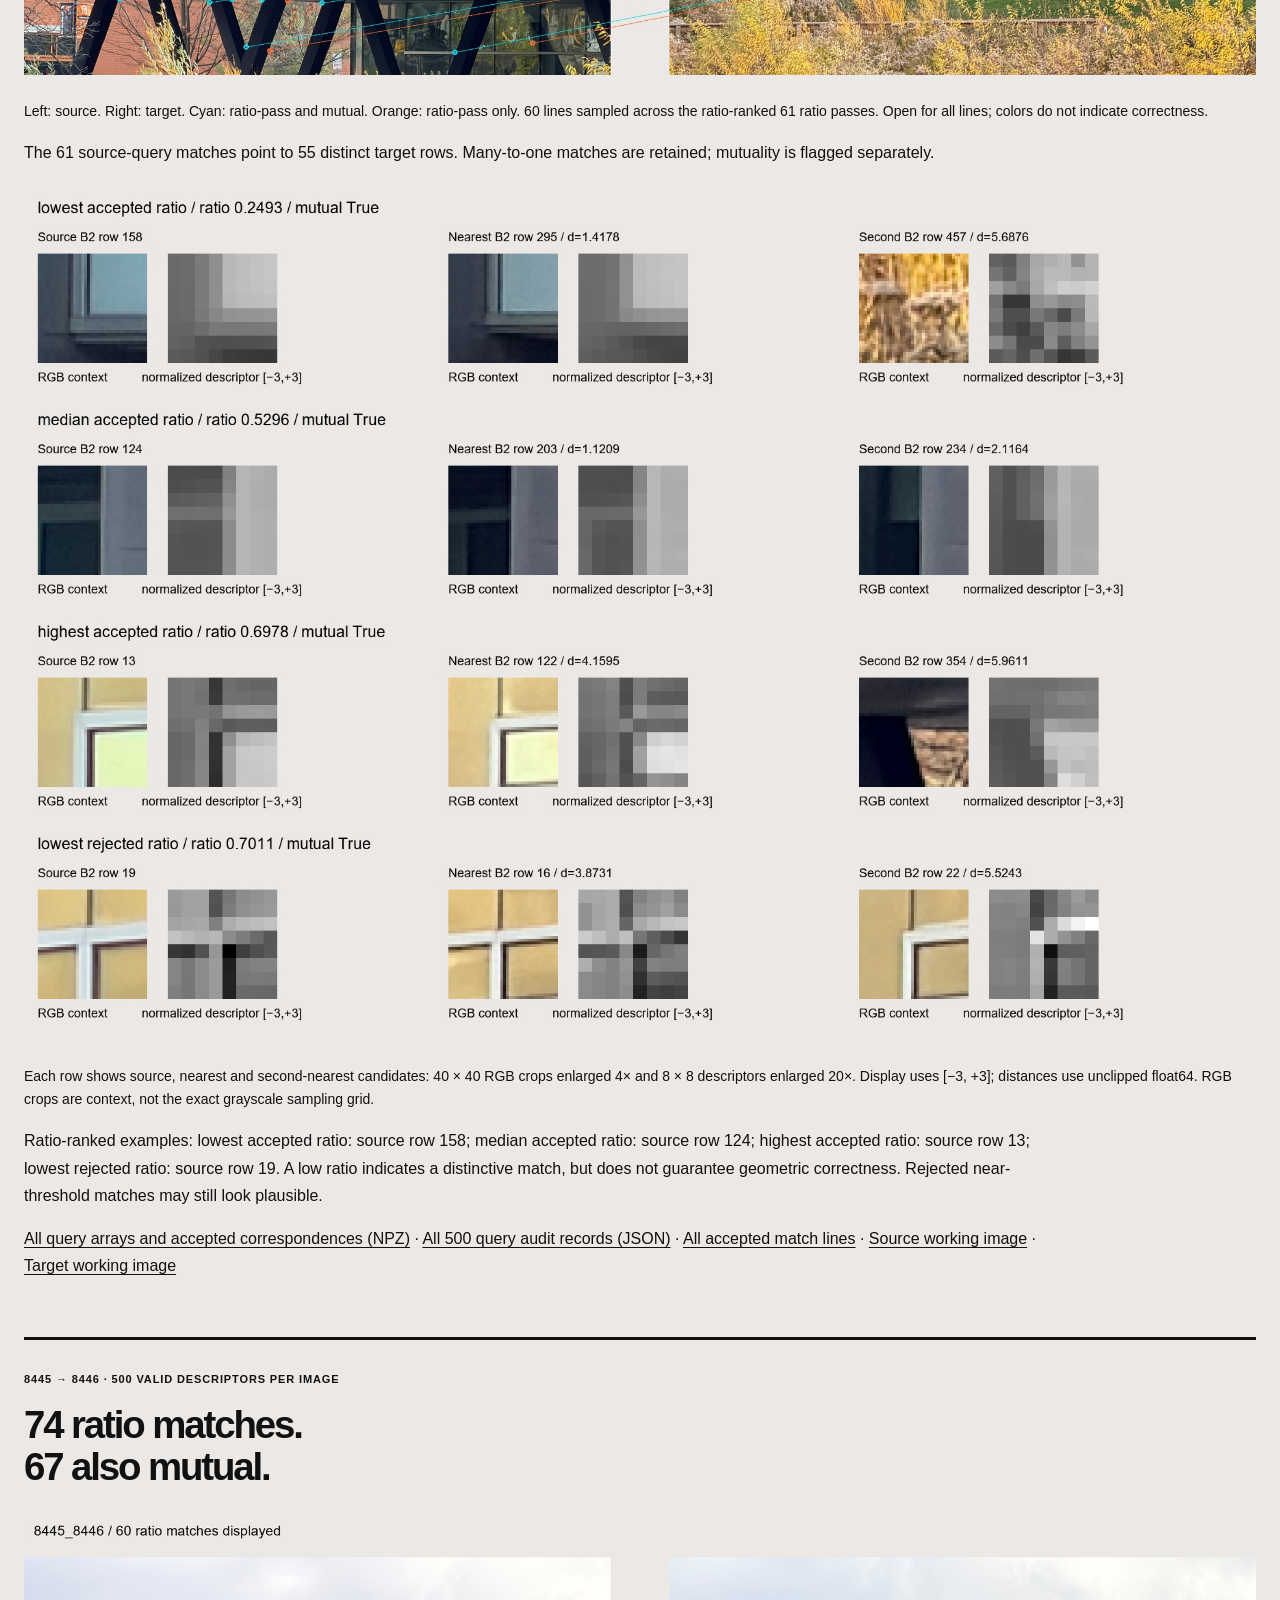
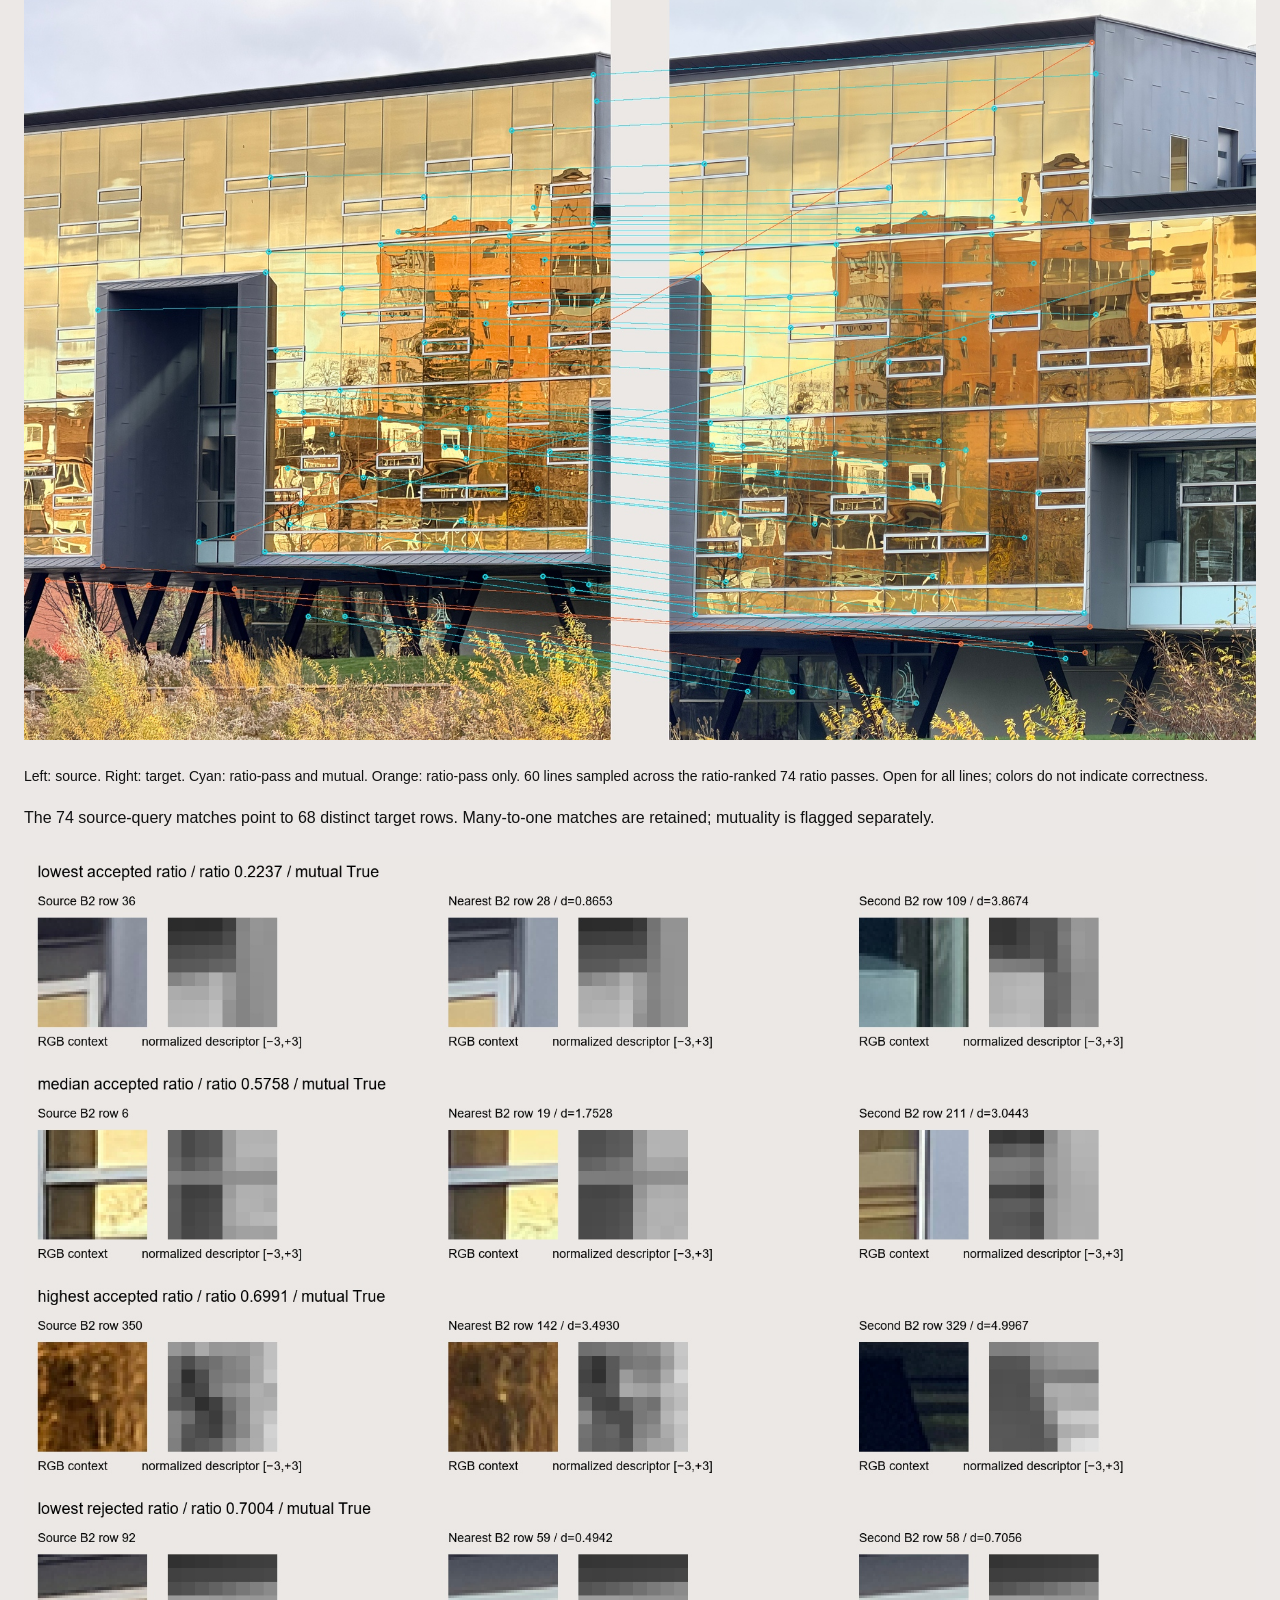
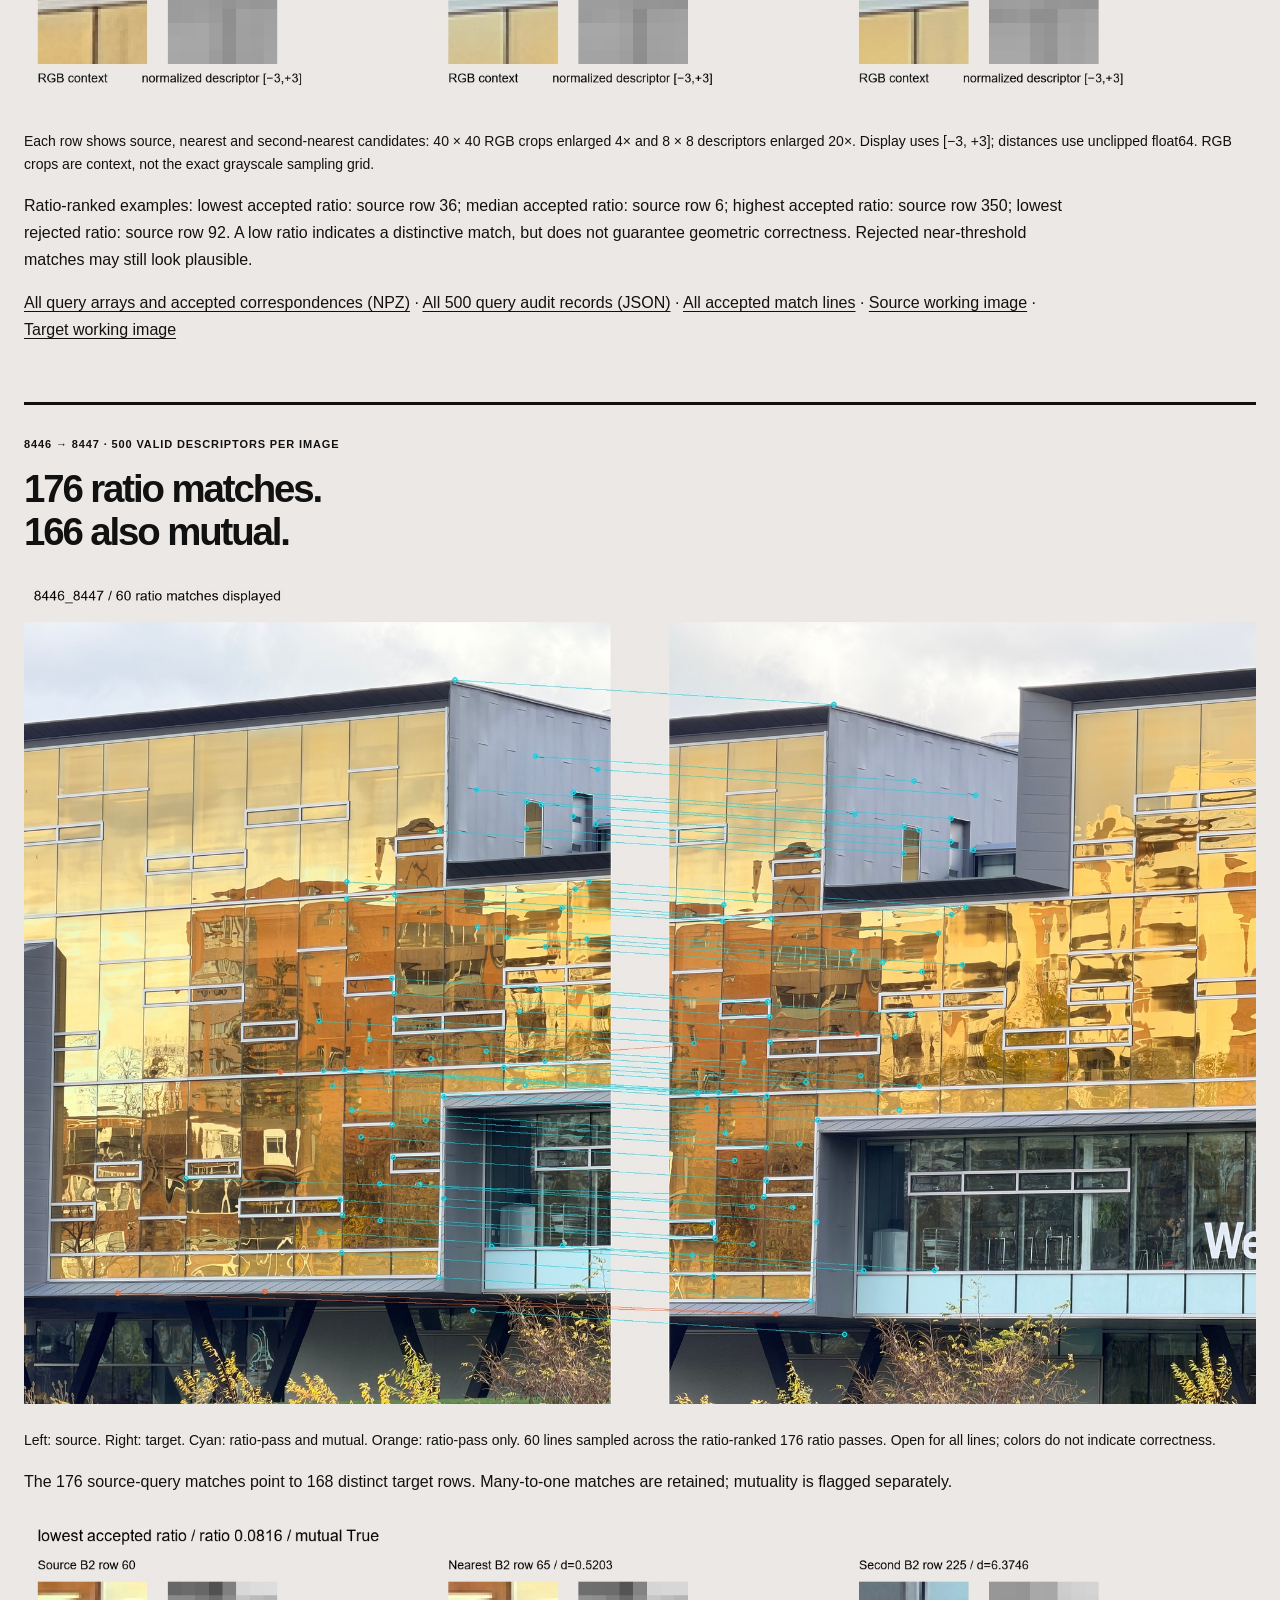
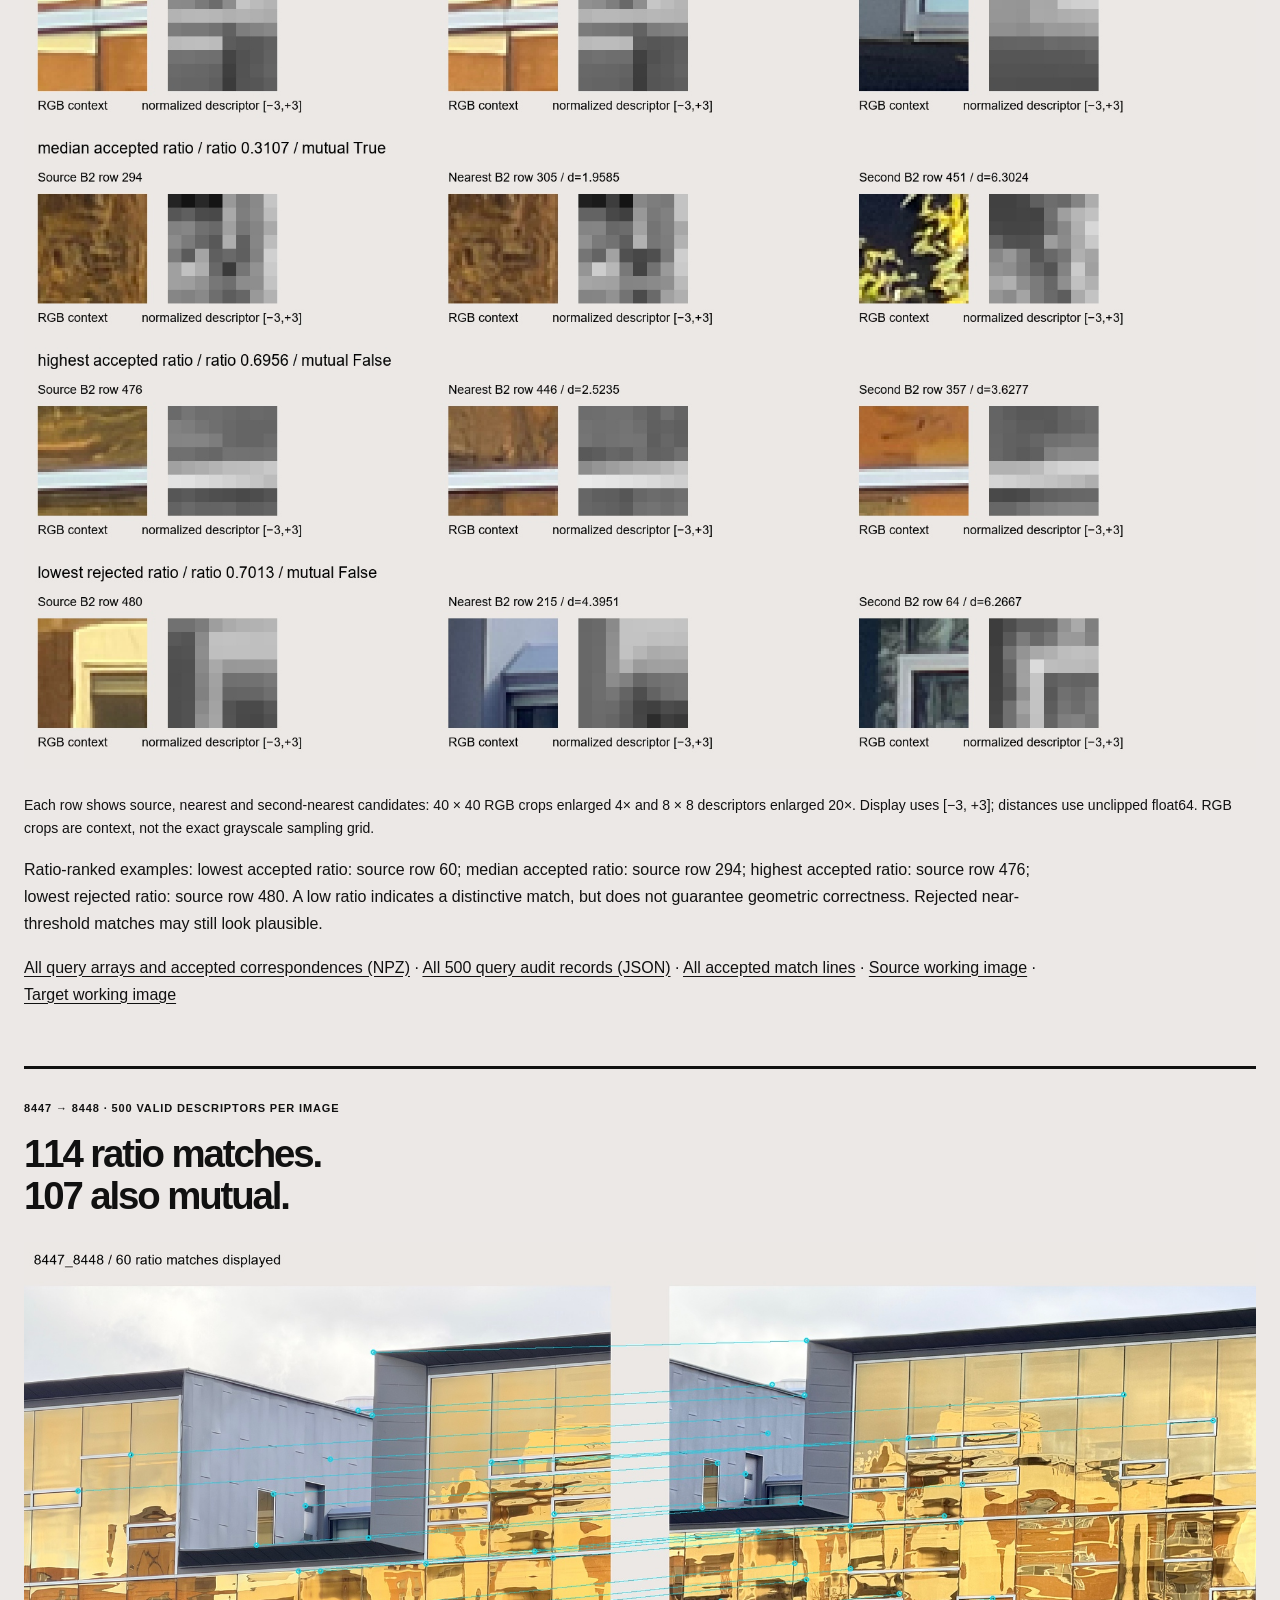
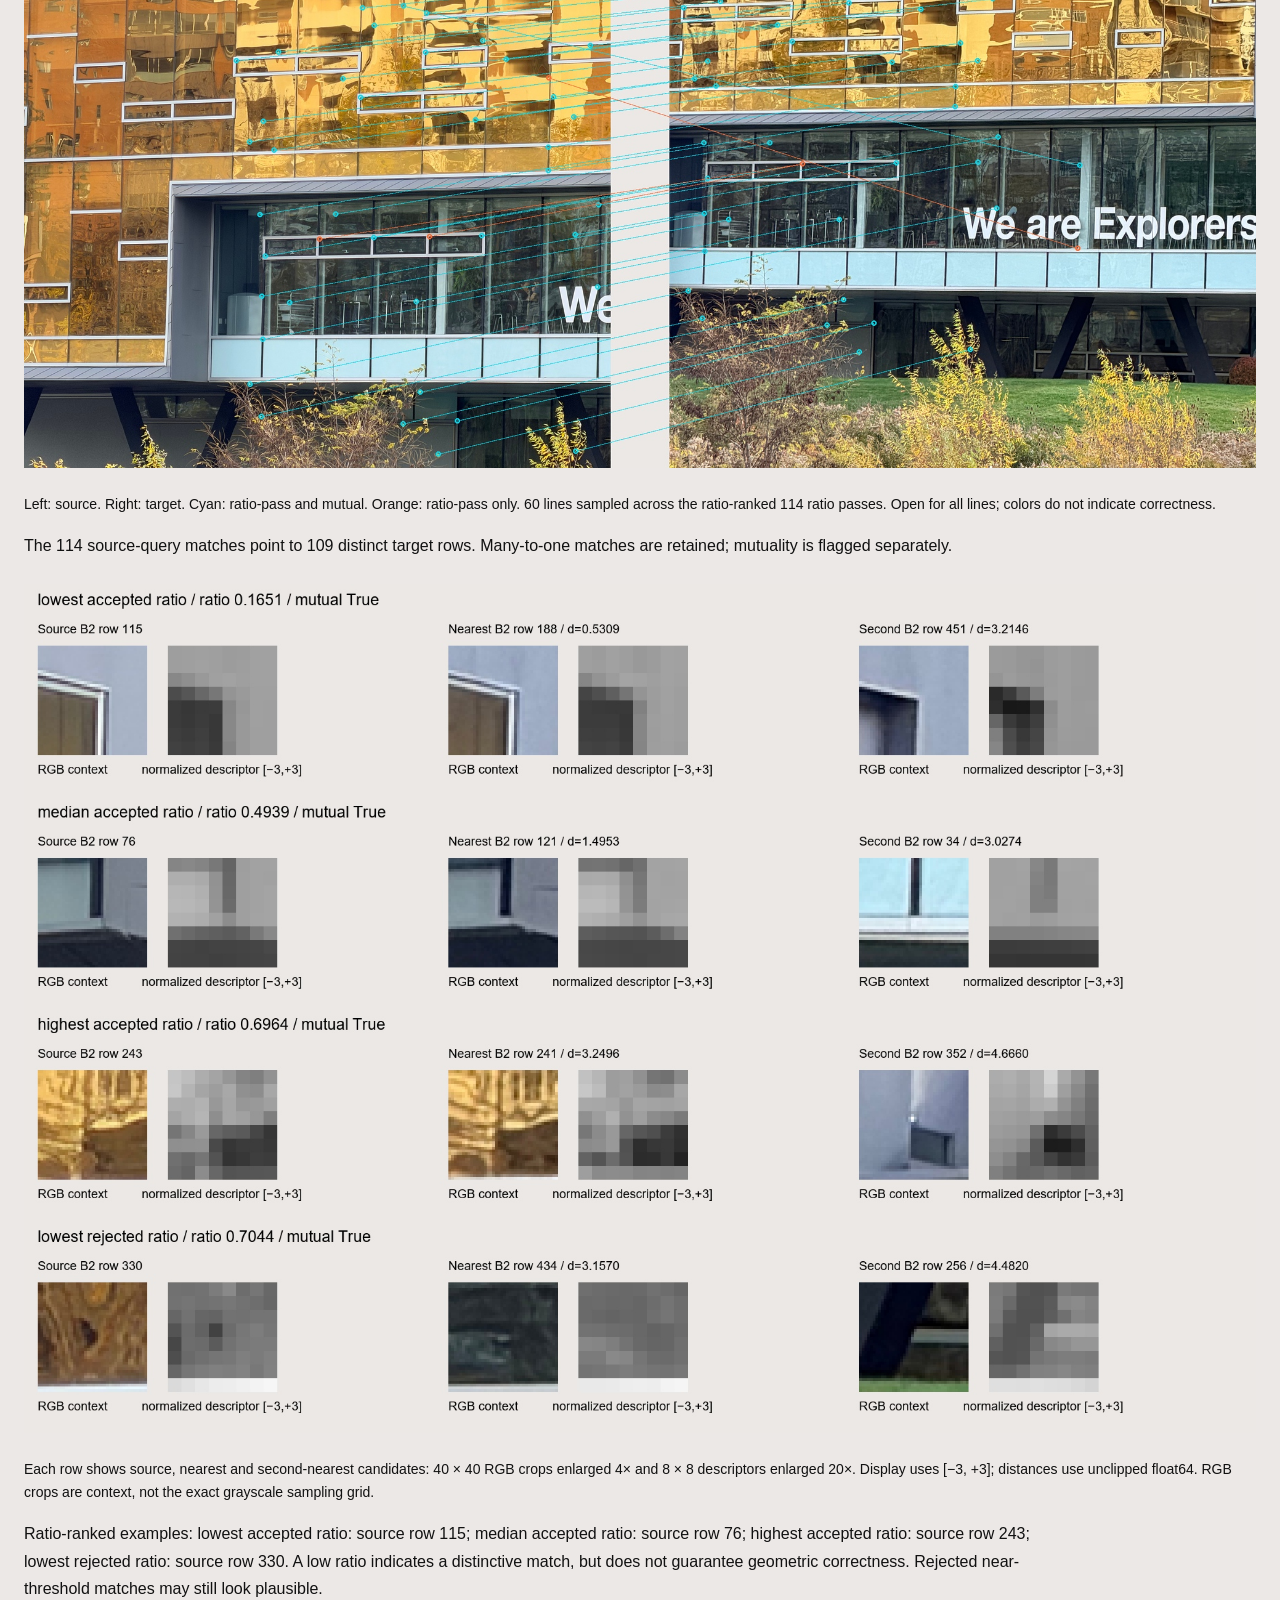
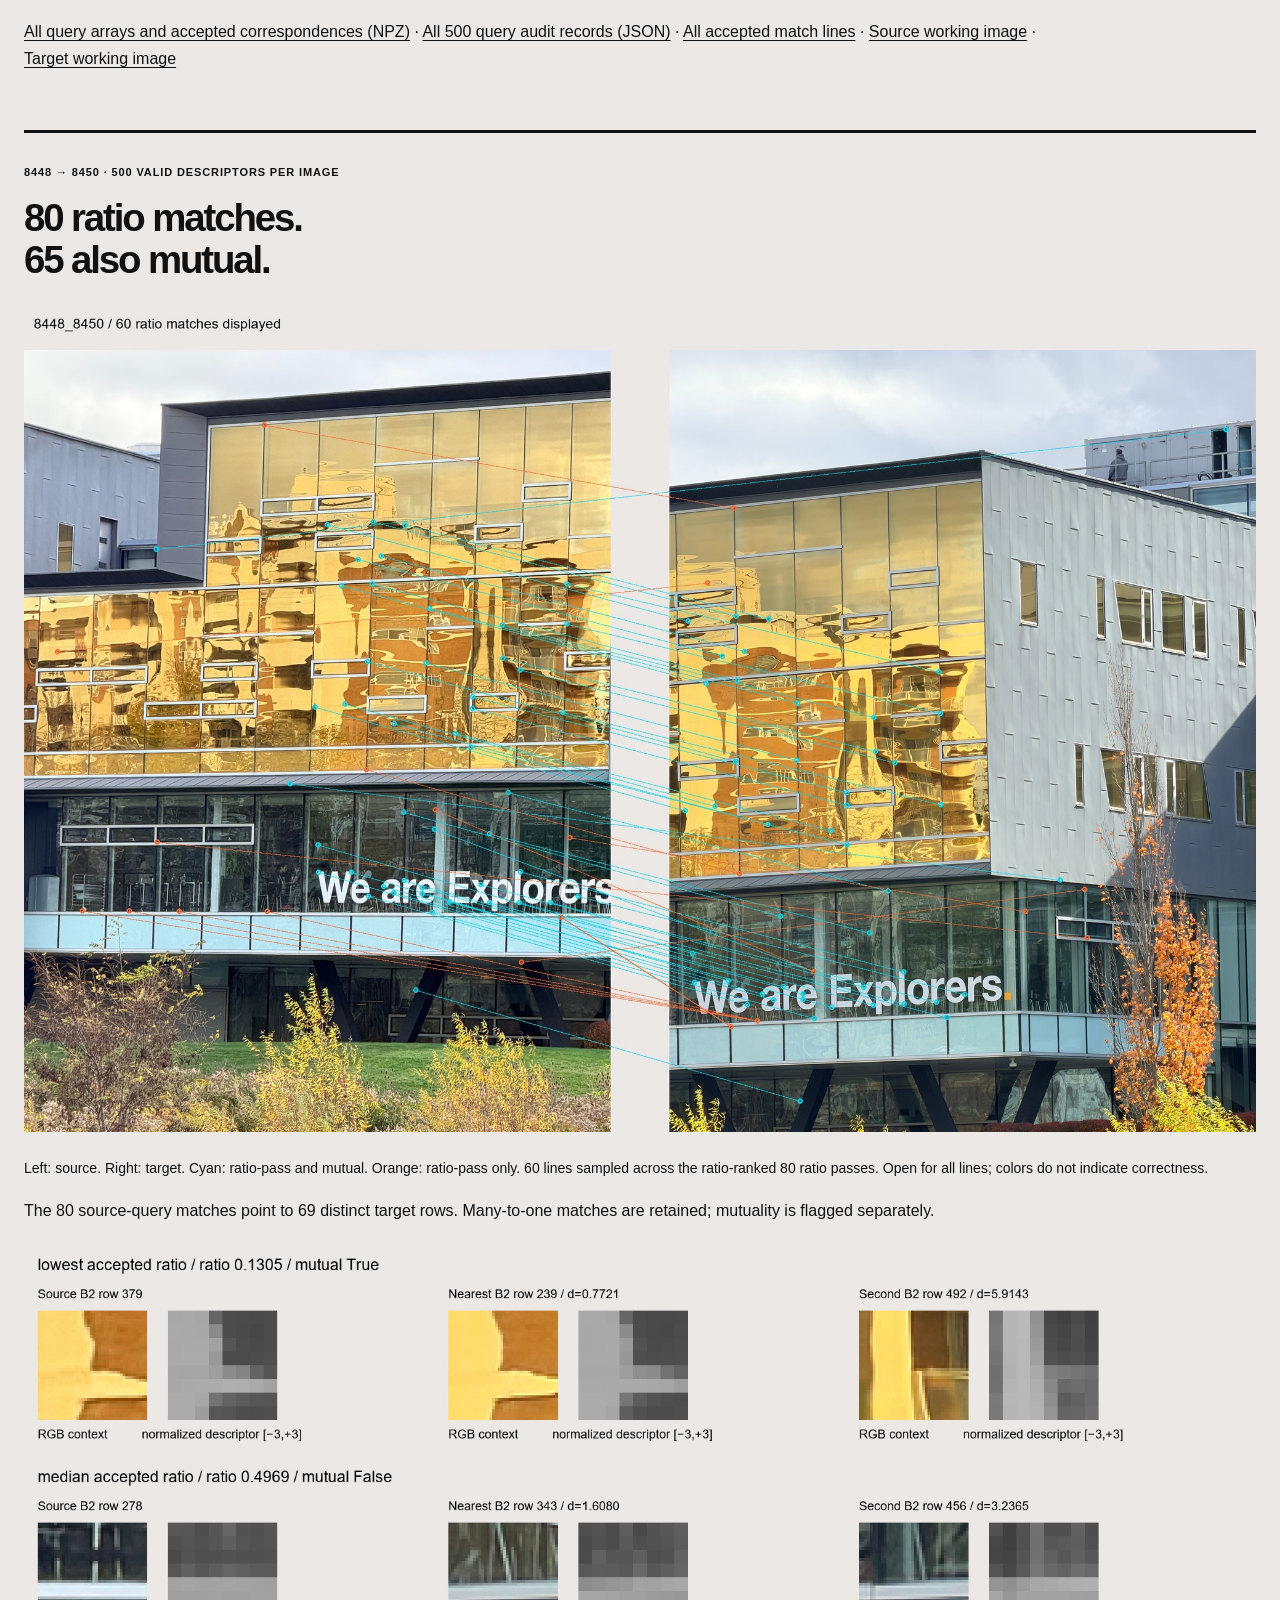
<file: B3/report.html>
<!doctype html><html lang="en"><head><meta charset="utf-8"><meta name="viewport" content="width=device-width,initial-scale=1"><title>B.3 · Match the Features</title><link rel="stylesheet" href="../style.css"><link rel="stylesheet" href="../A3/page.css"></head><body class="report-page"><main class="shell">
<header class="site-header"><a class="brand" href="../index.html">Stitching Photo<br>Mosaics</a><nav class="header-nav" aria-label="B.3 navigation"><a href="../index.html">Project home <span>01</span></a><a href="#method">Nearest &amp; second <span>02</span></a><a href="#results">Six image pairs <span>03</span></a></nav></header>
<section class="project-hero"><p class="eyebrow">SYDE 671 · Assignment 3 · James Xie</p><h1>B.3 / MATCH<br>THE FEATURES.</h1><p class="project-deck">A close neighbor is a candidate. A distinctive neighbor is a better candidate.</p><div class="project-hero-rule"><span>Part B · Descriptor matching</span><span>6 adjacent pairs · 552 ratio matches</span></div></section>
<section class="report-section"><h2>01 / Connect similar local descriptions.</h2><figure class="result-figure"><a href="#pair-8446_8447"><img src="figures/8446_8447_matches.jpg" alt="Feature matching across adjacent building photographs" loading="eager"></a><figcaption>IMG_8446 → IMG_8447. Displayed correspondences come exclusively from B.2 descriptor distances. Neither image coordinates nor the A.2 homographies guide matching.</figcaption></figure><p>Seven photographs form six adjacent pairs: 8443 → 8444 → 8445 → 8446 → 8447 → 8448 → 8450. Each image has 500 valid descriptors. Match forward between neighbors; reverse nearest neighbors supply the mutual flag.</p></section>
<section class="report-section" id="method"><h2>02 / Two neighbors, one ratio.</h2><p>For each valid source, sum 64 squared component differences to each valid target, then take the square root. Exact search uses blocks of 64 queries, without a built-in matcher.</p><div class="formula">D²(i,j) = Σₖ (descriptorᵢ[k] − descriptorⱼ[k])²
d₁ = nearest Euclidean distance
d₂ = second-nearest Euclidean distance, to a distinct target row
accept when d₁ / d₂ &lt; 0.7</div><p>The ratio compares the best candidate with its nearest competitor, following section 5 and figure 6b of <a href="https://www.microsoft.com/en-us/research/wp-content/uploads/2005/06/cvpr05.pdf">Brown, Szeliski &amp; Winder (2005)</a>. The Euclidean threshold 0.7 is our implementation choice.</p><p>The paper plots squared error ratios. Our Euclidean threshold 0.7 equals 0.49 for squared distances. Both ratios are saved; their thresholds are not interchangeable.</p><p>Invalid rows are excluded; distance ties use ascending B.2 row. Zero second distance rejects 0/0, while a unique zero first distance can pass. At least two valid targets are required; the threshold is strict.</p></section>
<section class="report-section"><h2>03 / Mutual is a flag, not geometry.</h2><p>A match is mutual if the target returns to the same nearest source. Reverse search uses all valid sources, without a reverse ratio test.</p><p>All forward ratio passes are retained. Of 552 accepted query pairs, 501 are also mutual nearest. Mutuality is a separate flag. Ratio matches can be many-to-one, and mutual matches can still be wrong.</p><p>No geometry or manual labels filter these matches. A.2 data is hash-checked only; B.4 verifies geometry.</p></section>
<section class="report-section" id="results"><h2>04 / Six pairs, one fixed main threshold.</h2><div class="scroll"><table><thead><tr><th>Pair</th><th>Ratio &lt; 0.6</th><th>Main &lt; 0.7</th><th>Ratio &lt; 0.8</th><th>Main + mutual</th></tr></thead><tbody><tr><td><a href="#pair-8443_8444">8443 → 8444</a></td><td>33</td><td>47</td><td>76</td><td>47</td></tr><tr><td><a href="#pair-8444_8445">8444 → 8445</a></td><td>40</td><td>61</td><td>104</td><td>49</td></tr><tr><td><a href="#pair-8445_8446">8445 → 8446</a></td><td>42</td><td>74</td><td>109</td><td>67</td></tr><tr><td><a href="#pair-8446_8447">8446 → 8447</a></td><td>157</td><td>176</td><td>214</td><td>166</td></tr><tr><td><a href="#pair-8447_8448">8447 → 8448</a></td><td>86</td><td>114</td><td>160</td><td>107</td></tr><tr><td><a href="#pair-8448_8450">8448 → 8450</a></td><td>58</td><td>80</td><td>120</td><td>65</td></tr></tbody></table></div><p>Counts measure acceptance, not correctness or RANSAC inliers. All pairs use 0.7; 0.6 and 0.8 show threshold sensitivity.</p><p>Overviews show up to 60 ratio-ranked matches, not hand-picked correct ones. Full figures and all 500 query records are linked. Repetition, viewpoint changes and reflections can still cause errors.</p></section>
<section class="report-section pair-case" id="pair-8443_8444"><p class="eyebrow">8443 → 8444 · 500 valid descriptors per image</p><h2>47 ratio matches.<br>47 also mutual.</h2><figure class="result-figure"><a href="figures/8443_8444_all_matches.jpg"><img src="figures/8443_8444_matches.jpg" alt="Descriptor-only matches between IMG 8443 and IMG 8444" loading="lazy"></a><figcaption>Left: source. Right: target. Cyan: ratio-pass and mutual. Orange: ratio-pass only. 47 lines sampled across the ratio-ranked 47 ratio passes. Open for all lines; colors do not indicate correctness.</figcaption></figure><p>The 47 source-query matches point to 47 distinct target rows. Many-to-one matches are retained; mutuality is flagged separately.</p><figure class="result-figure"><a href="figures/8443_8444_examples.jpg"><img src="figures/8443_8444_examples.jpg" alt="Source, nearest and second-nearest feature contexts and normalized descriptors, including accepted and rejected ratios" loading="lazy"></a><figcaption>Each row shows source, nearest and second-nearest candidates: 40 × 40 RGB crops enlarged 4× and 8 × 8 descriptors enlarged 20×. Display uses [−3, +3]; distances use unclipped float64. RGB crops are context, not the exact grayscale sampling grid.</figcaption></figure><p>Ratio-ranked examples: lowest accepted ratio: source row 230; median accepted ratio: source row 213; highest accepted ratio: source row 183; lowest rejected ratio: source row 350. A low ratio indicates a distinctive match, but does not guarantee geometric correctness. Rejected near-threshold matches may still look plausible.</p><p><a href="data/8443_8444.npz">All query arrays and accepted correspondences (NPZ)</a> · <a href="data/8443_8444.json">All 500 query audit records (JSON)</a> · <a href="figures/8443_8444_all_matches.jpg">All accepted match lines</a> · <a href="../B1/working/IMG_8443.png">Source working image</a> · <a href="../B1/working/IMG_8444.png">Target working image</a></p></section><section class="report-section pair-case" id="pair-8444_8445"><p class="eyebrow">8444 → 8445 · 500 valid descriptors per image</p><h2>61 ratio matches.<br>49 also mutual.</h2><figure class="result-figure"><a href="figures/8444_8445_all_matches.jpg"><img src="figures/8444_8445_matches.jpg" alt="Descriptor-only matches between IMG 8444 and IMG 8445" loading="lazy"></a><figcaption>Left: source. Right: target. Cyan: ratio-pass and mutual. Orange: ratio-pass only. 60 lines sampled across the ratio-ranked 61 ratio passes. Open for all lines; colors do not indicate correctness.</figcaption></figure><p>The 61 source-query matches point to 55 distinct target rows. Many-to-one matches are retained; mutuality is flagged separately.</p><figure class="result-figure"><a href="figures/8444_8445_examples.jpg"><img src="figures/8444_8445_examples.jpg" alt="Source, nearest and second-nearest feature contexts and normalized descriptors, including accepted and rejected ratios" loading="lazy"></a><figcaption>Each row shows source, nearest and second-nearest candidates: 40 × 40 RGB crops enlarged 4× and 8 × 8 descriptors enlarged 20×. Display uses [−3, +3]; distances use unclipped float64. RGB crops are context, not the exact grayscale sampling grid.</figcaption></figure><p>Ratio-ranked examples: lowest accepted ratio: source row 158; median accepted ratio: source row 124; highest accepted ratio: source row 13; lowest rejected ratio: source row 19. A low ratio indicates a distinctive match, but does not guarantee geometric correctness. Rejected near-threshold matches may still look plausible.</p><p><a href="data/8444_8445.npz">All query arrays and accepted correspondences (NPZ)</a> · <a href="data/8444_8445.json">All 500 query audit records (JSON)</a> · <a href="figures/8444_8445_all_matches.jpg">All accepted match lines</a> · <a href="../B1/working/IMG_8444.png">Source working image</a> · <a href="../B1/working/IMG_8445.png">Target working image</a></p></section><section class="report-section pair-case" id="pair-8445_8446"><p class="eyebrow">8445 → 8446 · 500 valid descriptors per image</p><h2>74 ratio matches.<br>67 also mutual.</h2><figure class="result-figure"><a href="figures/8445_8446_all_matches.jpg"><img src="figures/8445_8446_matches.jpg" alt="Descriptor-only matches between IMG 8445 and IMG 8446" loading="lazy"></a><figcaption>Left: source. Right: target. Cyan: ratio-pass and mutual. Orange: ratio-pass only. 60 lines sampled across the ratio-ranked 74 ratio passes. Open for all lines; colors do not indicate correctness.</figcaption></figure><p>The 74 source-query matches point to 68 distinct target rows. Many-to-one matches are retained; mutuality is flagged separately.</p><figure class="result-figure"><a href="figures/8445_8446_examples.jpg"><img src="figures/8445_8446_examples.jpg" alt="Source, nearest and second-nearest feature contexts and normalized descriptors, including accepted and rejected ratios" loading="lazy"></a><figcaption>Each row shows source, nearest and second-nearest candidates: 40 × 40 RGB crops enlarged 4× and 8 × 8 descriptors enlarged 20×. Display uses [−3, +3]; distances use unclipped float64. RGB crops are context, not the exact grayscale sampling grid.</figcaption></figure><p>Ratio-ranked examples: lowest accepted ratio: source row 36; median accepted ratio: source row 6; highest accepted ratio: source row 350; lowest rejected ratio: source row 92. A low ratio indicates a distinctive match, but does not guarantee geometric correctness. Rejected near-threshold matches may still look plausible.</p><p><a href="data/8445_8446.npz">All query arrays and accepted correspondences (NPZ)</a> · <a href="data/8445_8446.json">All 500 query audit records (JSON)</a> · <a href="figures/8445_8446_all_matches.jpg">All accepted match lines</a> · <a href="../B1/working/IMG_8445.png">Source working image</a> · <a href="../B1/working/IMG_8446.png">Target working image</a></p></section><section class="report-section pair-case" id="pair-8446_8447"><p class="eyebrow">8446 → 8447 · 500 valid descriptors per image</p><h2>176 ratio matches.<br>166 also mutual.</h2><figure class="result-figure"><a href="figures/8446_8447_all_matches.jpg"><img src="figures/8446_8447_matches.jpg" alt="Descriptor-only matches between IMG 8446 and IMG 8447" loading="lazy"></a><figcaption>Left: source. Right: target. Cyan: ratio-pass and mutual. Orange: ratio-pass only. 60 lines sampled across the ratio-ranked 176 ratio passes. Open for all lines; colors do not indicate correctness.</figcaption></figure><p>The 176 source-query matches point to 168 distinct target rows. Many-to-one matches are retained; mutuality is flagged separately.</p><figure class="result-figure"><a href="figures/8446_8447_examples.jpg"><img src="figures/8446_8447_examples.jpg" alt="Source, nearest and second-nearest feature contexts and normalized descriptors, including accepted and rejected ratios" loading="lazy"></a><figcaption>Each row shows source, nearest and second-nearest candidates: 40 × 40 RGB crops enlarged 4× and 8 × 8 descriptors enlarged 20×. Display uses [−3, +3]; distances use unclipped float64. RGB crops are context, not the exact grayscale sampling grid.</figcaption></figure><p>Ratio-ranked examples: lowest accepted ratio: source row 60; median accepted ratio: source row 294; highest accepted ratio: source row 476; lowest rejected ratio: source row 480. A low ratio indicates a distinctive match, but does not guarantee geometric correctness. Rejected near-threshold matches may still look plausible.</p><p><a href="data/8446_8447.npz">All query arrays and accepted correspondences (NPZ)</a> · <a href="data/8446_8447.json">All 500 query audit records (JSON)</a> · <a href="figures/8446_8447_all_matches.jpg">All accepted match lines</a> · <a href="../B1/working/IMG_8446.png">Source working image</a> · <a href="../B1/working/IMG_8447.png">Target working image</a></p></section><section class="report-section pair-case" id="pair-8447_8448"><p class="eyebrow">8447 → 8448 · 500 valid descriptors per image</p><h2>114 ratio matches.<br>107 also mutual.</h2><figure class="result-figure"><a href="figures/8447_8448_all_matches.jpg"><img src="figures/8447_8448_matches.jpg" alt="Descriptor-only matches between IMG 8447 and IMG 8448" loading="lazy"></a><figcaption>Left: source. Right: target. Cyan: ratio-pass and mutual. Orange: ratio-pass only. 60 lines sampled across the ratio-ranked 114 ratio passes. Open for all lines; colors do not indicate correctness.</figcaption></figure><p>The 114 source-query matches point to 109 distinct target rows. Many-to-one matches are retained; mutuality is flagged separately.</p><figure class="result-figure"><a href="figures/8447_8448_examples.jpg"><img src="figures/8447_8448_examples.jpg" alt="Source, nearest and second-nearest feature contexts and normalized descriptors, including accepted and rejected ratios" loading="lazy"></a><figcaption>Each row shows source, nearest and second-nearest candidates: 40 × 40 RGB crops enlarged 4× and 8 × 8 descriptors enlarged 20×. Display uses [−3, +3]; distances use unclipped float64. RGB crops are context, not the exact grayscale sampling grid.</figcaption></figure><p>Ratio-ranked examples: lowest accepted ratio: source row 115; median accepted ratio: source row 76; highest accepted ratio: source row 243; lowest rejected ratio: source row 330. A low ratio indicates a distinctive match, but does not guarantee geometric correctness. Rejected near-threshold matches may still look plausible.</p><p><a href="data/8447_8448.npz">All query arrays and accepted correspondences (NPZ)</a> · <a href="data/8447_8448.json">All 500 query audit records (JSON)</a> · <a href="figures/8447_8448_all_matches.jpg">All accepted match lines</a> · <a href="../B1/working/IMG_8447.png">Source working image</a> · <a href="../B1/working/IMG_8448.png">Target working image</a></p></section><section class="report-section pair-case" id="pair-8448_8450"><p class="eyebrow">8448 → 8450 · 500 valid descriptors per image</p><h2>80 ratio matches.<br>65 also mutual.</h2><figure class="result-figure"><a href="figures/8448_8450_all_matches.jpg"><img src="figures/8448_8450_matches.jpg" alt="Descriptor-only matches between IMG 8448 and IMG 8450" loading="lazy"></a><figcaption>Left: source. Right: target. Cyan: ratio-pass and mutual. Orange: ratio-pass only. 60 lines sampled across the ratio-ranked 80 ratio passes. Open for all lines; colors do not indicate correctness.</figcaption></figure><p>The 80 source-query matches point to 69 distinct target rows. Many-to-one matches are retained; mutuality is flagged separately.</p><figure class="result-figure"><a href="figures/8448_8450_examples.jpg"><img src="figures/8448_8450_examples.jpg" alt="Source, nearest and second-nearest feature contexts and normalized descriptors, including accepted and rejected ratios" loading="lazy"></a><figcaption>Each row shows source, nearest and second-nearest candidates: 40 × 40 RGB crops enlarged 4× and 8 × 8 descriptors enlarged 20×. Display uses [−3, +3]; distances use unclipped float64. RGB crops are context, not the exact grayscale sampling grid.</figcaption></figure><p>Ratio-ranked examples: lowest accepted ratio: source row 379; median accepted ratio: source row 278; highest accepted ratio: source row 405; lowest rejected ratio: source row 334. A low ratio indicates a distinctive match, but does not guarantee geometric correctness. Rejected near-threshold matches may still look plausible.</p><p><a href="data/8448_8450.npz">All query arrays and accepted correspondences (NPZ)</a> · <a href="data/8448_8450.json">All 500 query audit records (JSON)</a> · <a href="figures/8448_8450_all_matches.jpg">All accepted match lines</a> · <a href="../B1/working/IMG_8448.png">Source working image</a> · <a href="../B1/working/IMG_8450.png">Target working image</a></p></section>
<section class="report-section"><h2>05 / Auditable rows for robust geometry.</h2><p>Query records retain IDs, coordinates, both neighbors, distances, ratios and flags. JSON uses null for unavailable values; NPZ uses NaN and −1 for missing values and indices.</p><p>NPZ also saves accepted IDs, candidate indices and coordinates in source-row order. Mutual flags join by source row. B.4 uses these records for geometry.</p><p><a href="measurements.json">Measurements and input hashes</a> record settings, counts and displayed rows. Upstream inputs are unchanged.</p></section>
<section class="report-section"><h2>Reproduce &amp; inspect.</h2><pre>python run_matching.py
python build_report.py
python -m unittest test_matching -v</pre><p>Run from B3 using the existing NumPy/Pillow environment. No dependency was added.</p><p><a href="matching.py">Exact neighbors, ratio test and mutual flag</a> · <a href="run_matching.py">Six-pair experiment</a> · <a href="test_matching.py">Seven analytical unit checks</a> · <a href="measurements.json">Parameters, counts and provenance</a> · <a href="../B2/report.html">B.2 descriptors</a></p><p>Checks cover known neighbors, ratios, ties, zero distances, row mapping and invalid inputs. Real checks recompute 20 queries per pair and verify ratios and hashes.</p><p class="method-note">B.4 uses RANSAC and produces one automatic mosaic with seven images, above the minimum of three.</p></section>
<nav class="project-home-nav" aria-label="Project navigation"><a class="solid-link" href="../index.html"><span aria-hidden="true">&larr;</span>Back to Project Home</a></nav>
<footer class="site-footer"><span>SYDE 671 · Assignment 3 · James Xie</span><span>B.3 · Descriptor feature matching</span></footer></main></body></html>
</file>
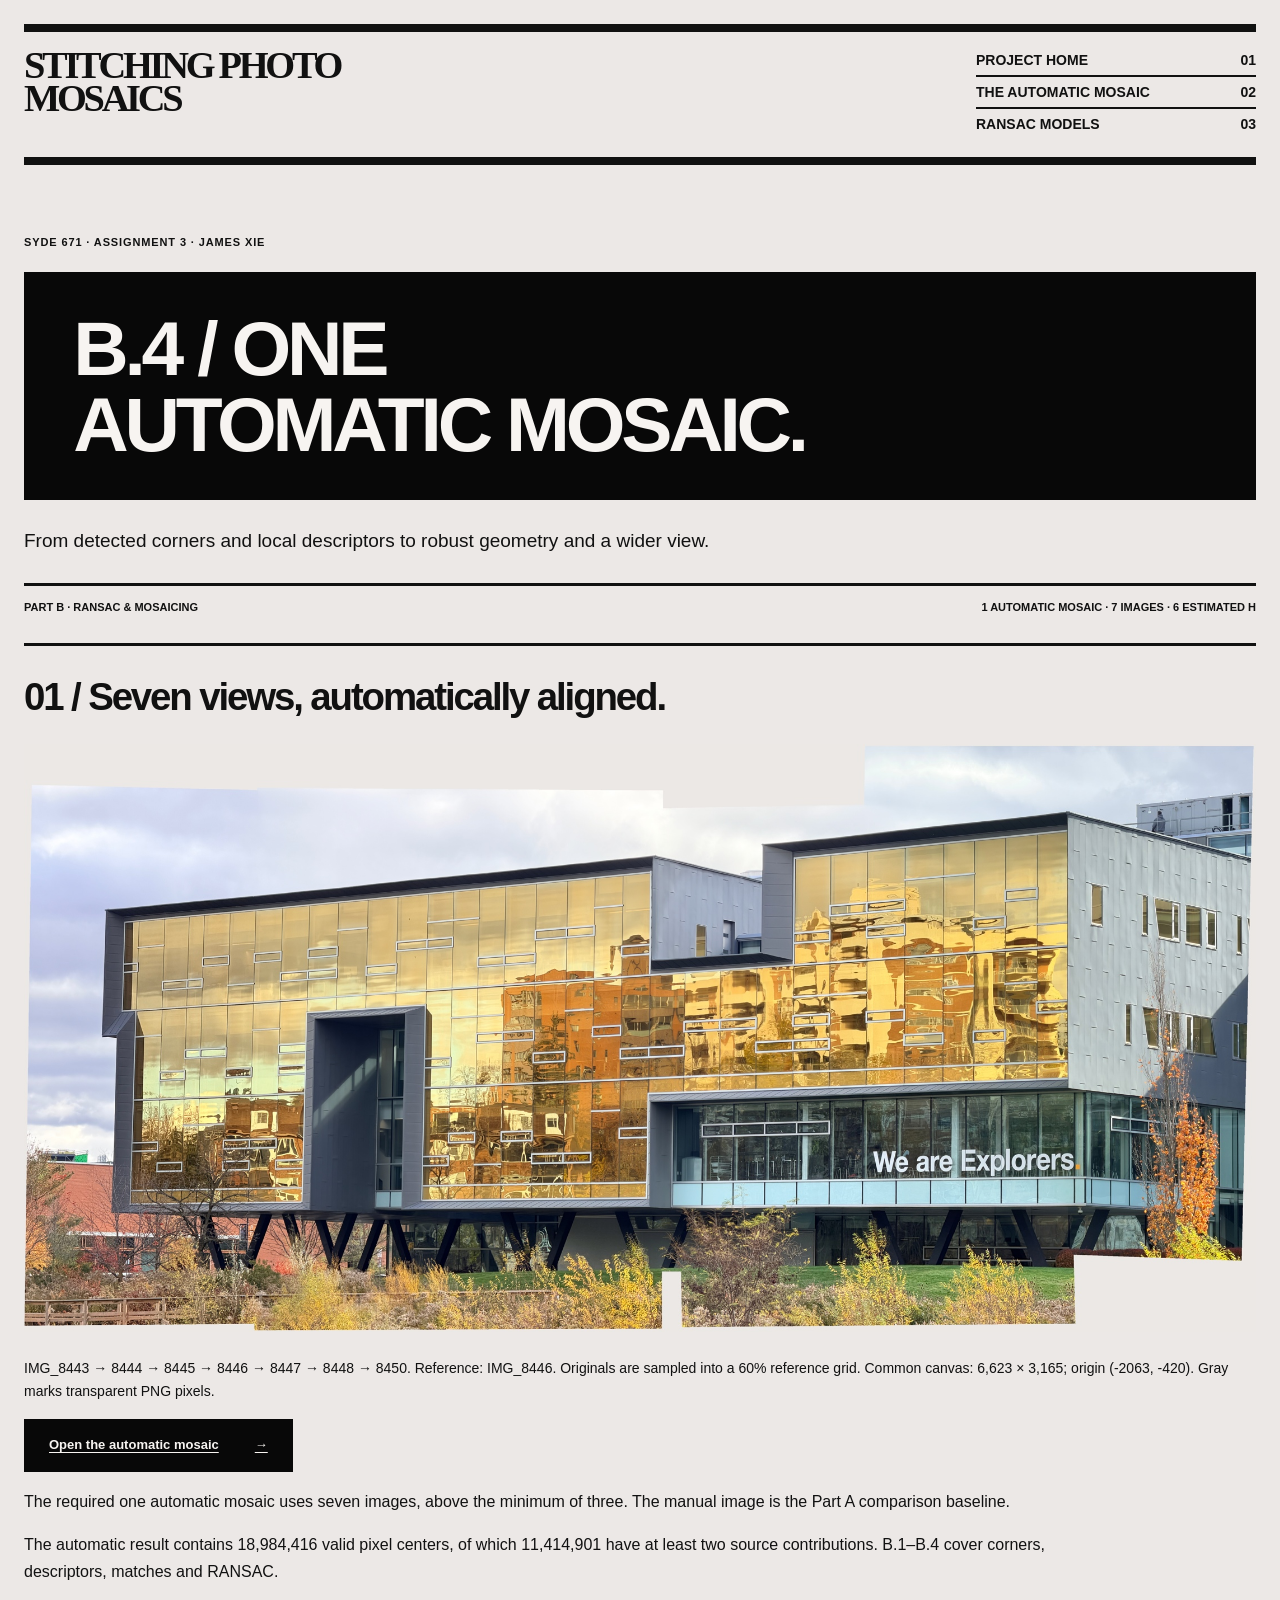
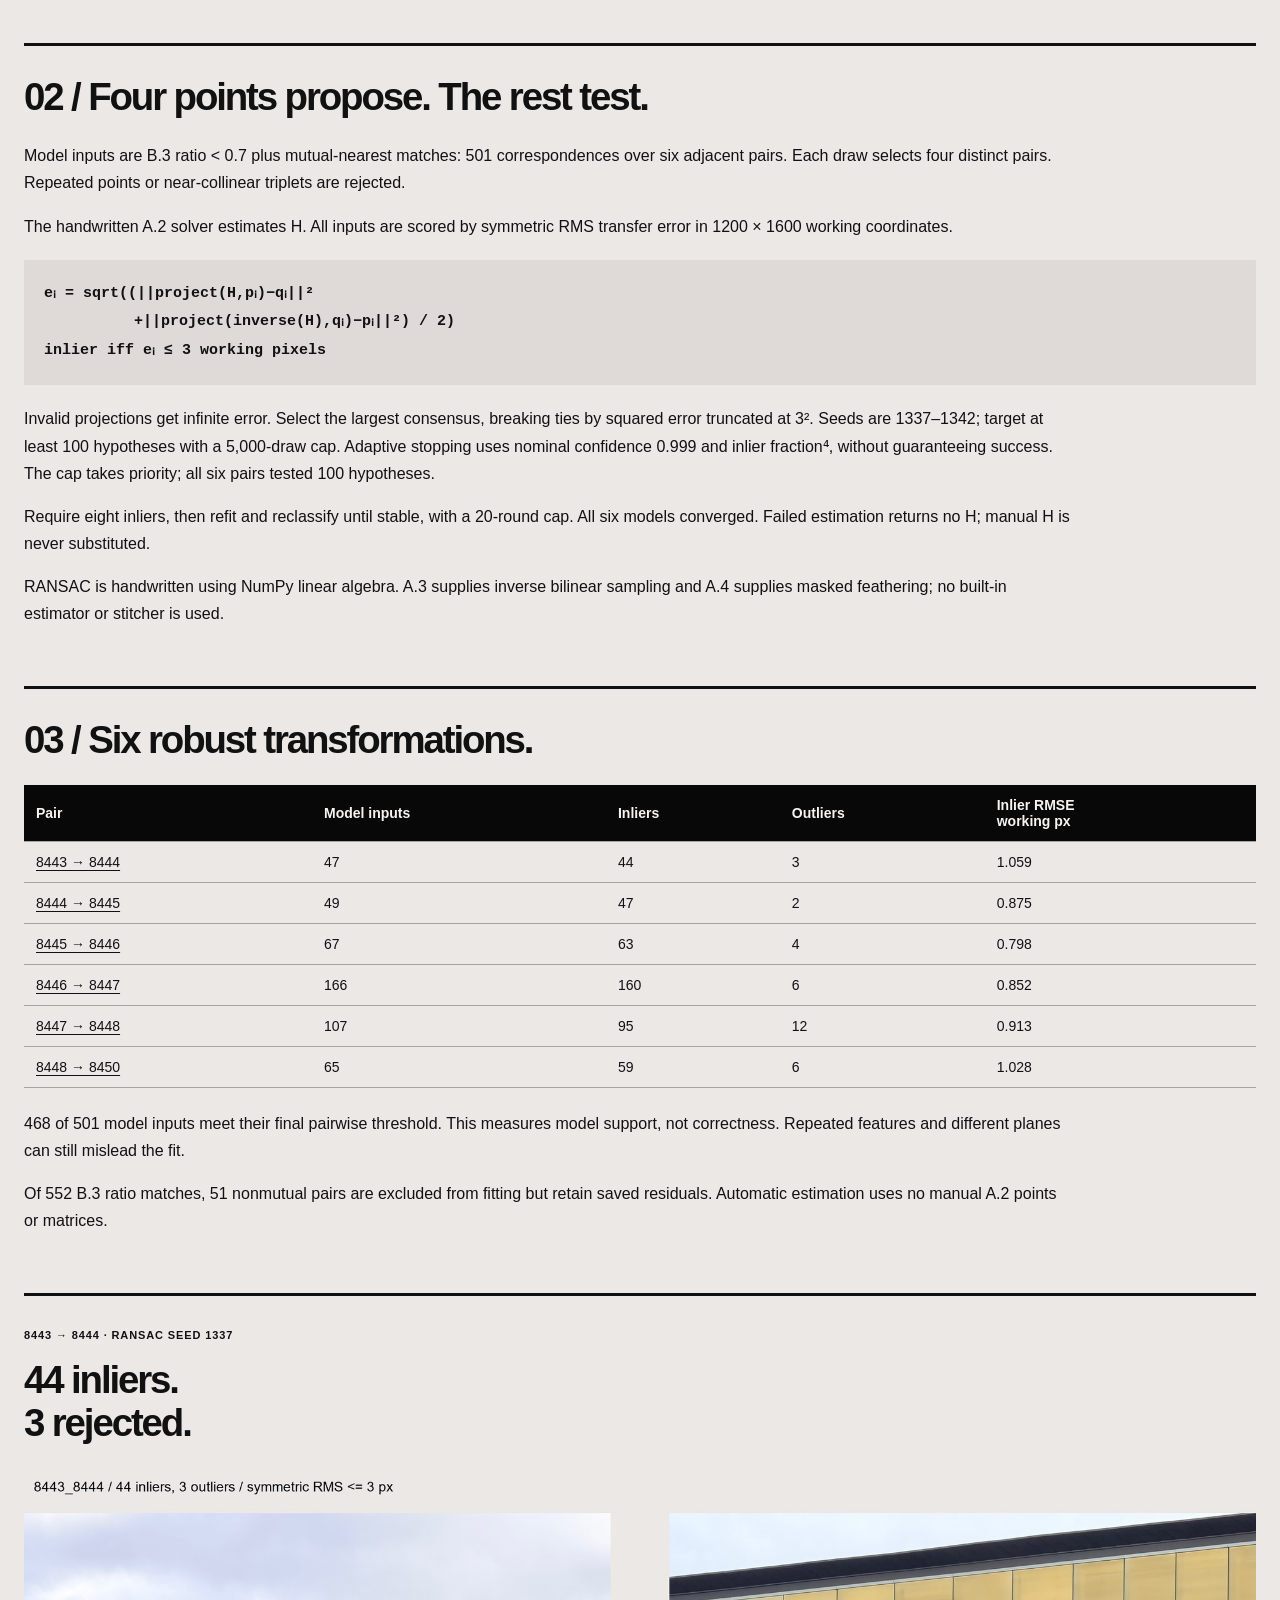
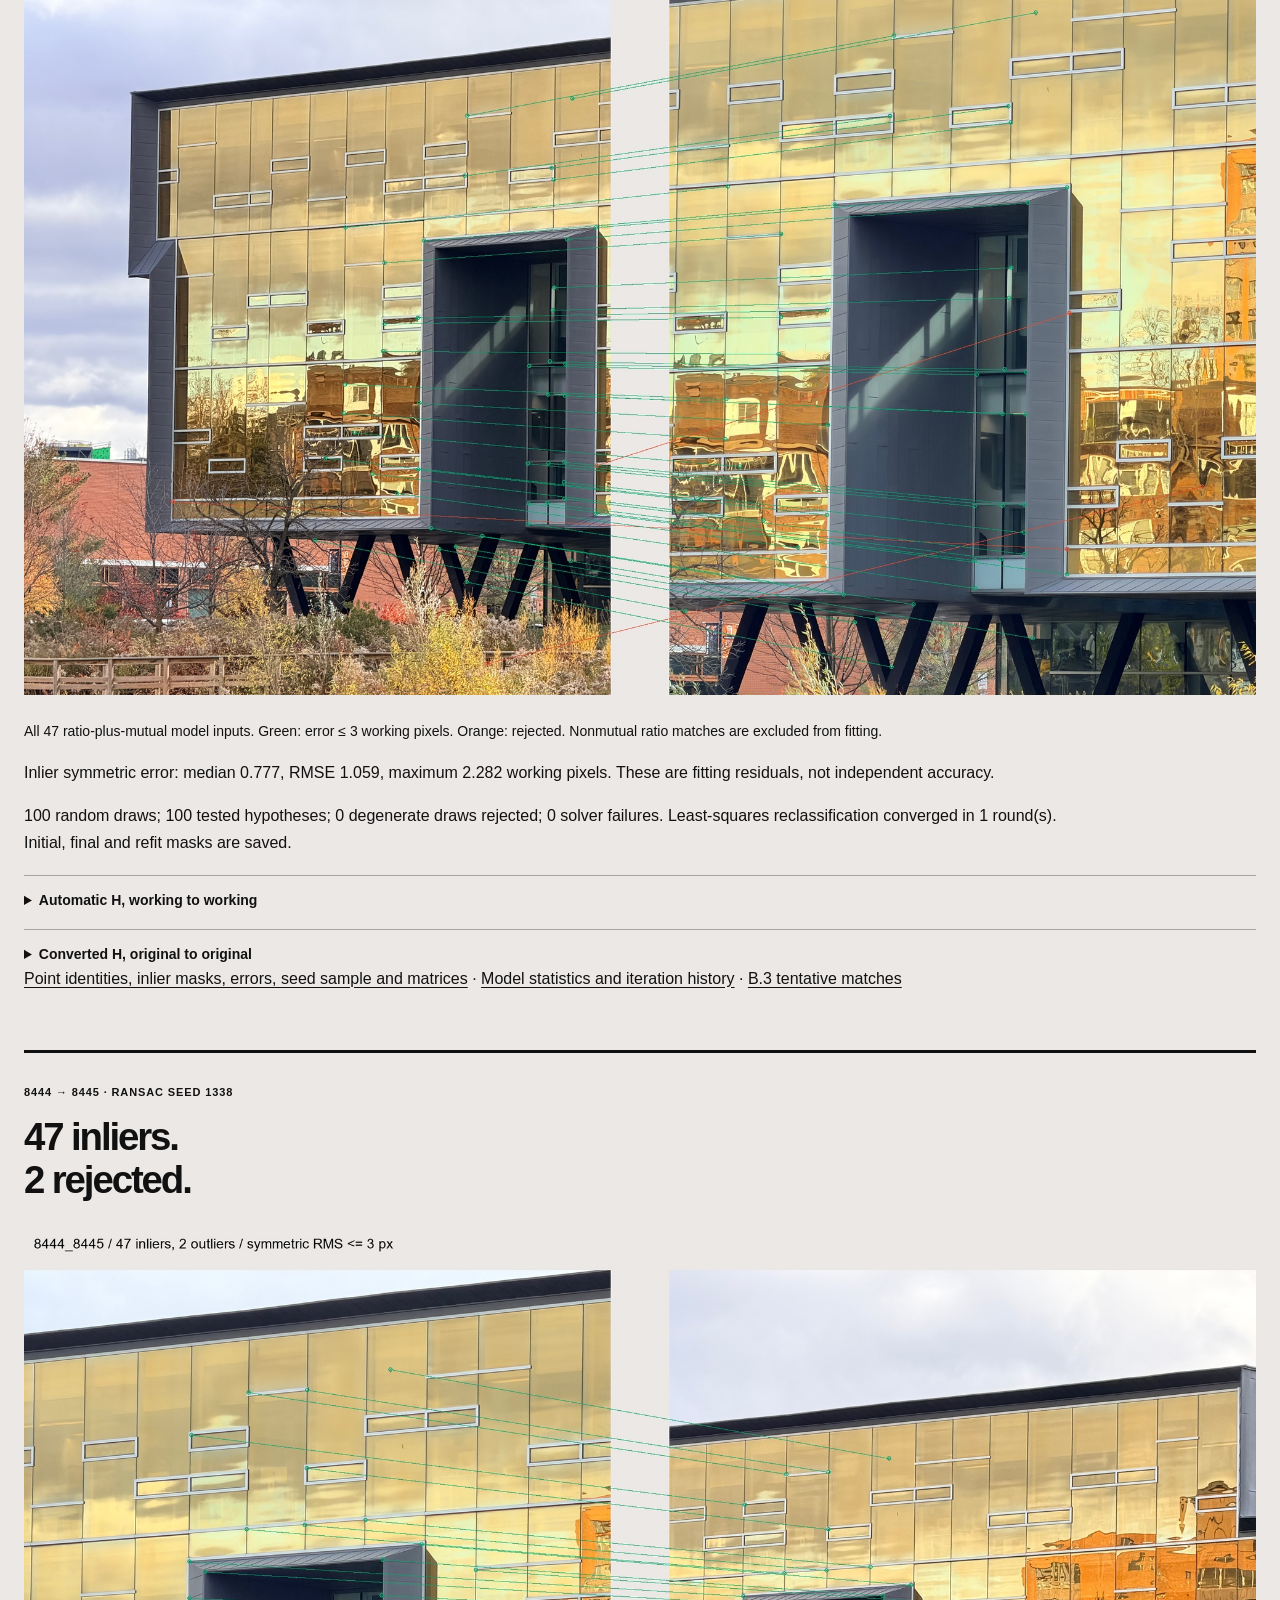
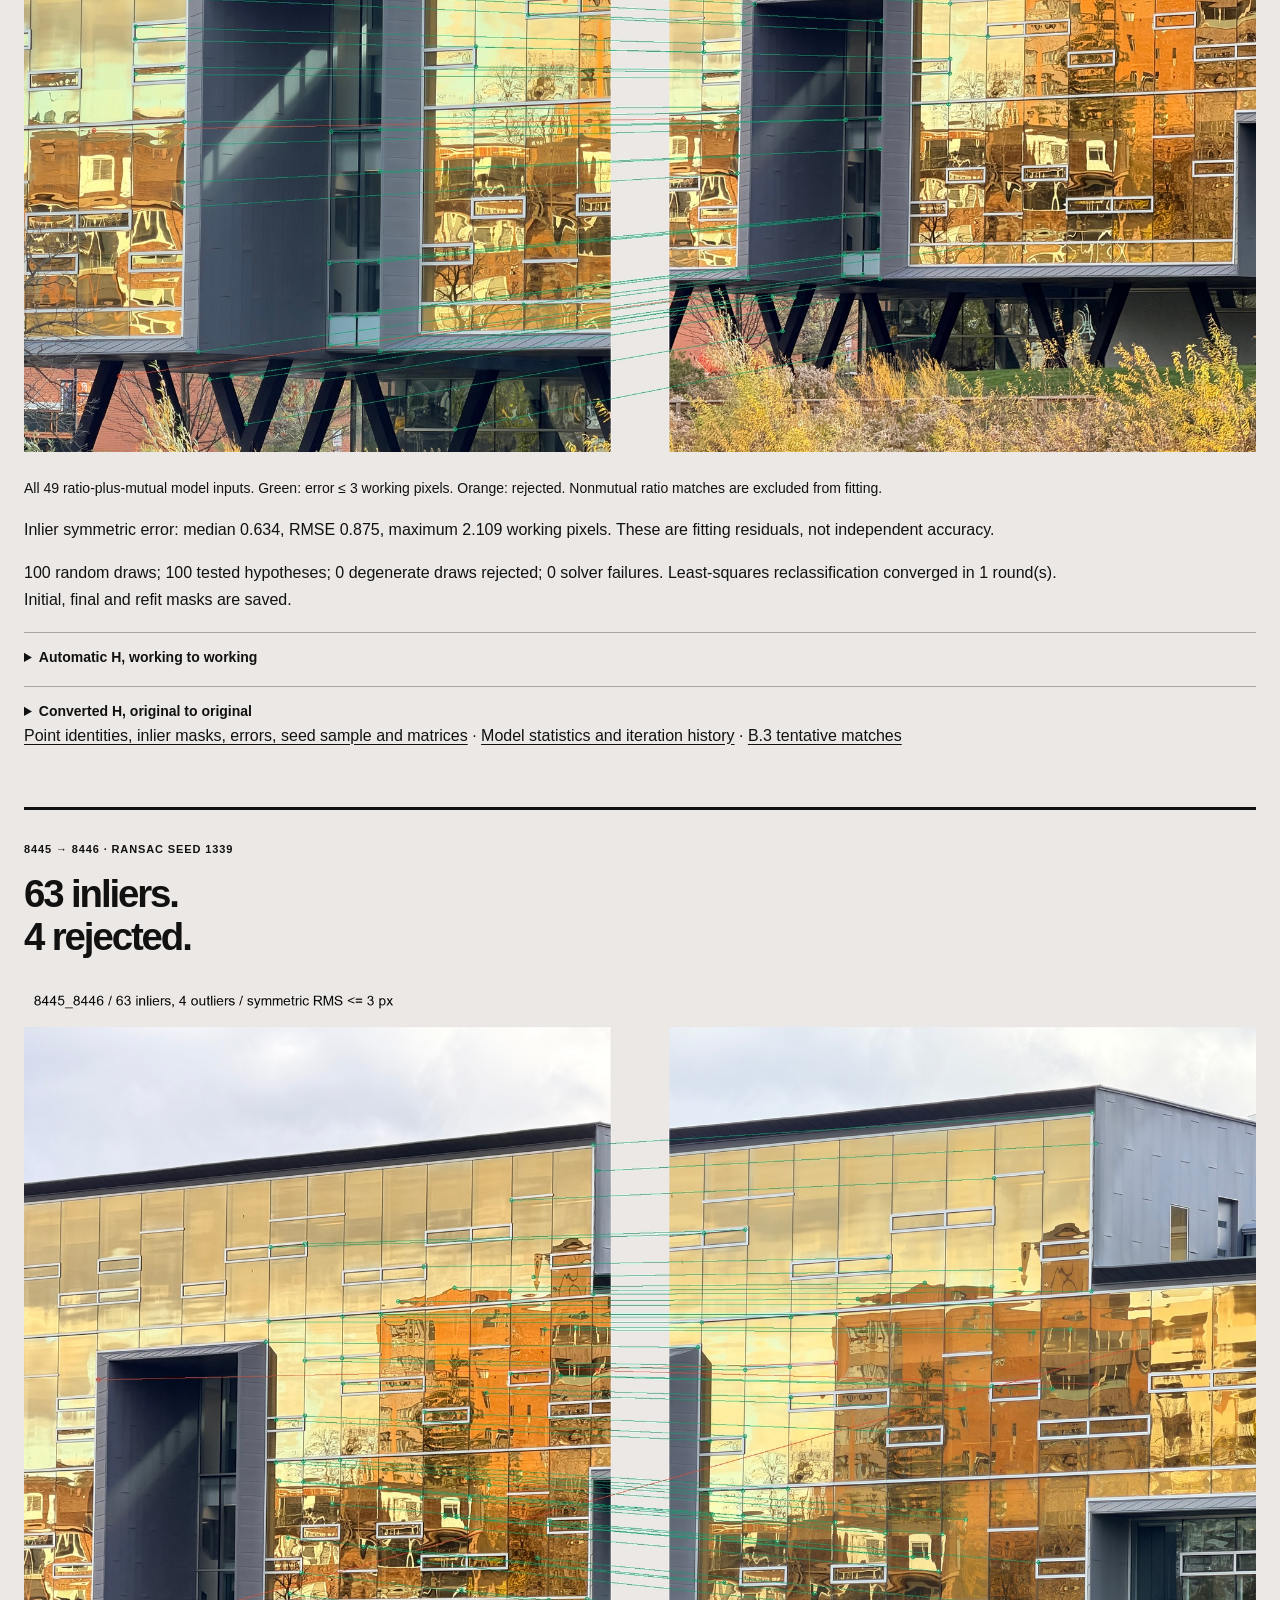
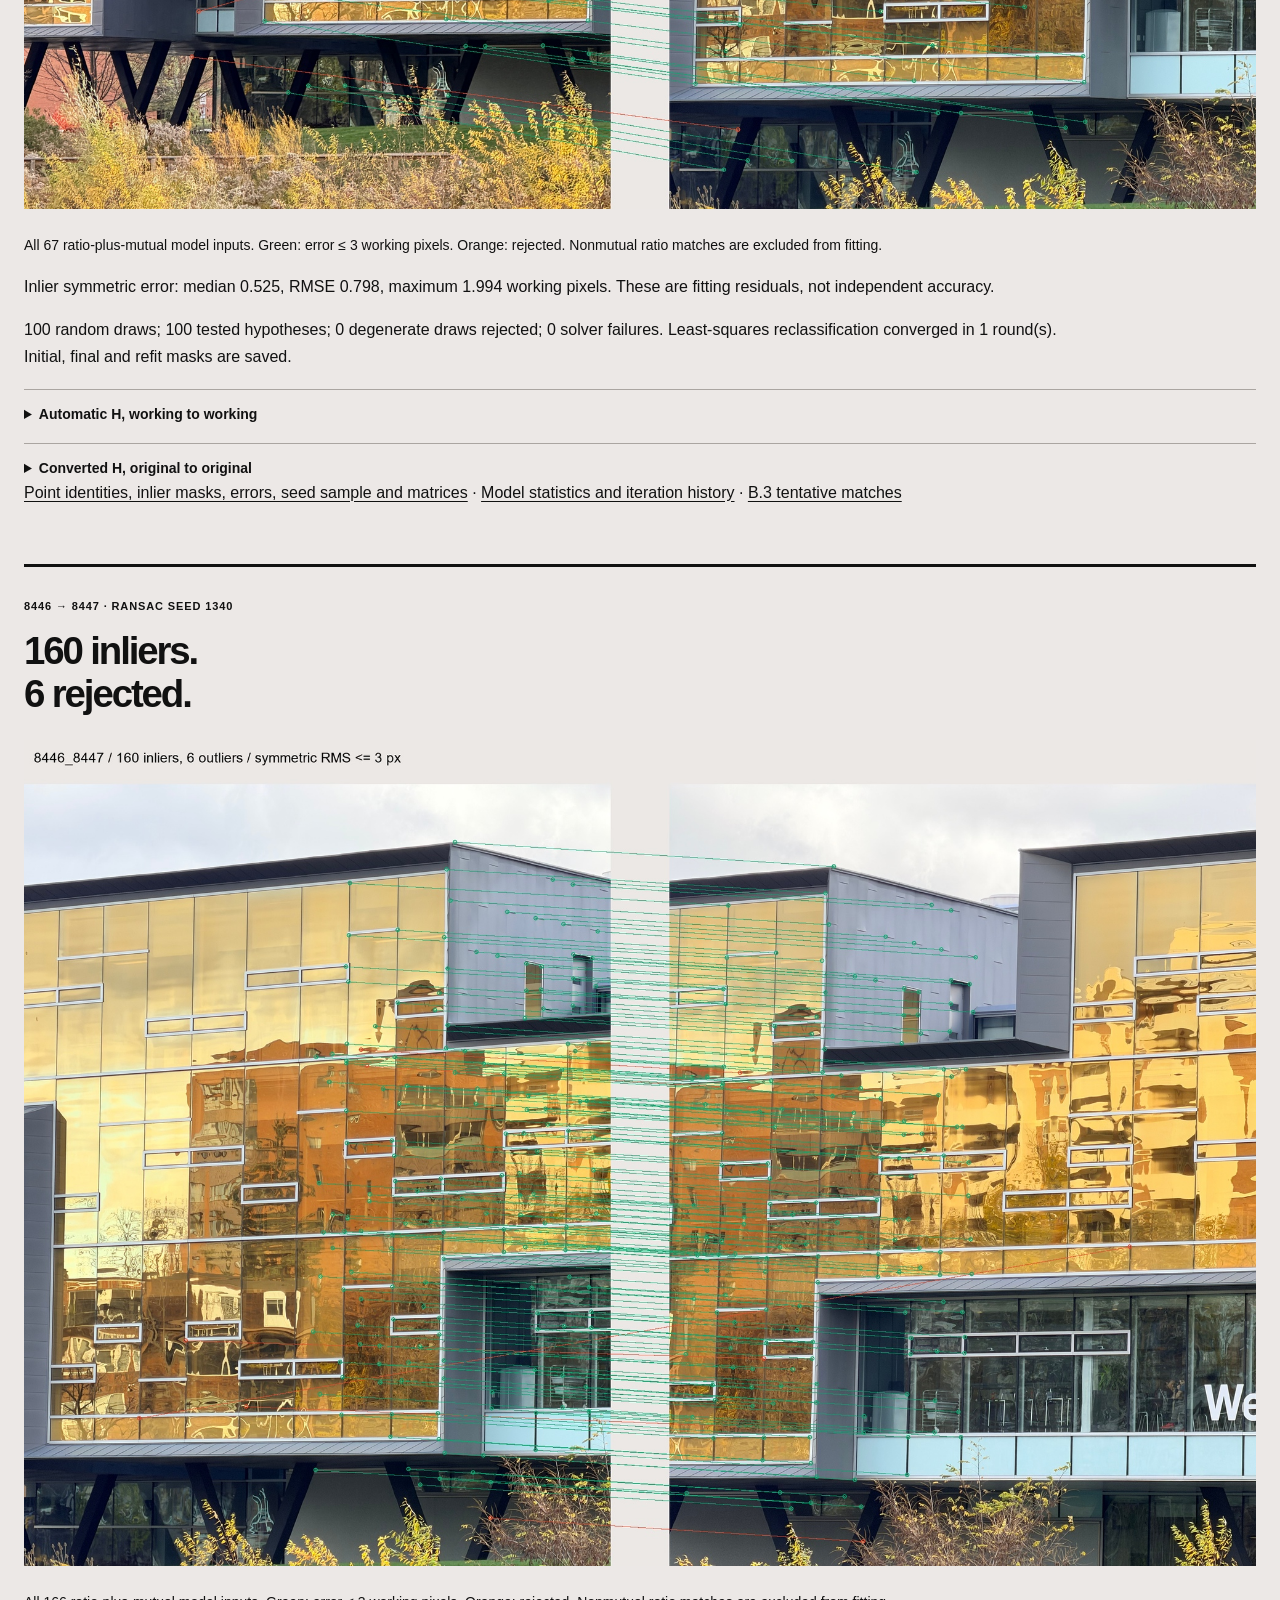
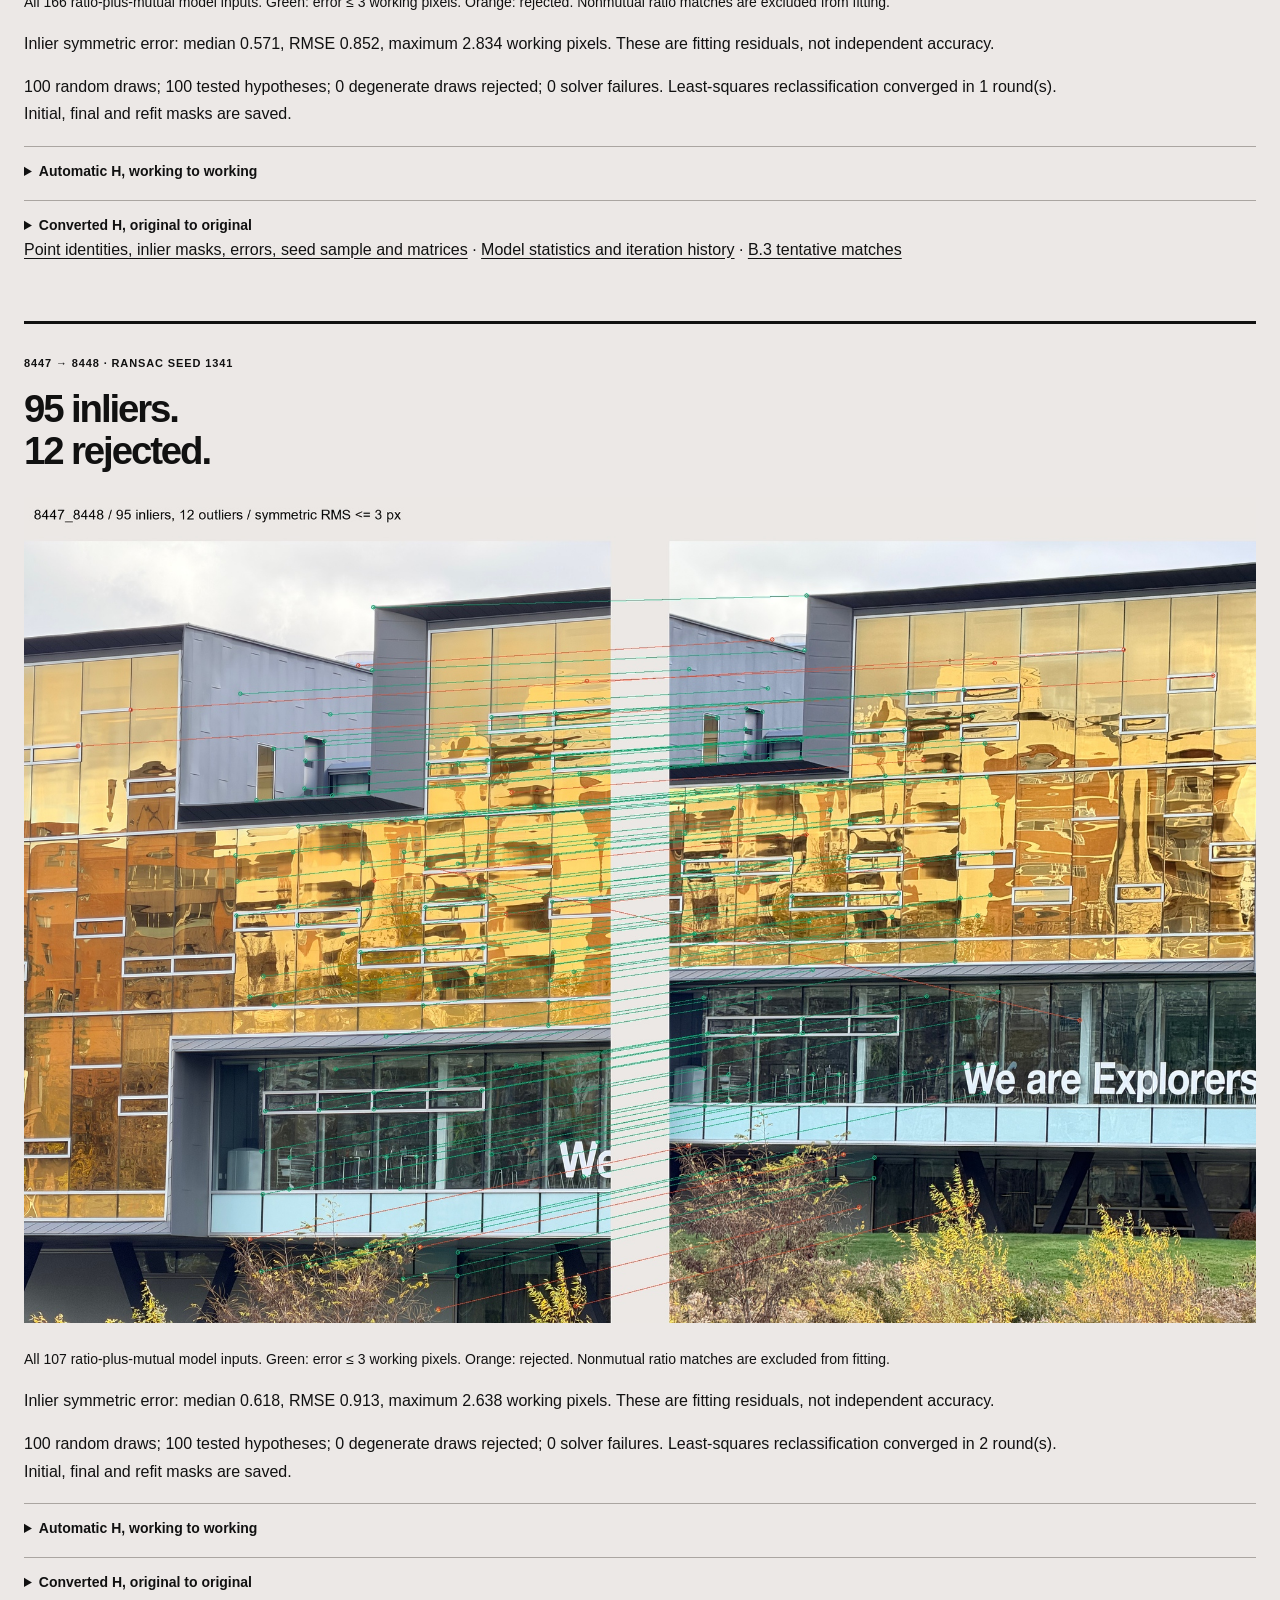
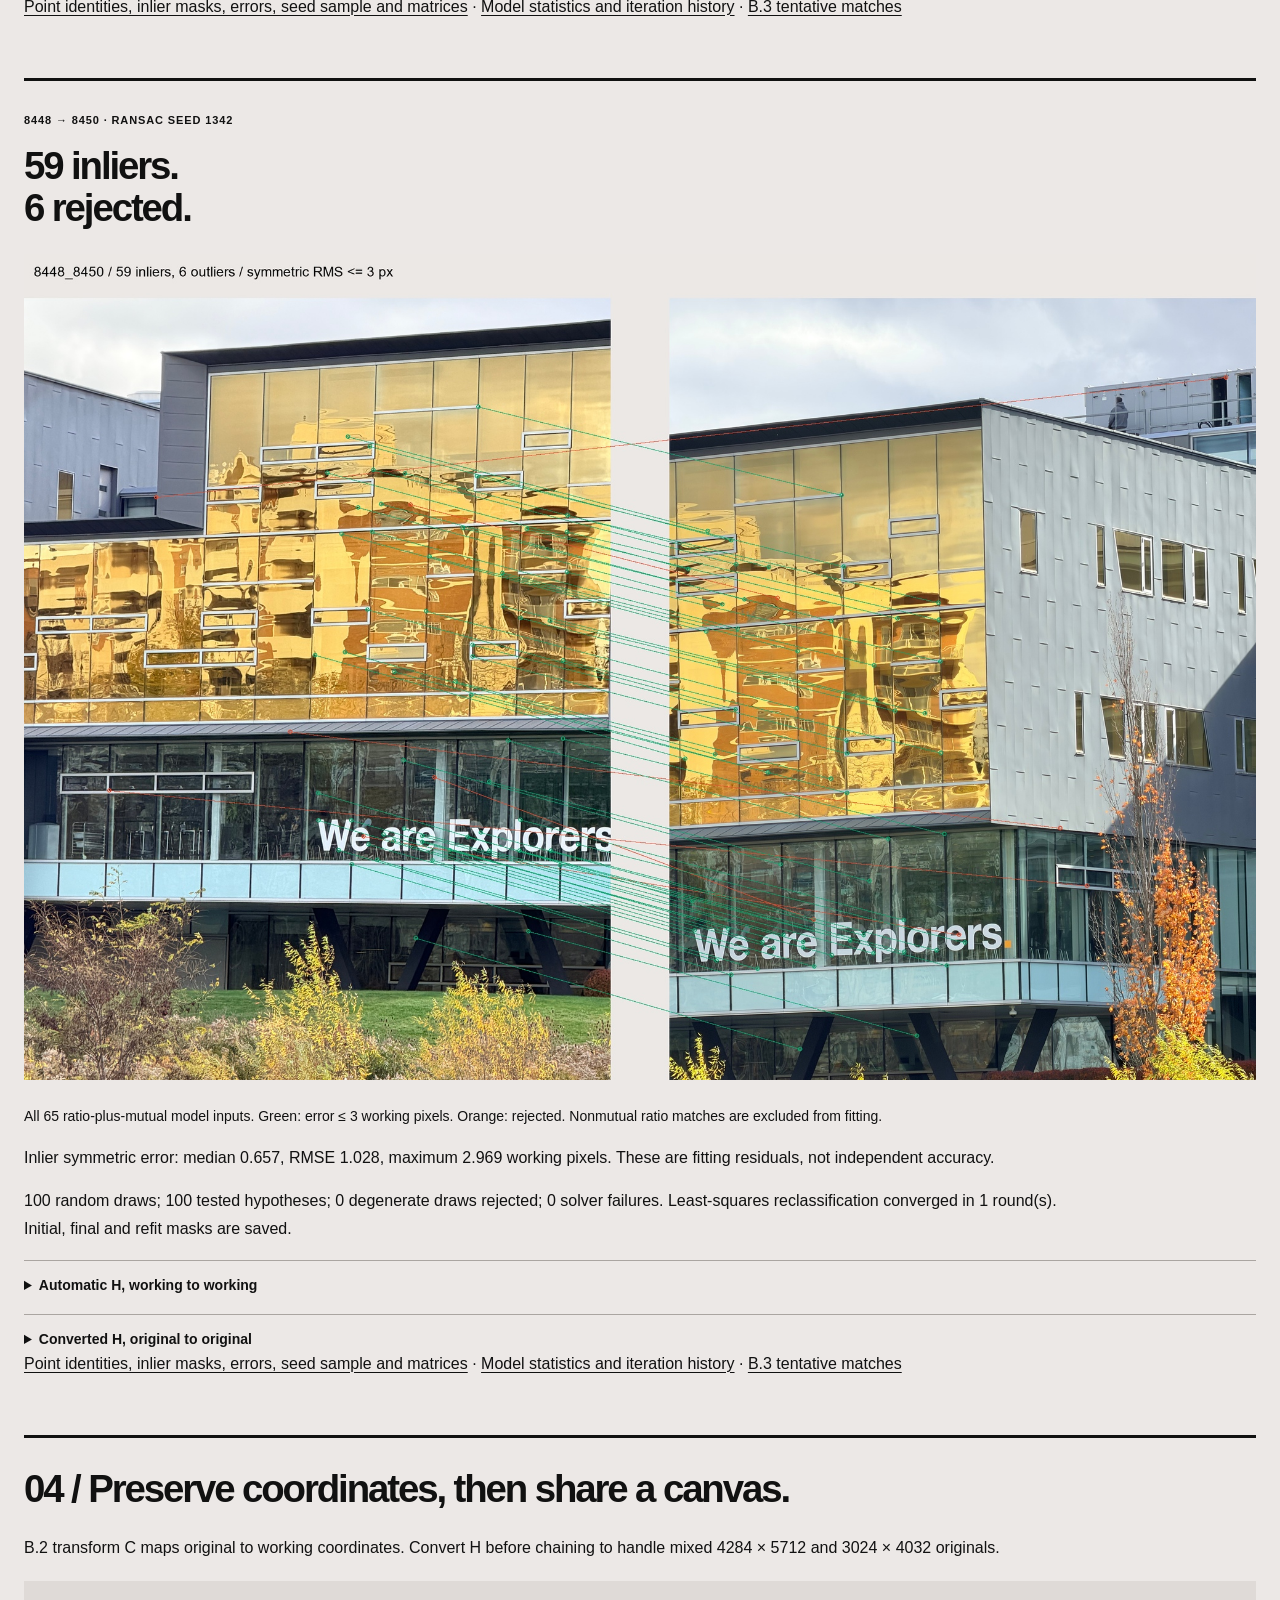
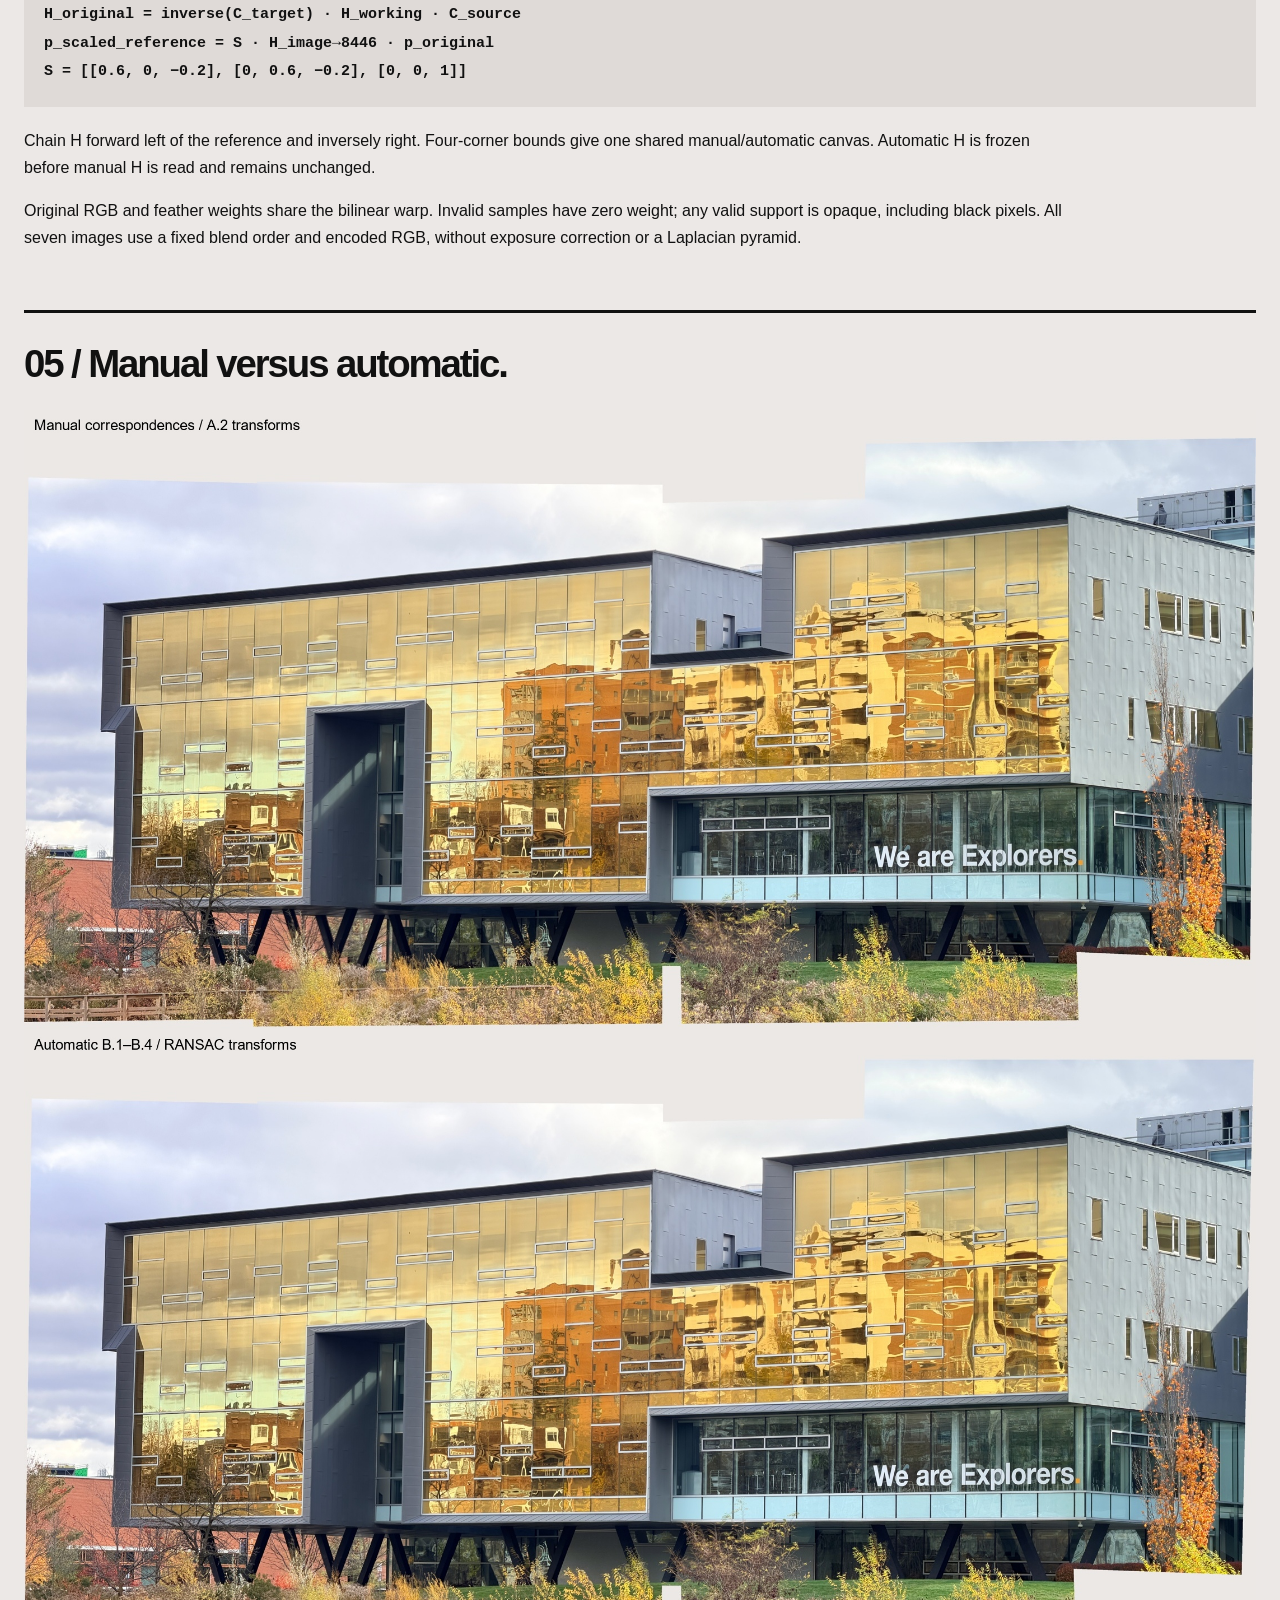
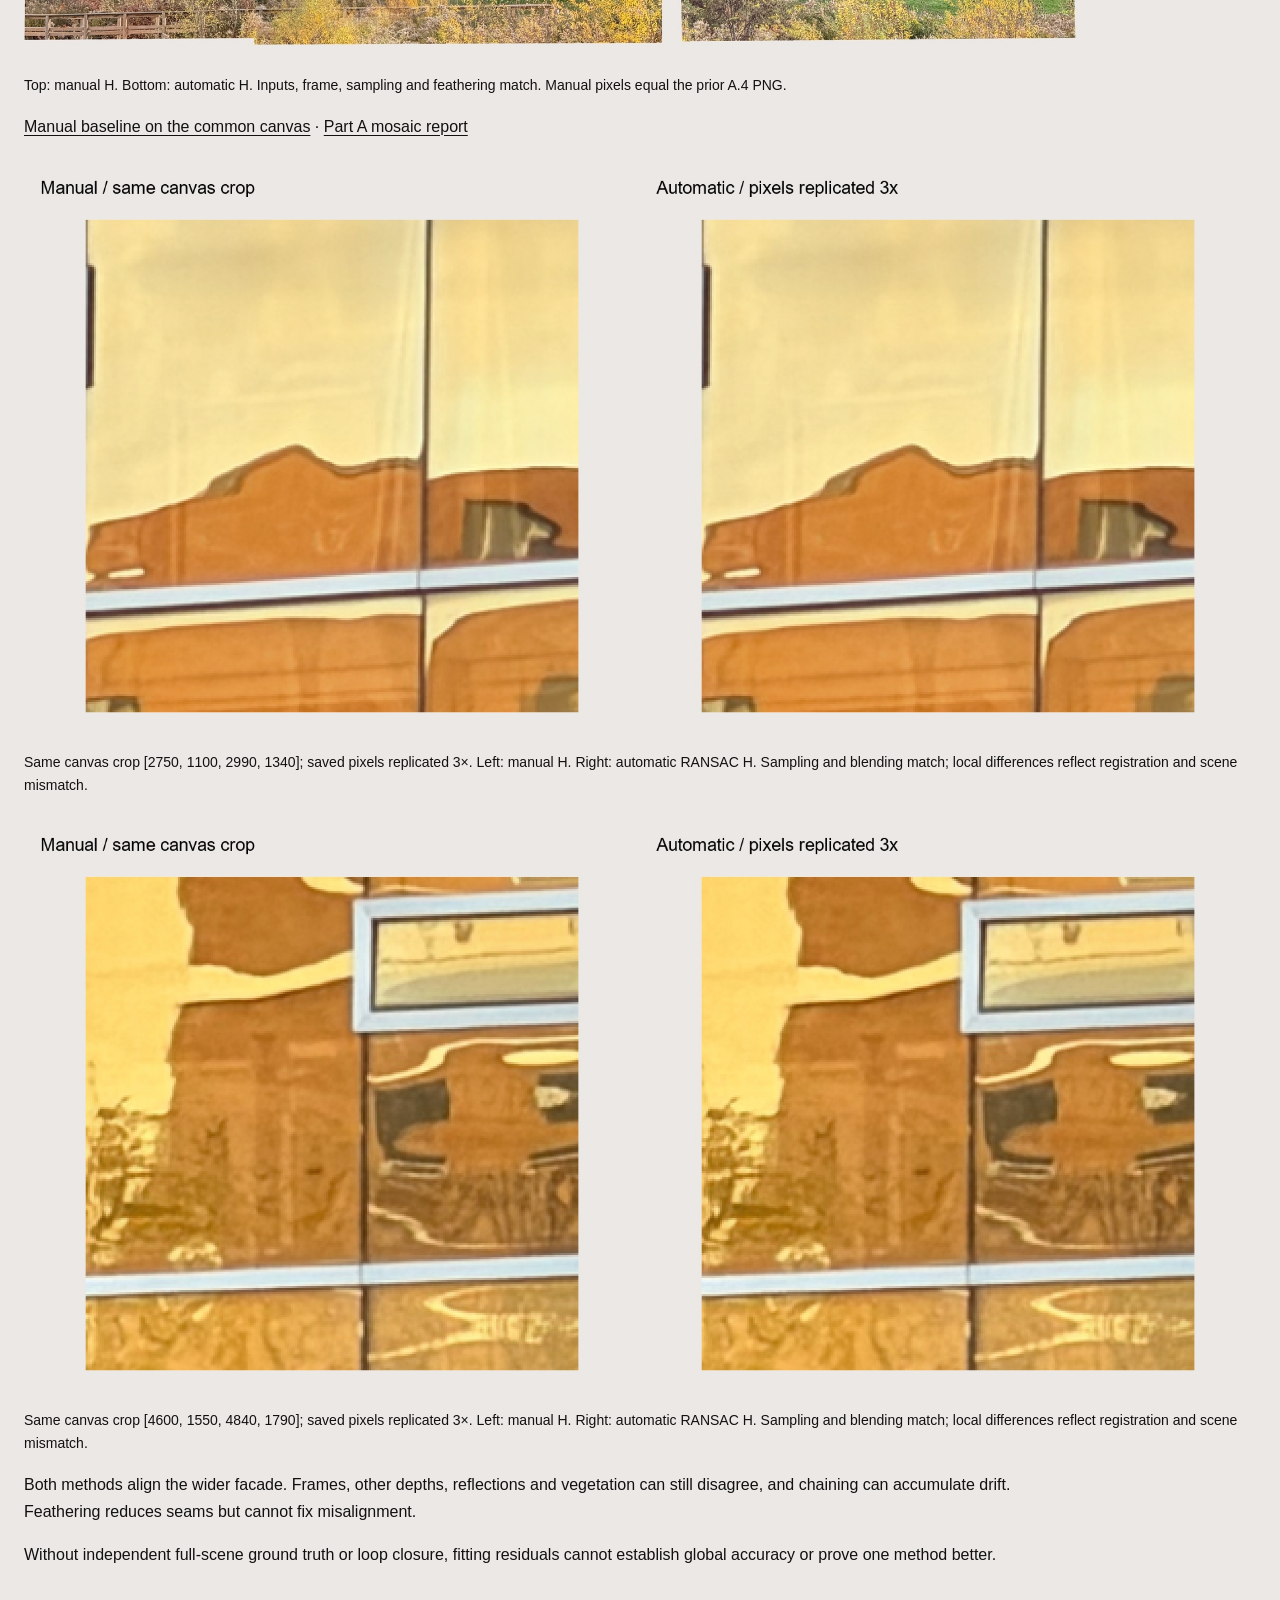
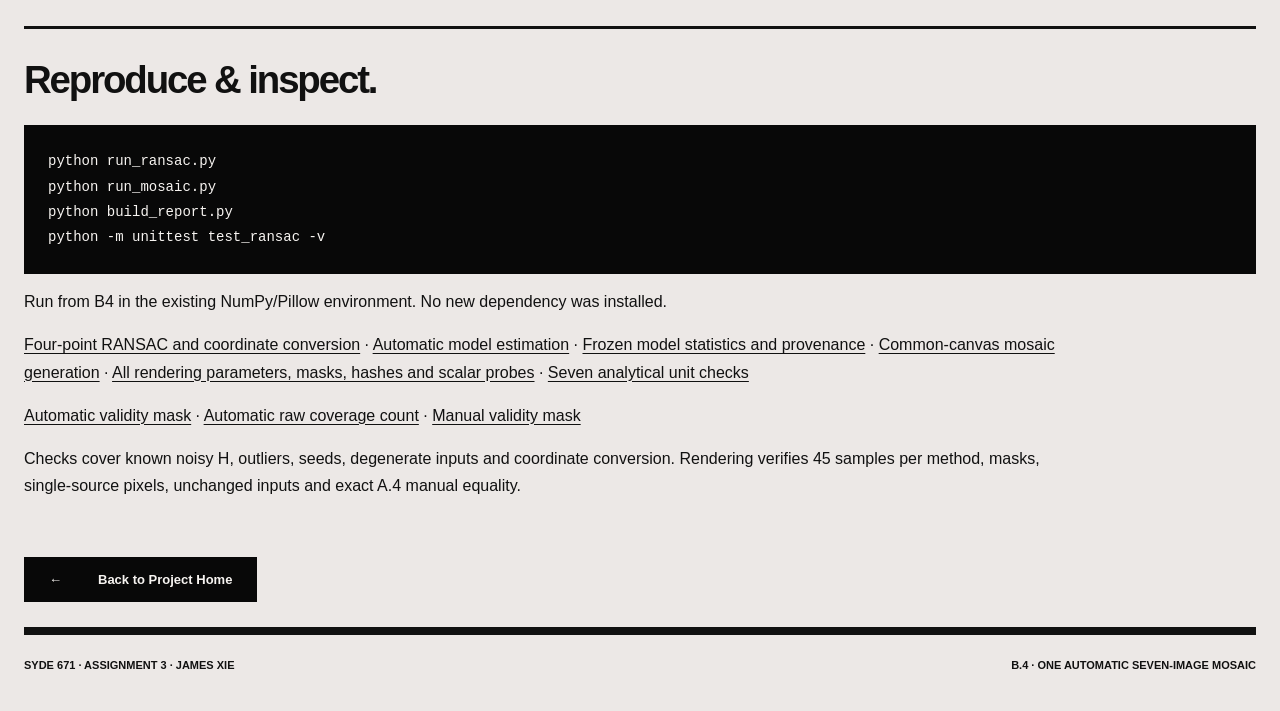
<file: B4/report.html>
<!doctype html><html lang="en"><head><meta charset="utf-8"><meta name="viewport" content="width=device-width,initial-scale=1"><title>B.4 · One Automatic Mosaic</title><link rel="stylesheet" href="../style.css"><link rel="stylesheet" href="../A3/page.css"></head><body class="report-page"><main class="shell">
<header class="site-header"><a class="brand" href="../index.html">Stitching Photo<br>Mosaics</a><nav class="header-nav" aria-label="B.4 navigation"><a href="../index.html">Project home <span>01</span></a><a href="#result">The automatic mosaic <span>02</span></a><a href="#models">RANSAC models <span>03</span></a></nav></header>
<section class="project-hero"><p class="eyebrow">SYDE 671 · Assignment 3 · James Xie</p><h1>B.4 / ONE<br>AUTOMATIC MOSAIC.</h1><p class="project-deck">From detected corners and local descriptors to robust geometry and a wider view.</p><div class="project-hero-rule"><span>Part B · RANSAC &amp; mosaicing</span><span>1 automatic mosaic · 7 images · 6 estimated H</span></div></section>
<section class="report-section" id="result"><h2>01 / Seven views, automatically aligned.</h2><figure class="result-figure"><a href="results/automatic_mosaic.png"><img src="figures/automatic_mosaic.jpg" alt="One seven-image automatic panorama of the reflective building facade" loading="eager"></a><figcaption>IMG_8443 → 8444 → 8445 → 8446 → 8447 → 8448 → 8450. Reference: IMG_8446. Originals are sampled into a 60% reference grid. Common canvas: 6,623 × 3,165; origin (-2063, -420). Gray marks transparent PNG pixels.</figcaption></figure><p><a class="solid-link" href="results/automatic_mosaic.png">Open the automatic mosaic <span>→</span></a></p><p>The required one automatic mosaic uses seven images, above the minimum of three. The manual image is the Part A comparison baseline.</p><p>The automatic result contains 18,984,416 valid pixel centers, of which 11,414,901 have at least two source contributions. B.1–B.4 cover corners, descriptors, matches and RANSAC.</p></section>
<section class="report-section"><h2>02 / Four points propose. The rest test.</h2><p>Model inputs are B.3 ratio &lt; 0.7 plus mutual-nearest matches: 501 correspondences over six adjacent pairs. Each draw selects four distinct pairs. Repeated points or near-collinear triplets are rejected.</p><p>The handwritten A.2 solver estimates H. All inputs are scored by symmetric RMS transfer error in 1200 × 1600 working coordinates.</p><div class="formula">eᵢ = sqrt((||project(H,pᵢ)−qᵢ||²
          +||project(inverse(H),qᵢ)−pᵢ||²) / 2)
inlier iff eᵢ ≤ 3 working pixels</div><p>Invalid projections get infinite error. Select the largest consensus, breaking ties by squared error truncated at 3². Seeds are 1337–1342; target at least 100 hypotheses with a 5,000-draw cap. Adaptive stopping uses nominal confidence 0.999 and inlier fraction⁴, without guaranteeing success. The cap takes priority; all six pairs tested 100 hypotheses.</p><p>Require eight inliers, then refit and reclassify until stable, with a 20-round cap. All six models converged. Failed estimation returns no H; manual H is never substituted.</p><p>RANSAC is handwritten using NumPy linear algebra. A.3 supplies inverse bilinear sampling and A.4 supplies masked feathering; no built-in estimator or stitcher is used.</p></section>
<section class="report-section" id="models"><h2>03 / Six robust transformations.</h2><div class="scroll"><table><thead><tr><th>Pair</th><th>Model inputs</th><th>Inliers</th><th>Outliers</th><th>Inlier RMSE<br>working px</th></tr></thead><tbody><tr><td><a href="#pair-8443_8444">8443 → 8444</a></td><td>47</td><td>44</td><td>3</td><td>1.059</td></tr><tr><td><a href="#pair-8444_8445">8444 → 8445</a></td><td>49</td><td>47</td><td>2</td><td>0.875</td></tr><tr><td><a href="#pair-8445_8446">8445 → 8446</a></td><td>67</td><td>63</td><td>4</td><td>0.798</td></tr><tr><td><a href="#pair-8446_8447">8446 → 8447</a></td><td>166</td><td>160</td><td>6</td><td>0.852</td></tr><tr><td><a href="#pair-8447_8448">8447 → 8448</a></td><td>107</td><td>95</td><td>12</td><td>0.913</td></tr><tr><td><a href="#pair-8448_8450">8448 → 8450</a></td><td>65</td><td>59</td><td>6</td><td>1.028</td></tr></tbody></table></div><p>468 of 501 model inputs meet their final pairwise threshold. This measures model support, not correctness. Repeated features and different planes can still mislead the fit.</p><p>Of 552 B.3 ratio matches, 51 nonmutual pairs are excluded from fitting but retain saved residuals. Automatic estimation uses no manual A.2 points or matrices.</p></section>
<section class="report-section pair-case" id="pair-8443_8444"><p class="eyebrow">8443 → 8444 · RANSAC seed 1337</p><h2>44 inliers.<br>3 rejected.</h2><figure class="result-figure"><a href="figures/8443_8444_inliers.jpg"><img src="figures/8443_8444_inliers.jpg" alt="RANSAC inliers in green and rejected model inputs in orange for pair 8443_8444" loading="lazy"></a><figcaption>All 47 ratio-plus-mutual model inputs. Green: error ≤ 3 working pixels. Orange: rejected. Nonmutual ratio matches are excluded from fitting.</figcaption></figure><p>Inlier symmetric error: median 0.777, RMSE 1.059, maximum 2.282 working pixels. These are fitting residuals, not independent accuracy.</p><p>100 random draws; 100 tested hypotheses; 0 degenerate draws rejected; 0 solver failures. Least-squares reclassification converged in 1 round(s). Initial, final and refit masks are saved.</p><details><summary>Automatic H, working to working</summary><pre> 1.373145652  -0.002489001255  -780.5173812
 0.008736169439   1.368409925  -323.066804
 9.701718871e-06   5.410670394e-07   1</pre></details><details><summary>Converted H, original to original</summary><pre> 0.9692849229  -0.001756833354  -1967.394323
 0.006168795934   0.9659400938  -814.6205047
 2.71757833e-06   1.515599536e-07   1</pre></details><p><a href="data/8443_8444.npz">Point identities, inlier masks, errors, seed sample and matrices</a> · <a href="data/8443_8444.json">Model statistics and iteration history</a> · <a href="../B3/report.html#pair-8443_8444">B.3 tentative matches</a></p></section><section class="report-section pair-case" id="pair-8444_8445"><p class="eyebrow">8444 → 8445 · RANSAC seed 1338</p><h2>47 inliers.<br>2 rejected.</h2><figure class="result-figure"><a href="figures/8444_8445_inliers.jpg"><img src="figures/8444_8445_inliers.jpg" alt="RANSAC inliers in green and rejected model inputs in orange for pair 8444_8445" loading="lazy"></a><figcaption>All 49 ratio-plus-mutual model inputs. Green: error ≤ 3 working pixels. Orange: rejected. Nonmutual ratio matches are excluded from fitting.</figcaption></figure><p>Inlier symmetric error: median 0.634, RMSE 0.875, maximum 2.109 working pixels. These are fitting residuals, not independent accuracy.</p><p>100 random draws; 100 tested hypotheses; 0 degenerate draws rejected; 0 solver failures. Least-squares reclassification converged in 1 round(s). Initial, final and refit masks are saved.</p><details><summary>Automatic H, working to working</summary><pre> 0.7249565309  -0.003106785526  -92.66835745
 0.005923420405   0.7243619545   233.7883959
 2.563879142e-06  -1.7945754e-07   1</pre></details><details><summary>Converted H, original to original</summary><pre> 1.027023798  -0.004401374169  -330.3184661
 0.00839282565   1.026180082   835.123899
 1.01741309e-06  -7.121336072e-08   1</pre></details><p><a href="data/8444_8445.npz">Point identities, inlier masks, errors, seed sample and matrices</a> · <a href="data/8444_8445.json">Model statistics and iteration history</a> · <a href="../B3/report.html#pair-8444_8445">B.3 tentative matches</a></p></section><section class="report-section pair-case" id="pair-8445_8446"><p class="eyebrow">8445 → 8446 · RANSAC seed 1339</p><h2>63 inliers.<br>4 rejected.</h2><figure class="result-figure"><a href="figures/8445_8446_inliers.jpg"><img src="figures/8445_8446_inliers.jpg" alt="RANSAC inliers in green and rejected model inputs in orange for pair 8445_8446" loading="lazy"></a><figcaption>All 67 ratio-plus-mutual model inputs. Green: error ≤ 3 working pixels. Orange: rejected. Nonmutual ratio matches are excluded from fitting.</figcaption></figure><p>Inlier symmetric error: median 0.525, RMSE 0.798, maximum 1.994 working pixels. These are fitting residuals, not independent accuracy.</p><p>100 random draws; 100 tested hypotheses; 0 degenerate draws rejected; 0 solver failures. Least-squares reclassification converged in 1 round(s). Initial, final and refit masks are saved.</p><details><summary>Automatic H, working to working</summary><pre> 1.208166115  -0.005070606237  -535.1528577
 0.006481573203   1.201960884  -121.4858585
 6.511370594e-06  -2.814487486e-06   1</pre></details><details><summary>Converted H, original to original</summary><pre> 0.8528256608  -0.003579855388  -1348.918276
 0.004576620408   0.8484435066  -306.4809006
 1.823915759e-06  -7.883728939e-07   1</pre></details><p><a href="data/8445_8446.npz">Point identities, inlier masks, errors, seed sample and matrices</a> · <a href="data/8445_8446.json">Model statistics and iteration history</a> · <a href="../B3/report.html#pair-8445_8446">B.3 tentative matches</a></p></section><section class="report-section pair-case" id="pair-8446_8447"><p class="eyebrow">8446 → 8447 · RANSAC seed 1340</p><h2>160 inliers.<br>6 rejected.</h2><figure class="result-figure"><a href="figures/8446_8447_inliers.jpg"><img src="figures/8446_8447_inliers.jpg" alt="RANSAC inliers in green and rejected model inputs in orange for pair 8446_8447" loading="lazy"></a><figcaption>All 166 ratio-plus-mutual model inputs. Green: error ≤ 3 working pixels. Orange: rejected. Nonmutual ratio matches are excluded from fitting.</figcaption></figure><p>Inlier symmetric error: median 0.571, RMSE 0.852, maximum 2.834 working pixels. These are fitting residuals, not independent accuracy.</p><p>100 random draws; 100 tested hypotheses; 0 degenerate draws rejected; 0 solver failures. Least-squares reclassification converged in 1 round(s). Initial, final and refit masks are saved.</p><details><summary>Automatic H, working to working</summary><pre> 1.00816181  -0.01250428818  -548.1063529
 0.01667707899   1.005346527   34.7691378
 6.220615842e-06  -2.337362063e-08   1</pre></details><details><summary>Converted H, original to original</summary><pre> 1.00816557  -0.0125043186  -1381.227292
 0.01667898623   1.005348399   87.60165162
 2.468502964e-06  -9.275263618e-09   1</pre></details><p><a href="data/8446_8447.npz">Point identities, inlier masks, errors, seed sample and matrices</a> · <a href="data/8446_8447.json">Model statistics and iteration history</a> · <a href="../B3/report.html#pair-8446_8447">B.3 tentative matches</a></p></section><section class="report-section pair-case" id="pair-8447_8448"><p class="eyebrow">8447 → 8448 · RANSAC seed 1341</p><h2>95 inliers.<br>12 rejected.</h2><figure class="result-figure"><a href="figures/8447_8448_inliers.jpg"><img src="figures/8447_8448_inliers.jpg" alt="RANSAC inliers in green and rejected model inputs in orange for pair 8447_8448" loading="lazy"></a><figcaption>All 107 ratio-plus-mutual model inputs. Green: error ≤ 3 working pixels. Orange: rejected. Nonmutual ratio matches are excluded from fitting.</figcaption></figure><p>Inlier symmetric error: median 0.618, RMSE 0.913, maximum 2.638 working pixels. These are fitting residuals, not independent accuracy.</p><p>100 random draws; 100 tested hypotheses; 0 degenerate draws rejected; 0 solver failures. Least-squares reclassification converged in 2 round(s). Initial, final and refit masks are saved.</p><details><summary>Automatic H, working to working</summary><pre> 0.8817760039  -0.007642725287  -347.5017628
 0.01579029124   0.8790034857  -18.03193058
 7.741136538e-06   2.614401319e-06   1</pre></details><details><summary>Converted H, original to original</summary><pre> 1.249190521  -0.01082589483  -1240.241321
 0.02237359649   1.24526016  -64.05259086
 3.071889172e-06   1.037464081e-06   1</pre></details><p><a href="data/8447_8448.npz">Point identities, inlier masks, errors, seed sample and matrices</a> · <a href="data/8447_8448.json">Model statistics and iteration history</a> · <a href="../B3/report.html#pair-8447_8448">B.3 tentative matches</a></p></section><section class="report-section pair-case" id="pair-8448_8450"><p class="eyebrow">8448 → 8450 · RANSAC seed 1342</p><h2>59 inliers.<br>6 rejected.</h2><figure class="result-figure"><a href="figures/8448_8450_inliers.jpg"><img src="figures/8448_8450_inliers.jpg" alt="RANSAC inliers in green and rejected model inputs in orange for pair 8448_8450" loading="lazy"></a><figcaption>All 65 ratio-plus-mutual model inputs. Green: error ≤ 3 working pixels. Orange: rejected. Nonmutual ratio matches are excluded from fitting.</figcaption></figure><p>Inlier symmetric error: median 0.657, RMSE 1.028, maximum 2.969 working pixels. These are fitting residuals, not independent accuracy.</p><p>100 random draws; 100 tested hypotheses; 0 degenerate draws rejected; 0 solver failures. Least-squares reclassification converged in 1 round(s). Initial, final and refit masks are saved.</p><details><summary>Automatic H, working to working</summary><pre> 1.039335524   0.04301327257  -620.8269228
-0.03878946678   1.032356585   211.5906748
 7.620079331e-06  -6.021219686e-06   1</pre></details><details><summary>Converted H, original to original</summary><pre> 0.7336506497   0.03036104569  -1564.706501
-0.02737919364   0.7287214329   533.0675831
 2.134477232e-06  -1.686617129e-06   1</pre></details><p><a href="data/8448_8450.npz">Point identities, inlier masks, errors, seed sample and matrices</a> · <a href="data/8448_8450.json">Model statistics and iteration history</a> · <a href="../B3/report.html#pair-8448_8450">B.3 tentative matches</a></p></section>
<section class="report-section"><h2>04 / Preserve coordinates, then share a canvas.</h2><p>B.2 transform C maps original to working coordinates. Convert H before chaining to handle mixed 4284 × 5712 and 3024 × 4032 originals.</p><div class="formula">H_original = inverse(C_target) · H_working · C_source
p_scaled_reference = S · H_image→8446 · p_original
S = [[0.6, 0, −0.2], [0, 0.6, −0.2], [0, 0, 1]]</div><p>Chain H forward left of the reference and inversely right. Four-corner bounds give one shared manual/automatic canvas. Automatic H is frozen before manual H is read and remains unchanged.</p><p>Original RGB and feather weights share the bilinear warp. Invalid samples have zero weight; any valid support is opaque, including black pixels. All seven images use a fixed blend order and encoded RGB, without exposure correction or a Laplacian pyramid.</p></section>
<section class="report-section" id="comparison"><h2>05 / Manual versus automatic.</h2><figure class="result-figure"><a href="figures/manual_vs_automatic.jpg"><img src="figures/manual_vs_automatic.jpg" alt="Same-image manual and automatic mosaics on the identical common canvas" loading="lazy"></a><figcaption>Top: manual H. Bottom: automatic H. Inputs, frame, sampling and feathering match. Manual pixels equal the prior A.4 PNG.</figcaption></figure><p><a href="results/manual_mosaic.png">Manual baseline on the common canvas</a> · <a href="../A4/report.html">Part A mosaic report</a></p><figure class="result-figure"><a href="figures/detail_1.jpg"><img src="figures/detail_1.jpg" alt="Same canvas crop comparing manual and automatic seven-image mosaics" loading="lazy"></a><figcaption>Same canvas crop [2750, 1100, 2990, 1340]; saved pixels replicated 3×. Left: manual H. Right: automatic RANSAC H. Sampling and blending match; local differences reflect registration and scene mismatch.</figcaption></figure><figure class="result-figure"><a href="figures/detail_2.jpg"><img src="figures/detail_2.jpg" alt="Same canvas crop comparing manual and automatic seven-image mosaics" loading="lazy"></a><figcaption>Same canvas crop [4600, 1550, 4840, 1790]; saved pixels replicated 3×. Left: manual H. Right: automatic RANSAC H. Sampling and blending match; local differences reflect registration and scene mismatch.</figcaption></figure><p>Both methods align the wider facade. Frames, other depths, reflections and vegetation can still disagree, and chaining can accumulate drift. Feathering reduces seams but cannot fix misalignment.</p><p>Without independent full-scene ground truth or loop closure, fitting residuals cannot establish global accuracy or prove one method better.</p></section>
<section class="report-section"><h2>Reproduce &amp; inspect.</h2><pre>python run_ransac.py
python run_mosaic.py
python build_report.py
python -m unittest test_ransac -v</pre><p>Run from B4 in the existing NumPy/Pillow environment. No new dependency was installed.</p><p><a href="ransac.py">Four-point RANSAC and coordinate conversion</a> · <a href="run_ransac.py">Automatic model estimation</a> · <a href="automatic_homographies.json">Frozen model statistics and provenance</a> · <a href="run_mosaic.py">Common-canvas mosaic generation</a> · <a href="mosaic_measurements.json">All rendering parameters, masks, hashes and scalar probes</a> · <a href="test_ransac.py">Seven analytical unit checks</a></p><p><a href="results/automatic_union_mask.png">Automatic validity mask</a> · <a href="results/automatic_coverage_count.png">Automatic raw coverage count</a> · <a href="results/manual_union_mask.png">Manual validity mask</a></p><p>Checks cover known noisy H, outliers, seeds, degenerate inputs and coordinate conversion. Rendering verifies 45 samples per method, masks, single-source pixels, unchanged inputs and exact A.4 manual equality.</p></section>
<nav class="project-home-nav" aria-label="Project navigation"><a class="solid-link" href="../index.html"><span aria-hidden="true">&larr;</span>Back to Project Home</a></nav>
<footer class="site-footer"><span>SYDE 671 · Assignment 3 · James Xie</span><span>B.4 · One automatic seven-image mosaic</span></footer></main></body></html>
</file>
<file: style.css>
/* Shared editorial style, adapted from Assignment 2's local stylesheet. */
:root {
  --paper: #ece8e6;
  --paper-deep: #dfdad7;
  --ink: #111;
  --muted: #4e4b49;
  --line: #aaa5a1;
  --dark: #080808;
  --light: #f7f4f1;
  font-family: Arial, Helvetica, sans-serif;
  color: var(--ink);
  background: var(--paper);
  color-scheme: light;
}
* { box-sizing: border-box; }
html { scroll-behavior: smooth; scroll-padding-top: 24px; }
body { margin: 0; min-width: 320px; }
img { display: block; max-width: 100%; height: auto; }
a { color: inherit; text-decoration: none; }
a:focus-visible, summary:focus-visible { outline: 3px solid var(--ink); outline-offset: 5px; }
.shell { width: min(100% - 48px, 1500px); margin-inline: auto; }
h1, h2, h3, p, figure { margin-top: 0; }
h1, h2, h3 { font-family: Arial, Helvetica, sans-serif; font-weight: 900; letter-spacing: -.055em; }
h2 { font-size: clamp(28px, 3vw, 44px); line-height: 1.1; margin-bottom: 24px; overflow-wrap: anywhere; }
h3 { font-size: 24px; margin-top: 30px; }
p { line-height: 1.7; max-width: 1050px; }
.site-header { display: flex; align-items: flex-start; justify-content: space-between; gap: 32px; margin-top: 24px; padding: 13px 0 18px; border-top: 8px solid var(--ink); border-bottom: 8px solid var(--ink); }
.brand { display: inline-flex; max-width: 440px; font-family: Georgia, 'Times New Roman', serif; font-size: clamp(28px, 3vw, 43px); font-weight: 900; letter-spacing: -.085em; text-transform: uppercase; line-height: .86; padding-top: 4px; }
.header-nav { display: flex; flex-direction: column; width: 280px; font-size: 14px; font-weight: 800; text-transform: uppercase; line-height: 1.15; }
.header-nav a { display: flex; justify-content: space-between; gap: 14px; padding: 7px 0; border-bottom: 2px solid var(--ink); }
.header-nav a:last-child { border-bottom: 0; }
.header-nav a:hover, .header-nav a[aria-current] { text-decoration: underline; text-underline-offset: 3px; }
.eyebrow { margin: 0; font-size: 11px; font-weight: 800; letter-spacing: .08em; text-transform: uppercase; }
.project-hero { padding-block: 20px 30px; }
.project-hero > .eyebrow { margin-top: 48px; }
.project-hero h1 { padding: 38px 4%; background: var(--dark); color: var(--light); margin: 20px 0 26px; font-size: clamp(62px, 8vw, 125px); line-height: .99; overflow-wrap: anywhere; }
.project-deck { max-width: 850px; font-size: 19px; line-height: 1.55; margin: 0; }
.project-hero-rule { display: flex; justify-content: space-between; flex-wrap: wrap; gap: 12px 25px; border-top: 3px solid var(--ink); margin-top: 28px; padding-top: 15px; font-size: 11px; font-weight: 800; text-transform: uppercase; }
.site-footer { display: flex; justify-content: space-between; align-items: start; flex-wrap: wrap; gap: 25px; border-top: 8px solid var(--ink); margin-top: 25px; padding-block: 24px 40px; font-size: 11px; font-weight: 700; text-transform: uppercase; }
.site-footer p { margin: 0; max-width: 800px; }
.site-footer a, p a, .resource-links a { text-decoration: underline; text-underline-offset: 3px; }
.section-heading { display: flex; align-items: end; justify-content: space-between; gap: 30px; border-top: 8px solid var(--ink); padding-top: 18px; margin-bottom: 32px; }
.section-heading h2 { font-size: clamp(37px, 4.5vw, 68px); line-height: 1.02; margin: 12px 0 0; }
.section-heading > p { max-width: 330px; color: var(--muted); font-size: 14px; line-height: 1.5; margin: 0; }
.project-index { padding-block: 35px 55px; }
.study-row { display: grid; grid-template-columns: minmax(0, .9fr) minmax(0, 1.1fr); gap: 38px; border-bottom: 3px solid var(--ink); padding: 0 0 30px; margin-bottom: 32px; }
.study-copy h3 { font-size: clamp(30px, 3.5vw, 50px); line-height: 1.02; margin: 18px 0; }
.study-copy p { max-width: 610px; }
.study-image { display: flex; align-items: center; min-width: 0; background: var(--paper-deep); }
.study-image img { width: 100%; }
.solid-link { background: var(--dark); color: var(--light); padding: 15px 25px; display: inline-flex; align-items: center; justify-content: space-between; gap: 36px; min-width: 200px; font-size: 13px; font-weight: 800; }
.solid-link:hover { background: #393633; }
.photo-section { padding-block: 10px 55px; }
.photo-grid { display: grid; grid-template-columns: repeat(3, minmax(0, 1fr)); gap: 16px; }
.photo-grid figure { min-width: 0; margin: 0; }
.photo-grid img { width: 100%; }
.photo-grid figcaption { border-top: 3px solid var(--ink); margin-top: 12px; padding-top: 10px; font-size: 11px; font-weight: 800; line-height: 1.6; }
.photo-grid figcaption span { display: block; color: var(--muted); font-weight: 400; }
.source-note { margin: 24px 0 0; font-size: 14px; }
.upcoming { padding-block: 10px 45px; }
.upcoming-grid { display: grid; grid-template-columns: repeat(2, minmax(0, 1fr)); gap: 30px; }
.upcoming-grid article { border-top: 2px solid var(--ink); padding-top: 16px; }
.upcoming-grid h3 { font-size: 26px; margin: 13px 0; }
.upcoming-grid p { font-size: 14px; color: var(--muted); }
.report-page .project-hero h1 { font-size: clamp(38px, 6vw, 84px); }
.report-section { padding-block: 30px 42px; border-top: 3px solid var(--ink); min-width: 0; }
.report-section > .eyebrow { margin-bottom: 15px; }
.report-section img { width: 100%; margin-block: 25px; }
pre { background: var(--dark); color: var(--light); padding: 24px; overflow-x: auto; font: 14px/1.8 Consolas, 'Courier New', monospace; white-space: pre; max-width: 100%; }
code { font: .92em Consolas, 'Courier New', monospace; }
.formula { padding: 20px; margin-block: 20px; background: var(--paper-deep); font: 700 15px/1.9 Consolas, 'Courier New', monospace; white-space: pre-wrap; overflow-x: auto; max-width: 100%; }
.metrics { display: grid; grid-template-columns: repeat(3, minmax(0, 1fr)); margin: 24px 0 30px; border-top: 3px solid var(--ink); border-bottom: 3px solid var(--ink); }
.metrics > div { padding: 20px; border-right: 1px solid var(--line); }
.metrics > div:first-child { padding-left: 0; }
.metrics > div:last-child { border-right: 0; }
.metrics strong { display: block; font-size: clamp(25px, 2.4vw, 38px); font-weight: 900; letter-spacing: -.04em; line-height: 1.1; margin-bottom: 10px; }
.metrics span { font-size: 12px; color: var(--muted); line-height: 1.5; }
.scroll { overflow-x: auto; max-width: 100%; }
table { border-collapse: collapse; width: 100%; margin-bottom: 22px; }
th, td { padding: 12px; text-align: left; border-bottom: 1px solid var(--line); font-size: 14px; }
thead { background: var(--dark); color: var(--light); }
table a { text-decoration: underline; text-underline-offset: 3px; }
.note, .warning { border-left: 4px solid var(--ink); background: var(--paper-deep); padding: 18px 22px; line-height: 1.7; margin-block: 22px; }
details { border-top: 1px solid var(--line); margin-top: 18px; padding-top: 14px; }
summary { cursor: pointer; font-size: 14px; font-weight: 800; line-height: 1.5; }
@media (max-width: 900px) {
  .shell { width: calc(100% - 36px); }
  .photo-grid { grid-template-columns: repeat(2, minmax(0, 1fr)); gap: 24px 16px; }
  .study-row { gap: 25px; }
}
@media (max-width: 640px) {
  .shell { width: calc(100% - 28px); }
  .site-header { margin-top: 14px; gap: 16px; border-width: 6px; }
  .brand { font-size: clamp(24px, 6.5vw, 36px); }
  .header-nav { width: 116px; flex-shrink: 0; font-size: 11px; }
  .header-nav a { padding-block: 6px; }
  .project-hero > .eyebrow { margin-top: 30px; }
  .project-hero h1 { font-size: clamp(36px, 10vw, 68px); padding: 26px 20px; }
  .report-page .project-hero h1 { font-size: clamp(28px, 8.7vw, 56px); }
  .project-deck { font-size: 16px; }
  .project-hero-rule { font-size: 10px; }
  .section-heading { align-items: start; flex-direction: column; gap: 18px; border-width: 6px; }
  .section-heading h2 { font-size: 40px; }
  .study-row { grid-template-columns: 1fr; gap: 24px; }
  .study-copy h3 { font-size: 36px; }
  .photo-grid { grid-template-columns: repeat(2, minmax(0, 1fr)); gap: 24px 12px; }
  .upcoming-grid { grid-template-columns: 1fr; gap: 20px; }
  .site-footer { flex-direction: column; gap: 10px; border-width: 6px; }
  .report-section { padding-block: 25px 32px; }
  .report-section h2 { font-size: 28px; }
  .metrics { grid-template-columns: 1fr; }
  .metrics > div, .metrics > div:first-child { padding: 16px 0; border-right: 0; border-bottom: 1px solid var(--line); }
  .metrics > div:last-child { border-bottom: 0; }
  pre { padding: 14px; font-size: 12px; }
  .formula { padding: 14px; font-size: 12px; }
  th, td { padding: 10px 8px; font-size: 12px; }
}
@media (max-width: 550px) {
  .report-page .site-header { flex-direction: column; }
  .report-page .header-nav { width: 100%; }
}
@media (prefers-reduced-motion: reduce) { html { scroll-behavior: auto; } }
@media print {
  :root { background: white; }
  .site-header { display: none; }
  .shell { width: 100%; }
  .project-hero h1, .report-page .project-hero h1 { font-size: 36pt; padding: 8mm; }
  .project-hero > .eyebrow { margin-top: 5mm; }
  pre { white-space: pre-wrap; overflow-wrap: anywhere; }
  .report-section { break-inside: auto; }
  h2, h3 { break-after: avoid; }
  * { -webkit-print-color-adjust: exact; print-color-adjust: exact; }
}
</file>
<file: A3/page.css>
.two-up { display:grid; grid-template-columns:repeat(2,minmax(0,1fr)); gap:28px; align-items:start; }
.two-up figure { min-width:0; margin:0; }
.two-up figcaption { font-size:13px; line-height:1.6; font-weight:700; }
.two-up img { max-height:680px; object-fit:contain; }
.checker { background:repeating-conic-gradient(#ece8e6 0% 25%,#dfdad7 0% 50%) 50% / 24px 24px; }
.method-note { font-size:14px; color:var(--muted); }
.report-section figure { margin-inline:0; }
.result-figure figcaption { font-size:14px; line-height:1.65; }
.report-section h2 { overflow-wrap:anywhere; }
@media(max-width:640px){.two-up{grid-template-columns:1fr;gap:20px}.two-up img{max-height:520px}}
</file>
<file: A4/page.css>
.source-strip{display:grid;grid-template-columns:repeat(4,minmax(0,1fr));gap:20px}
.source-strip figure{min-width:0;margin:0}
.source-strip figcaption{font-size:13px;font-weight:700;margin-top:8px}
.source-strip img{width:100%;height:auto;display:block}
.report-section details details{margin:12px 0}
@media(max-width:640px){.source-strip{grid-template-columns:repeat(2,minmax(0,1fr));gap:14px}.source-strip figcaption{font-size:11px}}
</file>
<file: B2/page.css>
.example-layout{display:grid;grid-template-columns:minmax(0,1fr) minmax(0,2.5fr);gap:26px;align-items:start}
.example-layout figure{margin:0;min-width:0}
.example-layout figcaption{font-size:13px;line-height:1.6}
.location-map img{max-height:520px;object-fit:contain}
@media(max-width:640px){.example-layout{grid-template-columns:minmax(0,1fr);gap:20px}.location-map img{max-height:420px}}
</file>
